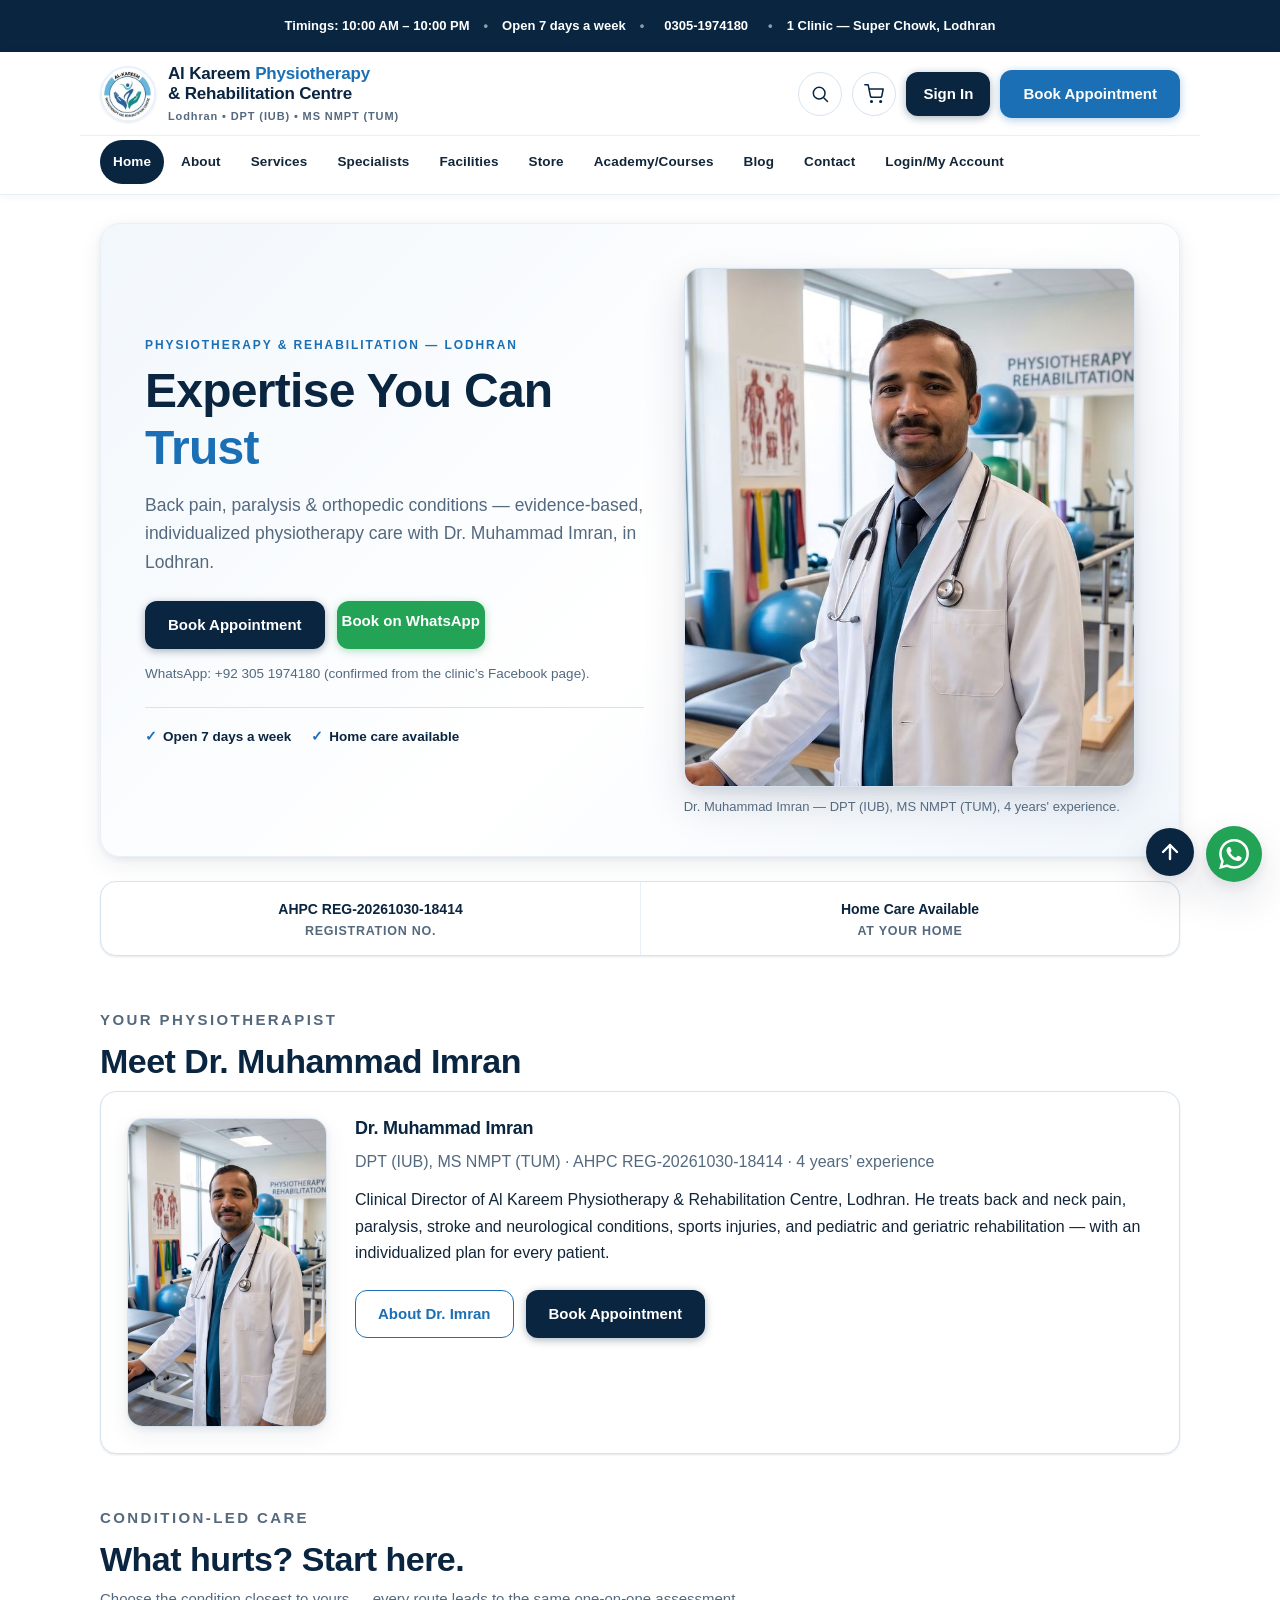
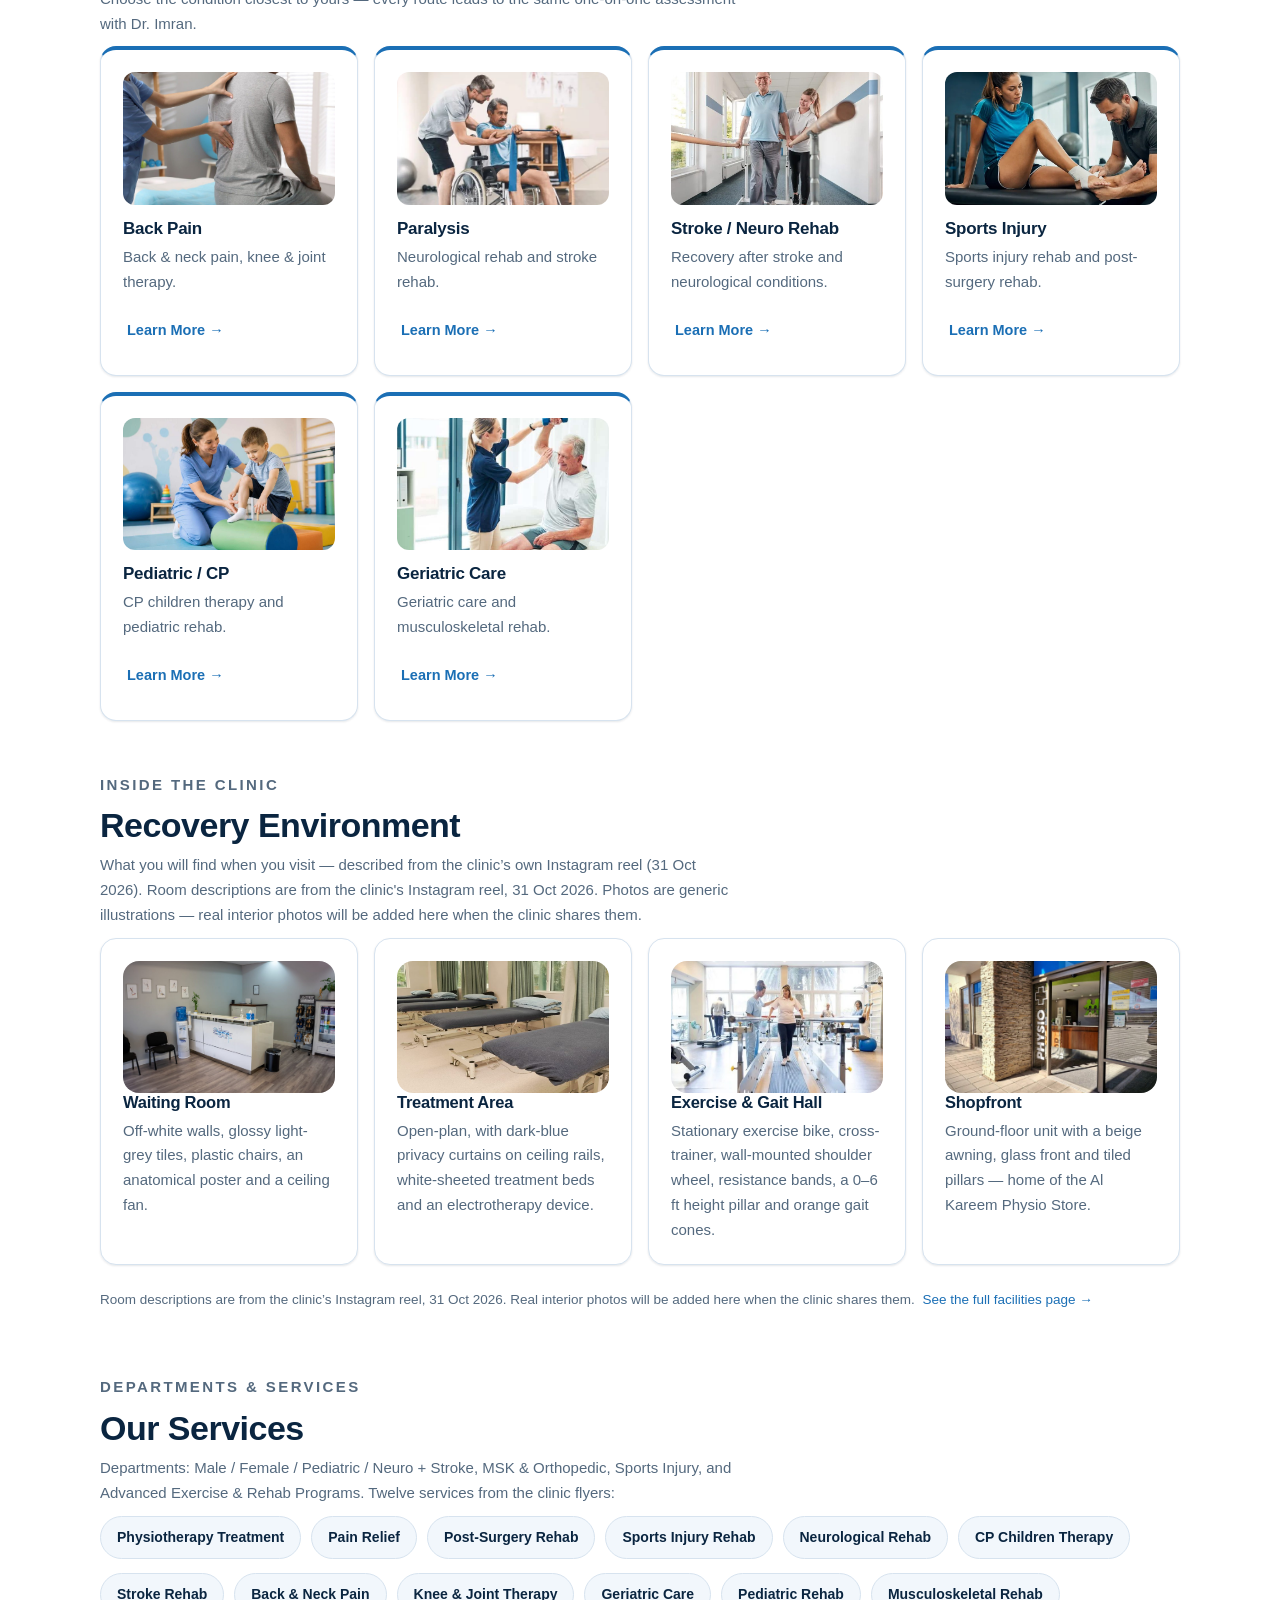
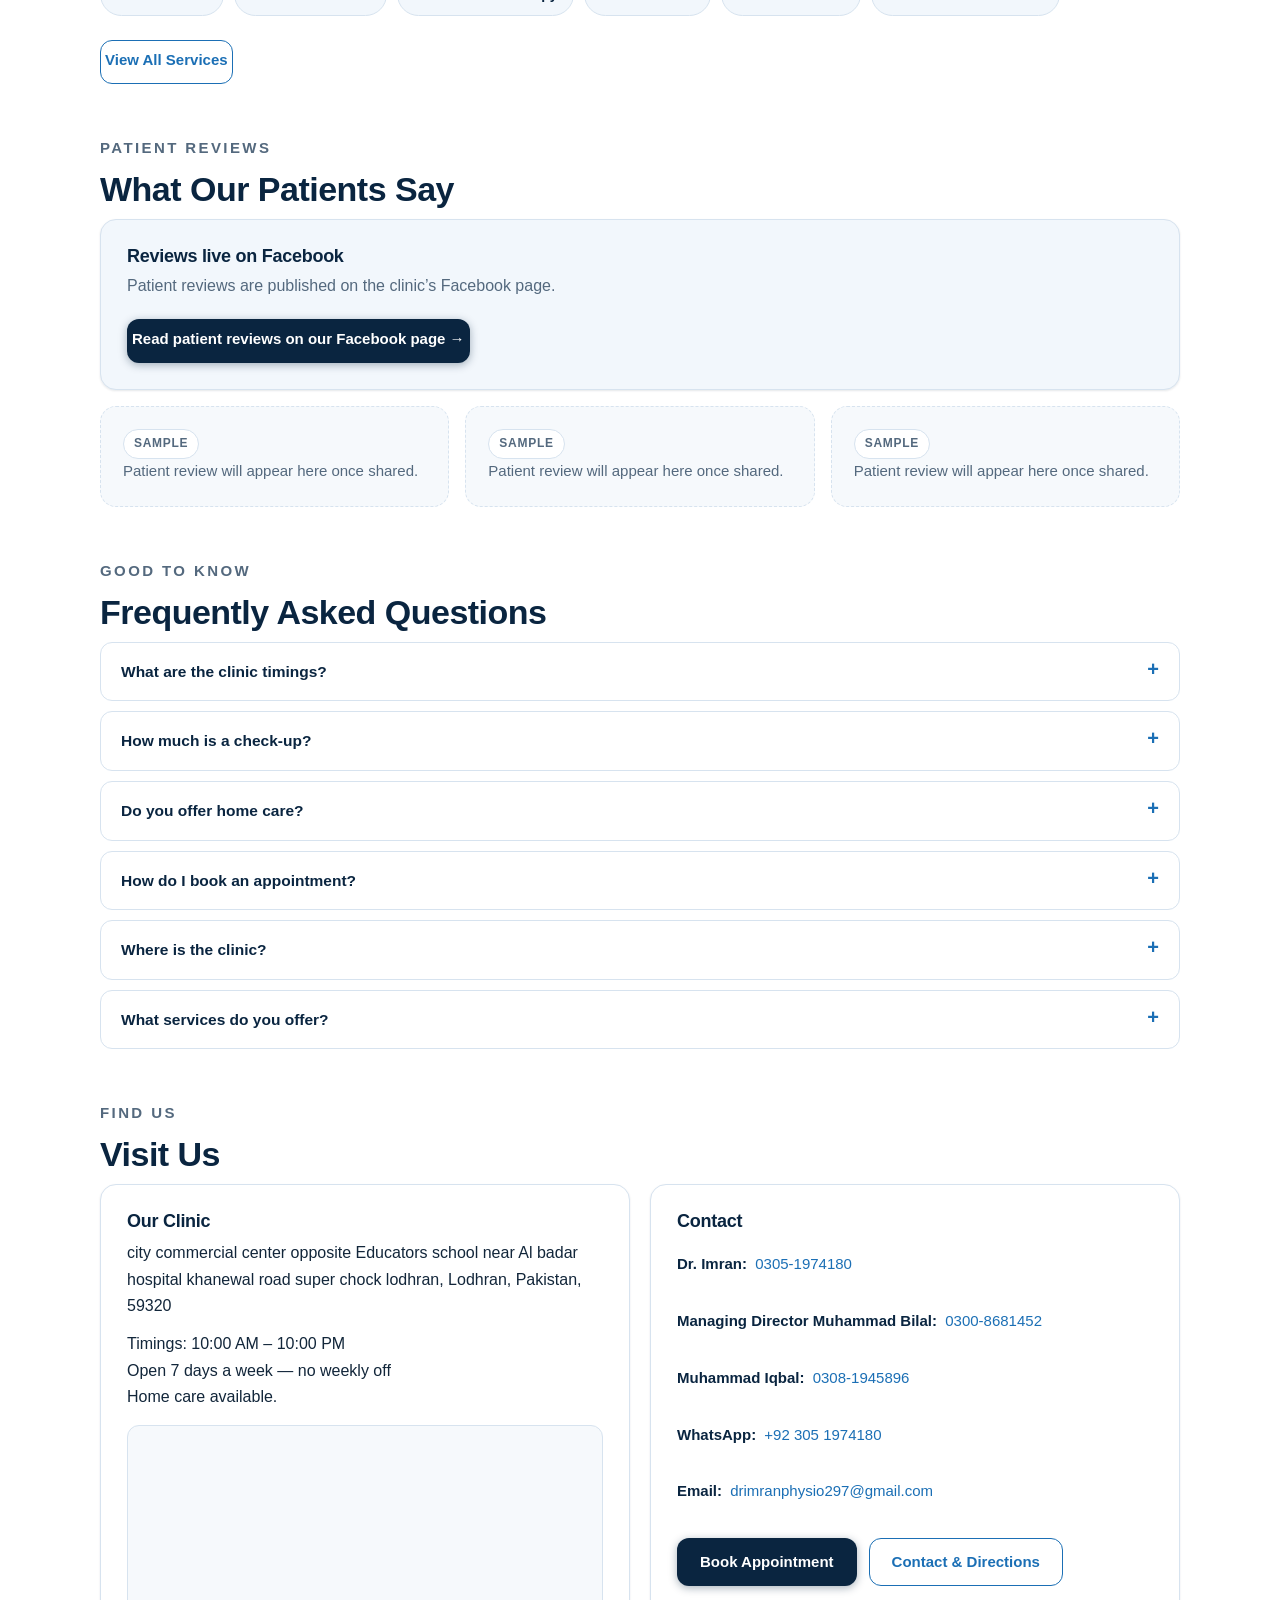
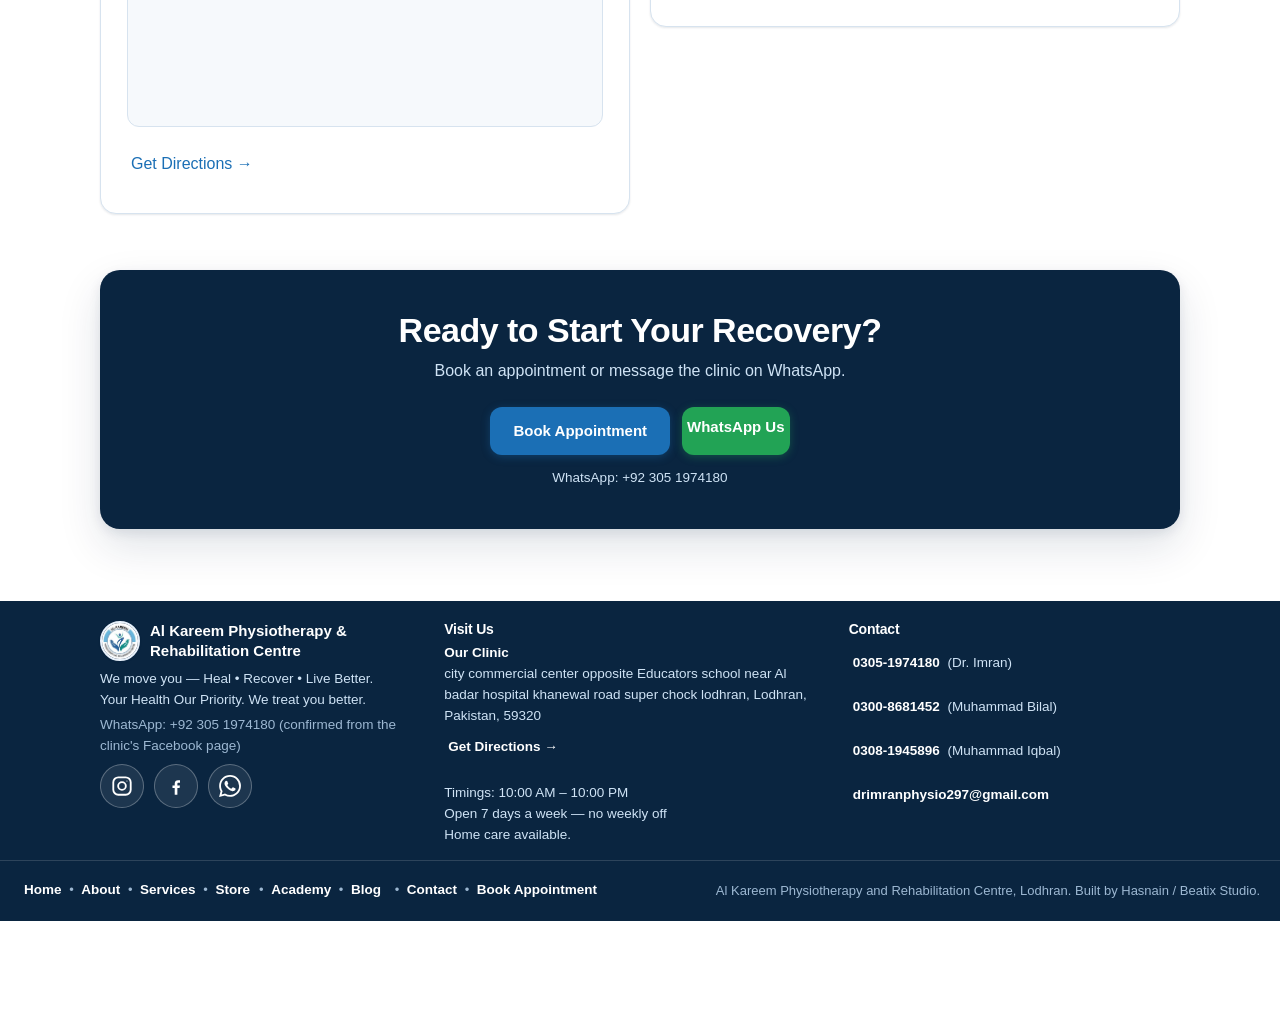
<file: index.html>
<!DOCTYPE html>
<html lang="en">
<head>
<meta charset="UTF-8">
<meta name="viewport" content="width=device-width, initial-scale=1.0">
<title>Home | Al Kareem Physiotherapy &amp; Rehabilitation Centre, Lodhran</title>
<meta name="description" content="Back pain, paralysis & orthopedic conditions — evidence-based, individualized physiotherapy care with Dr. Muhammad Imran, in Lodhran. Open 7 days, 10:00 AM – 10:00 PM.">
<link rel="stylesheet" href="style.css">
<script src="app.js" defer></script>
</head>
<body data-page="home">
<a class="skip-link" href="#main-content">Skip to main content</a>

<div class="topbar" id="top">
  <span>Timings: 10:00 AM – 10:00 PM</span>
  <span class="topbar-dot" aria-hidden="true">&bull;</span>
  <span>Open 7 days a week</span>
  <span class="topbar-dot" aria-hidden="true">&bull;</span>
  <a href="tel:03051974180">0305-1974180</a>
  <span class="topbar-dot" aria-hidden="true">&bull;</span>
  <span>1 Clinic — Super Chowk, Lodhran</span>
</div>

<header class="site">
  <div class="brand-row">
    <a class="brand-link" href="index.html">
      <img class="logo-img" src="logo.jpg" alt="Al Kareem Physiotherapy and Rehabilitation Centre logo" width="56" height="56">
      <span>
        <span class="name">Al Kareem <span>Physiotherapy</span> <br>&amp; Rehabilitation Centre</span>
        <span class="sub">Lodhran &bull; DPT (IUB) &bull; MS NMPT (TUM)</span>
      </span>
    </a>
    <div class="head-actions">
      <button class="icon-btn" id="search-toggle" type="button" aria-label="Search the site" aria-expanded="false">
        <svg viewBox="0 0 24 24" fill="none" stroke="currentColor" stroke-width="1.8" stroke-linecap="round" stroke-linejoin="round" aria-hidden="true"><circle cx="11" cy="11" r="7"/><path d="M21 21l-4.3-4.3"/></svg>
      </button>
      <button class="icon-btn" type="button" data-cart-open aria-label="Open cart">
        <svg viewBox="0 0 24 24" fill="none" stroke="currentColor" stroke-width="1.8" stroke-linecap="round" stroke-linejoin="round" aria-hidden="true"><circle cx="9" cy="21" r="1"/><circle cx="20" cy="21" r="1"/><path d="M1 1h4l2.68 13.39a2 2 0 0 0 2 1.61h9.72a2 2 0 0 0 2-1.61L23 6H6"/></svg>
        <span class="cart-count" hidden>0</span>
      </button>
      <span id="account-area">
        <a class="btn small navy" href="login.html">Sign In</a>
      </span>
      <a class="btn" href="book.html"><span class="book-full">Book Appointment</span><span class="book-short">Book</span></a>
      <button class="icon-btn hamburger-btn" id="hamburger-btn" type="button" aria-label="Open menu" aria-expanded="false">
        <svg viewBox="0 0 24 24" fill="none" stroke="currentColor" stroke-width="2" stroke-linecap="round" aria-hidden="true"><path d="M3 6h18"/><path d="M3 12h18"/><path d="M3 18h18"/></svg>
      </button>
    </div>
  </div>

  <nav class="main-nav" aria-label="Main navigation">
    <a href="index.html" class="active" aria-current="page">Home</a>
    <a href="about.html">About</a>
    <a href="services.html">Services</a>
    <a href="specialists.html">Specialists</a>
    <a href="facilities.html">Facilities</a>
    <a href="store.html">Store</a>
    <a href="academy.html">Academy/Courses</a>
    <a href="blog.html">Blog</a>
    <a href="contact.html">Contact</a>
    <a href="login.html">Login/My Account</a>
  </nav>

  <!-- Header search — expands a full-width row under the header -->
  <div class="search-row" id="global-search-row" hidden>
    <div class="search-row-inner">
      <div class="search-bar">
        <input type="search" id="global-search" placeholder="Search services, products, pages&hellip;" aria-label="Search the site" autocomplete="off">
        <button class="btn outline small" id="search-close" type="button">Close</button>
      </div>
      <div class="search-results" id="global-search-results" aria-live="polite"></div>
    </div>
  </div>
</header>

<!-- Shared overlay (drawer + cart) -->
<div class="overlay" id="overlay" hidden></div>

<!-- Hamburger drawer — slides in from the right -->
<aside class="drawer" id="nav-drawer" aria-label="Menu" hidden>
  <div class="drawer-head">
    <img class="logo-img" src="logo.jpg" alt="Al Kareem Physiotherapy and Rehabilitation Centre logo" width="44" height="44">
    <span class="drawer-title">Al Kareem<br>Physiotherapy</span>
    <button class="icon-btn" id="drawer-close" type="button" aria-label="Close menu">
      <svg viewBox="0 0 24 24" fill="none" stroke="currentColor" stroke-width="2" stroke-linecap="round" aria-hidden="true"><path d="M18 6L6 18"/><path d="M6 6l12 12"/></svg>
    </button>
  </div>
  <nav class="drawer-nav" aria-label="Mobile navigation">
    <a href="index.html" class="active" aria-current="page">Home</a>
    <a href="about.html">About</a>
    <a href="services.html">Services</a>
    <a href="specialists.html">Specialists</a>
    <a href="facilities.html">Facilities</a>
    <a href="store.html">Store</a>
    <a href="academy.html">Academy/Courses</a>
    <a href="blog.html">Blog</a>
    <a href="contact.html">Contact</a>
    <a href="login.html">Login/My Account</a>
  </nav>
  <div class="drawer-account" data-show-when="logged-out">
    <a class="btn navy" href="login.html">Sign In</a>
  </div>
  <div class="drawer-account" data-show-when="logged-in" hidden>
    <p style="font-size:14px;color:var(--navy);font-weight:700;">Signed in as <span data-account-name></span> (<span data-account-role></span> demo)</p>
    <a class="btn navy" href="login.html">My Account</a>
    <p style="margin-top:10px;"><button class="link-btn" type="button" data-demo-logout>Log out</button></p>
  </div>
  <div class="drawer-book">
    <a class="btn" href="book.html">Book Appointment</a>
  </div>
  <div class="drawer-contact">
    <a href="tel:03051974180">0305-1974180</a> &bull; <a href="tel:03008681452">0300-8681452</a><br>
    Timings: 10:00 AM – 10:00 PM<br>
    Open 7 days a week<br>
    1 Clinic — Super Chowk, Lodhran
  </div>
</aside>

<!-- Cart drawer — slides in from the right -->
<aside class="cart-drawer" id="cart-drawer" aria-label="Cart" hidden>
  <div class="cart-drawer-head">
    <h2>Your Cart</h2>
    <button class="icon-btn" id="cart-close" type="button" aria-label="Close cart">
      <svg viewBox="0 0 24 24" fill="none" stroke="currentColor" stroke-width="2" stroke-linecap="round" aria-hidden="true"><path d="M18 6L6 18"/><path d="M6 6l12 12"/></svg>
    </button>
  </div>
  <div class="cart-drawer-body" id="cart-drawer-body">
    <!-- Rendered by app.js: cart lines + order summary (subtotal = Rs 850 × qty). -->
  </div>
  <div class="cart-drawer-foot" id="cart-drawer-foot" hidden>
    <button class="btn" id="place-order-demo" type="button">Place order (Demo)</button>
    <p class="cart-note">Demo — no payment step. Nothing is ordered.</p>
  </div>
</aside>
<!-- ===== HEADER BLOCK — copy ends here ===== -->

<main id="main-content">
  <section class="hero">
    <div class="hero-copy">
      <p class="eyebrow">Physiotherapy &amp; Rehabilitation &mdash; Lodhran</p>
      <h1>Expertise You Can <span class="accent">Trust</span></h1>
      <p class="lead">Back pain, paralysis &amp; orthopedic conditions &mdash; evidence-based, individualized physiotherapy care with Dr. Muhammad Imran, in Lodhran.</p>
      <div class="hero-actions">
        <a class="btn navy" href="book.html">Book Appointment</a>
        <a class="btn wa-btn" href="https://wa.me/923051974180">Book on WhatsApp</a>
      </div>
      <p class="note wa-note">WhatsApp: +92 305 1974180 (confirmed from the clinic&rsquo;s Facebook page).</p>
      <div class="hero-facts">
        <span><span class="dot" aria-hidden="true">&#10003;</span> Open 7 days a week</span>
        <span><span class="dot" aria-hidden="true">&#10003;</span> Home care available</span>
      </div>
    </div>
    <figure class="hero-media">
      <img src="doctor-web.jpg" alt="Dr. Muhammad Imran, physiotherapist at Al Kareem Physiotherapy and Rehabilitation Centre" width="720" height="1118" fetchpriority="high">
      <figcaption>Dr. Muhammad Imran — DPT (IUB), MS NMPT (TUM), 4 years' experience.</figcaption>
    </figure>
  </section>

  <section class="trust" aria-label="Credentials">
    <ul class="trust-strip trust-strip--2">
      <li class="t">AHPC REG-20261030-18414<span class="t-sub">Registration No.</span></li>
      <li class="t">Home Care Available<span class="t-sub">At your home</span></li>
    </ul>
  </section>

  <section class="doctor-strip">
    <div class="section-head">
      <p class="eyebrow">Your physiotherapist</p>
      <h2>Meet Dr. Muhammad Imran</h2>
    </div>
    <div class="panel">
      <div class="specialist-card">
        <img src="doctor-web.jpg" alt="Dr. Muhammad Imran, physiotherapist at Al Kareem Physiotherapy and Rehabilitation Centre" width="720" height="1118">
        <div>
          <h3>Dr. Muhammad Imran</h3>
          <p class="muted">DPT (IUB), MS NMPT (TUM) &middot; AHPC REG-20261030-18414 &middot; 4 years&rsquo; experience</p>
          <p>Clinical Director of Al Kareem Physiotherapy &amp; Rehabilitation Centre, Lodhran. He treats back and neck pain, paralysis, stroke and neurological conditions, sports injuries, and pediatric and geriatric rehabilitation — with an individualized plan for every patient.</p>
          <div class="hero-actions"><a class="btn outline" href="about.html">About Dr. Imran</a> <a class="btn navy" href="book.html">Book Appointment</a></div>
        </div>
      </div>
    </div>
  </section>

  <section class="conditions">
    <div class="section-head">
      <p class="eyebrow">Condition-led care</p>
      <h2>What hurts? Start here.</h2>
      <p class="section-intro">Choose the condition closest to yours — every route leads to the same one-on-one assessment with Dr. Imran.</p>
    </div>
    <div class="cards">
      <article class="card condition-card">
        <img class="card-media" src="images/back-neck.jpg" alt="Photo for illustration — Back Pain" loading="lazy">
        <h3>Back Pain</h3>
        <p>Back &amp; neck pain, knee &amp; joint therapy.</p>
        <a class="link-btn" href="services.html">Learn More &rarr;</a>
      </article>
      <article class="card condition-card">
        <img class="card-media" src="images/cond-paralysis.jpg" alt="Photo for illustration — Paralysis" loading="lazy">
        <h3>Paralysis</h3>
        <p>Neurological rehab and stroke rehab.</p>
        <a class="link-btn" href="services.html">Learn More &rarr;</a>
      </article>
      <article class="card condition-card">
        <img class="card-media" src="images/neuro-rehab.jpg" alt="Photo for illustration — Stroke / Neuro Rehab" loading="lazy">
        <h3>Stroke / Neuro Rehab</h3>
        <p>Recovery after stroke and neurological conditions.</p>
        <a class="link-btn" href="services.html">Learn More &rarr;</a>
      </article>
      <article class="card condition-card">
        <img class="card-media" src="images/sports-injury.jpg" alt="Photo for illustration — Sports Injury" loading="lazy">
        <h3>Sports Injury</h3>
        <p>Sports injury rehab and post-surgery rehab.</p>
        <a class="link-btn" href="services.html">Learn More &rarr;</a>
      </article>
      <article class="card condition-card">
        <img class="card-media" src="images/pediatric.jpg" alt="Photo for illustration — Pediatric / CP" loading="lazy">
        <h3>Pediatric / CP</h3>
        <p>CP children therapy and pediatric rehab.</p>
        <a class="link-btn" href="services.html">Learn More &rarr;</a>
      </article>
      <article class="card condition-card">
        <img class="card-media" src="images/geriatric.jpg" alt="Photo for illustration — Geriatric Care" loading="lazy">
        <h3>Geriatric Care</h3>
        <p>Geriatric care and musculoskeletal rehab.</p>
        <a class="link-btn" href="services.html">Learn More &rarr;</a>
      </article>
    </div>
  </section>

  <section class="recovery">
    <div class="section-head">
      <p class="eyebrow">Inside the clinic</p>
      <h2>Recovery Environment</h2>
      <p class="section-intro">What you will find when you visit — described from the clinic&rsquo;s own Instagram reel (31 Oct 2026). Room descriptions are from the clinic's Instagram reel, 31 Oct 2026. Photos are generic illustrations — real interior photos will be added here when the clinic shares them.</p>
    </div>
    <ul class="recovery-grid">
      <li>
        <img class="room-photo" src="images/room-waiting.jpg" alt="Photo for illustration — Waiting Room" loading="lazy">
        <h3>Waiting Room</h3>
        <p>Off-white walls, glossy light-grey tiles, plastic chairs, an anatomical poster and a ceiling fan.</p>
      </li>
      <li>
        <img class="room-photo" src="images/room-treatment.jpg" alt="Photo for illustration — Treatment Area" loading="lazy">
        <h3>Treatment Area</h3>
        <p>Open-plan, with dark-blue privacy curtains on ceiling rails, white-sheeted treatment beds and an electrotherapy device.</p>
      </li>
      <li>
        <img class="room-photo" src="images/rehab-gym.jpg" alt="Photo for illustration — Exercise &amp; Gait Hall" loading="lazy">
        <h3>Exercise &amp; Gait Hall</h3>
        <p>Stationary exercise bike, cross-trainer, wall-mounted shoulder wheel, resistance bands, a 0&ndash;6 ft height pillar and orange gait cones.</p>
      </li>
      <li>
        <img class="room-photo" src="images/room-shopfront.jpg" alt="Photo for illustration — Shopfront" loading="lazy">
        <h3>Shopfront</h3>
        <p>Ground-floor unit with a beige awning, glass front and tiled pillars — home of the Al Kareem Physio Store.</p>
      </li>
    </ul>
    <p class="recovery-note">Room descriptions are from the clinic&rsquo;s Instagram reel, 31 Oct 2026. Real interior photos will be added here when the clinic shares them. <a href="facilities.html">See the full facilities page &rarr;</a></p>
  </section>

  <section class="services-preview">
    <div class="section-head">
      <p class="eyebrow">Departments &amp; services</p>
      <h2>Our Services</h2>
      <p class="section-intro">Departments: Male / Female / Pediatric / Neuro + Stroke, MSK &amp; Orthopedic, Sports Injury, and Advanced Exercise &amp; Rehab Programs. Twelve services from the clinic flyers:</p>
    </div>
    <ul class="chips">
      <li class="chip">Physiotherapy Treatment</li>
      <li class="chip">Pain Relief</li>
      <li class="chip">Post-Surgery Rehab</li>
      <li class="chip">Sports Injury Rehab</li>
      <li class="chip">Neurological Rehab</li>
      <li class="chip">CP Children Therapy</li>
      <li class="chip">Stroke Rehab</li>
      <li class="chip">Back &amp; Neck Pain</li>
      <li class="chip">Knee &amp; Joint Therapy</li>
      <li class="chip">Geriatric Care</li>
      <li class="chip">Pediatric Rehab</li>
      <li class="chip">Musculoskeletal Rehab</li>
    </ul>
    <p><a class="btn outline" href="services.html">View All Services</a></p>
  </section>

  <section class="testimonials">
    <div class="section-head">
      <p class="eyebrow">Patient reviews</p>
      <h2>What Our Patients Say</h2>
    </div>
    <div class="panel reviews-fallback">
      <h3>Reviews live on Facebook</h3>
      <p>Patient reviews are published on the clinic&rsquo;s Facebook page.</p>
      <p><a class="btn navy" href="https://facebook.com/people/Al-Kareem-Medical-Physio-Store/100086538205155/" target="_blank" rel="noopener">Read patient reviews on our Facebook page &rarr;</a></p>
    </div>
    <div class="reviews-grid">
      <article class="card review-placeholder">
        <p><span class="review-sample-tag">Sample</span></p>
        <p>Patient review will appear here once shared.</p>
      </article>
      <article class="card review-placeholder">
        <p><span class="review-sample-tag">Sample</span></p>
        <p>Patient review will appear here once shared.</p>
      </article>
      <article class="card review-placeholder">
        <p><span class="review-sample-tag">Sample</span></p>
        <p>Patient review will appear here once shared.</p>
      </article>
    </div>
  </section>

  <section class="faq-section">
    <div class="section-head">
      <p class="eyebrow">Good to know</p>
      <h2>Frequently Asked Questions</h2>
    </div>
    <div class="faq-list">
      <details class="faq">
        <summary>What are the clinic timings?</summary>
        <p>The clinic is open 10:00 AM – 10:00 PM, 7 days a week — there is no weekly off.</p>
      </details>
      <details class="faq">
        <summary>How much is a check-up?</summary>
        <p>Check-up fee is Rs. 700 and follow-up fee is Rs. 500, as shown on the fee notice in the clinic&rsquo;s reel.</p>
      </details>
      <details class="faq">
        <summary>Do you offer home care?</summary>
        <p>Yes — home care is available. Call 0305-1974180 or message on WhatsApp to arrange it.</p>
      </details>
      <details class="faq">
        <summary>How do I book an appointment?</summary>
        <p>Call 0305-1974180, message the clinic on WhatsApp (+92 305 1974180), or fill in the booking form on this site. The online form is a preview, so please confirm your slot by call or WhatsApp.</p>
      </details>
      <details class="faq">
        <summary>Where is the clinic?</summary>
        <p>city commercial center opposite Educators school near Al badar hospital khanewal road super chock lodhran, Lodhran, Pakistan, 59320 — at Super Chowk, Lodhran. <a href="https://www.google.com/maps/dir/29.5260109,71.6148191/Al-Kareem+Physiotherapy+and+Rehabilitation,+City+Commercial+Center,+Super+Chowk,+near+Al-Badr+Orthopedic+Hospital,+Lodhr%C4%81n,+59320,+Pakistan/@29.3739324,71.7503853,15952m/data=!3m2!1e3!4b1!4m10!4m9!1m1!4e1!1m5!1m1!1s0x393b9f002cf3f8af:0xa4c2ab6760b48bb6!2m2!1d71.6392052!2d29.519655!3e9?entry=ttu&amp;g_ep=EgoyMDI2MTExOC4xIKXMDSoASAFQAw%3D%3D" target="_blank" rel="noopener">Get Directions &rarr;</a></p>
      </details>
      <details class="faq">
        <summary>What services do you offer?</summary>
        <p>Departments cover Male / Female / Pediatric / Neuro + Stroke, MSK &amp; Orthopedic, Sports Injury, and Advanced Exercise &amp; Rehab Programs — including back and neck pain, paralysis and stroke rehab, post-surgery rehab, and pediatric and geriatric care. <a href="services.html">See all services &rarr;</a></p>
      </details>
    </div>
  </section>

  <section class="branches">
    <div class="section-head">
      <p class="eyebrow">Find us</p>
      <h2>Visit Us</h2>
    </div>
    <div class="split">
      <article class="panel branch-card">
        <h3>Our Clinic</h3>
        <p>city commercial center opposite Educators school near Al badar hospital khanewal road super chock lodhran, Lodhran, Pakistan, 59320</p>
        <p>Timings: 10:00 AM – 10:00 PM<br>Open 7 days a week — no weekly off<br>Home care available.</p>
        <div class="map-frame"><iframe title="Map — Al Kareem Physiotherapy and Rehabilitation Centre, Super Chowk, Lodhran" src="https://maps.google.com/maps?q=29.519655,71.6392052&amp;output=embed" loading="lazy" referrerpolicy="no-referrer-when-downgrade" allowfullscreen></iframe></div>
        <p><a href="https://www.google.com/maps/dir/29.5260109,71.6148191/Al-Kareem+Physiotherapy+and+Rehabilitation,+City+Commercial+Center,+Super+Chowk,+near+Al-Badr+Orthopedic+Hospital,+Lodhr%C4%81n,+59320,+Pakistan/@29.3739324,71.7503853,15952m/data=!3m2!1e3!4b1!4m10!4m9!1m1!4e1!1m5!1m1!1s0x393b9f002cf3f8af:0xa4c2ab6760b48bb6!2m2!1d71.6392052!2d29.519655!3e9?entry=ttu&amp;g_ep=EgoyMDI2MTExOC4xIKXMDSoASAFQAw%3D%3D" target="_blank" rel="noopener">Get Directions &rarr;</a></p>
      </article>
      <article class="panel">
        <h3>Contact</h3>
        <ul class="contact-details">
          <li><strong>Dr. Imran:</strong> <a href="tel:03051974180">0305-1974180</a></li>
          <li><strong>Managing Director Muhammad Bilal:</strong> <a href="tel:03008681452">0300-8681452</a></li>
          <li><strong>Muhammad Iqbal:</strong> <a href="tel:03081945896">0308-1945896</a></li>
          <li><strong>WhatsApp:</strong> <a href="https://wa.me/923051974180">+92 305 1974180</a></li>
          <li><strong>Email:</strong> <a href="mailto:drimranphysio297@gmail.com">drimranphysio297@gmail.com</a></li>
        </ul>
        <div class="hero-actions"><a class="btn navy" href="book.html">Book Appointment</a> <a class="btn outline" href="contact.html">Contact &amp; Directions</a></div>
      </article>
    </div>
  </section>

  <section class="cta-band">
    <h2>Ready to Start Your Recovery?</h2>
    <p>Book an appointment or message the clinic on WhatsApp.</p>
    <div class="cta-actions">
      <a class="btn" href="book.html">Book Appointment</a>
      <a class="btn wa-btn" href="https://wa.me/923051974180">WhatsApp Us</a>
    </div>
    <p class="cta-note">WhatsApp: +92 305 1974180</p>
  </section>
</main>

<a class="wa-float" href="https://wa.me/923051974180" target="_blank" rel="noopener" aria-label="Chat on WhatsApp">
  <svg viewBox="0 0 24 24" fill="currentColor" aria-hidden="true"><path d="M17.472 14.382c-.297-.149-1.758-.867-2.03-.967-.273-.099-.471-.148-.67.15-.197.297-.767.966-.94 1.164-.173.199-.347.223-.644.075-.297-.15-1.255-.463-2.39-1.475-.883-.788-1.48-1.761-1.653-2.059-.173-.297-.018-.458.13-.606.134-.133.298-.347.446-.52.149-.174.198-.298.298-.497.099-.198.05-.371-.025-.52-.075-.149-.669-1.612-.916-2.207-.242-.579-.487-.5-.669-.51-.173-.008-.371-.01-.57-.01-.198 0-.52.074-.792.372-.272.297-1.04 1.016-1.04 2.479 0 1.462 1.065 2.875 1.213 3.074.149.198 2.096 3.2 5.077 4.487.709.306 1.262.489 1.694.625.712.227 1.36.195 1.871.118.571-.085 1.758-.719 2.006-1.413.248-.694.248-1.289.173-1.413-.074-.124-.272-.198-.57-.347m-5.421 7.403h-.004a9.87 9.87 0 0 1-5.031-1.378l-.361-.214-3.741.982.998-3.648-.235-.374a9.86 9.86 0 0 1-1.51-5.26c.001-5.45 4.436-9.884 9.888-9.884 2.64 0 5.122 1.03 6.988 2.898a9.825 9.825 0 0 1 2.893 6.994c-.003 5.45-4.437 9.884-9.885 9.884m8.413-18.297A11.815 11.815 0 0 0 12.05 0C5.495 0 .16 5.335.157 11.892c0 2.096.547 4.142 1.588 5.945L.057 24l6.305-1.654a11.882 11.882 0 0 0 5.683 1.448h.005c6.554 0 11.89-5.335 11.893-11.893a11.821 11.821 0 0 0-3.48-8.413Z"/></svg>
</a>

<div class="sticky-bar">
  <a class="btn" href="book.html">Book Appointment</a>
  <a class="btn outline" href="tel:03051974180">Call Clinic</a>
</div>

<footer>
  <div class="foot-inner">
    <div class="foot-col">
      <div class="foot-brand">
        <img class="logo-img" src="logo.jpg" alt="Al Kareem Physiotherapy and Rehabilitation Centre logo" width="56" height="56">
        <span class="foot-name">Al Kareem Physiotherapy &amp; Rehabilitation Centre</span>
      </div>
      <p class="foot-tag">We move you &mdash; Heal &bull; Recover &bull; Live Better.<br>Your Health Our Priority. We treat you better.</p>
      <p class="foot-note">WhatsApp: +92 305 1974180 (confirmed from the clinic's Facebook page)</p>
      <ul class="social-icons" aria-label="Follow us">
        <li><a class="social-icon" href="https://www.instagram.com/al_kareem.physio_rehab/" target="_blank" rel="noopener" aria-label="Instagram"><svg viewBox="0 0 24 24" fill="none" stroke="currentColor" stroke-width="2" stroke-linecap="round" stroke-linejoin="round" aria-hidden="true"><rect x="2.5" y="2.5" width="19" height="19" rx="5.5"/><circle cx="12" cy="12" r="4.2"/><circle cx="17.4" cy="6.6" r="0.6" fill="currentColor" stroke="none"/></svg></a></li>
        <li><a class="social-icon" href="https://facebook.com/people/Al-Kareem-Medical-Physio-Store/100086538205155/" target="_blank" rel="noopener" aria-label="Facebook"><svg viewBox="0 0 24 24" fill="currentColor" aria-hidden="true"><path d="M13.5 21.5v-7.2h2.42l.36-2.8H13.5V9.7c0-.81.23-1.36 1.38-1.36h1.48V5.83c-.26-.03-1.14-.11-2.16-.11-2.14 0-3.6 1.3-3.6 3.7v2.08H8.18v2.8h2.42v7.2h2.9z"/></svg></a></li>
        <li><a class="social-icon" href="https://wa.me/923051974180" target="_blank" rel="noopener" aria-label="WhatsApp"><svg viewBox="0 0 24 24" fill="currentColor" aria-hidden="true"><path d="M17.472 14.382c-.297-.149-1.758-.867-2.03-.967-.273-.099-.471-.148-.67.15-.197.297-.767.966-.94 1.164-.173.199-.347.223-.644.075-.297-.15-1.255-.463-2.39-1.475-.883-.788-1.48-1.761-1.653-2.059-.173-.297-.018-.458.13-.606.134-.133.298-.347.446-.52.149-.174.198-.298.298-.497.099-.198.05-.371-.025-.52-.075-.149-.669-1.612-.916-2.207-.242-.579-.487-.5-.669-.51-.173-.008-.371-.01-.57-.01-.198 0-.52.074-.792.372-.272.297-1.04 1.016-1.04 2.479 0 1.462 1.065 2.875 1.213 3.074.149.198 2.096 3.2 5.077 4.487.709.306 1.262.489 1.694.625.712.227 1.36.195 1.871.118.571-.085 1.758-.719 2.006-1.413.248-.694.248-1.289.173-1.413-.074-.124-.272-.198-.57-.347m-5.421 7.403h-.004a9.87 9.87 0 01-5.031-1.378l-.361-.214-3.741.982.998-3.648-.235-.374a9.86 9.86 0 01-1.51-5.26c.001-5.45 4.436-9.884 9.888-9.884 2.64 0 5.122 1.03 6.988 2.898a9.825 9.825 0 012.893 6.994c-.003 5.45-4.437 9.884-9.885 9.884m8.413-18.297A11.815 11.815 0 0012.05 0C5.495 0 .16 5.335.157 11.892c0 2.096.547 4.142 1.588 5.945L.057 24l6.305-1.654a11.882 11.882 0 005.683 1.448h.005c6.554 0 11.89-5.335 11.893-11.893a11.821 11.821 0 00-3.48-8.413Z"/></svg></a></li>
      </ul>
    </div>
    <div class="foot-col">
      <h3>Visit Us</h3>
      <p><strong>Our Clinic</strong><br>city commercial center opposite Educators school near Al badar hospital khanewal road super chock lodhran, Lodhran, Pakistan, 59320<br><a href="https://www.google.com/maps/dir/29.5260109,71.6148191/Al-Kareem+Physiotherapy+and+Rehabilitation,+City+Commercial+Center,+Super+Chowk,+near+Al-Badr+Orthopedic+Hospital,+Lodhr%C4%81n,+59320,+Pakistan/@29.3739324,71.7503853,15952m/data=!3m2!1e3!4b1!4m10!4m9!1m1!4e1!1m5!1m1!1s0x393b9f002cf3f8af:0xa4c2ab6760b48bb6!2m2!1d71.6392052!2d29.519655!3e9?entry=ttu&amp;g_ep=EgoyMDI2MTExOC4xIKXMDSoASAFQAw%3D%3D" target="_blank" rel="noopener">Get Directions &rarr;</a></p>
      <p class="foot-hours">Timings: 10:00 AM &ndash; 10:00 PM<br>Open 7 days a week &mdash; no weekly off<br>Home care available.</p>
    </div>
    <div class="foot-col">
      <h3>Contact</h3>
      <p class="foot-phones"><span><a href="tel:03051974180">0305-1974180</a> (Dr. Imran)</span><span><a href="tel:03008681452">0300-8681452</a> (Muhammad Bilal)</span><span><a href="tel:03081945896">0308-1945896</a> (Muhammad Iqbal)</span></p>
      <p class="foot-mail"><a href="mailto:drimranphysio297@gmail.com">drimranphysio297@gmail.com</a></p>
    </div>
  </div>
  <div class="bottom">
    <nav class="foot-nav" aria-label="Footer">
      <a href="index.html">Home</a> &bull; <a href="about.html">About</a> &bull; <a href="services.html">Services</a> &bull; <a href="store.html">Store</a> &bull; <a href="academy.html">Academy</a> &bull; <a href="blog.html">Blog</a> &bull; <a href="contact.html">Contact</a> &bull; <a href="book.html">Book Appointment</a>
    </nav>
    <p class="foot-credit">Al Kareem Physiotherapy and Rehabilitation Centre, Lodhran. Built by Hasnain / Beatix Studio.</p>
  </div>
</footer>


<a class="back-to-top" href="#top" aria-label="Back to top"><svg viewBox="0 0 24 24" fill="none" stroke="currentColor" stroke-width="2.4" stroke-linecap="round" stroke-linejoin="round" aria-hidden="true"><path d="M12 19V5"/><path d="M5 12l7-7 7 7"/></svg></a>
</body>
</html>
</file>
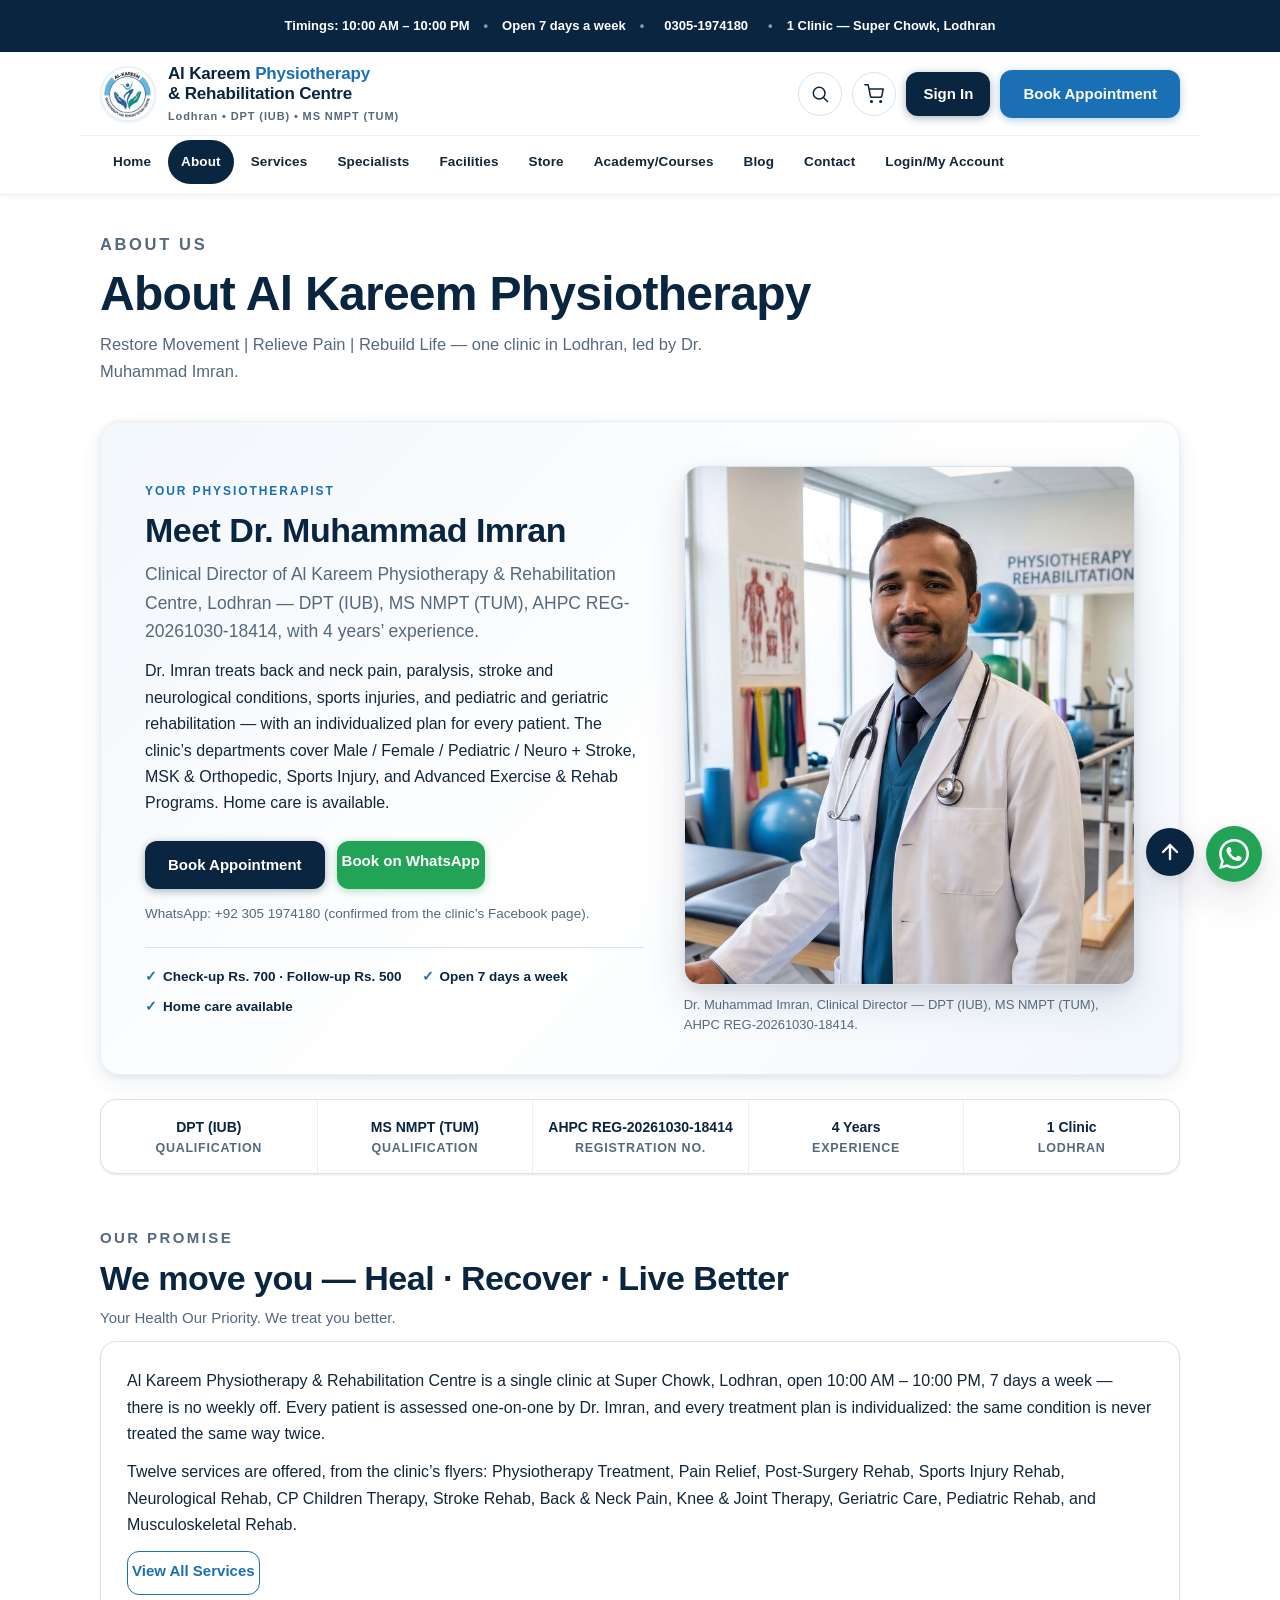
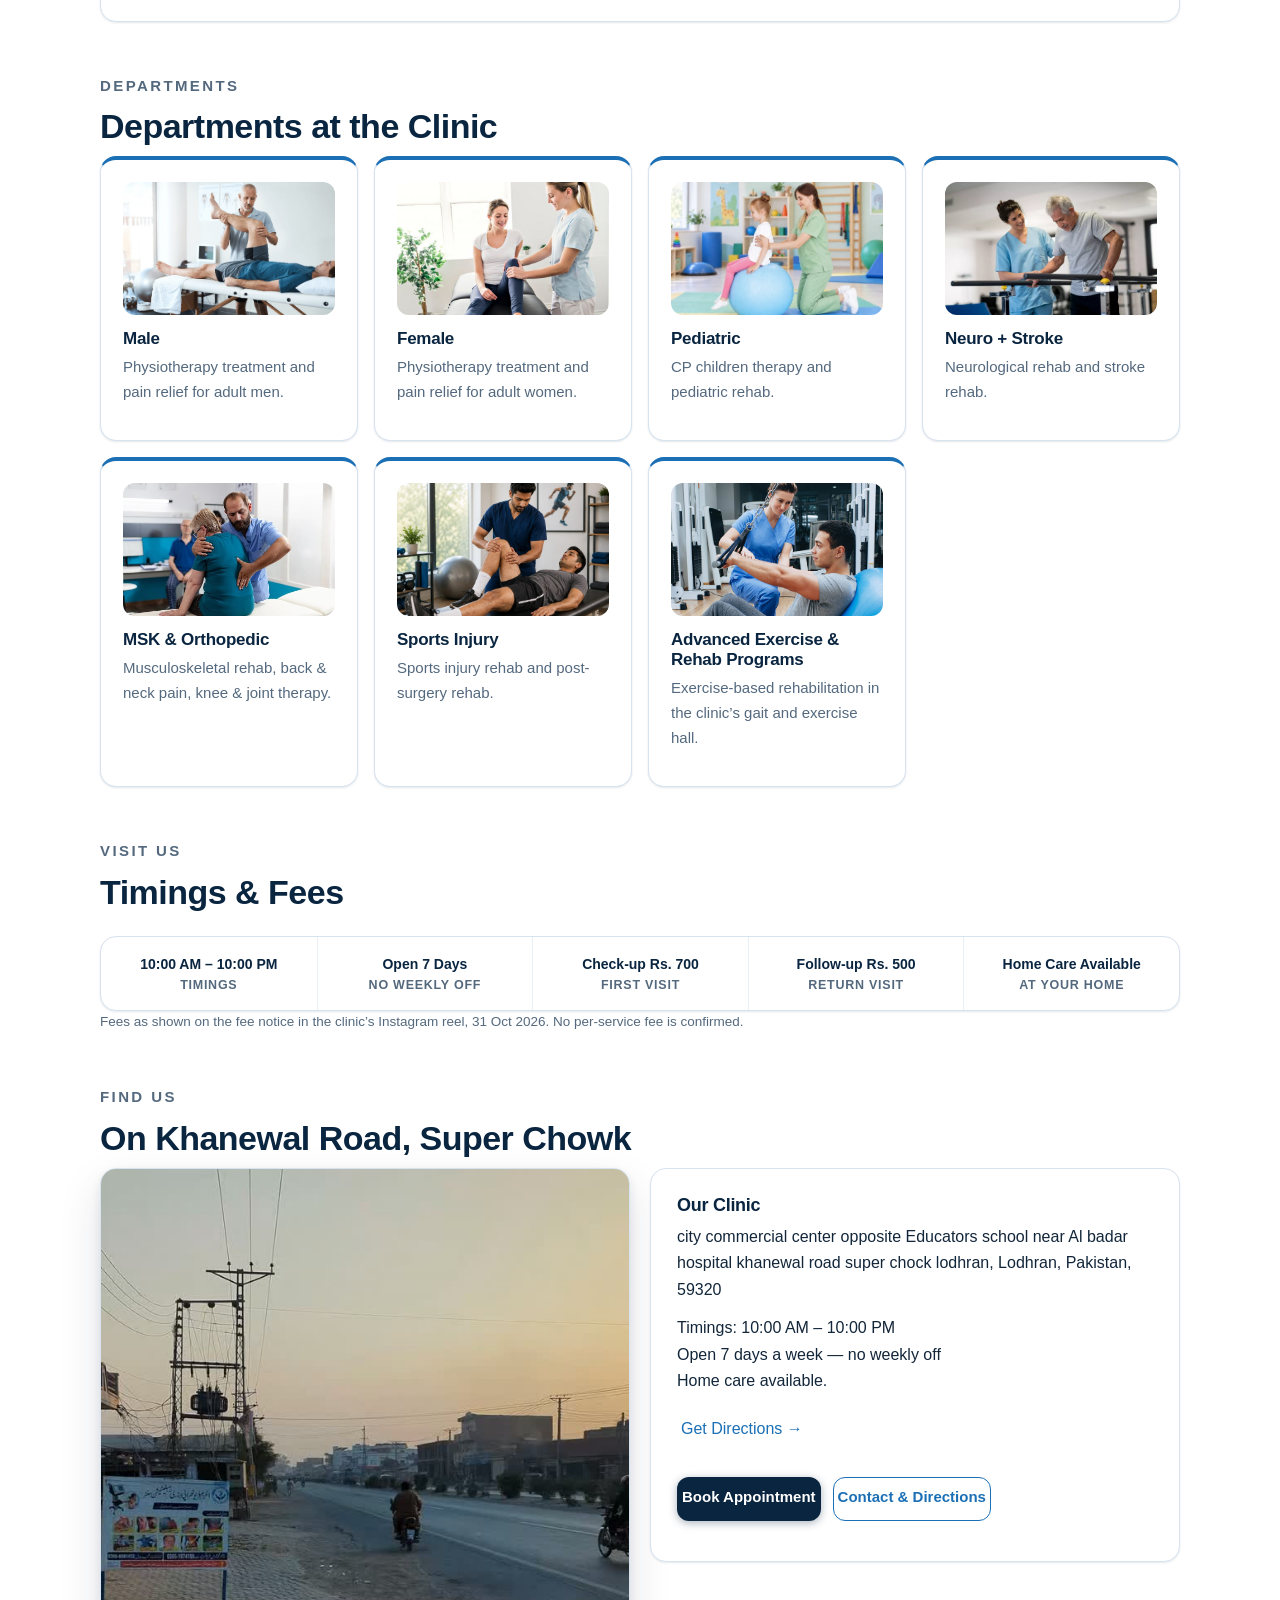
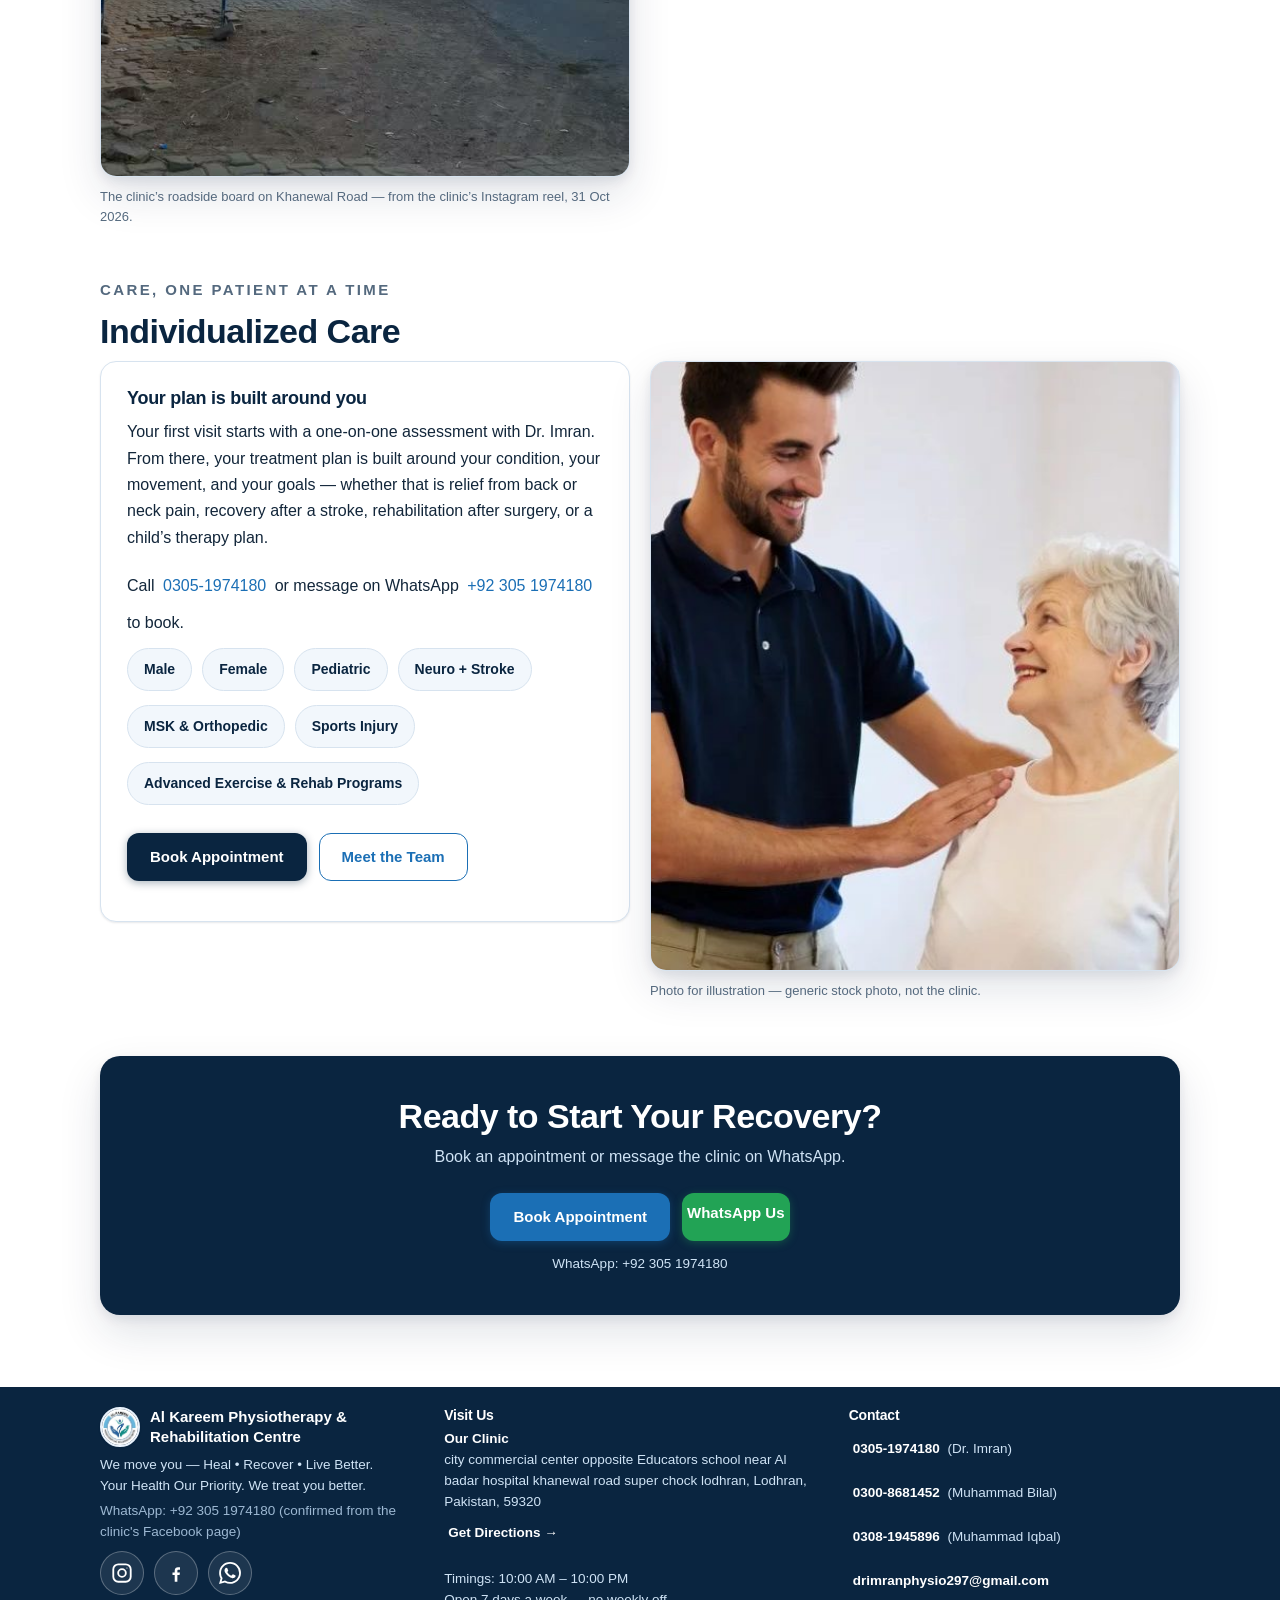
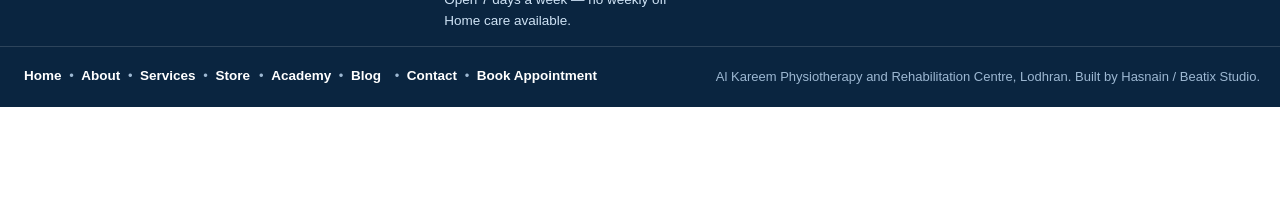
<file: about.html>
<!DOCTYPE html>
<html lang="en">
<head>
<meta charset="UTF-8">
<meta name="viewport" content="width=device-width, initial-scale=1.0">
<title>About | Al Kareem Physiotherapy & Rehabilitation Centre, Lodhran</title>
<meta name="description" content="About Al Kareem Physiotherapy and Rehabilitation Centre, Lodhran — Dr. Muhammad Imran, DPT (IUB), MS NMPT (TUM), AHPC REG-20261030-18414. Open 7 days, 10:00 AM – 10:00 PM.">
<link rel="stylesheet" href="style.css">
<script src="app.js" defer></script>
</head>
<body data-page="about">
<a class="skip-link" href="#main-content">Skip to main content</a>

<div class="topbar" id="top">
  <span>Timings: 10:00 AM – 10:00 PM</span>
  <span class="topbar-dot" aria-hidden="true">&bull;</span>
  <span>Open 7 days a week</span>
  <span class="topbar-dot" aria-hidden="true">&bull;</span>
  <a href="tel:03051974180">0305-1974180</a>
  <span class="topbar-dot" aria-hidden="true">&bull;</span>
  <span>1 Clinic — Super Chowk, Lodhran</span>
</div>

<header class="site">
  <div class="brand-row">
    <a class="brand-link" href="index.html">
      <img class="logo-img" src="logo.jpg" alt="Al Kareem Physiotherapy and Rehabilitation Centre logo" width="56" height="56">
      <span>
        <span class="name">Al Kareem <span>Physiotherapy</span> <br>&amp; Rehabilitation Centre</span>
        <span class="sub">Lodhran &bull; DPT (IUB) &bull; MS NMPT (TUM)</span>
      </span>
    </a>
    <div class="head-actions">
      <button class="icon-btn" id="search-toggle" type="button" aria-label="Search the site" aria-expanded="false">
        <svg viewBox="0 0 24 24" fill="none" stroke="currentColor" stroke-width="1.8" stroke-linecap="round" stroke-linejoin="round" aria-hidden="true"><circle cx="11" cy="11" r="7"/><path d="M21 21l-4.3-4.3"/></svg>
      </button>
      <button class="icon-btn" type="button" data-cart-open aria-label="Open cart">
        <svg viewBox="0 0 24 24" fill="none" stroke="currentColor" stroke-width="1.8" stroke-linecap="round" stroke-linejoin="round" aria-hidden="true"><circle cx="9" cy="21" r="1"/><circle cx="20" cy="21" r="1"/><path d="M1 1h4l2.68 13.39a2 2 0 0 0 2 1.61h9.72a2 2 0 0 0 2-1.61L23 6H6"/></svg>
        <span class="cart-count" hidden>0</span>
      </button>
      <span id="account-area">
        <a class="btn small navy" href="login.html">Sign In</a>
      </span>
      <a class="btn" href="book.html"><span class="book-full">Book Appointment</span><span class="book-short">Book</span></a>
      <button class="icon-btn hamburger-btn" id="hamburger-btn" type="button" aria-label="Open menu" aria-expanded="false">
        <svg viewBox="0 0 24 24" fill="none" stroke="currentColor" stroke-width="2" stroke-linecap="round" aria-hidden="true"><path d="M3 6h18"/><path d="M3 12h18"/><path d="M3 18h18"/></svg>
      </button>
    </div>
  </div>

  <nav class="main-nav" aria-label="Main navigation">
    <a href="index.html">Home</a>
    <a href="about.html" class="active" aria-current="page">About</a>
    <a href="services.html">Services</a>
    <a href="specialists.html">Specialists</a>
    <a href="facilities.html">Facilities</a>
    <a href="store.html">Store</a>
    <a href="academy.html">Academy/Courses</a>
    <a href="blog.html">Blog</a>
    <a href="contact.html">Contact</a>
    <a href="login.html">Login/My Account</a>
  </nav>

  <!-- Header search — expands a full-width row under the header -->
  <div class="search-row" id="global-search-row" hidden>
    <div class="search-row-inner">
      <div class="search-bar">
        <input type="search" id="global-search" placeholder="Search services, products, pages&hellip;" aria-label="Search the site" autocomplete="off">
        <button class="btn outline small" id="search-close" type="button">Close</button>
      </div>
      <div class="search-results" id="global-search-results" aria-live="polite"></div>
    </div>
  </div>
</header>

<!-- Shared overlay (drawer + cart) -->
<div class="overlay" id="overlay" hidden></div>

<!-- Hamburger drawer — slides in from the right -->
<aside class="drawer" id="nav-drawer" aria-label="Menu" hidden>
  <div class="drawer-head">
    <img class="logo-img" src="logo.jpg" alt="Al Kareem Physiotherapy and Rehabilitation Centre logo" width="44" height="44">
    <span class="drawer-title">Al Kareem<br>Physiotherapy</span>
    <button class="icon-btn" id="drawer-close" type="button" aria-label="Close menu">
      <svg viewBox="0 0 24 24" fill="none" stroke="currentColor" stroke-width="2" stroke-linecap="round" aria-hidden="true"><path d="M18 6L6 18"/><path d="M6 6l12 12"/></svg>
    </button>
  </div>
  <nav class="drawer-nav" aria-label="Mobile navigation">
    <a href="index.html">Home</a>
    <a href="about.html" class="active" aria-current="page">About</a>
    <a href="services.html">Services</a>
    <a href="specialists.html">Specialists</a>
    <a href="facilities.html">Facilities</a>
    <a href="store.html">Store</a>
    <a href="academy.html">Academy/Courses</a>
    <a href="blog.html">Blog</a>
    <a href="contact.html">Contact</a>
    <a href="login.html">Login/My Account</a>
  </nav>
  <div class="drawer-account" data-show-when="logged-out">
    <a class="btn navy" href="login.html">Sign In</a>
  </div>
  <div class="drawer-account" data-show-when="logged-in" hidden>
    <p>Signed in as <span data-account-name></span> (<span data-account-role></span> demo)</p>
    <a class="btn navy" href="login.html">My Account</a>
    <p><button class="link-btn" type="button" data-demo-logout>Log out</button></p>
  </div>
  <div class="drawer-book">
    <a class="btn" href="book.html">Book Appointment</a>
  </div>
  <div class="drawer-contact">
    <a href="tel:03051974180">0305-1974180</a> &bull; <a href="tel:03008681452">0300-8681452</a><br>
    Timings: 10:00 AM – 10:00 PM<br>
    Open 7 days a week<br>
    1 Clinic — Super Chowk, Lodhran
  </div>
</aside>

<!-- Cart drawer — slides in from the right -->
<aside class="cart-drawer" id="cart-drawer" aria-label="Cart" hidden>
  <div class="cart-drawer-head">
    <h2>Your Cart</h2>
    <button class="icon-btn" id="cart-close" type="button" aria-label="Close cart">
      <svg viewBox="0 0 24 24" fill="none" stroke="currentColor" stroke-width="2" stroke-linecap="round" aria-hidden="true"><path d="M18 6L6 18"/><path d="M6 6l12 12"/></svg>
    </button>
  </div>
  <div class="cart-drawer-body" id="cart-drawer-body">
    <!-- Rendered by app.js: cart lines + order summary (subtotal = Rs 850 × qty). -->
  </div>
  <div class="cart-drawer-foot" id="cart-drawer-foot" hidden>
    <button class="btn" id="place-order-demo" type="button">Place order (Demo)</button>
    <p class="cart-note">Demo — no payment step. Nothing is ordered.</p>
  </div>
</aside>
<!-- ===== HEADER BLOCK — copy ends here ===== -->
<main id="main-content">

  <section class="page-head">
    <p class="eyebrow">About Us</p>
    <h1>About Al Kareem Physiotherapy</h1>
    <p class="lead">Restore Movement | Relieve Pain | Rebuild Life &mdash; one clinic in Lodhran, led by Dr. Muhammad Imran.</p>
  </section>

  <section class="hero">
    <div class="hero-copy">
      <p class="eyebrow">Your physiotherapist</p>
      <h2>Meet Dr. Muhammad Imran</h2>
      <p class="lead">Clinical Director of Al Kareem Physiotherapy &amp; Rehabilitation Centre, Lodhran &mdash; DPT (IUB), MS NMPT (TUM), AHPC REG-20261030-18414, with 4 years&rsquo; experience.</p>
      <p>Dr. Imran treats back and neck pain, paralysis, stroke and neurological conditions, sports injuries, and pediatric and geriatric rehabilitation &mdash; with an individualized plan for every patient. The clinic&rsquo;s departments cover Male / Female / Pediatric / Neuro + Stroke, MSK &amp; Orthopedic, Sports Injury, and Advanced Exercise &amp; Rehab Programs. Home care is available.</p>
      <div class="hero-actions">
        <a class="btn navy" href="book.html">Book Appointment</a>
        <a class="btn wa-btn" href="https://wa.me/923051974180">Book on WhatsApp</a>
      </div>
      <p class="note wa-note">WhatsApp: +92 305 1974180 (confirmed from the clinic&rsquo;s Facebook page).</p>
      <div class="hero-facts">
        <span><span class="dot" aria-hidden="true">&#10003;</span> Check-up Rs. 700 &middot; Follow-up Rs. 500</span>
        <span><span class="dot" aria-hidden="true">&#10003;</span> Open 7 days a week</span>
        <span><span class="dot" aria-hidden="true">&#10003;</span> Home care available</span>
      </div>
    </div>
    <figure class="hero-media">
      <img src="doctor-web.jpg" alt="Dr. Muhammad Imran, physiotherapist at Al Kareem Physiotherapy and Rehabilitation Centre" width="720" height="1118">
      <figcaption>Dr. Muhammad Imran, Clinical Director &mdash; DPT (IUB), MS NMPT (TUM), AHPC REG-20261030-18414.</figcaption>
    </figure>
  </section>

  <section class="trust" aria-label="Credentials">
    <ul class="trust-strip">
      <li class="t">DPT (IUB)<span class="t-sub">Qualification</span></li>
      <li class="t">MS NMPT (TUM)<span class="t-sub">Qualification</span></li>
      <li class="t">AHPC REG-20261030-18414<span class="t-sub">Registration No.</span></li>
      <li class="t">4 Years<span class="t-sub">Experience</span></li>
      <li class="t">1 Clinic<span class="t-sub">Lodhran</span></li>
    </ul>
  </section>

  <section>
    <div class="section-head">
      <p class="eyebrow">Our promise</p>
      <h2>We move you &mdash; Heal &middot; Recover &middot; Live Better</h2>
      <p class="section-intro">Your Health Our Priority. We treat you better.</p>
    </div>
    <div class="panel">
      <p>Al Kareem Physiotherapy &amp; Rehabilitation Centre is a single clinic at Super Chowk, Lodhran, open 10:00 AM &ndash; 10:00 PM, 7 days a week &mdash; there is no weekly off. Every patient is assessed one-on-one by Dr. Imran, and every treatment plan is individualized: the same condition is never treated the same way twice.</p>
      <p>Twelve services are offered, from the clinic&rsquo;s flyers: Physiotherapy Treatment, Pain Relief, Post-Surgery Rehab, Sports Injury Rehab, Neurological Rehab, CP Children Therapy, Stroke Rehab, Back &amp; Neck Pain, Knee &amp; Joint Therapy, Geriatric Care, Pediatric Rehab, and Musculoskeletal Rehab.</p>
      <p><a class="btn outline" href="services.html">View All Services</a></p>
    </div>
  </section>

  <section>
    <div class="section-head">
      <p class="eyebrow">Departments</p>
      <h2>Departments at the Clinic</h2>
    </div>
    <div class="cards">
      <article class="card condition-card">
        <img class="card-media" src="images/dept-male.jpg" alt="Photo for illustration — Male" loading="lazy">
        <h3>Male</h3>
        <p>Physiotherapy treatment and pain relief for adult men.</p>
      </article>
      <article class="card condition-card">
        <img class="card-media" src="images/dept-female.jpg" alt="Photo for illustration — Female" loading="lazy">
        <h3>Female</h3>
        <p>Physiotherapy treatment and pain relief for adult women.</p>
      </article>
      <article class="card condition-card">
        <img class="card-media" src="images/dept-pediatric.jpg" alt="Photo for illustration — Pediatric" loading="lazy">
        <h3>Pediatric</h3>
        <p>CP children therapy and pediatric rehab.</p>
      </article>
      <article class="card condition-card">
        <img class="card-media" src="images/dept-neuro.jpg" alt="Photo for illustration — Neuro + Stroke" loading="lazy">
        <h3>Neuro + Stroke</h3>
        <p>Neurological rehab and stroke rehab.</p>
      </article>
      <article class="card condition-card">
        <img class="card-media" src="images/dept-msk.jpg" alt="Photo for illustration — MSK & Orthopedic" loading="lazy">
        <h3>MSK &amp; Orthopedic</h3>
        <p>Musculoskeletal rehab, back &amp; neck pain, knee &amp; joint therapy.</p>
      </article>
      <article class="card condition-card">
        <img class="card-media" src="images/dept-sports.jpg" alt="Photo for illustration — Sports Injury" loading="lazy">
        <h3>Sports Injury</h3>
        <p>Sports injury rehab and post-surgery rehab.</p>
      </article>
      <article class="card condition-card">
        <img class="card-media" src="images/dept-exercise.jpg" alt="Photo for illustration — Advanced Exercise & Rehab Programs" loading="lazy">
        <h3>Advanced Exercise &amp; Rehab Programs</h3>
        <p>Exercise-based rehabilitation in the clinic&rsquo;s gait and exercise hall.</p>
      </article>
    </div>
  </section>

  <section>
    <div class="section-head">
      <p class="eyebrow">Visit us</p>
      <h2>Timings &amp; Fees</h2>
    </div>
    <section class="trust" aria-label="Timings and fees">
      <ul class="trust-strip">
        <li class="t">10:00 AM &ndash; 10:00 PM<span class="t-sub">Timings</span></li>
        <li class="t">Open 7 Days<span class="t-sub">No weekly off</span></li>
        <li class="t">Check-up Rs. 700<span class="t-sub">First visit</span></li>
        <li class="t">Follow-up Rs. 500<span class="t-sub">Return visit</span></li>
        <li class="t">Home Care Available<span class="t-sub">At your home</span></li>
      </ul>
    </section>
    <p class="note">Fees as shown on the fee notice in the clinic&rsquo;s Instagram reel, 31 Oct 2026. No per-service fee is confirmed.</p>
  </section>

  <section>
    <div class="section-head">
      <p class="eyebrow">Find us</p>
      <h2>On Khanewal Road, Super Chowk</h2>
    </div>
    <div class="split">
      <figure class="hero-media">
        <img src="clinic-street.jpg" alt="The clinic's roadside signboard on Khanewal Road, Lodhran" width="640" height="1138">
        <figcaption>The clinic&rsquo;s roadside board on Khanewal Road &mdash; from the clinic&rsquo;s Instagram reel, 31 Oct 2026.</figcaption>
      </figure>
      <article class="panel branch-card">
        <h3>Our Clinic</h3>
        <p>city commercial center opposite Educators school near Al badar hospital khanewal road super chock lodhran, Lodhran, Pakistan, 59320</p>
        <p>Timings: 10:00 AM &ndash; 10:00 PM<br>Open 7 days a week &mdash; no weekly off<br>Home care available.</p>
        <p><a href="https://www.google.com/maps/dir/29.5260109,71.6148191/Al-Kareem+Physiotherapy+and+Rehabilitation,+City+Commercial+Center,+Super+Chowk,+near+Al-Badr+Orthopedic+Hospital,+Lodhr%C4%81n,+59320,+Pakistan/@29.3739324,71.7503853,15952m/data=!3m2!1e3!4b1!4m10!4m9!1m1!4e1!1m5!1m1!1s0x393b9f002cf3f8af:0xa4c2ab6760b48bb6!2m2!1d71.6392052!2d29.519655!3e9?entry=ttu&amp;g_ep=EgoyMDI2MTExOC4xIKXMDSoASAFQAw%3D%3D" target="_blank" rel="noopener">Get Directions &rarr;</a></p>
        <div class="hero-actions"><a class="btn navy" href="book.html">Book Appointment</a> <a class="btn outline" href="contact.html">Contact &amp; Directions</a></div>
      </article>
    </div>
  </section>

  <section>
    <div class="section-head">
      <p class="eyebrow">Care, one patient at a time</p>
      <h2>Individualized Care</h2>
    </div>
    <div class="split">
      <article class="panel">
        <h3>Your plan is built around you</h3>
        <p>Your first visit starts with a one-on-one assessment with Dr. Imran. From there, your treatment plan is built around your condition, your movement, and your goals &mdash; whether that is relief from back or neck pain, recovery after a stroke, rehabilitation after surgery, or a child&rsquo;s therapy plan.</p>
        <p>Call <a href="tel:03051974180">0305-1974180</a> or message on WhatsApp <a href="https://wa.me/923051974180">+92 305 1974180</a> to book.</p>
        <ul class="chips">
          <li class="chip">Male</li>
          <li class="chip">Female</li>
          <li class="chip">Pediatric</li>
          <li class="chip">Neuro + Stroke</li>
          <li class="chip">MSK &amp; Orthopedic</li>
          <li class="chip">Sports Injury</li>
          <li class="chip">Advanced Exercise &amp; Rehab Programs</li>
        </ul>
        <div class="hero-actions"><a class="btn navy" href="book.html">Book Appointment</a> <a class="btn outline" href="specialists.html">Meet the Team</a></div>
      </article>
      <figure class="hero-media">
        <img src="images/physio-care.jpg" alt="A physiotherapist in consultation with a patient" width="768" height="768">
        <figcaption>Photo for illustration &mdash; generic stock photo, not the clinic.</figcaption>
      </figure>
    </div>
  </section>

  <section class="cta-band">
    <h2>Ready to Start Your Recovery?</h2>
    <p>Book an appointment or message the clinic on WhatsApp.</p>
    <div class="cta-actions">
      <a class="btn" href="book.html">Book Appointment</a>
      <a class="btn wa-btn" href="https://wa.me/923051974180">WhatsApp Us</a>
    </div>
    <p class="cta-note">WhatsApp: +92 305 1974180</p>
  </section>

</main>

<a class="wa-float" href="https://wa.me/923051974180" target="_blank" rel="noopener" aria-label="Chat on WhatsApp">
  <svg viewBox="0 0 24 24" fill="currentColor" aria-hidden="true"><path d="M17.472 14.382c-.297-.149-1.758-.867-2.03-.967-.273-.099-.471-.148-.67.15-.197.297-.767.966-.94 1.164-.173.199-.347.223-.644.075-.297-.15-1.255-.463-2.39-1.475-.883-.788-1.48-1.761-1.653-2.059-.173-.297-.018-.458.13-.606.134-.133.298-.347.446-.52.149-.174.198-.298.298-.497.099-.198.05-.371-.025-.52-.075-.149-.669-1.612-.916-2.207-.242-.579-.487-.5-.669-.51-.173-.008-.371-.01-.57-.01-.198 0-.52.074-.792.372-.272.297-1.04 1.016-1.04 2.479 0 1.462 1.065 2.875 1.213 3.074.149.198 2.096 3.2 5.077 4.487.709.306 1.262.489 1.694.625.712.227 1.36.195 1.871.118.571-.085 1.758-.719 2.006-1.413.248-.694.248-1.289.173-1.413-.074-.124-.272-.198-.57-.347m-5.421 7.403h-.004a9.87 9.87 0 0 1-5.031-1.378l-.361-.214-3.741.982.998-3.648-.235-.374a9.86 9.86 0 0 1-1.51-5.26c.001-5.45 4.436-9.884 9.888-9.884 2.64 0 5.122 1.03 6.988 2.898a9.825 9.825 0 0 1 2.893 6.994c-.003 5.45-4.437 9.884-9.885 9.884m8.413-18.297A11.815 11.815 0 0 0 12.05 0C5.495 0 .16 5.335.157 11.892c0 2.096.547 4.142 1.588 5.945L.057 24l6.305-1.654a11.882 11.882 0 0 0 5.683 1.448h.005c6.554 0 11.89-5.335 11.893-11.893a11.821 11.821 0 0 0-3.48-8.413Z"/></svg>
</a>

<div class="sticky-bar">
  <a class="btn" href="book.html">Book Appointment</a>
  <a class="btn outline" href="tel:03051974180">Call Clinic</a>
</div>

<footer>
  <div class="foot-inner">
    <div class="foot-col">
      <div class="foot-brand">
        <img class="logo-img" src="logo.jpg" alt="Al Kareem Physiotherapy and Rehabilitation Centre logo" width="56" height="56">
        <span class="foot-name">Al Kareem Physiotherapy &amp; Rehabilitation Centre</span>
      </div>
      <p class="foot-tag">We move you &mdash; Heal &bull; Recover &bull; Live Better.<br>Your Health Our Priority. We treat you better.</p>
      <p class="foot-note">WhatsApp: +92 305 1974180 (confirmed from the clinic's Facebook page)</p>
      <ul class="social-icons" aria-label="Follow us">
        <li><a class="social-icon" href="https://www.instagram.com/al_kareem.physio_rehab/" target="_blank" rel="noopener" aria-label="Instagram"><svg viewBox="0 0 24 24" fill="none" stroke="currentColor" stroke-width="2" stroke-linecap="round" stroke-linejoin="round" aria-hidden="true"><rect x="2.5" y="2.5" width="19" height="19" rx="5.5"/><circle cx="12" cy="12" r="4.2"/><circle cx="17.4" cy="6.6" r="0.6" fill="currentColor" stroke="none"/></svg></a></li>
        <li><a class="social-icon" href="https://facebook.com/people/Al-Kareem-Medical-Physio-Store/100086538205155/" target="_blank" rel="noopener" aria-label="Facebook"><svg viewBox="0 0 24 24" fill="currentColor" aria-hidden="true"><path d="M13.5 21.5v-7.2h2.42l.36-2.8H13.5V9.7c0-.81.23-1.36 1.38-1.36h1.48V5.83c-.26-.03-1.14-.11-2.16-.11-2.14 0-3.6 1.3-3.6 3.7v2.08H8.18v2.8h2.42v7.2h2.9z"/></svg></a></li>
        <li><a class="social-icon" href="https://wa.me/923051974180" target="_blank" rel="noopener" aria-label="WhatsApp"><svg viewBox="0 0 24 24" fill="currentColor" aria-hidden="true"><path d="M17.472 14.382c-.297-.149-1.758-.867-2.03-.967-.273-.099-.471-.148-.67.15-.197.297-.767.966-.94 1.164-.173.199-.347.223-.644.075-.297-.15-1.255-.463-2.39-1.475-.883-.788-1.48-1.761-1.653-2.059-.173-.297-.018-.458.13-.606.134-.133.298-.347.446-.52.149-.174.198-.298.298-.497.099-.198.05-.371-.025-.52-.075-.149-.669-1.612-.916-2.207-.242-.579-.487-.5-.669-.51-.173-.008-.371-.01-.57-.01-.198 0-.52.074-.792.372-.272.297-1.04 1.016-1.04 2.479 0 1.462 1.065 2.875 1.213 3.074.149.198 2.096 3.2 5.077 4.487.709.306 1.262.489 1.694.625.712.227 1.36.195 1.871.118.571-.085 1.758-.719 2.006-1.413.248-.694.248-1.289.173-1.413-.074-.124-.272-.198-.57-.347m-5.421 7.403h-.004a9.87 9.87 0 01-5.031-1.378l-.361-.214-3.741.982.998-3.648-.235-.374a9.86 9.86 0 01-1.51-5.26c.001-5.45 4.436-9.884 9.888-9.884 2.64 0 5.122 1.03 6.988 2.898a9.825 9.825 0 012.893 6.994c-.003 5.45-4.437 9.884-9.885 9.884m8.413-18.297A11.815 11.815 0 0012.05 0C5.495 0 .16 5.335.157 11.892c0 2.096.547 4.142 1.588 5.945L.057 24l6.305-1.654a11.882 11.882 0 005.683 1.448h.005c6.554 0 11.89-5.335 11.893-11.893a11.821 11.821 0 00-3.48-8.413Z"/></svg></a></li>
      </ul>
    </div>
    <div class="foot-col">
      <h3>Visit Us</h3>
      <p><strong>Our Clinic</strong><br>city commercial center opposite Educators school near Al badar hospital khanewal road super chock lodhran, Lodhran, Pakistan, 59320<br><a href="https://www.google.com/maps/dir/29.5260109,71.6148191/Al-Kareem+Physiotherapy+and+Rehabilitation,+City+Commercial+Center,+Super+Chowk,+near+Al-Badr+Orthopedic+Hospital,+Lodhr%C4%81n,+59320,+Pakistan/@29.3739324,71.7503853,15952m/data=!3m2!1e3!4b1!4m10!4m9!1m1!4e1!1m5!1m1!1s0x393b9f002cf3f8af:0xa4c2ab6760b48bb6!2m2!1d71.6392052!2d29.519655!3e9?entry=ttu&amp;g_ep=EgoyMDI2MTExOC4xIKXMDSoASAFQAw%3D%3D" target="_blank" rel="noopener">Get Directions &rarr;</a></p>
      <p class="foot-hours">Timings: 10:00 AM &ndash; 10:00 PM<br>Open 7 days a week &mdash; no weekly off<br>Home care available.</p>
    </div>
    <div class="foot-col">
      <h3>Contact</h3>
      <p class="foot-phones"><span><a href="tel:03051974180">0305-1974180</a> (Dr. Imran)</span><span><a href="tel:03008681452">0300-8681452</a> (Muhammad Bilal)</span><span><a href="tel:03081945896">0308-1945896</a> (Muhammad Iqbal)</span></p>
      <p class="foot-mail"><a href="mailto:drimranphysio297@gmail.com">drimranphysio297@gmail.com</a></p>
    </div>
  </div>
  <div class="bottom">
    <nav class="foot-nav" aria-label="Footer">
      <a href="index.html">Home</a> &bull; <a href="about.html">About</a> &bull; <a href="services.html">Services</a> &bull; <a href="store.html">Store</a> &bull; <a href="academy.html">Academy</a> &bull; <a href="blog.html">Blog</a> &bull; <a href="contact.html">Contact</a> &bull; <a href="book.html">Book Appointment</a>
    </nav>
    <p class="foot-credit">Al Kareem Physiotherapy and Rehabilitation Centre, Lodhran. Built by Hasnain / Beatix Studio.</p>
  </div>
</footer>


<a class="back-to-top" href="#top" aria-label="Back to top"><svg viewBox="0 0 24 24" fill="none" stroke="currentColor" stroke-width="2.4" stroke-linecap="round" stroke-linejoin="round" aria-hidden="true"><path d="M12 19V5"/><path d="M5 12l7-7 7 7"/></svg></a>
</body>
</html>
</file>
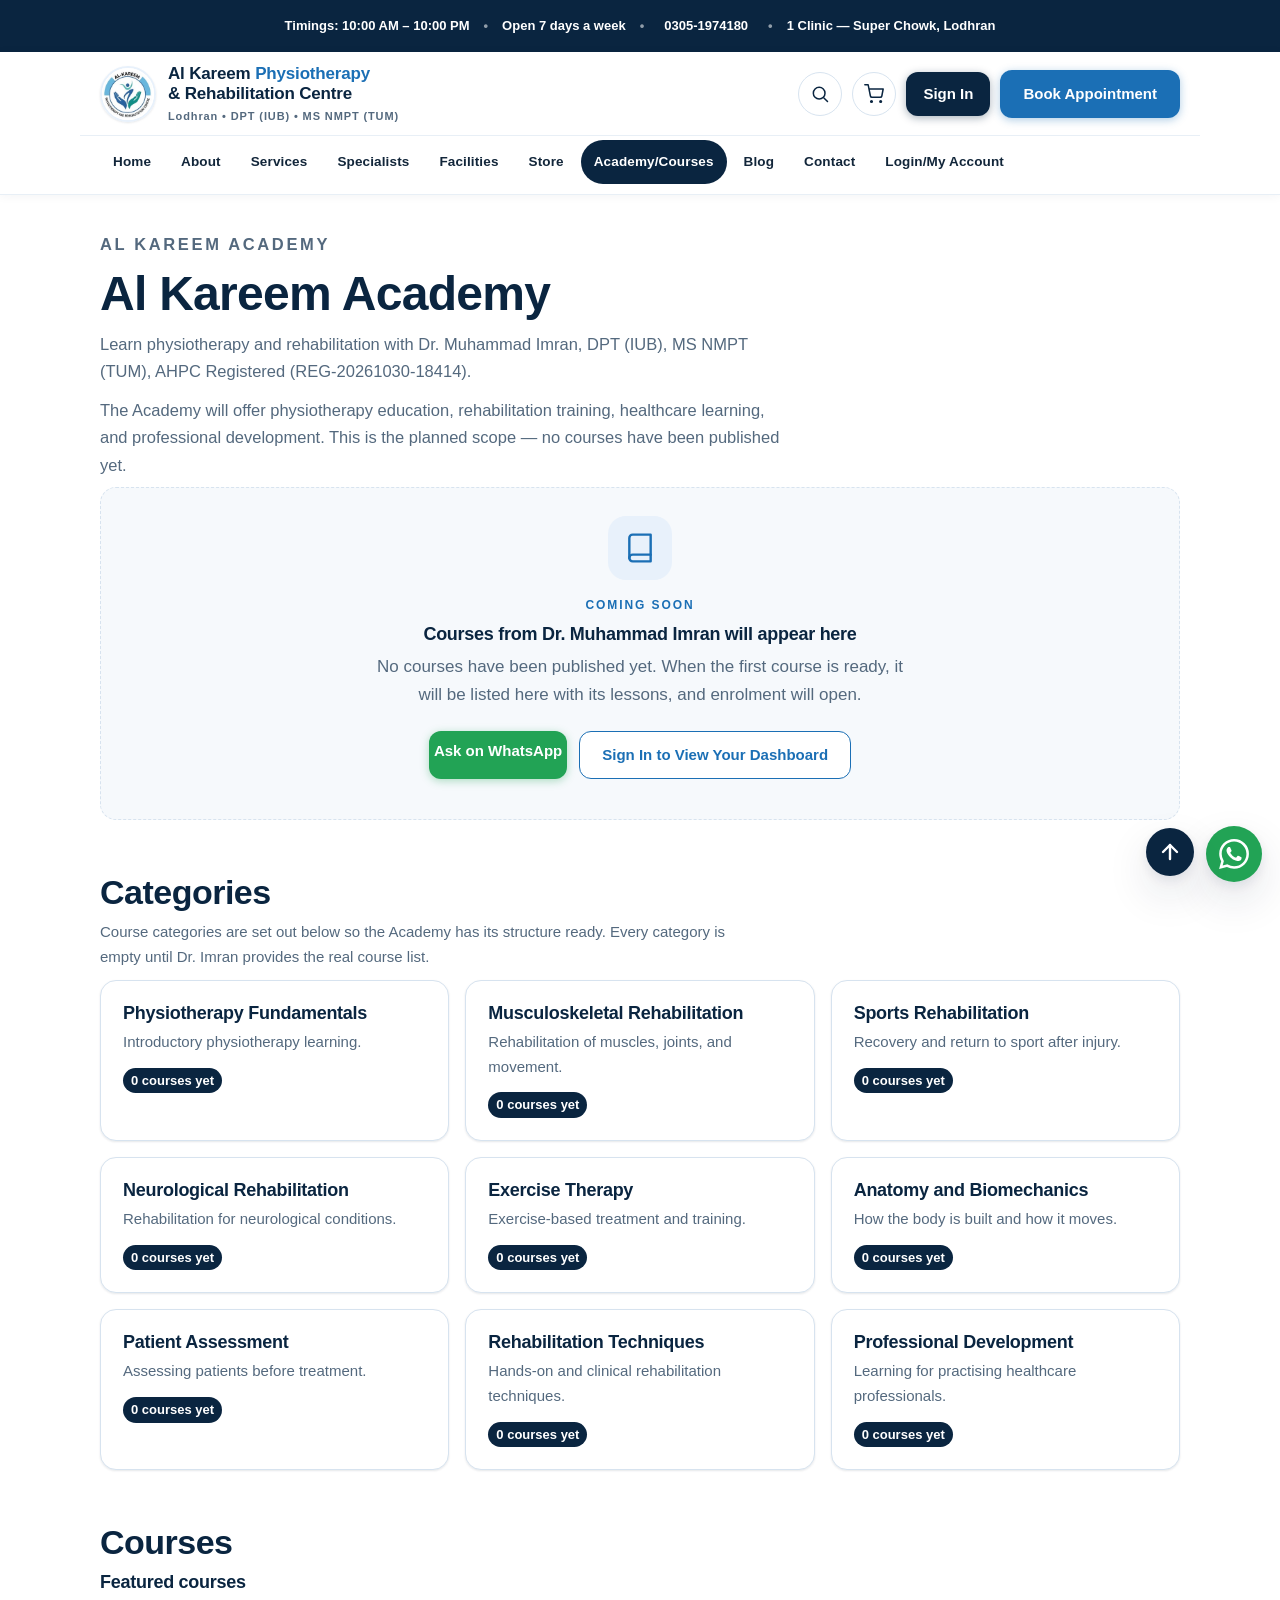
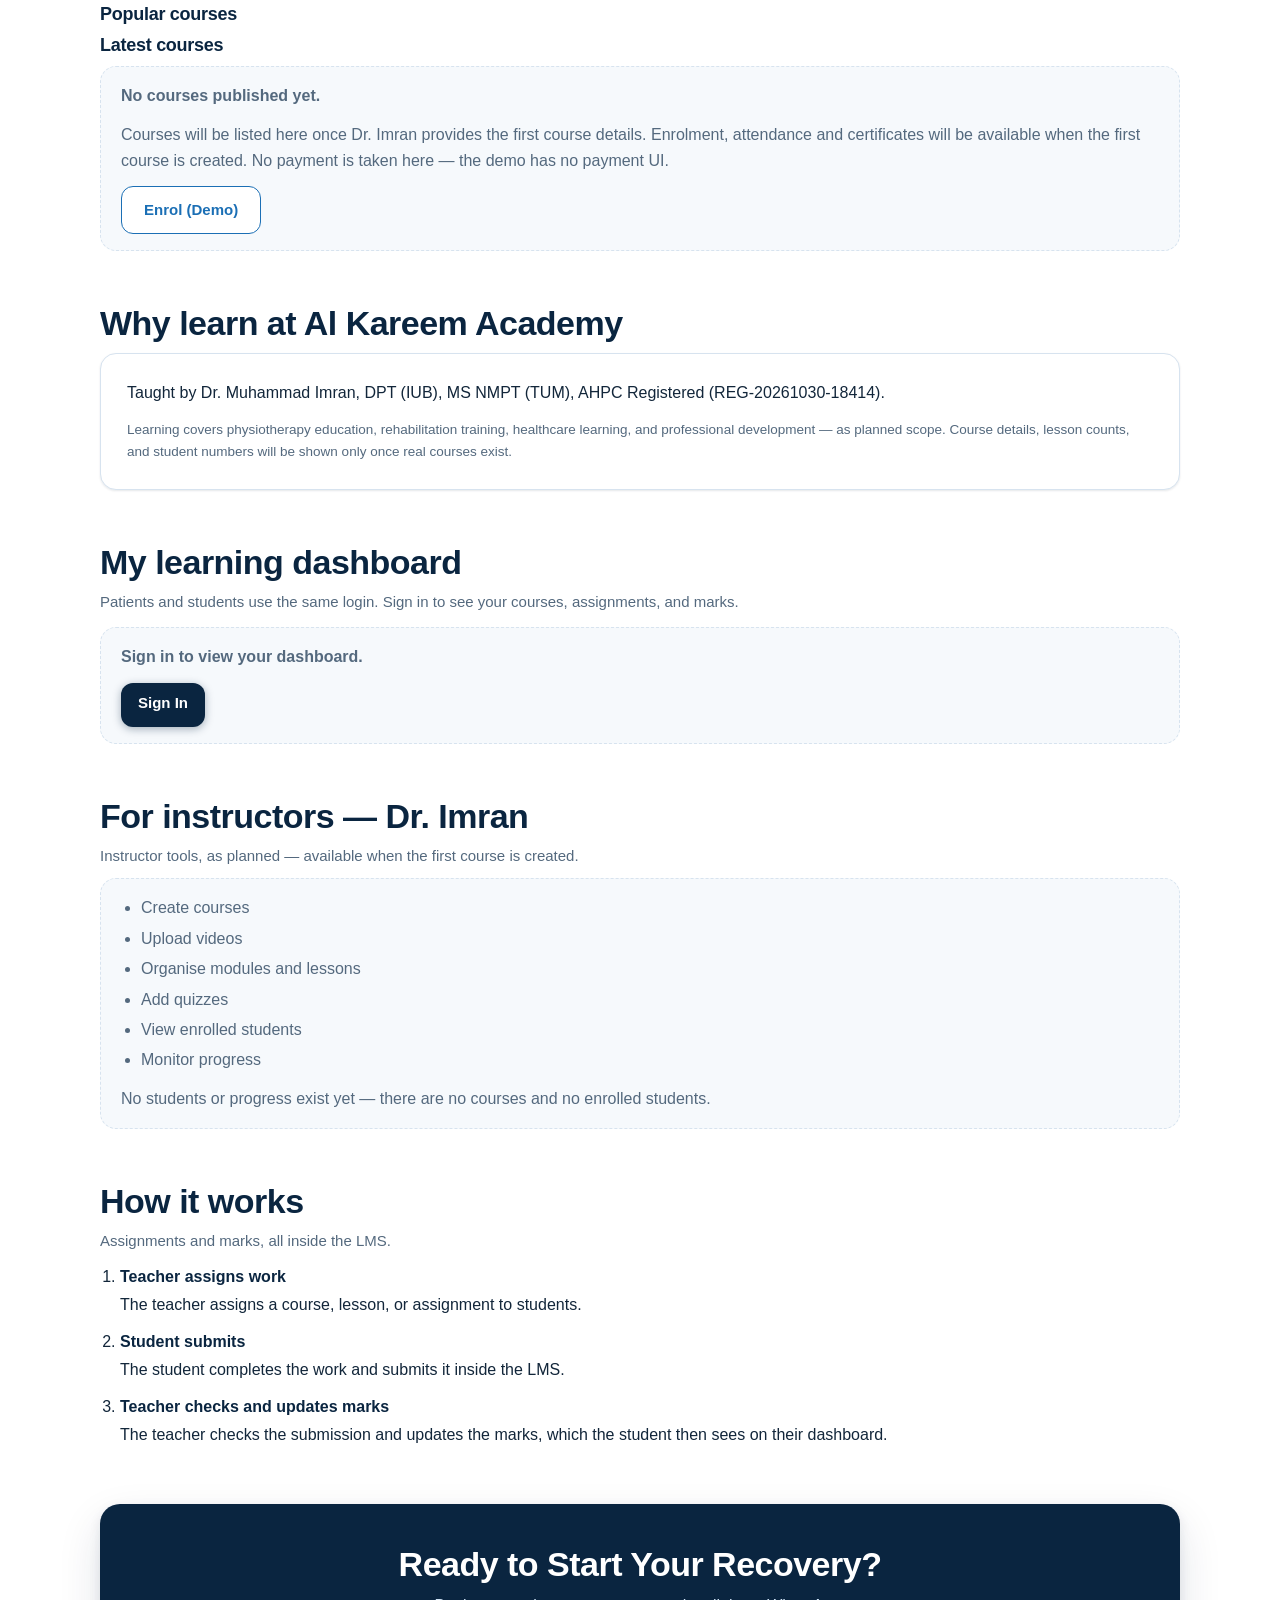
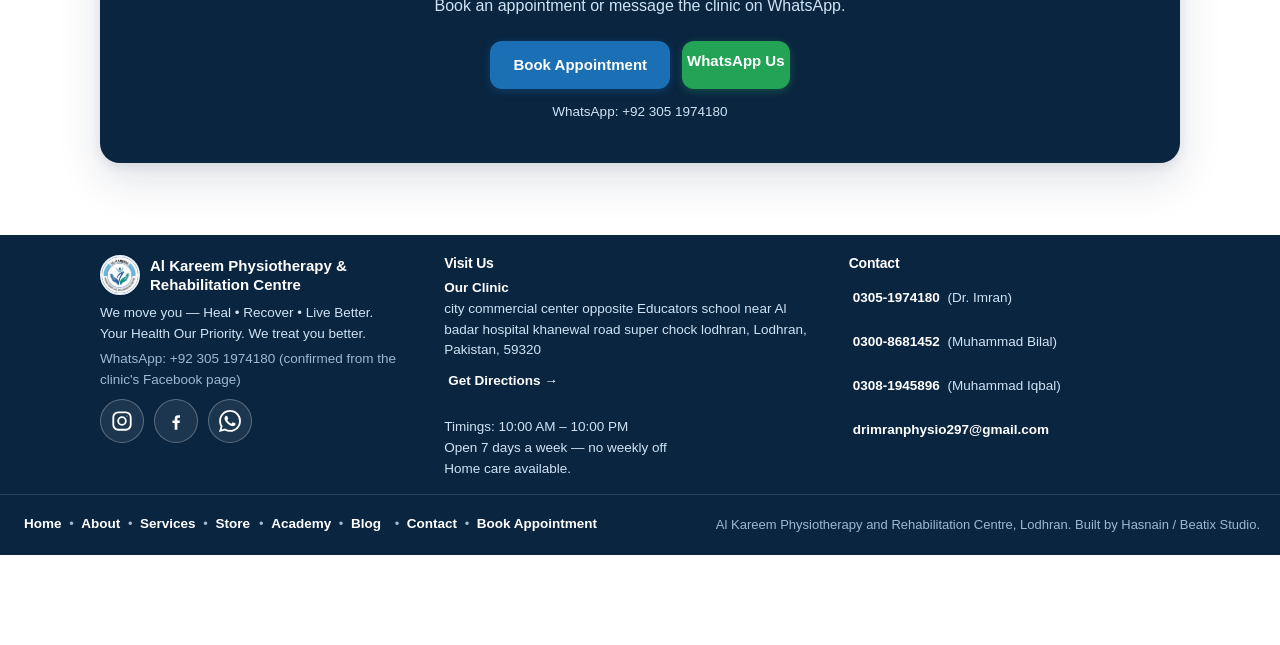
<file: academy.html>
<!DOCTYPE html>
<html lang="en">
<head>
<meta charset="UTF-8">
<meta name="viewport" content="width=device-width, initial-scale=1.0">
<title>Academy / Courses &mdash; Al Kareem Physiotherapy &amp; Rehabilitation Centre, Lodhran</title>
<meta name="description" content="Al Kareem Academy — learn physiotherapy and rehabilitation with Dr. Muhammad Imran. No courses published yet.">
<link rel="stylesheet" href="style.css">
<script src="app.js" defer></script>
</head>
<body data-page="academy">
<a class="skip-link" href="#main-content">Skip to main content</a>

<div class="topbar" id="top">
  <span>Timings: 10:00 AM – 10:00 PM</span>
  <span class="topbar-dot" aria-hidden="true">&bull;</span>
  <span>Open 7 days a week</span>
  <span class="topbar-dot" aria-hidden="true">&bull;</span>
  <a href="tel:03051974180">0305-1974180</a>
  <span class="topbar-dot" aria-hidden="true">&bull;</span>
  <span>1 Clinic — Super Chowk, Lodhran</span>
</div>

<header class="site">
  <div class="brand-row">
    <a class="brand-link" href="index.html">
      <img class="logo-img" src="logo.jpg" alt="Al Kareem Physiotherapy and Rehabilitation Centre logo" width="56" height="56">
      <span>
        <span class="name">Al Kareem <span>Physiotherapy</span> <br>&amp; Rehabilitation Centre</span>
        <span class="sub">Lodhran &bull; DPT (IUB) &bull; MS NMPT (TUM)</span>
      </span>
    </a>
    <div class="head-actions">
      <button class="icon-btn" id="search-toggle" type="button" aria-label="Search the site" aria-expanded="false">
        <svg viewBox="0 0 24 24" fill="none" stroke="currentColor" stroke-width="1.8" stroke-linecap="round" stroke-linejoin="round" aria-hidden="true"><circle cx="11" cy="11" r="7"/><path d="M21 21l-4.3-4.3"/></svg>
      </button>
      <button class="icon-btn" type="button" data-cart-open aria-label="Open cart">
        <svg viewBox="0 0 24 24" fill="none" stroke="currentColor" stroke-width="1.8" stroke-linecap="round" stroke-linejoin="round" aria-hidden="true"><circle cx="9" cy="21" r="1"/><circle cx="20" cy="21" r="1"/><path d="M1 1h4l2.68 13.39a2 2 0 0 0 2 1.61h9.72a2 2 0 0 0 2-1.61L23 6H6"/></svg>
        <span class="cart-count" hidden>0</span>
      </button>
      <span id="account-area">
        <a class="btn small navy" href="login.html">Sign In</a>
      </span>
      <a class="btn" href="book.html"><span class="book-full">Book Appointment</span><span class="book-short">Book</span></a>
      <button class="icon-btn hamburger-btn" id="hamburger-btn" type="button" aria-label="Open menu" aria-expanded="false">
        <svg viewBox="0 0 24 24" fill="none" stroke="currentColor" stroke-width="2" stroke-linecap="round" aria-hidden="true"><path d="M3 6h18"/><path d="M3 12h18"/><path d="M3 18h18"/></svg>
      </button>
    </div>
  </div>

  <nav class="main-nav" aria-label="Main navigation">
    <a href="index.html">Home</a>
    <a href="about.html">About</a>
    <a href="services.html">Services</a>
    <a href="specialists.html">Specialists</a>
    <a href="facilities.html">Facilities</a>
    <a href="store.html">Store</a>
    <a href="academy.html" class="active" aria-current="page">Academy/Courses</a>
    <a href="blog.html">Blog</a>
    <a href="contact.html">Contact</a>
    <a href="login.html">Login/My Account</a>
  </nav>

  <!-- Header search — expands a full-width row under the header -->
  <div class="search-row" id="global-search-row" hidden>
    <div class="search-row-inner">
      <div class="search-bar">
        <input type="search" id="global-search" placeholder="Search services, products, pages&hellip;" aria-label="Search the site" autocomplete="off">
        <button class="btn outline small" id="search-close" type="button">Close</button>
      </div>
      <div class="search-results" id="global-search-results" aria-live="polite"></div>
    </div>
  </div>
</header>

<!-- Shared overlay (drawer + cart) -->
<div class="overlay" id="overlay" hidden></div>

<!-- Hamburger drawer — slides in from the right -->
<aside class="drawer" id="nav-drawer" aria-label="Menu" hidden>
  <div class="drawer-head">
    <img class="logo-img" src="logo.jpg" alt="Al Kareem Physiotherapy and Rehabilitation Centre logo" width="44" height="44">
    <span class="drawer-title">Al Kareem<br>Physiotherapy</span>
    <button class="icon-btn" id="drawer-close" type="button" aria-label="Close menu">
      <svg viewBox="0 0 24 24" fill="none" stroke="currentColor" stroke-width="2" stroke-linecap="round" aria-hidden="true"><path d="M18 6L6 18"/><path d="M6 6l12 12"/></svg>
    </button>
  </div>
  <nav class="drawer-nav" aria-label="Mobile navigation">
    <a href="index.html">Home</a>
    <a href="about.html">About</a>
    <a href="services.html">Services</a>
    <a href="specialists.html">Specialists</a>
    <a href="facilities.html">Facilities</a>
    <a href="store.html">Store</a>
    <a href="academy.html" class="active" aria-current="page">Academy/Courses</a>
    <a href="blog.html">Blog</a>
    <a href="contact.html">Contact</a>
    <a href="login.html">Login/My Account</a>
  </nav>
  <div class="drawer-account" data-show-when="logged-out">
    <a class="btn navy" href="login.html">Sign In</a>
  </div>
  <div class="drawer-account" data-show-when="logged-in" hidden>
    <p style="font-size:14px;color:var(--navy);font-weight:700;">Signed in as <span data-account-name></span> (<span data-account-role></span> demo)</p>
    <a class="btn navy" href="login.html">My Account</a>
    <p style="margin-top:10px;"><button class="link-btn" type="button" data-demo-logout>Log out</button></p>
  </div>
  <div class="drawer-book">
    <a class="btn" href="book.html">Book Appointment</a>
  </div>
  <div class="drawer-contact">
    <a href="tel:03051974180">0305-1974180</a> &bull; <a href="tel:03008681452">0300-8681452</a><br>
    Timings: 10:00 AM – 10:00 PM<br>
    Open 7 days a week<br>
    1 Clinic — Super Chowk, Lodhran
  </div>
</aside>

<!-- Cart drawer — slides in from the right -->
<aside class="cart-drawer" id="cart-drawer" aria-label="Cart" hidden>
  <div class="cart-drawer-head">
    <h2>Your Cart</h2>
    <button class="icon-btn" id="cart-close" type="button" aria-label="Close cart">
      <svg viewBox="0 0 24 24" fill="none" stroke="currentColor" stroke-width="2" stroke-linecap="round" aria-hidden="true"><path d="M18 6L6 18"/><path d="M6 6l12 12"/></svg>
    </button>
  </div>
  <div class="cart-drawer-body" id="cart-drawer-body">
    <!-- Rendered by app.js: cart lines + order summary (subtotal = Rs 850 × qty). -->
  </div>
  <div class="cart-drawer-foot" id="cart-drawer-foot" hidden>
    <button class="btn" id="place-order-demo" type="button">Place order (Demo)</button>
    <p class="cart-note">Demo — no payment step. Nothing is ordered.</p>
  </div>
</aside>
<!-- ===== HEADER BLOCK — copy ends here ===== -->

<main id="main-content">

  <div class="page-head">
    <p class="eyebrow">Al Kareem Academy</p>
    <h1>Al Kareem Academy</h1>
    <p>Learn physiotherapy and rehabilitation with Dr. Muhammad Imran, DPT (IUB), MS NMPT (TUM), AHPC Registered (REG-20261030-18414).</p>
    <p class="academy-intro">The Academy will offer physiotherapy education, rehabilitation training, healthcare learning, and professional development. This is the planned scope &mdash; no courses have been published yet.</p>
  </div>

  <section class="coming-soon" aria-labelledby="coming-soon-title">
    <div class="icon-tile" aria-hidden="true"><svg viewBox="0 0 24 24" fill="none" stroke="currentColor" stroke-width="1.8" stroke-linecap="round" stroke-linejoin="round"><path d="M4 19.5A2.5 2.5 0 0 1 6.5 17H20"/><path d="M6.5 2H20v20H6.5A2.5 2.5 0 0 1 4 19.5v-15A2.5 2.5 0 0 1 6.5 2z"/></svg></div>
    <p class="eyebrow">Coming soon</p>
    <h3 id="coming-soon-title">Courses from Dr. Muhammad Imran will appear here</h3>
    <p class="lead" style="margin:0 auto;">No courses have been published yet. When the first course is ready, it will be listed here with its lessons, and enrolment will open.</p>
    <div class="cta-actions">
      <a class="btn wa-btn" href="https://wa.me/923051974180">Ask on WhatsApp</a>
      <a class="btn outline" href="login.html">Sign In to View Your Dashboard</a>
    </div>
  </section>

  <section aria-labelledby="categories-title">
    <div class="section-head">
      <h2 id="categories-title">Categories</h2>
      <p class="section-intro">Course categories are set out below so the Academy has its structure ready. Every category is empty until Dr. Imran provides the real course list.</p>
    </div>
    <div class="category-grid">
      <article class="card category-card"><h3>Physiotherapy Fundamentals</h3><p>Introductory physiotherapy learning.</p><span class="count">0 courses yet</span></article>
      <article class="card category-card"><h3>Musculoskeletal Rehabilitation</h3><p>Rehabilitation of muscles, joints, and movement.</p><span class="count">0 courses yet</span></article>
      <article class="card category-card"><h3>Sports Rehabilitation</h3><p>Recovery and return to sport after injury.</p><span class="count">0 courses yet</span></article>
      <article class="card category-card"><h3>Neurological Rehabilitation</h3><p>Rehabilitation for neurological conditions.</p><span class="count">0 courses yet</span></article>
      <article class="card category-card"><h3>Exercise Therapy</h3><p>Exercise-based treatment and training.</p><span class="count">0 courses yet</span></article>
      <article class="card category-card"><h3>Anatomy and Biomechanics</h3><p>How the body is built and how it moves.</p><span class="count">0 courses yet</span></article>
      <article class="card category-card"><h3>Patient Assessment</h3><p>Assessing patients before treatment.</p><span class="count">0 courses yet</span></article>
      <article class="card category-card"><h3>Rehabilitation Techniques</h3><p>Hands-on and clinical rehabilitation techniques.</p><span class="count">0 courses yet</span></article>
      <article class="card category-card"><h3>Professional Development</h3><p>Learning for practising healthcare professionals.</p><span class="count">0 courses yet</span></article>
    </div>
  </section>

  <section id="courses" aria-labelledby="courses-title">
    <div class="section-head">
      <h2 id="courses-title">Courses</h2>
    </div>
    <h3>Featured courses</h3>
    <h3>Popular courses</h3>
    <h3>Latest courses</h3>
    <div class="empty-state">
      <p><strong>No courses published yet.</strong></p>
      <p>Courses will be listed here once Dr. Imran provides the first course details. Enrolment, attendance and certificates will be available when the first course is created. No payment is taken here &mdash; the demo has no payment UI.</p>
      <p><button type="button" class="btn outline" data-demo-enrol>Enrol (Demo)</button></p>
    </div>
  </section>

  <section aria-labelledby="benefits-title">
    <div class="section-head">
      <h2 id="benefits-title">Why learn at Al Kareem Academy</h2>
    </div>
    <div class="panel">
      <p>Taught by Dr. Muhammad Imran, DPT (IUB), MS NMPT (TUM), AHPC Registered (REG-20261030-18414).</p>
      <p class="note">Learning covers physiotherapy education, rehabilitation training, healthcare learning, and professional development &mdash; as planned scope. Course details, lesson counts, and student numbers will be shown only once real courses exist.</p>
    </div>
  </section>

  <section aria-labelledby="dashboard-title">
    <div class="section-head">
      <h2 id="dashboard-title">My learning dashboard</h2>
      <p class="section-intro">Patients and students use the same login. Sign in to see your courses, assignments, and marks.</p>
    </div>
    <div class="empty-state demo-signed-out" data-show-when="logged-out">
      <p><strong>Sign in to view your dashboard.</strong></p>
      <p><a class="btn small navy" href="login.html">Sign In</a></p>
    </div>
    <div class="demo-logged-in" data-show-when="logged-in" hidden>
      <div class="dash-grid">
        <article class="card dash-card"><h3>My Courses</h3><p>No courses enrolled yet.</p></article>
        <article class="card dash-card"><h3>Continue Learning</h3><p>Nothing to continue yet &mdash; no courses enrolled.</p></article>
        <article class="card dash-card"><h3>Course Progress</h3><p class="summary-count">0%</p><div class="progress-track" role="progressbar" aria-valuenow="0" aria-valuemin="0" aria-valuemax="100" aria-label="Course progress"><div class="progress-fill"></div></div><p>No courses enrolled yet.</p></article>
        <article class="card dash-card"><h3>Completed Courses</h3><p>No completed courses yet.</p></article>
        <article class="card dash-card"><h3>Certificates</h3><p>No certificates yet.</p></article>
        <article class="card dash-card"><h3>Learning History</h3><p>No learning history yet.</p></article>
        <article class="card dash-card"><h3>Wishlist</h3><p>Your wishlist is empty.</p></article>
        <article class="card dash-card"><h3>Profile Settings</h3><p>Demo only &mdash; profile settings are not live yet.</p></article>
      </div>
      <h3>Assignments</h3>
      <div class="table-wrap"><table>
        <thead><tr><th scope="col">Assignment</th><th scope="col">Due date</th><th scope="col">Status</th><th scope="col">Marks</th></tr></thead>
        <tbody><tr><td colspan="4">No assignments yet.</td></tr></tbody>
      </table></div>
    </div>
  </section>

  <section aria-labelledby="instructor-title">
    <div class="section-head">
      <h2 id="instructor-title">For instructors &mdash; Dr. Imran</h2>
      <p class="section-intro">Instructor tools, as planned &mdash; available when the first course is created.</p>
    </div>
    <div class="empty-state">
      <ul>
        <li>Create courses</li>
        <li>Upload videos</li>
        <li>Organise modules and lessons</li>
        <li>Add quizzes</li>
        <li>View enrolled students</li>
        <li>Monitor progress</li>
      </ul>
      <p>No students or progress exist yet &mdash; there are no courses and no enrolled students.</p>
    </div>
  </section>

  <section aria-labelledby="how-title">
    <div class="section-head">
      <h2 id="how-title">How it works</h2>
      <p class="section-intro">Assignments and marks, all inside the LMS.</p>
    </div>
    <ol class="how-list">
      <li><strong>Teacher assigns work</strong><p>The teacher assigns a course, lesson, or assignment to students.</p></li>
      <li><strong>Student submits</strong><p>The student completes the work and submits it inside the LMS.</p></li>
      <li><strong>Teacher checks and updates marks</strong><p>The teacher checks the submission and updates the marks, which the student then sees on their dashboard.</p></li>
    </ol>
  </section>

  <section class="cta-band">
    <h2>Ready to Start Your Recovery?</h2>
    <p>Book an appointment or message the clinic on WhatsApp.</p>
    <div class="cta-actions">
      <a class="btn" href="book.html">Book Appointment</a>
      <a class="btn wa-btn" href="https://wa.me/923051974180">WhatsApp Us</a>
    </div>
    <p class="cta-note">WhatsApp: +92 305 1974180</p>
  </section>

</main>

<a class="wa-float" href="https://wa.me/923051974180" target="_blank" rel="noopener" aria-label="Chat on WhatsApp">
  <svg viewBox="0 0 24 24" fill="currentColor" aria-hidden="true"><path d="M17.472 14.382c-.297-.149-1.758-.867-2.03-.967-.273-.099-.471-.148-.67.15-.197.297-.767.966-.94 1.164-.173.199-.347.223-.644.075-.297-.15-1.255-.463-2.39-1.475-.883-.788-1.48-1.761-1.653-2.059-.173-.297-.018-.458.13-.606.134-.133.298-.347.446-.52.149-.174.198-.298.298-.497.099-.198.05-.371-.025-.52-.075-.149-.669-1.612-.916-2.207-.242-.579-.487-.5-.669-.51-.173-.008-.371-.01-.57-.01-.198 0-.52.074-.792.372-.272.297-1.04 1.016-1.04 2.479 0 1.462 1.065 2.875 1.213 3.074.149.198 2.096 3.2 5.077 4.487.709.306 1.262.489 1.694.625.712.227 1.36.195 1.871.118.571-.085 1.758-.719 2.006-1.413.248-.694.248-1.289.173-1.413-.074-.124-.272-.198-.57-.347m-5.421 7.403h-.004a9.87 9.87 0 0 1-5.031-1.378l-.361-.214-3.741.982.998-3.648-.235-.374a9.86 9.86 0 0 1-1.51-5.26c.001-5.45 4.436-9.884 9.888-9.884 2.64 0 5.122 1.03 6.988 2.898a9.825 9.825 0 0 1 2.893 6.994c-.003 5.45-4.437 9.884-9.885 9.884m8.413-18.297A11.815 11.815 0 0 0 12.05 0C5.495 0 .16 5.335.157 11.892c0 2.096.547 4.142 1.588 5.945L.057 24l6.305-1.654a11.882 11.882 0 0 0 5.683 1.448h.005c6.554 0 11.89-5.335 11.893-11.893a11.821 11.821 0 0 0-3.48-8.413Z"/></svg>
</a>

<div class="sticky-bar">
  <a class="btn" href="book.html">Book Appointment</a>
  <a class="btn outline" href="tel:03051974180">Call Clinic</a>
</div>

<footer>
  <div class="foot-inner">
    <div class="foot-col">
      <div class="foot-brand">
        <img class="logo-img" src="logo.jpg" alt="Al Kareem Physiotherapy and Rehabilitation Centre logo" width="56" height="56">
        <span class="foot-name">Al Kareem Physiotherapy &amp; Rehabilitation Centre</span>
      </div>
      <p class="foot-tag">We move you &mdash; Heal &bull; Recover &bull; Live Better.<br>Your Health Our Priority. We treat you better.</p>
      <p class="foot-note">WhatsApp: +92 305 1974180 (confirmed from the clinic's Facebook page)</p>
      <ul class="social-icons" aria-label="Follow us">
        <li><a class="social-icon" href="https://www.instagram.com/al_kareem.physio_rehab/" target="_blank" rel="noopener" aria-label="Instagram"><svg viewBox="0 0 24 24" fill="none" stroke="currentColor" stroke-width="2" stroke-linecap="round" stroke-linejoin="round" aria-hidden="true"><rect x="2.5" y="2.5" width="19" height="19" rx="5.5"/><circle cx="12" cy="12" r="4.2"/><circle cx="17.4" cy="6.6" r="0.6" fill="currentColor" stroke="none"/></svg></a></li>
        <li><a class="social-icon" href="https://facebook.com/people/Al-Kareem-Medical-Physio-Store/100086538205155/" target="_blank" rel="noopener" aria-label="Facebook"><svg viewBox="0 0 24 24" fill="currentColor" aria-hidden="true"><path d="M13.5 21.5v-7.2h2.42l.36-2.8H13.5V9.7c0-.81.23-1.36 1.38-1.36h1.48V5.83c-.26-.03-1.14-.11-2.16-.11-2.14 0-3.6 1.3-3.6 3.7v2.08H8.18v2.8h2.42v7.2h2.9z"/></svg></a></li>
        <li><a class="social-icon" href="https://wa.me/923051974180" target="_blank" rel="noopener" aria-label="WhatsApp"><svg viewBox="0 0 24 24" fill="currentColor" aria-hidden="true"><path d="M17.472 14.382c-.297-.149-1.758-.867-2.03-.967-.273-.099-.471-.148-.67.15-.197.297-.767.966-.94 1.164-.173.199-.347.223-.644.075-.297-.15-1.255-.463-2.39-1.475-.883-.788-1.48-1.761-1.653-2.059-.173-.297-.018-.458.13-.606.134-.133.298-.347.446-.52.149-.174.198-.298.298-.497.099-.198.05-.371-.025-.52-.075-.149-.669-1.612-.916-2.207-.242-.579-.487-.5-.669-.51-.173-.008-.371-.01-.57-.01-.198 0-.52.074-.792.372-.272.297-1.04 1.016-1.04 2.479 0 1.462 1.065 2.875 1.213 3.074.149.198 2.096 3.2 5.077 4.487.709.306 1.262.489 1.694.625.712.227 1.36.195 1.871.118.571-.085 1.758-.719 2.006-1.413.248-.694.248-1.289.173-1.413-.074-.124-.272-.198-.57-.347m-5.421 7.403h-.004a9.87 9.87 0 01-5.031-1.378l-.361-.214-3.741.982.998-3.648-.235-.374a9.86 9.86 0 01-1.51-5.26c.001-5.45 4.436-9.884 9.888-9.884 2.64 0 5.122 1.03 6.988 2.898a9.825 9.825 0 012.893 6.994c-.003 5.45-4.437 9.884-9.885 9.884m8.413-18.297A11.815 11.815 0 0012.05 0C5.495 0 .16 5.335.157 11.892c0 2.096.547 4.142 1.588 5.945L.057 24l6.305-1.654a11.882 11.882 0 005.683 1.448h.005c6.554 0 11.89-5.335 11.893-11.893a11.821 11.821 0 00-3.48-8.413Z"/></svg></a></li>
      </ul>
    </div>
    <div class="foot-col">
      <h3>Visit Us</h3>
      <p><strong>Our Clinic</strong><br>city commercial center opposite Educators school near Al badar hospital khanewal road super chock lodhran, Lodhran, Pakistan, 59320<br><a href="https://www.google.com/maps/dir/29.5260109,71.6148191/Al-Kareem+Physiotherapy+and+Rehabilitation,+City+Commercial+Center,+Super+Chowk,+near+Al-Badr+Orthopedic+Hospital,+Lodhr%C4%81n,+59320,+Pakistan/@29.3739324,71.7503853,15952m/data=!3m2!1e3!4b1!4m10!4m9!1m1!4e1!1m5!1m1!1s0x393b9f002cf3f8af:0xa4c2ab6760b48bb6!2m2!1d71.6392052!2d29.519655!3e9?entry=ttu&amp;g_ep=EgoyMDI2MTExOC4xIKXMDSoASAFQAw%3D%3D" target="_blank" rel="noopener">Get Directions &rarr;</a></p>
      <p class="foot-hours">Timings: 10:00 AM &ndash; 10:00 PM<br>Open 7 days a week &mdash; no weekly off<br>Home care available.</p>
    </div>
    <div class="foot-col">
      <h3>Contact</h3>
      <p class="foot-phones"><span><a href="tel:03051974180">0305-1974180</a> (Dr. Imran)</span><span><a href="tel:03008681452">0300-8681452</a> (Muhammad Bilal)</span><span><a href="tel:03081945896">0308-1945896</a> (Muhammad Iqbal)</span></p>
      <p class="foot-mail"><a href="mailto:drimranphysio297@gmail.com">drimranphysio297@gmail.com</a></p>
    </div>
  </div>
  <div class="bottom">
    <nav class="foot-nav" aria-label="Footer">
      <a href="index.html">Home</a> &bull; <a href="about.html">About</a> &bull; <a href="services.html">Services</a> &bull; <a href="store.html">Store</a> &bull; <a href="academy.html">Academy</a> &bull; <a href="blog.html">Blog</a> &bull; <a href="contact.html">Contact</a> &bull; <a href="book.html">Book Appointment</a>
    </nav>
    <p class="foot-credit">Al Kareem Physiotherapy and Rehabilitation Centre, Lodhran. Built by Hasnain / Beatix Studio.</p>
  </div>
</footer>


<a class="back-to-top" href="#top" aria-label="Back to top"><svg viewBox="0 0 24 24" fill="none" stroke="currentColor" stroke-width="2.4" stroke-linecap="round" stroke-linejoin="round" aria-hidden="true"><path d="M12 19V5"/><path d="M5 12l7-7 7 7"/></svg></a>
</body>
</html>
</file>
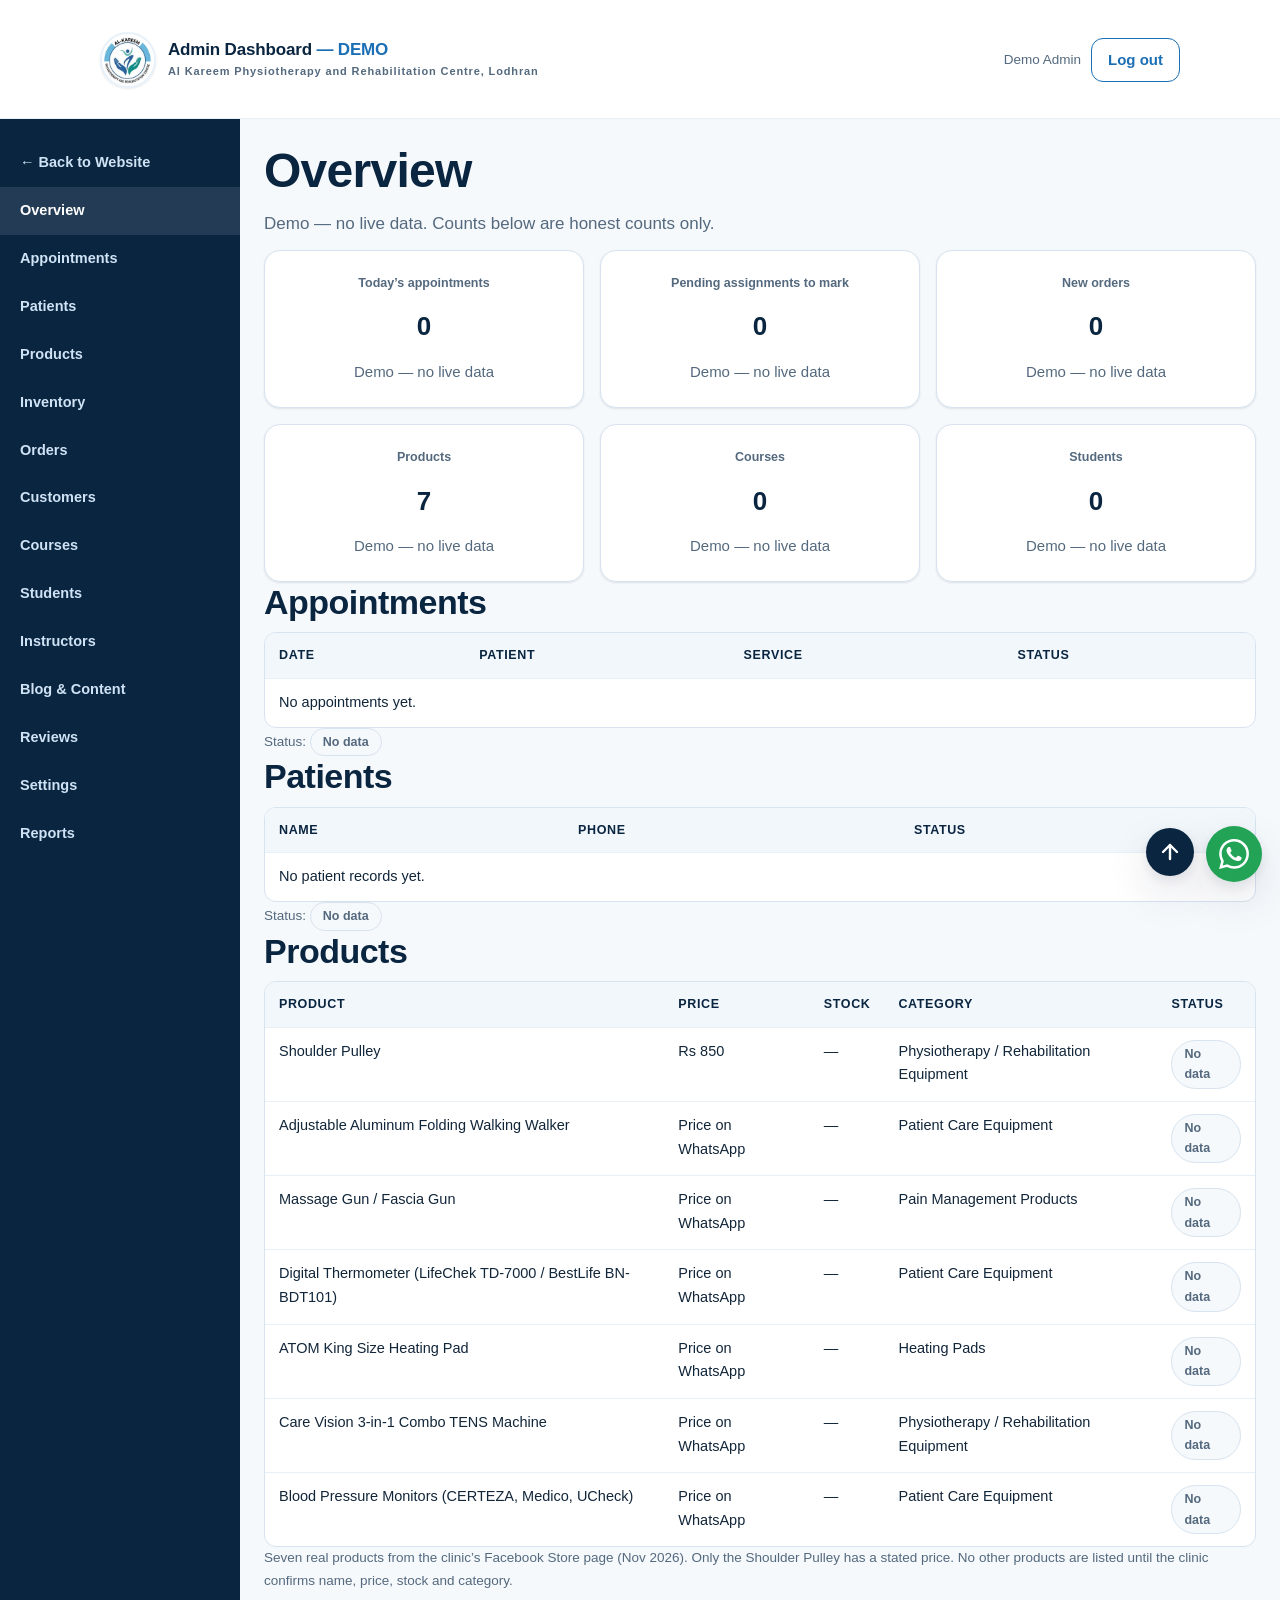
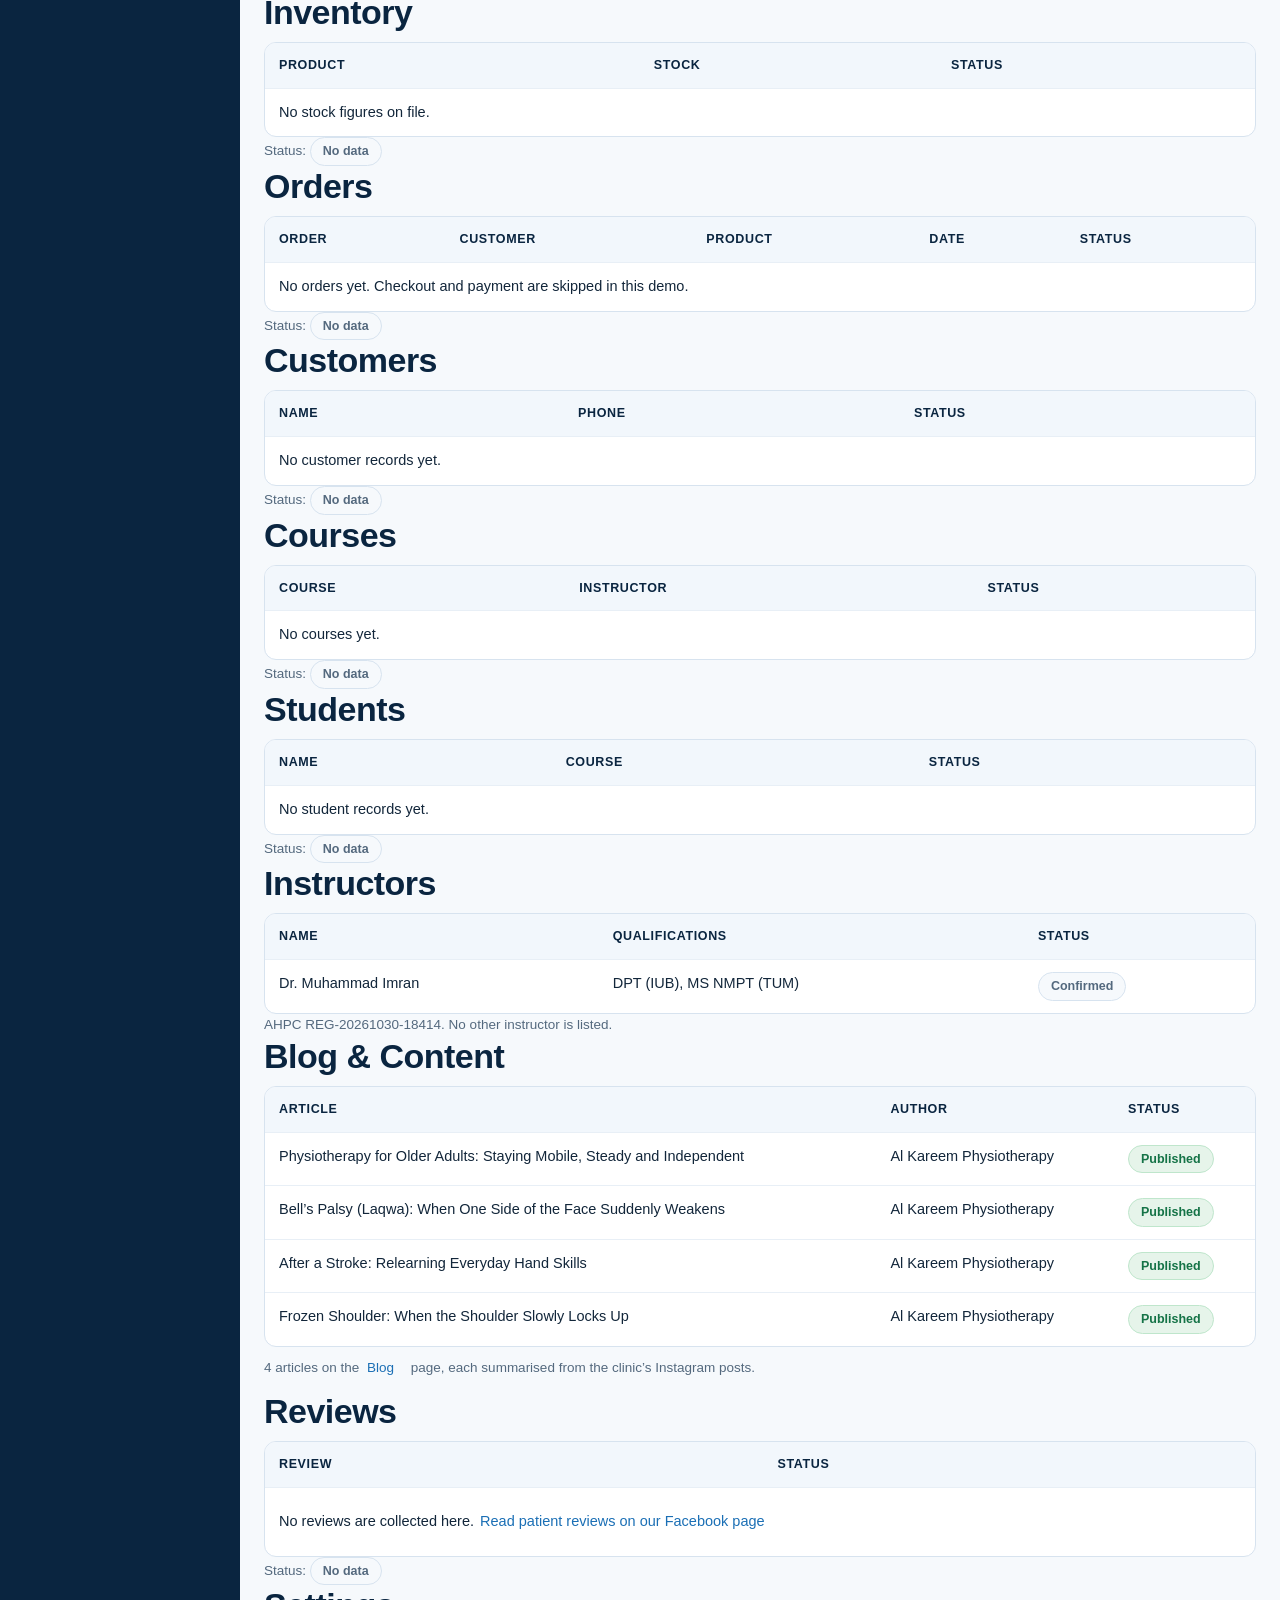
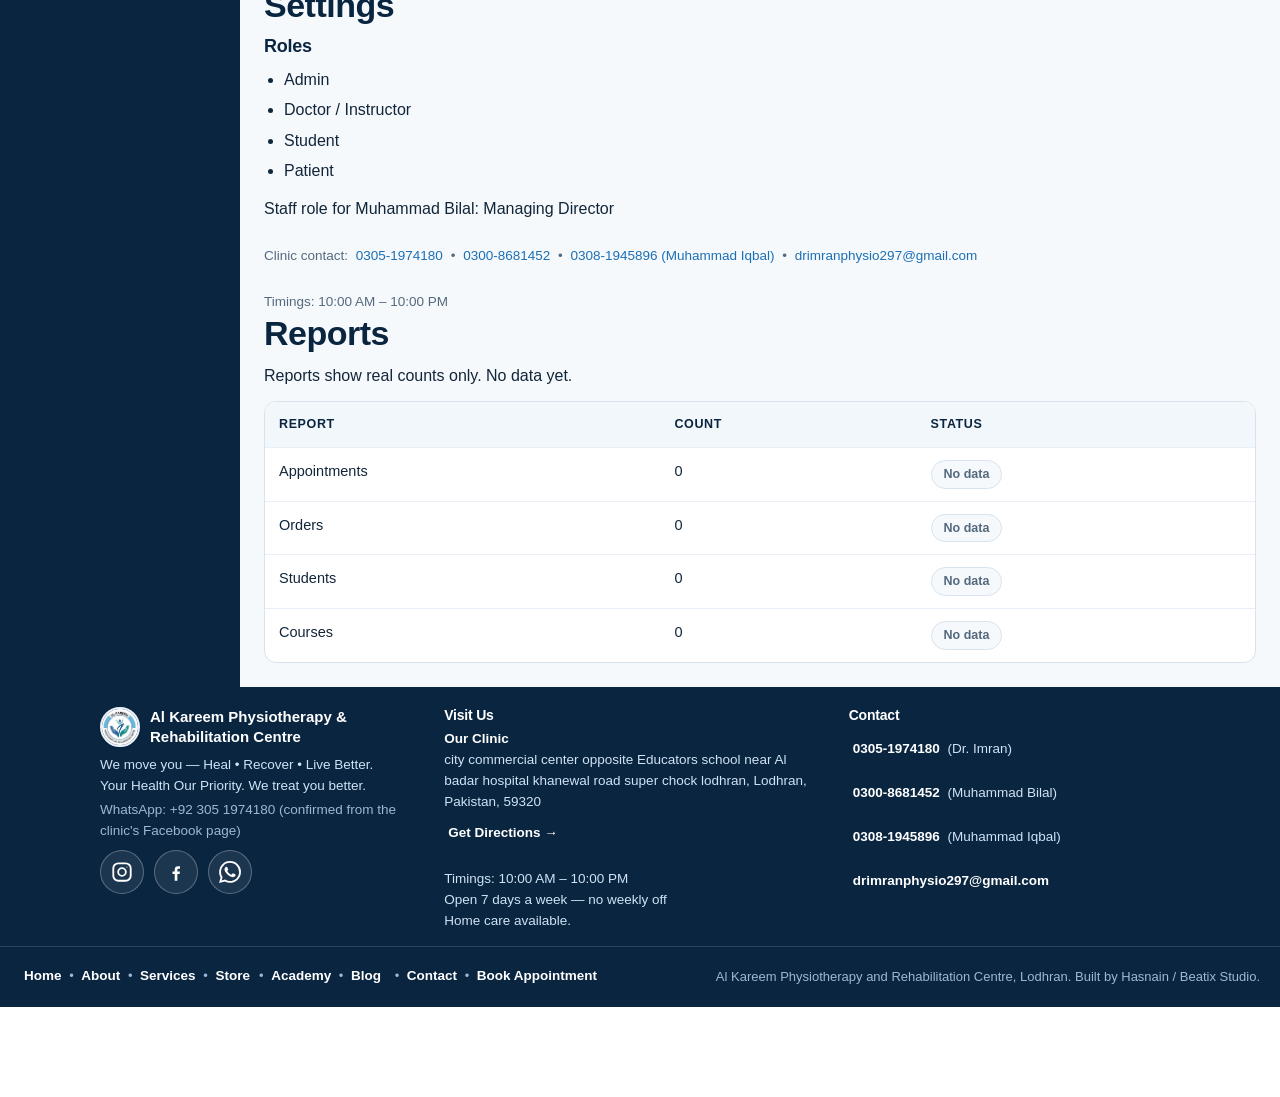
<file: admin.html>
<!DOCTYPE html>
<html lang="en">
<head>
<meta charset="utf-8">
<meta name="viewport" content="width=device-width, initial-scale=1">
<title>Admin Dashboard — DEMO — Al Kareem Physiotherapy and Rehabilitation Centre, Lodhran</title>
<meta name="description" content="Unified admin dashboard demo for Al Kareem Physiotherapy and Rehabilitation Centre. Demo only — no live data.">
<link rel="stylesheet" href="style.css">
<script src="app.js" defer></script>
</head>
<body data-page="admin" class="admin-page">
<a class="skip-link" href="#main">Skip to main content</a>
<header class="admin-header" id="top">
  <div class="brand-row">
    <a class="brand-link" href="admin.html">
      <img class="logo-img" src="logo.jpg" alt="Al Kareem Physiotherapy and Rehabilitation Centre logo" width="56" height="56">
      <span>
        <span class="name">Admin Dashboard <span>&mdash; DEMO</span></span>
        <span class="sub">Al Kareem Physiotherapy and Rehabilitation Centre, Lodhran</span>
      </span>
    </a>
    <div style="margin-left:auto;display:flex;align-items:center;gap:10px;flex:none;">
      <span class="muted small">Demo Admin</span>
      <button type="button" class="btn small outline" data-demo-logout>Log out</button>
    </div>
  </div>
</header>
<div class="admin-layout">
  <nav class="admin-sidebar" aria-label="Admin sections">
    <a href="index.html">&larr; Back to Website</a>
    <a href="#overview" class="active" aria-current="page">Overview</a>
    <a href="#appointments">Appointments</a>
    <a href="#patients">Patients</a>
    <a href="#products">Products</a>
    <a href="#inventory">Inventory</a>
    <a href="#orders">Orders</a>
    <a href="#customers">Customers</a>
    <a href="#courses">Courses</a>
    <a href="#students">Students</a>
    <a href="#instructors">Instructors</a>
    <a href="#blog">Blog &amp; Content</a>
    <a href="#reviews">Reviews</a>
    <a href="#settings">Settings</a>
    <a href="#reports">Reports</a>
  </nav>

  <main id="main" class="admin-main">
    <section id="overview" aria-labelledby="overview-heading">
      <h1 id="overview-heading">Overview</h1>
      <p class="lead">Demo — no live data. Counts below are honest counts only.</p>
      <div class="summary-cards">
        <div class="card summary-card"><p class="summary-label">Today&rsquo;s appointments</p><p class="summary-count">0</p><p class="form-note">Demo — no live data</p></div>
        <div class="card summary-card"><p class="summary-label">Pending assignments to mark</p><p class="summary-count">0</p><p class="form-note">Demo — no live data</p></div>
        <div class="card summary-card"><p class="summary-label">New orders</p><p class="summary-count">0</p><p class="form-note">Demo — no live data</p></div>
        <div class="card summary-card"><p class="summary-label">Products</p><p class="summary-count">7</p><p class="form-note">Demo — no live data</p></div>
        <div class="card summary-card"><p class="summary-label">Courses</p><p class="summary-count">0</p><p class="form-note">Demo — no live data</p></div>
        <div class="card summary-card"><p class="summary-label">Students</p><p class="summary-count">0</p><p class="form-note">Demo — no live data</p></div>
      </div>
    </section>

    <section id="appointments" aria-labelledby="appointments-heading">
      <h2 id="appointments-heading">Appointments</h2>
      <div class="table-wrap"><table>
        <thead><tr><th>Date</th><th>Patient</th><th>Service</th><th>Status</th></tr></thead>
        <tbody><tr><td colspan="4">No appointments yet.</td></tr></tbody>
      </table></div>
      <p class="form-note">Status: <span class="status-pill">No data</span></p>
    </section>

    <section id="patients" aria-labelledby="patients-heading">
      <h2 id="patients-heading">Patients</h2>
      <div class="table-wrap"><table>
        <thead><tr><th>Name</th><th>Phone</th><th>Status</th></tr></thead>
        <tbody><tr><td colspan="3">No patient records yet.</td></tr></tbody>
      </table></div>
      <p class="form-note">Status: <span class="status-pill">No data</span></p>
    </section>

    <section id="products" aria-labelledby="products-heading">
      <h2 id="products-heading">Products</h2>
      <div class="table-wrap"><table>
        <thead><tr><th>Product</th><th>Price</th><th>Stock</th><th>Category</th><th>Status</th></tr></thead>
        <tbody>
          <tr><td>Shoulder Pulley</td><td>Rs 850</td><td>&mdash;</td><td>Physiotherapy / Rehabilitation Equipment</td><td><span class="status-pill">No data</span></td></tr>
          <tr><td>Adjustable Aluminum Folding Walking Walker</td><td>Price on WhatsApp</td><td>&mdash;</td><td>Patient Care Equipment</td><td><span class="status-pill">No data</span></td></tr>
          <tr><td>Massage Gun / Fascia Gun</td><td>Price on WhatsApp</td><td>&mdash;</td><td>Pain Management Products</td><td><span class="status-pill">No data</span></td></tr>
          <tr><td>Digital Thermometer (LifeChek TD-7000 / BestLife BN-BDT101)</td><td>Price on WhatsApp</td><td>&mdash;</td><td>Patient Care Equipment</td><td><span class="status-pill">No data</span></td></tr>
          <tr><td>ATOM King Size Heating Pad</td><td>Price on WhatsApp</td><td>&mdash;</td><td>Heating Pads</td><td><span class="status-pill">No data</span></td></tr>
          <tr><td>Care Vision 3-in-1 Combo TENS Machine</td><td>Price on WhatsApp</td><td>&mdash;</td><td>Physiotherapy / Rehabilitation Equipment</td><td><span class="status-pill">No data</span></td></tr>
          <tr><td>Blood Pressure Monitors (CERTEZA, Medico, UCheck)</td><td>Price on WhatsApp</td><td>&mdash;</td><td>Patient Care Equipment</td><td><span class="status-pill">No data</span></td></tr>
        </tbody>
      </table></div>
      <p class="form-note">Seven real products from the clinic&rsquo;s Facebook Store page (Nov 2026). Only the Shoulder Pulley has a stated price. No other products are listed until the clinic confirms name, price, stock and category.</p>
    </section>

    <section id="inventory" aria-labelledby="inventory-heading">
      <h2 id="inventory-heading">Inventory</h2>
      <div class="table-wrap"><table>
        <thead><tr><th>Product</th><th>Stock</th><th>Status</th></tr></thead>
        <tbody><tr><td colspan="3">No stock figures on file.</td></tr></tbody>
      </table></div>
      <p class="form-note">Status: <span class="status-pill">No data</span></p>
    </section>

    <section id="orders" aria-labelledby="orders-heading">
      <h2 id="orders-heading">Orders</h2>
      <div class="table-wrap"><table>
        <thead><tr><th>Order</th><th>Customer</th><th>Product</th><th>Date</th><th>Status</th></tr></thead>
        <tbody><tr><td colspan="5">No orders yet. Checkout and payment are skipped in this demo.</td></tr></tbody>
      </table></div>
      <p class="form-note">Status: <span class="status-pill">No data</span></p>
    </section>

    <section id="customers" aria-labelledby="customers-heading">
      <h2 id="customers-heading">Customers</h2>
      <div class="table-wrap"><table>
        <thead><tr><th>Name</th><th>Phone</th><th>Status</th></tr></thead>
        <tbody><tr><td colspan="3">No customer records yet.</td></tr></tbody>
      </table></div>
      <p class="form-note">Status: <span class="status-pill">No data</span></p>
    </section>

    <section id="courses" aria-labelledby="courses-heading">
      <h2 id="courses-heading">Courses</h2>
      <div class="table-wrap"><table>
        <thead><tr><th>Course</th><th>Instructor</th><th>Status</th></tr></thead>
        <tbody><tr><td colspan="3">No courses yet.</td></tr></tbody>
      </table></div>
      <p class="form-note">Status: <span class="status-pill">No data</span></p>
    </section>

    <section id="students" aria-labelledby="students-heading">
      <h2 id="students-heading">Students</h2>
      <div class="table-wrap"><table>
        <thead><tr><th>Name</th><th>Course</th><th>Status</th></tr></thead>
        <tbody><tr><td colspan="3">No student records yet.</td></tr></tbody>
      </table></div>
      <p class="form-note">Status: <span class="status-pill">No data</span></p>
    </section>

    <section id="instructors" aria-labelledby="instructors-heading">
      <h2 id="instructors-heading">Instructors</h2>
      <div class="table-wrap"><table>
        <thead><tr><th>Name</th><th>Qualifications</th><th>Status</th></tr></thead>
        <tbody>
          <tr><td>Dr. Muhammad Imran</td><td>DPT (IUB), MS NMPT (TUM)</td><td><span class="status-pill">Confirmed</span></td></tr>
        </tbody>
      </table></div>
      <p class="form-note">AHPC REG-20261030-18414. No other instructor is listed.</p>
    </section>

    <section id="blog" aria-labelledby="blog-heading">
      <h2 id="blog-heading">Blog &amp; Content</h2>
      <div class="table-wrap"><table>
        <thead><tr><th>Article</th><th>Author</th><th>Status</th></tr></thead>
        <tbody>
          <tr><td>Physiotherapy for Older Adults: Staying Mobile, Steady and Independent</td><td>Al Kareem Physiotherapy</td><td><span class="status-pill is-ok">Published</span></td></tr>
          <tr><td>Bell&rsquo;s Palsy (Laqwa): When One Side of the Face Suddenly Weakens</td><td>Al Kareem Physiotherapy</td><td><span class="status-pill is-ok">Published</span></td></tr>
          <tr><td>After a Stroke: Relearning Everyday Hand Skills</td><td>Al Kareem Physiotherapy</td><td><span class="status-pill is-ok">Published</span></td></tr>
          <tr><td>Frozen Shoulder: When the Shoulder Slowly Locks Up</td><td>Al Kareem Physiotherapy</td><td><span class="status-pill is-ok">Published</span></td></tr>
        </tbody>
      </table></div>
      <p class="form-note">4 articles on the <a href="blog.html">Blog</a> page, each summarised from the clinic&rsquo;s Instagram posts.</p>
    </section>

    <section id="reviews" aria-labelledby="reviews-heading">
      <h2 id="reviews-heading">Reviews</h2>
      <div class="table-wrap"><table>
        <thead><tr><th>Review</th><th>Status</th></tr></thead>
        <tbody><tr><td colspan="2">No reviews are collected here. <a href="https://facebook.com/people/Al-Kareem-Medical-Physio-Store/100086538205155/" target="_blank" rel="noopener">Read patient reviews on our Facebook page</a></td></tr></tbody>
      </table></div>
      <p class="form-note">Status: <span class="status-pill">No data</span></p>
    </section>

    <section id="settings" aria-labelledby="settings-heading">
      <h2 id="settings-heading">Settings</h2>
      <h3>Roles</h3>
      <ul>
        <li>Admin</li>
        <li>Doctor / Instructor</li>
        <li>Student</li>
        <li>Patient</li>
      </ul>
      <p>Staff role for Muhammad Bilal: Managing Director</p>
      <p class="form-note">Clinic contact: <a href="tel:03051974180">0305-1974180</a> • <a href="tel:03008681452">0300-8681452</a> • <a href="tel:03081945896">0308-1945896 (Muhammad Iqbal)</a> • <a href="mailto:drimranphysio297@gmail.com">drimranphysio297@gmail.com</a></p>
      <p class="form-note">Timings: 10:00 AM – 10:00 PM</p>
    </section>

    <section id="reports" aria-labelledby="reports-heading">
      <h2 id="reports-heading">Reports</h2>
      <p>Reports show real counts only. No data yet.</p>
      <div class="table-wrap"><table>
        <thead><tr><th>Report</th><th>Count</th><th>Status</th></tr></thead>
        <tbody>
          <tr><td>Appointments</td><td>0</td><td><span class="status-pill">No data</span></td></tr>
          <tr><td>Orders</td><td>0</td><td><span class="status-pill">No data</span></td></tr>
          <tr><td>Students</td><td>0</td><td><span class="status-pill">No data</span></td></tr>
          <tr><td>Courses</td><td>0</td><td><span class="status-pill">No data</span></td></tr>
        </tbody>
      </table></div>
    </section>
  </main>
</div>
<a class="wa-float" href="https://wa.me/923051974180" target="_blank" rel="noopener" aria-label="Chat on WhatsApp">
  <svg viewBox="0 0 24 24" fill="currentColor" aria-hidden="true"><path d="M17.472 14.382c-.297-.149-1.758-.867-2.03-.967-.273-.099-.471-.148-.67.15-.197.297-.767.966-.94 1.164-.173.199-.347.223-.644.075-.297-.15-1.255-.463-2.39-1.475-.883-.788-1.48-1.761-1.653-2.059-.173-.297-.018-.458.13-.606.134-.133.298-.347.446-.52.149-.174.198-.298.298-.497.099-.198.05-.371-.025-.52-.075-.149-.669-1.612-.916-2.207-.242-.579-.487-.5-.669-.51-.173-.008-.371-.01-.57-.01-.198 0-.52.074-.792.372-.272.297-1.04 1.016-1.04 2.479 0 1.462 1.065 2.875 1.213 3.074.149.198 2.096 3.2 5.077 4.487.709.306 1.262.489 1.694.625.712.227 1.36.195 1.871.118.571-.085 1.758-.719 2.006-1.413.248-.694.248-1.289.173-1.413-.074-.124-.272-.198-.57-.347m-5.421 7.403h-.004a9.87 9.87 0 0 1-5.031-1.378l-.361-.214-3.741.982.998-3.648-.235-.374a9.86 9.86 0 0 1-1.51-5.26c.001-5.45 4.436-9.884 9.888-9.884 2.64 0 5.122 1.03 6.988 2.898a9.825 9.825 0 0 1 2.893 6.994c-.003 5.45-4.437 9.884-9.885 9.884m8.413-18.297A11.815 11.815 0 0 0 12.05 0C5.495 0 .16 5.335.157 11.892c0 2.096.547 4.142 1.588 5.945L.057 24l6.305-1.654a11.882 11.882 0 0 0 5.683 1.448h.005c6.554 0 11.89-5.335 11.893-11.893a11.821 11.821 0 0 0-3.48-8.413Z"/></svg>
</a>

<div class="sticky-bar">
  <a class="btn" href="book.html">Book Appointment</a>
  <a class="btn outline" href="tel:03051974180">Call Clinic</a>
</div>

<footer>
  <div class="foot-inner">
    <div class="foot-col">
      <div class="foot-brand">
        <img class="logo-img" src="logo.jpg" alt="Al Kareem Physiotherapy and Rehabilitation Centre logo" width="56" height="56">
        <span class="foot-name">Al Kareem Physiotherapy &amp; Rehabilitation Centre</span>
      </div>
      <p class="foot-tag">We move you &mdash; Heal &bull; Recover &bull; Live Better.<br>Your Health Our Priority. We treat you better.</p>
      <p class="foot-note">WhatsApp: +92 305 1974180 (confirmed from the clinic's Facebook page)</p>
      <ul class="social-icons" aria-label="Follow us">
        <li><a class="social-icon" href="https://www.instagram.com/al_kareem.physio_rehab/" target="_blank" rel="noopener" aria-label="Instagram"><svg viewBox="0 0 24 24" fill="none" stroke="currentColor" stroke-width="2" stroke-linecap="round" stroke-linejoin="round" aria-hidden="true"><rect x="2.5" y="2.5" width="19" height="19" rx="5.5"/><circle cx="12" cy="12" r="4.2"/><circle cx="17.4" cy="6.6" r="0.6" fill="currentColor" stroke="none"/></svg></a></li>
        <li><a class="social-icon" href="https://facebook.com/people/Al-Kareem-Medical-Physio-Store/100086538205155/" target="_blank" rel="noopener" aria-label="Facebook"><svg viewBox="0 0 24 24" fill="currentColor" aria-hidden="true"><path d="M13.5 21.5v-7.2h2.42l.36-2.8H13.5V9.7c0-.81.23-1.36 1.38-1.36h1.48V5.83c-.26-.03-1.14-.11-2.16-.11-2.14 0-3.6 1.3-3.6 3.7v2.08H8.18v2.8h2.42v7.2h2.9z"/></svg></a></li>
        <li><a class="social-icon" href="https://wa.me/923051974180" target="_blank" rel="noopener" aria-label="WhatsApp"><svg viewBox="0 0 24 24" fill="currentColor" aria-hidden="true"><path d="M17.472 14.382c-.297-.149-1.758-.867-2.03-.967-.273-.099-.471-.148-.67.15-.197.297-.767.966-.94 1.164-.173.199-.347.223-.644.075-.297-.15-1.255-.463-2.39-1.475-.883-.788-1.48-1.761-1.653-2.059-.173-.297-.018-.458.13-.606.134-.133.298-.347.446-.52.149-.174.198-.298.298-.497.099-.198.05-.371-.025-.52-.075-.149-.669-1.612-.916-2.207-.242-.579-.487-.5-.669-.51-.173-.008-.371-.01-.57-.01-.198 0-.52.074-.792.372-.272.297-1.04 1.016-1.04 2.479 0 1.462 1.065 2.875 1.213 3.074.149.198 2.096 3.2 5.077 4.487.709.306 1.262.489 1.694.625.712.227 1.36.195 1.871.118.571-.085 1.758-.719 2.006-1.413.248-.694.248-1.289.173-1.413-.074-.124-.272-.198-.57-.347m-5.421 7.403h-.004a9.87 9.87 0 01-5.031-1.378l-.361-.214-3.741.982.998-3.648-.235-.374a9.86 9.86 0 01-1.51-5.26c.001-5.45 4.436-9.884 9.888-9.884 2.64 0 5.122 1.03 6.988 2.898a9.825 9.825 0 012.893 6.994c-.003 5.45-4.437 9.884-9.885 9.884m8.413-18.297A11.815 11.815 0 0012.05 0C5.495 0 .16 5.335.157 11.892c0 2.096.547 4.142 1.588 5.945L.057 24l6.305-1.654a11.882 11.882 0 005.683 1.448h.005c6.554 0 11.89-5.335 11.893-11.893a11.821 11.821 0 00-3.48-8.413Z"/></svg></a></li>
      </ul>
    </div>
    <div class="foot-col">
      <h3>Visit Us</h3>
      <p><strong>Our Clinic</strong><br>city commercial center opposite Educators school near Al badar hospital khanewal road super chock lodhran, Lodhran, Pakistan, 59320<br><a href="https://www.google.com/maps/dir/29.5260109,71.6148191/Al-Kareem+Physiotherapy+and+Rehabilitation,+City+Commercial+Center,+Super+Chowk,+near+Al-Badr+Orthopedic+Hospital,+Lodhr%C4%81n,+59320,+Pakistan/@29.3739324,71.7503853,15952m/data=!3m2!1e3!4b1!4m10!4m9!1m1!4e1!1m5!1m1!1s0x393b9f002cf3f8af:0xa4c2ab6760b48bb6!2m2!1d71.6392052!2d29.519655!3e9?entry=ttu&amp;g_ep=EgoyMDI2MTExOC4xIKXMDSoASAFQAw%3D%3D" target="_blank" rel="noopener">Get Directions &rarr;</a></p>
      <p class="foot-hours">Timings: 10:00 AM &ndash; 10:00 PM<br>Open 7 days a week &mdash; no weekly off<br>Home care available.</p>
    </div>
    <div class="foot-col">
      <h3>Contact</h3>
      <p class="foot-phones"><span><a href="tel:03051974180">0305-1974180</a> (Dr. Imran)</span><span><a href="tel:03008681452">0300-8681452</a> (Muhammad Bilal)</span><span><a href="tel:03081945896">0308-1945896</a> (Muhammad Iqbal)</span></p>
      <p class="foot-mail"><a href="mailto:drimranphysio297@gmail.com">drimranphysio297@gmail.com</a></p>
    </div>
  </div>
  <div class="bottom">
    <nav class="foot-nav" aria-label="Footer">
      <a href="index.html">Home</a> &bull; <a href="about.html">About</a> &bull; <a href="services.html">Services</a> &bull; <a href="store.html">Store</a> &bull; <a href="academy.html">Academy</a> &bull; <a href="blog.html">Blog</a> &bull; <a href="contact.html">Contact</a> &bull; <a href="book.html">Book Appointment</a>
    </nav>
    <p class="foot-credit">Al Kareem Physiotherapy and Rehabilitation Centre, Lodhran. Built by Hasnain / Beatix Studio.</p>
  </div>
</footer>
<a class="back-to-top" href="#top" aria-label="Back to top"><svg viewBox="0 0 24 24" fill="none" stroke="currentColor" stroke-width="2.4" stroke-linecap="round" stroke-linejoin="round" aria-hidden="true"><path d="M12 19V5"/><path d="M5 12l7-7 7 7"/></svg></a>
</body>
</html>
</file>
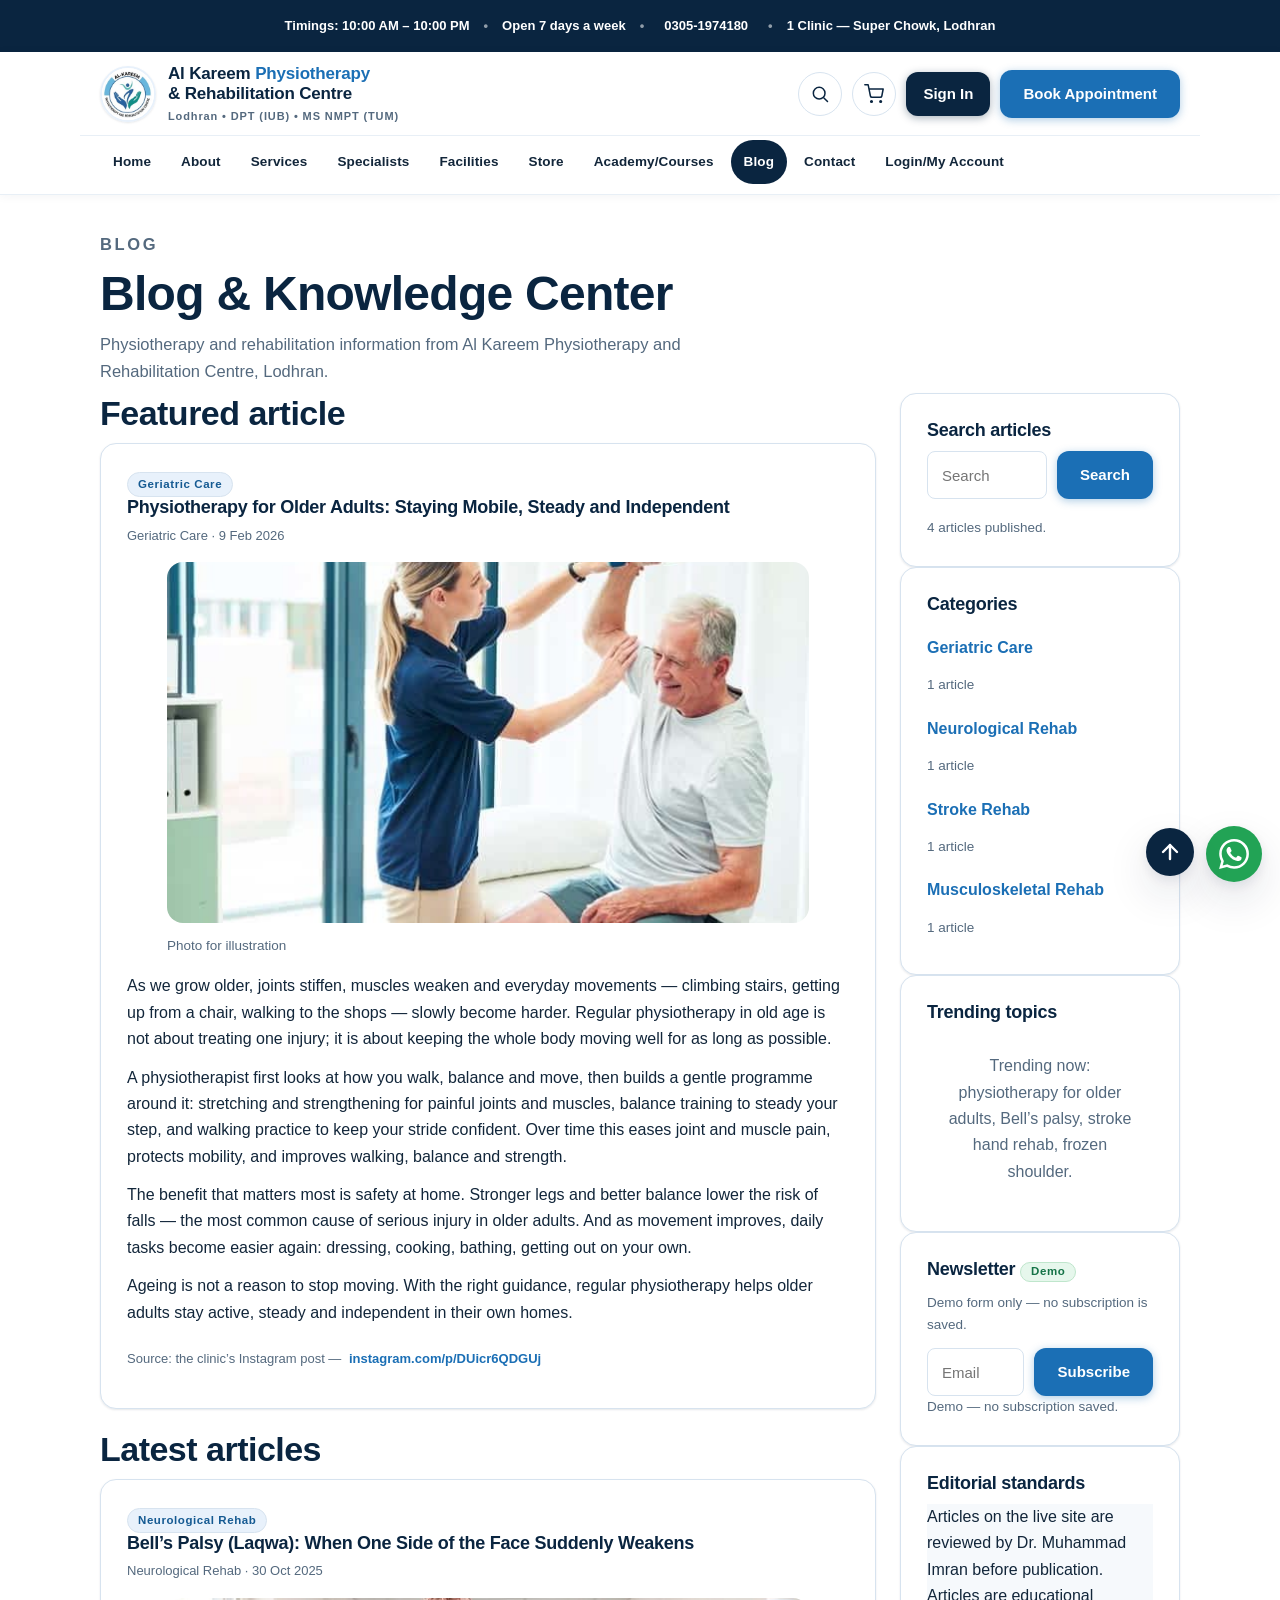
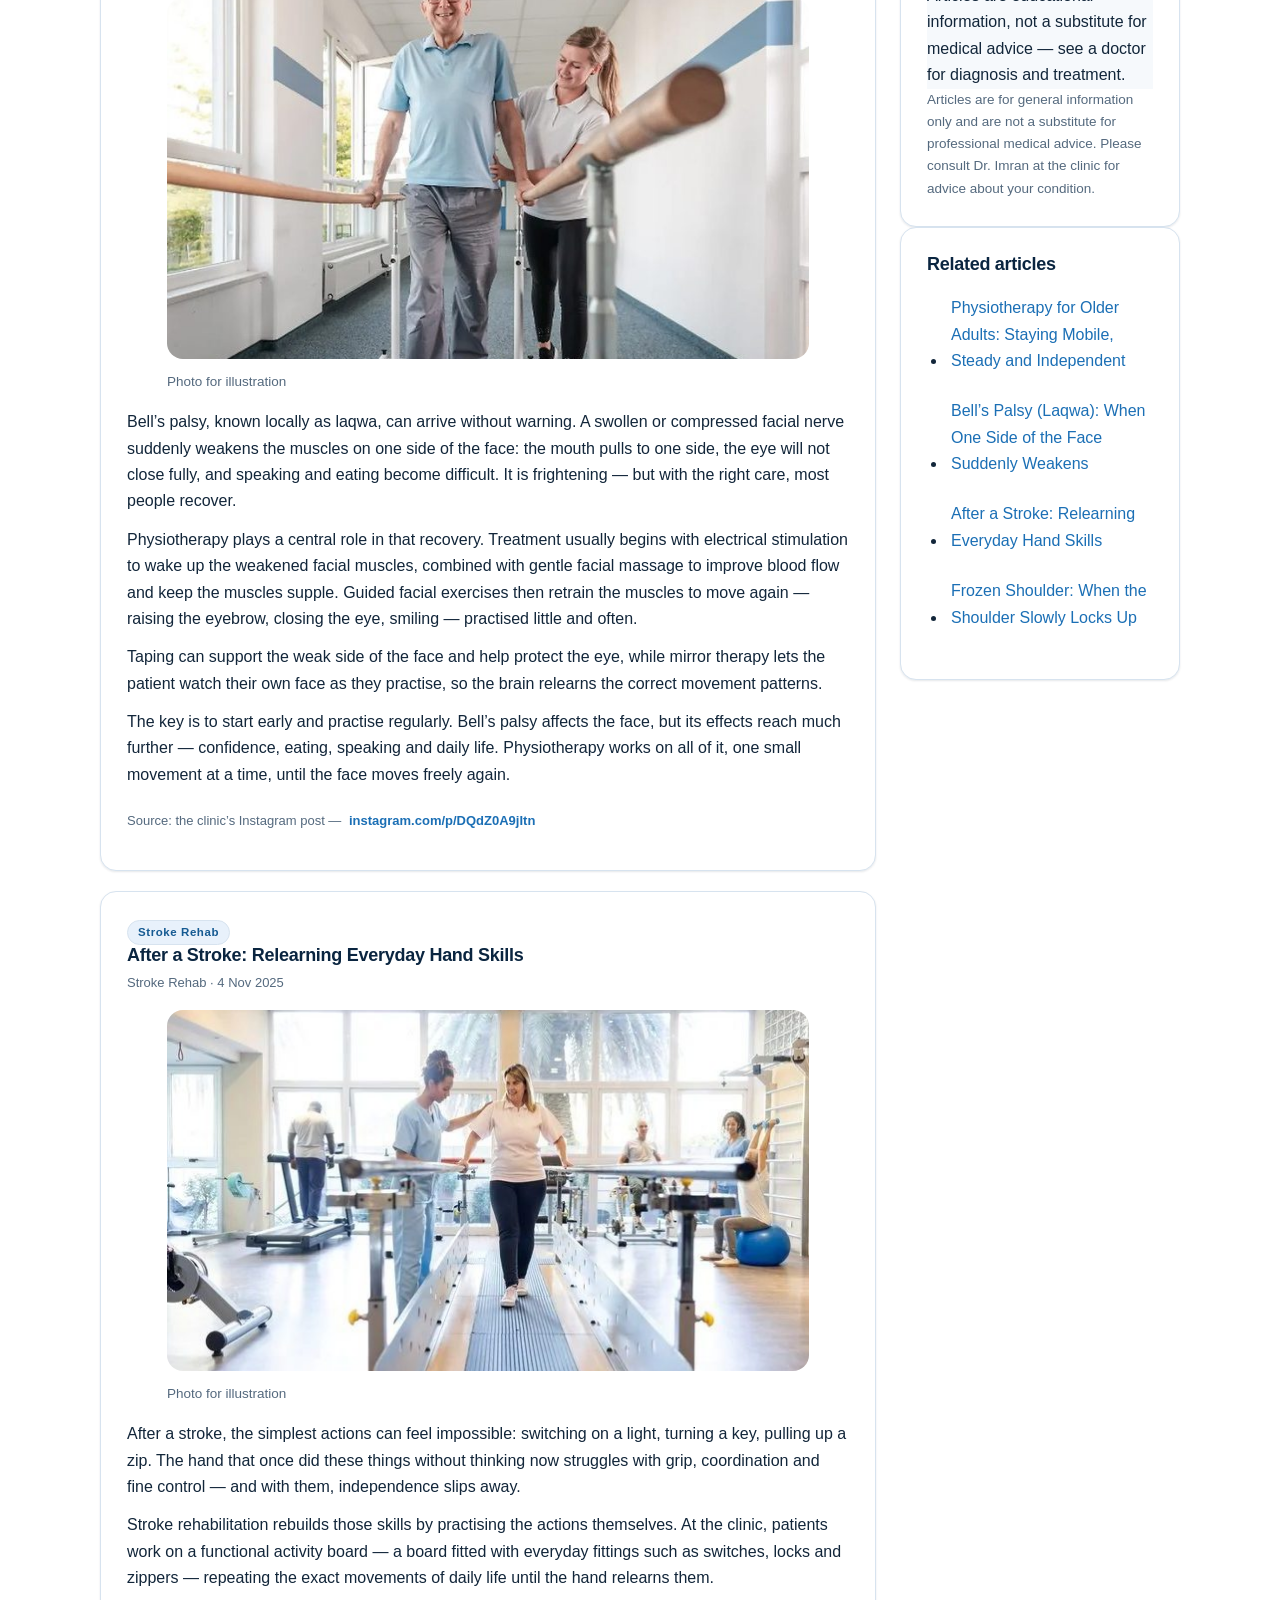
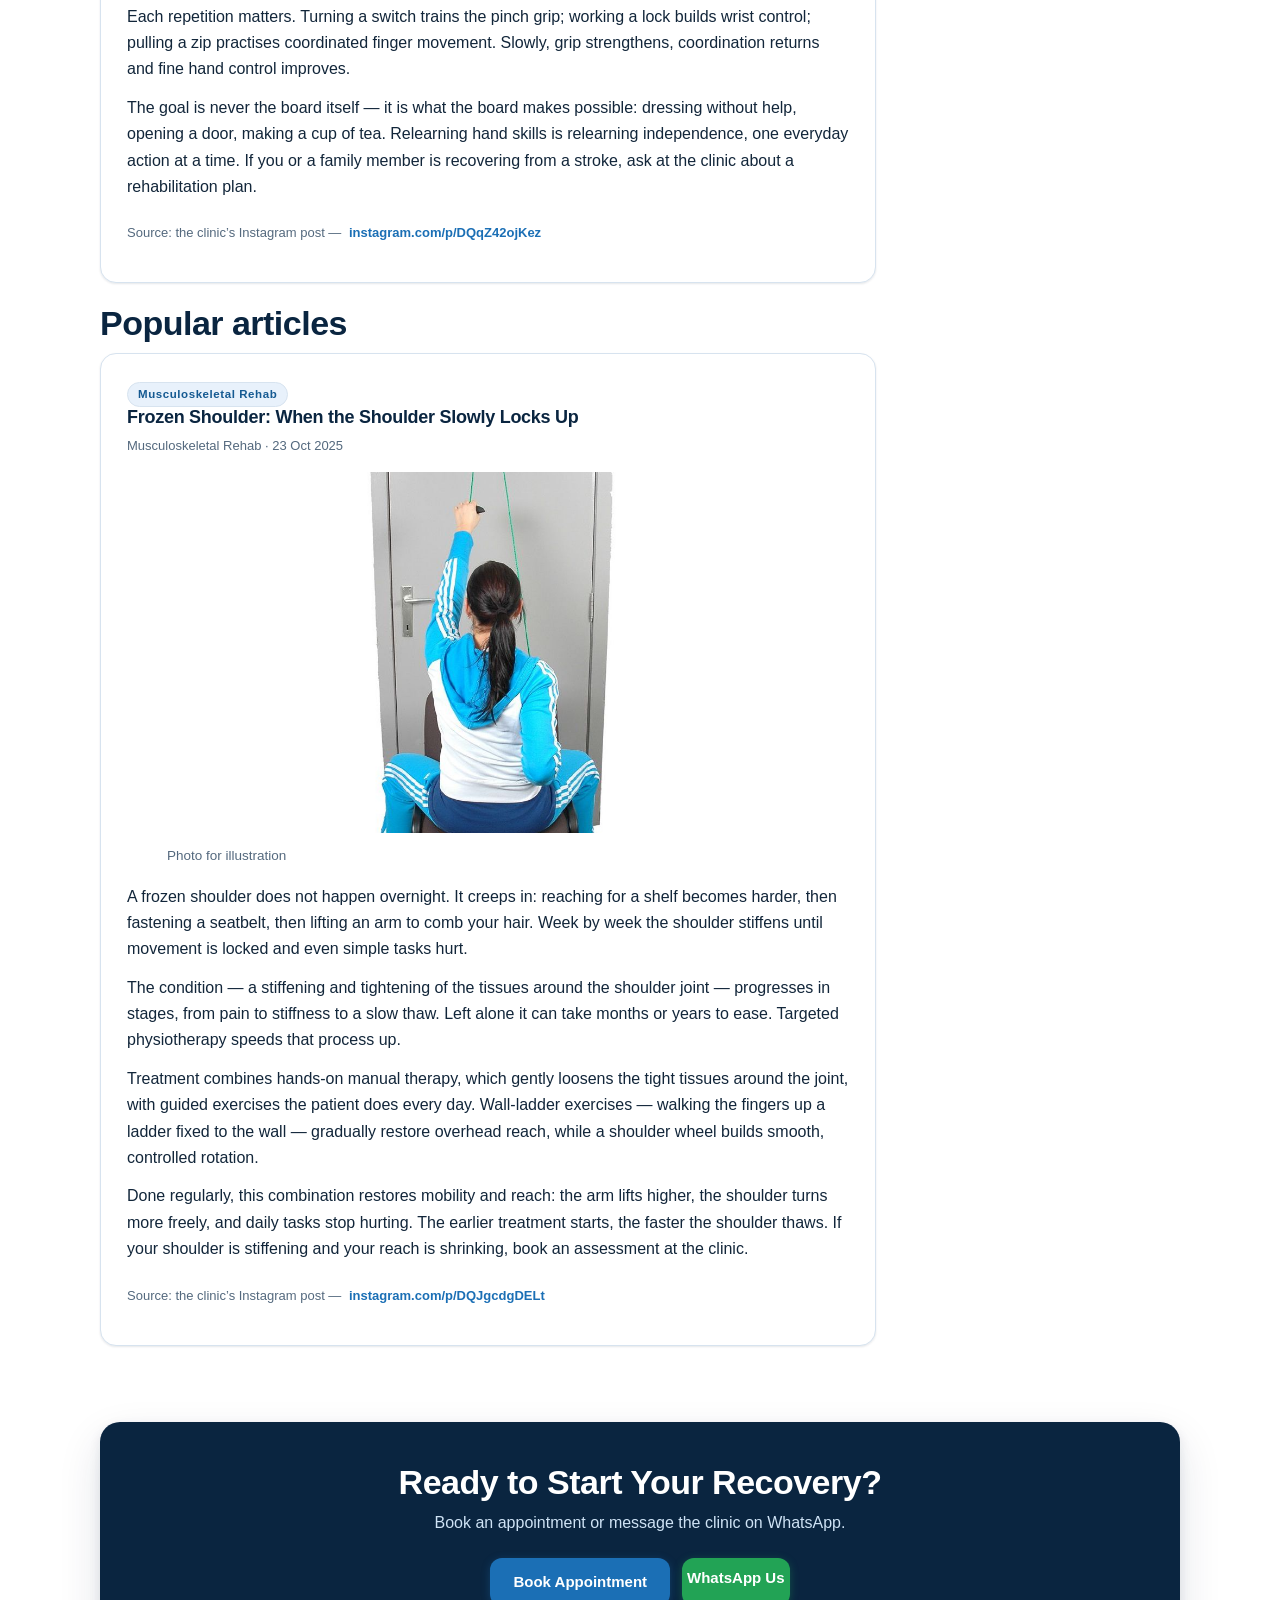
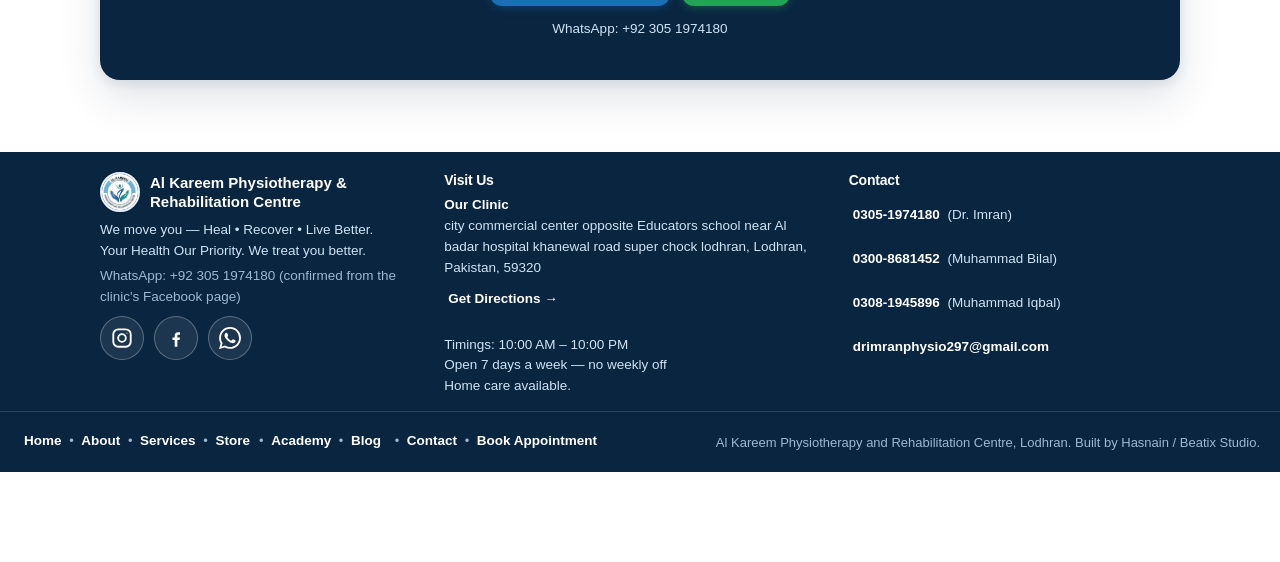
<file: blog.html>
<!DOCTYPE html>
<html lang="en">
<head>
<meta charset="UTF-8">
<meta name="viewport" content="width=device-width, initial-scale=1.0">
<title>Blog &amp; Knowledge Center &mdash; Al Kareem Physiotherapy and Rehabilitation Centre, Lodhran</title>
<meta name="description" content="Physiotherapy and rehabilitation information from Al Kareem Physiotherapy and Rehabilitation Centre, Lodhran — older adults, Bell's palsy, stroke hand rehab and frozen shoulder.">
<link rel="stylesheet" href="style.css">
<script src="app.js" defer></script>
</head>
<body data-page="blog">
<a class="skip-link" href="#main-content">Skip to main content</a>

<div class="topbar" id="top">
  <span>Timings: 10:00 AM – 10:00 PM</span>
  <span class="topbar-dot" aria-hidden="true">&bull;</span>
  <span>Open 7 days a week</span>
  <span class="topbar-dot" aria-hidden="true">&bull;</span>
  <a href="tel:03051974180">0305-1974180</a>
  <span class="topbar-dot" aria-hidden="true">&bull;</span>
  <span>1 Clinic — Super Chowk, Lodhran</span>
</div>

<header class="site">
  <div class="brand-row">
    <a class="brand-link" href="index.html">
      <img class="logo-img" src="logo.jpg" alt="Al Kareem Physiotherapy and Rehabilitation Centre logo" width="56" height="56">
      <span>
        <span class="name">Al Kareem <span>Physiotherapy</span> <br>&amp; Rehabilitation Centre</span>
        <span class="sub">Lodhran &bull; DPT (IUB) &bull; MS NMPT (TUM)</span>
      </span>
    </a>
    <div class="head-actions">
      <button class="icon-btn" id="search-toggle" type="button" aria-label="Search the site" aria-expanded="false">
        <svg viewBox="0 0 24 24" fill="none" stroke="currentColor" stroke-width="1.8" stroke-linecap="round" stroke-linejoin="round" aria-hidden="true"><circle cx="11" cy="11" r="7"/><path d="M21 21l-4.3-4.3"/></svg>
      </button>
      <button class="icon-btn" type="button" data-cart-open aria-label="Open cart">
        <svg viewBox="0 0 24 24" fill="none" stroke="currentColor" stroke-width="1.8" stroke-linecap="round" stroke-linejoin="round" aria-hidden="true"><circle cx="9" cy="21" r="1"/><circle cx="20" cy="21" r="1"/><path d="M1 1h4l2.68 13.39a2 2 0 0 0 2 1.61h9.72a2 2 0 0 0 2-1.61L23 6H6"/></svg>
        <span class="cart-count" hidden>0</span>
      </button>
      <span id="account-area">
        <a class="btn small navy" href="login.html">Sign In</a>
      </span>
      <a class="btn" href="book.html"><span class="book-full">Book Appointment</span><span class="book-short">Book</span></a>
      <button class="icon-btn hamburger-btn" id="hamburger-btn" type="button" aria-label="Open menu" aria-expanded="false">
        <svg viewBox="0 0 24 24" fill="none" stroke="currentColor" stroke-width="2" stroke-linecap="round" aria-hidden="true"><path d="M3 6h18"/><path d="M3 12h18"/><path d="M3 18h18"/></svg>
      </button>
    </div>
  </div>

  <nav class="main-nav" aria-label="Main navigation">
    <a href="index.html">Home</a>
    <a href="about.html">About</a>
    <a href="services.html">Services</a>
    <a href="specialists.html">Specialists</a>
    <a href="facilities.html">Facilities</a>
    <a href="store.html">Store</a>
    <a href="academy.html">Academy/Courses</a>
    <a href="blog.html" class="active" aria-current="page">Blog</a>
    <a href="contact.html">Contact</a>
    <a href="login.html">Login/My Account</a>
  </nav>

  <!-- Header search — expands a full-width row under the header -->
  <div class="search-row" id="global-search-row" hidden>
    <div class="search-row-inner">
      <div class="search-bar">
        <input type="search" id="global-search" placeholder="Search services, products, pages&hellip;" aria-label="Search the site" autocomplete="off">
        <button class="btn outline small" id="search-close" type="button">Close</button>
      </div>
      <div class="search-results" id="global-search-results" aria-live="polite"></div>
    </div>
  </div>
</header>

<!-- Shared overlay (drawer + cart) -->
<div class="overlay" id="overlay" hidden></div>

<!-- Hamburger drawer — slides in from the right -->
<aside class="drawer" id="nav-drawer" aria-label="Menu" hidden>
  <div class="drawer-head">
    <img class="logo-img" src="logo.jpg" alt="Al Kareem Physiotherapy and Rehabilitation Centre logo" width="44" height="44">
    <span class="drawer-title">Al Kareem<br>Physiotherapy</span>
    <button class="icon-btn" id="drawer-close" type="button" aria-label="Close menu">
      <svg viewBox="0 0 24 24" fill="none" stroke="currentColor" stroke-width="2" stroke-linecap="round" aria-hidden="true"><path d="M18 6L6 18"/><path d="M6 6l12 12"/></svg>
    </button>
  </div>
  <nav class="drawer-nav" aria-label="Mobile navigation">
    <a href="index.html">Home</a>
    <a href="about.html">About</a>
    <a href="services.html">Services</a>
    <a href="specialists.html">Specialists</a>
    <a href="facilities.html">Facilities</a>
    <a href="store.html">Store</a>
    <a href="academy.html">Academy/Courses</a>
    <a href="blog.html" class="active" aria-current="page">Blog</a>
    <a href="contact.html">Contact</a>
    <a href="login.html">Login/My Account</a>
  </nav>
  <div class="drawer-account" data-show-when="logged-out">
    <a class="btn navy" href="login.html">Sign In</a>
  </div>
  <div class="drawer-account" data-show-when="logged-in" hidden>
    <p style="font-size:14px;color:var(--navy);font-weight:700;">Signed in as <span data-account-name></span> (<span data-account-role></span> demo)</p>
    <a class="btn navy" href="login.html">My Account</a>
    <p style="margin-top:10px;"><button class="link-btn" type="button" data-demo-logout>Log out</button></p>
  </div>
  <div class="drawer-book">
    <a class="btn" href="book.html">Book Appointment</a>
  </div>
  <div class="drawer-contact">
    <a href="tel:03051974180">0305-1974180</a> &bull; <a href="tel:03008681452">0300-8681452</a><br>
    Timings: 10:00 AM – 10:00 PM<br>
    Open 7 days a week<br>
    1 Clinic — Super Chowk, Lodhran
  </div>
</aside>

<!-- Cart drawer — slides in from the right -->
<aside class="cart-drawer" id="cart-drawer" aria-label="Cart" hidden>
  <div class="cart-drawer-head">
    <h2>Your Cart</h2>
    <button class="icon-btn" id="cart-close" type="button" aria-label="Close cart">
      <svg viewBox="0 0 24 24" fill="none" stroke="currentColor" stroke-width="2" stroke-linecap="round" aria-hidden="true"><path d="M18 6L6 18"/><path d="M6 6l12 12"/></svg>
    </button>
  </div>
  <div class="cart-drawer-body" id="cart-drawer-body">
    <!-- Rendered by app.js: cart lines + order summary (subtotal = Rs 850 × qty). -->
  </div>
  <div class="cart-drawer-foot" id="cart-drawer-foot" hidden>
    <button class="btn" id="place-order-demo" type="button">Place order (Demo)</button>
    <p class="cart-note">Demo — no payment step. Nothing is ordered.</p>
  </div>
</aside>
<!-- ===== HEADER BLOCK — copy ends here ===== -->

<main id="main-content">

  <div class="page-head">
    <p class="eyebrow">Blog</p>
    <h1>Blog &amp; Knowledge Center</h1>
    <p>Physiotherapy and rehabilitation information from Al Kareem Physiotherapy and Rehabilitation Centre, Lodhran.</p>
  </div>
  <div class="blog-main">
    <div class="blog-column">
      <h2>Featured article</h2>

      <article class="panel blog-article" id="physio-older-adults">
        <span class="tag">Geriatric Care</span>
        <h3>Physiotherapy for Older Adults: Staying Mobile, Steady and Independent</h3>
        <p class="meta">Geriatric Care &middot; 9 Feb 2026</p>
        <figure>
          <img src="images/geriatric.jpg" alt="A physiotherapist assisting an older man with a seated dumbbell exercise &mdash; photo for illustration" width="724" height="483" loading="lazy">
          <figcaption class="muted small">Photo for illustration</figcaption>
        </figure>
        <p>As we grow older, joints stiffen, muscles weaken and everyday movements &mdash; climbing stairs, getting up from a chair, walking to the shops &mdash; slowly become harder. Regular physiotherapy in old age is not about treating one injury; it is about keeping the whole body moving well for as long as possible.</p>
        <p>A physiotherapist first looks at how you walk, balance and move, then builds a gentle programme around it: stretching and strengthening for painful joints and muscles, balance training to steady your step, and walking practice to keep your stride confident. Over time this eases joint and muscle pain, protects mobility, and improves walking, balance and strength.</p>
        <p>The benefit that matters most is safety at home. Stronger legs and better balance lower the risk of falls &mdash; the most common cause of serious injury in older adults. And as movement improves, daily tasks become easier again: dressing, cooking, bathing, getting out on your own.</p>
        <p>Ageing is not a reason to stop moving. With the right guidance, regular physiotherapy helps older adults stay active, steady and independent in their own homes.</p>
        <p class="blog-source">Source: the clinic&rsquo;s Instagram post &mdash; <a href="https://www.instagram.com/p/DUicr6QDGUj/" target="_blank" rel="noopener">instagram.com/p/DUicr6QDGUj</a></p>
      </article>
      <h2>Latest articles</h2>

      <article class="panel blog-article" id="bells-palsy">
        <span class="tag">Neurological Rehab</span>
        <h3>Bell&rsquo;s Palsy (Laqwa): When One Side of the Face Suddenly Weakens</h3>
        <p class="meta">Neurological Rehab &middot; 30 Oct 2025</p>
        <figure>
          <img src="images/neuro-rehab.jpg" alt="An older man practising walking between parallel bars with a therapist &mdash; photo for illustration" width="1600" height="555" loading="lazy">
          <figcaption class="muted small">Photo for illustration</figcaption>
        </figure>
        <p>Bell&rsquo;s palsy, known locally as laqwa, can arrive without warning. A swollen or compressed facial nerve suddenly weakens the muscles on one side of the face: the mouth pulls to one side, the eye will not close fully, and speaking and eating become difficult. It is frightening &mdash; but with the right care, most people recover.</p>
        <p>Physiotherapy plays a central role in that recovery. Treatment usually begins with electrical stimulation to wake up the weakened facial muscles, combined with gentle facial massage to improve blood flow and keep the muscles supple. Guided facial exercises then retrain the muscles to move again &mdash; raising the eyebrow, closing the eye, smiling &mdash; practised little and often.</p>
        <p>Taping can support the weak side of the face and help protect the eye, while mirror therapy lets the patient watch their own face as they practise, so the brain relearns the correct movement patterns.</p>
        <p>The key is to start early and practise regularly. Bell&rsquo;s palsy affects the face, but its effects reach much further &mdash; confidence, eating, speaking and daily life. Physiotherapy works on all of it, one small movement at a time, until the face moves freely again.</p>
        <p class="blog-source">Source: the clinic&rsquo;s Instagram post &mdash; <a href="https://www.instagram.com/p/DQdZ0A9jItn/" target="_blank" rel="noopener">instagram.com/p/DQdZ0A9jItn</a></p>
      </article>
      <article class="panel blog-article" id="stroke-hand-skills">
        <span class="tag">Stroke Rehab</span>
        <h3>After a Stroke: Relearning Everyday Hand Skills</h3>
        <p class="meta">Stroke Rehab &middot; 4 Nov 2025</p>
        <figure>
          <img src="images/rehab-gym.jpg" alt="A woman walking between parallel bars with therapist support in a rehab gym &mdash; photo for illustration" width="724" height="483" loading="lazy">
          <figcaption class="muted small">Photo for illustration</figcaption>
        </figure>
        <p>After a stroke, the simplest actions can feel impossible: switching on a light, turning a key, pulling up a zip. The hand that once did these things without thinking now struggles with grip, coordination and fine control &mdash; and with them, independence slips away.</p>
        <p>Stroke rehabilitation rebuilds those skills by practising the actions themselves. At the clinic, patients work on a functional activity board &mdash; a board fitted with everyday fittings such as switches, locks and zippers &mdash; repeating the exact movements of daily life until the hand relearns them.</p>
        <p>Each repetition matters. Turning a switch trains the pinch grip; working a lock builds wrist control; pulling a zip practises coordinated finger movement. Slowly, grip strengthens, coordination returns and fine hand control improves.</p>
        <p>The goal is never the board itself &mdash; it is what the board makes possible: dressing without help, opening a door, making a cup of tea. Relearning hand skills is relearning independence, one everyday action at a time. If you or a family member is recovering from a stroke, ask at the clinic about a rehabilitation plan.</p>
        <p class="blog-source">Source: the clinic&rsquo;s Instagram post &mdash; <a href="https://www.instagram.com/p/DQqZ42ojKez/" target="_blank" rel="noopener">instagram.com/p/DQqZ42ojKez</a></p>
      </article>
      <h2>Popular articles</h2>

      <article class="panel blog-article" id="frozen-shoulder">
        <span class="tag">Musculoskeletal Rehab</span>
        <h3>Frozen Shoulder: When the Shoulder Slowly Locks Up</h3>
        <p class="meta">Musculoskeletal Rehab &middot; 23 Oct 2025</p>
        <figure>
          <img src="images/shoulder-exercise.jpg" alt="A person performing a shoulder pulley exercise &mdash; photo for illustration" width="1182" height="1182" loading="lazy">
          <figcaption class="muted small">Photo for illustration</figcaption>
        </figure>
        <p>A frozen shoulder does not happen overnight. It creeps in: reaching for a shelf becomes harder, then fastening a seatbelt, then lifting an arm to comb your hair. Week by week the shoulder stiffens until movement is locked and even simple tasks hurt.</p>
        <p>The condition &mdash; a stiffening and tightening of the tissues around the shoulder joint &mdash; progresses in stages, from pain to stiffness to a slow thaw. Left alone it can take months or years to ease. Targeted physiotherapy speeds that process up.</p>
        <p>Treatment combines hands-on manual therapy, which gently loosens the tight tissues around the joint, with guided exercises the patient does every day. Wall-ladder exercises &mdash; walking the fingers up a ladder fixed to the wall &mdash; gradually restore overhead reach, while a shoulder wheel builds smooth, controlled rotation.</p>
        <p>Done regularly, this combination restores mobility and reach: the arm lifts higher, the shoulder turns more freely, and daily tasks stop hurting. The earlier treatment starts, the faster the shoulder thaws. If your shoulder is stiffening and your reach is shrinking, book an assessment at the clinic.</p>
        <p class="blog-source">Source: the clinic&rsquo;s Instagram post &mdash; <a href="https://www.instagram.com/p/DQJgcdgDELt/" target="_blank" rel="noopener">instagram.com/p/DQJgcdgDELt</a></p>
      </article>
    </div>
    <aside>
      <section class="panel" aria-labelledby="search-heading">
        <h3 id="search-heading">Search articles</h3>
        <form class="search-bar blog-search" action="blog.html" method="get" role="search">
          <label class="visually-hidden" for="blog-search-input">Search articles</label>
          <input id="blog-search-input" class="search-input" type="search" name="q" placeholder="Search">
          <button class="btn" type="submit">Search</button>
        </form>
        <p class="blog-note">4 articles published.</p>
      </section>
      <section class="panel" aria-labelledby="categories-heading">
        <h3 id="categories-heading">Categories</h3>
        <ul class="blog-categories">
          <li><a href="#physio-older-adults">Geriatric Care</a> <span class="muted small">1 article</span></li>
          <li><a href="#bells-palsy">Neurological Rehab</a> <span class="muted small">1 article</span></li>
          <li><a href="#stroke-hand-skills">Stroke Rehab</a> <span class="muted small">1 article</span></li>
          <li><a href="#frozen-shoulder">Musculoskeletal Rehab</a> <span class="muted small">1 article</span></li>
        </ul>
      </section>
      <section class="panel" aria-labelledby="trending-heading">
        <h3 id="trending-heading">Trending topics</h3>
        <div class="blog-empty">
          <p>Trending now: physiotherapy for older adults, Bell&rsquo;s palsy, stroke hand rehab, frozen shoulder.</p>
        </div>
      </section>
      <section class="panel" aria-labelledby="newsletter-heading">
        <h3 id="newsletter-heading">Newsletter <span class="demo-tag">Demo</span></h3>
        <p class="blog-note">Demo form only &mdash; no subscription is saved.</p>
        <form id="newsletter-form" class="search-bar newsletter-form" action="blog.html" method="get">
          <label class="visually-hidden" for="newsletter-email">Email address</label>
          <input id="newsletter-email" class="search-input" type="email" name="email" placeholder="Email" required>
          <button class="btn" type="submit">Subscribe</button>
        </form>
        <p class="blog-note">Demo &mdash; no subscription saved.</p>
      </section>
      <section class="panel" aria-labelledby="editorial-heading">
        <h3 id="editorial-heading">Editorial standards</h3>
        <div class="blog-editorial">
          <p>Articles on the live site are reviewed by Dr. Muhammad Imran before publication. Articles are educational information, not a substitute for medical advice &mdash; see a doctor for diagnosis and treatment.</p>
        </div>
        <p class="blog-note">Articles are for general information only and are not a substitute for professional medical advice. Please consult Dr. Imran at the clinic for advice about your condition.</p>
      </section>
      <section class="panel" aria-labelledby="related-heading">
        <h3 id="related-heading">Related articles</h3>
        <ul>
          <li><a href="#physio-older-adults">Physiotherapy for Older Adults: Staying Mobile, Steady and Independent</a></li>
          <li><a href="#bells-palsy">Bell&rsquo;s Palsy (Laqwa): When One Side of the Face Suddenly Weakens</a></li>
          <li><a href="#stroke-hand-skills">After a Stroke: Relearning Everyday Hand Skills</a></li>
          <li><a href="#frozen-shoulder">Frozen Shoulder: When the Shoulder Slowly Locks Up</a></li>
        </ul>
      </section>
    </aside>
  </div>

  <section class="cta-band">
    <h2>Ready to Start Your Recovery?</h2>
    <p>Book an appointment or message the clinic on WhatsApp.</p>
    <div class="cta-actions">
      <a class="btn" href="book.html">Book Appointment</a>
      <a class="btn wa-btn" href="https://wa.me/923051974180">WhatsApp Us</a>
    </div>
    <p class="cta-note">WhatsApp: +92 305 1974180</p>
  </section>

</main>

<a class="wa-float" href="https://wa.me/923051974180" target="_blank" rel="noopener" aria-label="Chat on WhatsApp">
  <svg viewBox="0 0 24 24" fill="currentColor" aria-hidden="true"><path d="M17.472 14.382c-.297-.149-1.758-.867-2.03-.967-.273-.099-.471-.148-.67.15-.197.297-.767.966-.94 1.164-.173.199-.347.223-.644.075-.297-.15-1.255-.463-2.39-1.475-.883-.788-1.48-1.761-1.653-2.059-.173-.297-.018-.458.13-.606.134-.133.298-.347.446-.52.149-.174.198-.298.298-.497.099-.198.05-.371-.025-.52-.075-.149-.669-1.612-.916-2.207-.242-.579-.487-.5-.669-.51-.173-.008-.371-.01-.57-.01-.198 0-.52.074-.792.372-.272.297-1.04 1.016-1.04 2.479 0 1.462 1.065 2.875 1.213 3.074.149.198 2.096 3.2 5.077 4.487.709.306 1.262.489 1.694.625.712.227 1.36.195 1.871.118.571-.085 1.758-.719 2.006-1.413.248-.694.248-1.289.173-1.413-.074-.124-.272-.198-.57-.347m-5.421 7.403h-.004a9.87 9.87 0 0 1-5.031-1.378l-.361-.214-3.741.982.998-3.648-.235-.374a9.86 9.86 0 0 1-1.51-5.26c.001-5.45 4.436-9.884 9.888-9.884 2.64 0 5.122 1.03 6.988 2.898a9.825 9.825 0 0 1 2.893 6.994c-.003 5.45-4.437 9.884-9.885 9.884m8.413-18.297A11.815 11.815 0 0 0 12.05 0C5.495 0 .16 5.335.157 11.892c0 2.096.547 4.142 1.588 5.945L.057 24l6.305-1.654a11.882 11.882 0 0 0 5.683 1.448h.005c6.554 0 11.89-5.335 11.893-11.893a11.821 11.821 0 0 0-3.48-8.413Z"/></svg>
</a>

<div class="sticky-bar">
  <a class="btn" href="book.html">Book Appointment</a>
  <a class="btn outline" href="tel:03051974180">Call Clinic</a>
</div>

<footer>
  <div class="foot-inner">
    <div class="foot-col">
      <div class="foot-brand">
        <img class="logo-img" src="logo.jpg" alt="Al Kareem Physiotherapy and Rehabilitation Centre logo" width="56" height="56">
        <span class="foot-name">Al Kareem Physiotherapy &amp; Rehabilitation Centre</span>
      </div>
      <p class="foot-tag">We move you &mdash; Heal &bull; Recover &bull; Live Better.<br>Your Health Our Priority. We treat you better.</p>
      <p class="foot-note">WhatsApp: +92 305 1974180 (confirmed from the clinic's Facebook page)</p>
      <ul class="social-icons" aria-label="Follow us">
        <li><a class="social-icon" href="https://www.instagram.com/al_kareem.physio_rehab/" target="_blank" rel="noopener" aria-label="Instagram"><svg viewBox="0 0 24 24" fill="none" stroke="currentColor" stroke-width="2" stroke-linecap="round" stroke-linejoin="round" aria-hidden="true"><rect x="2.5" y="2.5" width="19" height="19" rx="5.5"/><circle cx="12" cy="12" r="4.2"/><circle cx="17.4" cy="6.6" r="0.6" fill="currentColor" stroke="none"/></svg></a></li>
        <li><a class="social-icon" href="https://facebook.com/people/Al-Kareem-Medical-Physio-Store/100086538205155/" target="_blank" rel="noopener" aria-label="Facebook"><svg viewBox="0 0 24 24" fill="currentColor" aria-hidden="true"><path d="M13.5 21.5v-7.2h2.42l.36-2.8H13.5V9.7c0-.81.23-1.36 1.38-1.36h1.48V5.83c-.26-.03-1.14-.11-2.16-.11-2.14 0-3.6 1.3-3.6 3.7v2.08H8.18v2.8h2.42v7.2h2.9z"/></svg></a></li>
        <li><a class="social-icon" href="https://wa.me/923051974180" target="_blank" rel="noopener" aria-label="WhatsApp"><svg viewBox="0 0 24 24" fill="currentColor" aria-hidden="true"><path d="M17.472 14.382c-.297-.149-1.758-.867-2.03-.967-.273-.099-.471-.148-.67.15-.197.297-.767.966-.94 1.164-.173.199-.347.223-.644.075-.297-.15-1.255-.463-2.39-1.475-.883-.788-1.48-1.761-1.653-2.059-.173-.297-.018-.458.13-.606.134-.133.298-.347.446-.52.149-.174.198-.298.298-.497.099-.198.05-.371-.025-.52-.075-.149-.669-1.612-.916-2.207-.242-.579-.487-.5-.669-.51-.173-.008-.371-.01-.57-.01-.198 0-.52.074-.792.372-.272.297-1.04 1.016-1.04 2.479 0 1.462 1.065 2.875 1.213 3.074.149.198 2.096 3.2 5.077 4.487.709.306 1.262.489 1.694.625.712.227 1.36.195 1.871.118.571-.085 1.758-.719 2.006-1.413.248-.694.248-1.289.173-1.413-.074-.124-.272-.198-.57-.347m-5.421 7.403h-.004a9.87 9.87 0 01-5.031-1.378l-.361-.214-3.741.982.998-3.648-.235-.374a9.86 9.86 0 01-1.51-5.26c.001-5.45 4.436-9.884 9.888-9.884 2.64 0 5.122 1.03 6.988 2.898a9.825 9.825 0 012.893 6.994c-.003 5.45-4.437 9.884-9.885 9.884m8.413-18.297A11.815 11.815 0 0012.05 0C5.495 0 .16 5.335.157 11.892c0 2.096.547 4.142 1.588 5.945L.057 24l6.305-1.654a11.882 11.882 0 005.683 1.448h.005c6.554 0 11.89-5.335 11.893-11.893a11.821 11.821 0 00-3.48-8.413Z"/></svg></a></li>
      </ul>
    </div>
    <div class="foot-col">
      <h3>Visit Us</h3>
      <p><strong>Our Clinic</strong><br>city commercial center opposite Educators school near Al badar hospital khanewal road super chock lodhran, Lodhran, Pakistan, 59320<br><a href="https://www.google.com/maps/dir/29.5260109,71.6148191/Al-Kareem+Physiotherapy+and+Rehabilitation,+City+Commercial+Center,+Super+Chowk,+near+Al-Badr+Orthopedic+Hospital,+Lodhr%C4%81n,+59320,+Pakistan/@29.3739324,71.7503853,15952m/data=!3m2!1e3!4b1!4m10!4m9!1m1!4e1!1m5!1m1!1s0x393b9f002cf3f8af:0xa4c2ab6760b48bb6!2m2!1d71.6392052!2d29.519655!3e9?entry=ttu&amp;g_ep=EgoyMDI2MTExOC4xIKXMDSoASAFQAw%3D%3D" target="_blank" rel="noopener">Get Directions &rarr;</a></p>
      <p class="foot-hours">Timings: 10:00 AM &ndash; 10:00 PM<br>Open 7 days a week &mdash; no weekly off<br>Home care available.</p>
    </div>
    <div class="foot-col">
      <h3>Contact</h3>
      <p class="foot-phones"><span><a href="tel:03051974180">0305-1974180</a> (Dr. Imran)</span><span><a href="tel:03008681452">0300-8681452</a> (Muhammad Bilal)</span><span><a href="tel:03081945896">0308-1945896</a> (Muhammad Iqbal)</span></p>
      <p class="foot-mail"><a href="mailto:drimranphysio297@gmail.com">drimranphysio297@gmail.com</a></p>
    </div>
  </div>
  <div class="bottom">
    <nav class="foot-nav" aria-label="Footer">
      <a href="index.html">Home</a> &bull; <a href="about.html">About</a> &bull; <a href="services.html">Services</a> &bull; <a href="store.html">Store</a> &bull; <a href="academy.html">Academy</a> &bull; <a href="blog.html">Blog</a> &bull; <a href="contact.html">Contact</a> &bull; <a href="book.html">Book Appointment</a>
    </nav>
    <p class="foot-credit">Al Kareem Physiotherapy and Rehabilitation Centre, Lodhran. Built by Hasnain / Beatix Studio.</p>
  </div>
</footer>


<a class="back-to-top" href="#top" aria-label="Back to top"><svg viewBox="0 0 24 24" fill="none" stroke="currentColor" stroke-width="2.4" stroke-linecap="round" stroke-linejoin="round" aria-hidden="true"><path d="M12 19V5"/><path d="M5 12l7-7 7 7"/></svg></a>
</body>
</html>
</file>
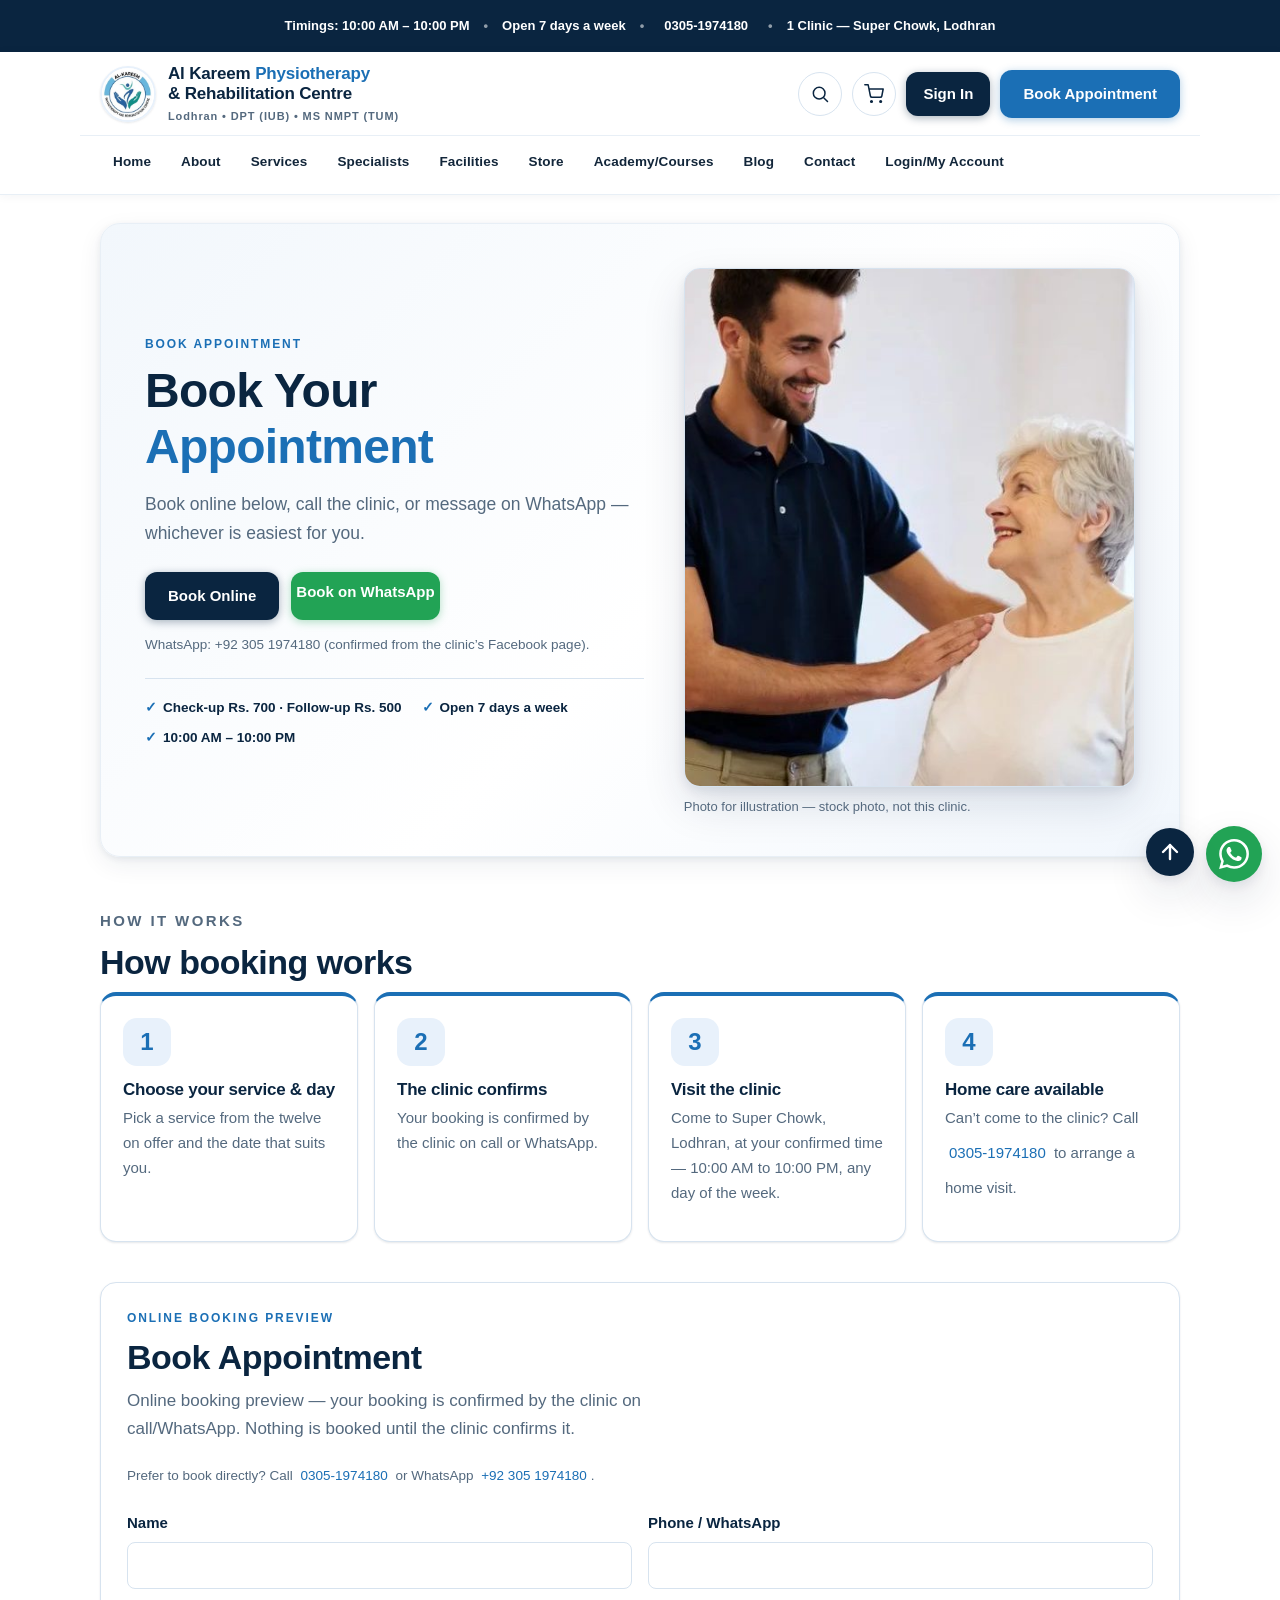
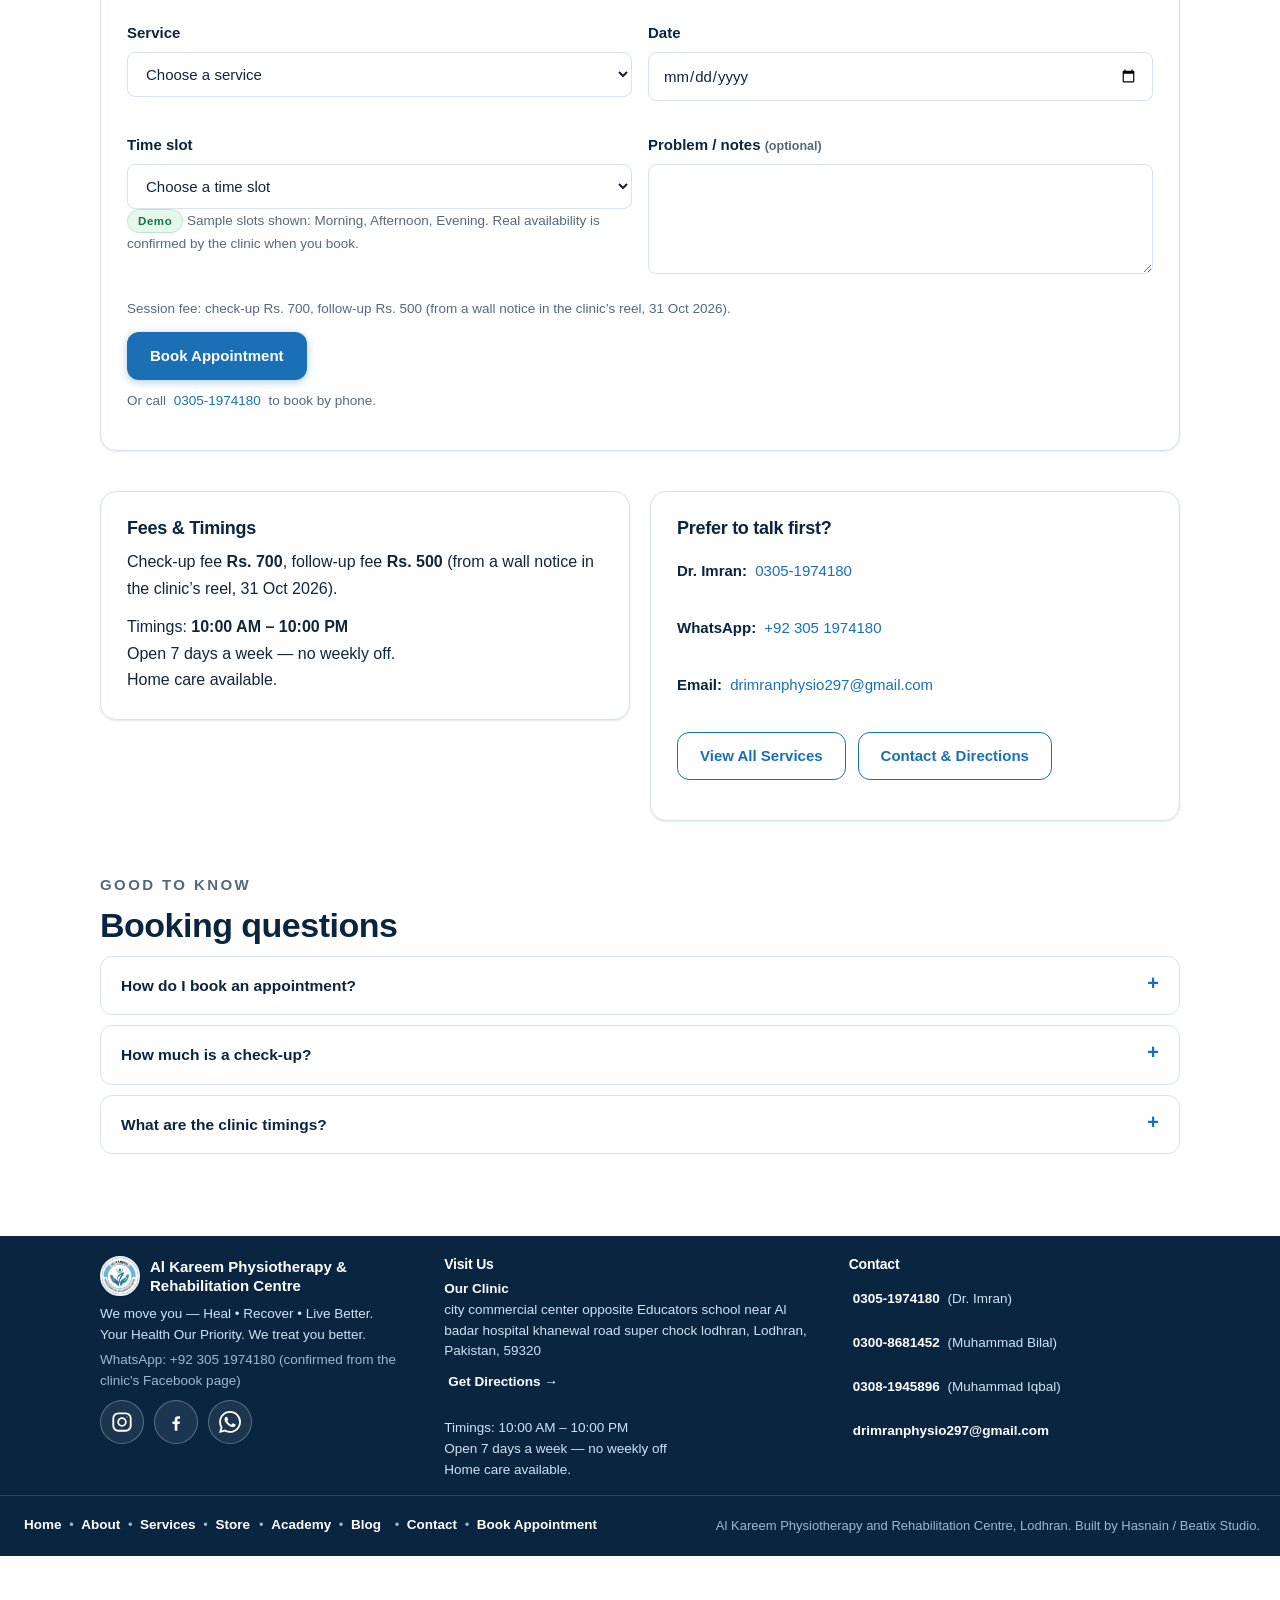
<file: book.html>
<!DOCTYPE html>
<html lang="en">
<head>
<meta charset="UTF-8">
<meta name="viewport" content="width=device-width, initial-scale=1.0">
<title>Book Appointment | Al Kareem Physiotherapy &amp; Rehabilitation Centre, Lodhran</title>
<meta name="description" content="Book an appointment at Al Kareem Physiotherapy and Rehabilitation Centre, Lodhran — online preview, by phone, or on WhatsApp.">
<link rel="stylesheet" href="style.css">
<script src="app.js" defer></script>
</head>
<body data-page="book">
<a class="skip-link" href="#main-content">Skip to main content</a>

<div class="topbar" id="top">
  <span>Timings: 10:00 AM – 10:00 PM</span>
  <span class="topbar-dot" aria-hidden="true">&bull;</span>
  <span>Open 7 days a week</span>
  <span class="topbar-dot" aria-hidden="true">&bull;</span>
  <a href="tel:03051974180">0305-1974180</a>
  <span class="topbar-dot" aria-hidden="true">&bull;</span>
  <span>1 Clinic — Super Chowk, Lodhran</span>
</div>

<header class="site">
  <div class="brand-row">
    <a class="brand-link" href="index.html">
      <img class="logo-img" src="logo.jpg" alt="Al Kareem Physiotherapy and Rehabilitation Centre logo" width="56" height="56">
      <span>
        <span class="name">Al Kareem <span>Physiotherapy</span> <br>&amp; Rehabilitation Centre</span>
        <span class="sub">Lodhran &bull; DPT (IUB) &bull; MS NMPT (TUM)</span>
      </span>
    </a>
    <div class="head-actions">
      <button class="icon-btn" id="search-toggle" type="button" aria-label="Search the site" aria-expanded="false">
        <svg viewBox="0 0 24 24" fill="none" stroke="currentColor" stroke-width="1.8" stroke-linecap="round" stroke-linejoin="round" aria-hidden="true"><circle cx="11" cy="11" r="7"/><path d="M21 21l-4.3-4.3"/></svg>
      </button>
      <button class="icon-btn" type="button" data-cart-open aria-label="Open cart">
        <svg viewBox="0 0 24 24" fill="none" stroke="currentColor" stroke-width="1.8" stroke-linecap="round" stroke-linejoin="round" aria-hidden="true"><circle cx="9" cy="21" r="1"/><circle cx="20" cy="21" r="1"/><path d="M1 1h4l2.68 13.39a2 2 0 0 0 2 1.61h9.72a2 2 0 0 0 2-1.61L23 6H6"/></svg>
        <span class="cart-count" hidden>0</span>
      </button>
      <span id="account-area">
        <a class="btn small navy" href="login.html">Sign In</a>
      </span>
      <a class="btn" href="book.html"><span class="book-full">Book Appointment</span><span class="book-short">Book</span></a>
      <button class="icon-btn hamburger-btn" id="hamburger-btn" type="button" aria-label="Open menu" aria-expanded="false">
        <svg viewBox="0 0 24 24" fill="none" stroke="currentColor" stroke-width="2" stroke-linecap="round" aria-hidden="true"><path d="M3 6h18"/><path d="M3 12h18"/><path d="M3 18h18"/></svg>
      </button>
    </div>
  </div>

  <nav class="main-nav" aria-label="Main navigation">
    <a href="index.html">Home</a>
    <a href="about.html">About</a>
    <a href="services.html">Services</a>
    <a href="specialists.html">Specialists</a>
    <a href="facilities.html">Facilities</a>
    <a href="store.html">Store</a>
    <a href="academy.html">Academy/Courses</a>
    <a href="blog.html">Blog</a>
    <a href="contact.html">Contact</a>
    <a href="login.html">Login/My Account</a>
  </nav>

  <!-- Header search — expands a full-width row under the header -->
  <div class="search-row" id="global-search-row" hidden>
    <div class="search-row-inner">
      <div class="search-bar">
        <input type="search" id="global-search" placeholder="Search services, products, pages&hellip;" aria-label="Search the site" autocomplete="off">
        <button class="btn outline small" id="search-close" type="button">Close</button>
      </div>
      <div class="search-results" id="global-search-results" aria-live="polite"></div>
    </div>
  </div>
</header>

<!-- Shared overlay (drawer + cart) -->
<div class="overlay" id="overlay" hidden></div>

<!-- Hamburger drawer — slides in from the right -->
<aside class="drawer" id="nav-drawer" aria-label="Menu" hidden>
  <div class="drawer-head">
    <img class="logo-img" src="logo.jpg" alt="Al Kareem Physiotherapy and Rehabilitation Centre logo" width="44" height="44">
    <span class="drawer-title">Al Kareem<br>Physiotherapy</span>
    <button class="icon-btn" id="drawer-close" type="button" aria-label="Close menu">
      <svg viewBox="0 0 24 24" fill="none" stroke="currentColor" stroke-width="2" stroke-linecap="round" aria-hidden="true"><path d="M18 6L6 18"/><path d="M6 6l12 12"/></svg>
    </button>
  </div>
  <nav class="drawer-nav" aria-label="Mobile navigation">
    <a href="index.html">Home</a>
    <a href="about.html">About</a>
    <a href="services.html">Services</a>
    <a href="specialists.html">Specialists</a>
    <a href="facilities.html">Facilities</a>
    <a href="store.html">Store</a>
    <a href="academy.html">Academy/Courses</a>
    <a href="blog.html">Blog</a>
    <a href="contact.html">Contact</a>
    <a href="login.html">Login/My Account</a>
  </nav>
  <div class="drawer-account" data-show-when="logged-out">
    <a class="btn navy" href="login.html">Sign In</a>
  </div>
  <div class="drawer-account" data-show-when="logged-in" hidden>
    <p style="font-size:14px;color:var(--navy);font-weight:700;">Signed in as <span data-account-name></span> (<span data-account-role></span> demo)</p>
    <a class="btn navy" href="login.html">My Account</a>
    <p style="margin-top:10px;"><button class="link-btn" type="button" data-demo-logout>Log out</button></p>
  </div>
  <div class="drawer-book">
    <a class="btn" href="book.html">Book Appointment</a>
  </div>
  <div class="drawer-contact">
    <a href="tel:03051974180">0305-1974180</a> &bull; <a href="tel:03008681452">0300-8681452</a><br>
    Timings: 10:00 AM – 10:00 PM<br>
    Open 7 days a week<br>
    1 Clinic — Super Chowk, Lodhran
  </div>
</aside>

<!-- Cart drawer — slides in from the right -->
<aside class="cart-drawer" id="cart-drawer" aria-label="Cart" hidden>
  <div class="cart-drawer-head">
    <h2>Your Cart</h2>
    <button class="icon-btn" id="cart-close" type="button" aria-label="Close cart">
      <svg viewBox="0 0 24 24" fill="none" stroke="currentColor" stroke-width="2" stroke-linecap="round" aria-hidden="true"><path d="M18 6L6 18"/><path d="M6 6l12 12"/></svg>
    </button>
  </div>
  <div class="cart-drawer-body" id="cart-drawer-body">
    <!-- Rendered by app.js: cart lines + order summary (subtotal = Rs 850 × qty). -->
  </div>
  <div class="cart-drawer-foot" id="cart-drawer-foot" hidden>
    <button class="btn" id="place-order-demo" type="button">Place order (Demo)</button>
    <p class="cart-note">Demo — no payment step. Nothing is ordered.</p>
  </div>
</aside>
<!-- ===== HEADER BLOCK — copy ends here ===== -->
<main id="main-content">

  <section class="hero">
    <div class="hero-copy">
      <p class="eyebrow">Book Appointment</p>
      <h1>Book Your <span class="accent">Appointment</span></h1>
      <p class="lead">Book online below, call the clinic, or message on WhatsApp — whichever is easiest for you.</p>
      <div class="hero-actions">
        <a class="btn navy" href="#booking-form">Book Online</a>
        <a class="btn wa-btn" href="https://wa.me/923051974180">Book on WhatsApp</a>
      </div>
      <p class="note wa-note">WhatsApp: +92 305 1974180 (confirmed from the clinic&rsquo;s Facebook page).</p>
      <div class="hero-facts">
        <span><span class="dot" aria-hidden="true">&#10003;</span> Check-up Rs. 700 &middot; Follow-up Rs. 500</span>
        <span><span class="dot" aria-hidden="true">&#10003;</span> Open 7 days a week</span>
        <span><span class="dot" aria-hidden="true">&#10003;</span> 10:00 AM – 10:00 PM</span>
      </div>
    </div>
    <figure class="hero-media">
      <img src="images/physio-care.jpg" alt="Physiotherapist with a patient — photo for illustration" width="768" height="768">
      <figcaption>Photo for illustration — stock photo, not this clinic.</figcaption>
    </figure>
  </section>

  <section>
    <div class="section-head">
      <p class="eyebrow">How it works</p>
      <h2>How booking works</h2>
    </div>
    <div class="cards">
      <article class="card condition-card"><div class="card-icon" aria-hidden="true">1</div><h3>Choose your service &amp; day</h3><p>Pick a service from the twelve on offer and the date that suits you.</p></article>
      <article class="card condition-card"><div class="card-icon" aria-hidden="true">2</div><h3>The clinic confirms</h3><p>Your booking is confirmed by the clinic on call or WhatsApp.</p></article>
      <article class="card condition-card"><div class="card-icon" aria-hidden="true">3</div><h3>Visit the clinic</h3><p>Come to Super Chowk, Lodhran, at your confirmed time — 10:00 AM to 10:00 PM, any day of the week.</p></article>
      <article class="card condition-card"><div class="card-icon" aria-hidden="true">4</div><h3>Home care available</h3><p>Can&rsquo;t come to the clinic? Call <a href="tel:03051974180">0305-1974180</a> to arrange a home visit.</p></article>
    </div>
  </section>

  <section aria-labelledby="booking-heading" style="margin-top:40px;">
    <div class="panel">
      <p class="eyebrow">Online booking preview</p>
      <h2 id="booking-heading">Book Appointment</h2>
      <p class="lead">Online booking preview &mdash; your booking is confirmed by the clinic on call/WhatsApp. Nothing is booked until the clinic confirms it.</p>
      <p class="note">Prefer to book directly? Call <a href="tel:03051974180">0305-1974180</a> or WhatsApp <a href="https://wa.me/923051974180">+92 305 1974180</a>.</p>

      <form id="booking-form" class="form" novalidate>
        <div class="form-grid">
          <div class="field">
            <label for="booking-name">Name</label>
            <input type="text" id="booking-name" name="name" autocomplete="name" required aria-describedby="booking-name-error">
            <span class="field-error" id="booking-name-error" hidden>Enter your name.</span>
          </div>
          <div class="field">
            <label for="booking-phone">Phone / WhatsApp</label>
            <input type="tel" id="booking-phone" name="phone" autocomplete="tel" required aria-describedby="booking-phone-error">
            <span class="field-error" id="booking-phone-error" hidden>Enter your phone / WhatsApp number.</span>
          </div>
          <div class="field">
            <label for="booking-service">Service</label>
            <select id="booking-service" name="service" required aria-describedby="booking-service-error">
              <option value="">Choose a service</option>
              <option>Physiotherapy Treatment</option>
              <option>Pain Relief</option>
              <option>Post-Surgery Rehab</option>
              <option>Sports Injury Rehab</option>
              <option>Neurological Rehab</option>
              <option>CP Children Therapy</option>
              <option>Stroke Rehab</option>
              <option>Back &amp; Neck Pain</option>
              <option>Knee &amp; Joint Therapy</option>
              <option>Geriatric Care</option>
              <option>Pediatric Rehab</option>
              <option>Musculoskeletal Rehab</option>
            </select>
            <span class="field-error" id="booking-service-error" hidden>Choose a service.</span>
          </div>
          <div class="field">
            <label for="booking-date">Date</label>
            <input type="date" id="booking-date" name="date" required aria-describedby="booking-date-error">
            <span class="field-error" id="booking-date-error" hidden>Choose a date.</span>
          </div>
          <div class="field">
            <label for="booking-time">Time slot</label>
            <select id="booking-time" name="time" required aria-describedby="booking-time-error">
              <option value="">Choose a time slot</option>
              <option>Morning</option>
              <option>Afternoon</option>
              <option>Evening</option>
            </select>
            <span class="field-error" id="booking-time-error" hidden>Choose a time slot.</span>
            <p class="form-note"><span class="demo-tag">Demo</span> Sample slots shown: Morning, Afternoon, Evening. Real availability is confirmed by the clinic when you book.</p>
          </div>
          <div class="field">
            <label for="booking-notes">Problem / notes <span class="optional">(optional)</span></label>
            <textarea id="booking-notes" name="notes" rows="4"></textarea>
          </div>
        </div>
        <p class="form-note">Session fee: check-up Rs. 700, follow-up Rs. 500 (from a wall notice in the clinic&rsquo;s reel, 31 Oct 2026).</p>
        <button type="submit" class="btn">Book Appointment</button>
        <p class="form-note">Or call <a href="tel:03051974180">0305-1974180</a> to book by phone.</p>
      </form>

      <div id="booking-confirm" class="panel booking-confirmation" hidden tabindex="-1" role="status">
        <p class="demo-tag">DEMO</p>
        <h3>Demo — no booking sent.</h3>
        <p>In the live platform your booking will go to the clinic.</p>
        <p>Demo reference: <span id="booking-ref">DEMO-0001</span></p>
        <p>Summary: <span id="booking-summary"></span></p>
        <button type="button" class="btn outline" id="booking-again">Book another appointment</button>
        <p>Books nothing real. To book for real, call <a href="tel:03051974180">0305-1974180</a>.</p>
      </div>
    </div>
  </section>

  <section>
    <div class="split" style="margin-top:40px;">
      <article class="panel">
        <h3>Fees &amp; Timings</h3>
        <p>Check-up fee <strong>Rs. 700</strong>, follow-up fee <strong>Rs. 500</strong> (from a wall notice in the clinic&rsquo;s reel, 31 Oct 2026).</p>
        <p>Timings: <strong>10:00 AM – 10:00 PM</strong><br>Open 7 days a week — no weekly off.<br>Home care available.</p>
      </article>
      <article class="panel">
        <h3>Prefer to talk first?</h3>
        <ul class="contact-details">
          <li><strong>Dr. Imran:</strong> <a href="tel:03051974180">0305-1974180</a></li>
          <li><strong>WhatsApp:</strong> <a href="https://wa.me/923051974180">+92 305 1974180</a></li>
          <li><strong>Email:</strong> <a href="mailto:drimranphysio297@gmail.com">drimranphysio297@gmail.com</a></li>
        </ul>
        <div class="hero-actions"><a class="btn outline" href="services.html">View All Services</a> <a class="btn outline" href="contact.html">Contact &amp; Directions</a></div>
      </article>
    </div>
  </section>

  <section>
    <div class="section-head">
      <p class="eyebrow">Good to know</p>
      <h2>Booking questions</h2>
    </div>
    <div class="faq-list">
      <details class="faq">
        <summary>How do I book an appointment?</summary>
        <p>Call 0305-1974180, message the clinic on WhatsApp (+92 305 1974180), or fill in the booking form on this page. The online form is a preview, so please confirm your slot by call or WhatsApp.</p>
      </details>
      <details class="faq">
        <summary>How much is a check-up?</summary>
        <p>Check-up fee is Rs. 700 and follow-up fee is Rs. 500, as shown on the fee notice in the clinic&rsquo;s reel.</p>
      </details>
      <details class="faq">
        <summary>What are the clinic timings?</summary>
        <p>The clinic is open 10:00 AM – 10:00 PM, 7 days a week — there is no weekly off.</p>
      </details>
    </div>
  </section>

</main>

<a class="wa-float" href="https://wa.me/923051974180" target="_blank" rel="noopener" aria-label="Chat on WhatsApp">
  <svg viewBox="0 0 24 24" fill="currentColor" aria-hidden="true"><path d="M17.472 14.382c-.297-.149-1.758-.867-2.03-.967-.273-.099-.471-.148-.67.15-.197.297-.767.966-.94 1.164-.173.199-.347.223-.644.075-.297-.15-1.255-.463-2.39-1.475-.883-.788-1.48-1.761-1.653-2.059-.173-.297-.018-.458.13-.606.134-.133.298-.347.446-.52.149-.174.198-.298.298-.497.099-.198.05-.371-.025-.52-.075-.149-.669-1.612-.916-2.207-.242-.579-.487-.5-.669-.51-.173-.008-.371-.01-.57-.01-.198 0-.52.074-.792.372-.272.297-1.04 1.016-1.04 2.479 0 1.462 1.065 2.875 1.213 3.074.149.198 2.096 3.2 5.077 4.487.709.306 1.262.489 1.694.625.712.227 1.36.195 1.871.118.571-.085 1.758-.719 2.006-1.413.248-.694.248-1.289.173-1.413-.074-.124-.272-.198-.57-.347m-5.421 7.403h-.004a9.87 9.87 0 0 1-5.031-1.378l-.361-.214-3.741.982.998-3.648-.235-.374a9.86 9.86 0 0 1-1.51-5.26c.001-5.45 4.436-9.884 9.888-9.884 2.64 0 5.122 1.03 6.988 2.898a9.825 9.825 0 0 1 2.893 6.994c-.003 5.45-4.437 9.884-9.885 9.884m8.413-18.297A11.815 11.815 0 0 0 12.05 0C5.495 0 .16 5.335.157 11.892c0 2.096.547 4.142 1.588 5.945L.057 24l6.305-1.654a11.882 11.882 0 0 0 5.683 1.448h.005c6.554 0 11.89-5.335 11.893-11.893a11.821 11.821 0 0 0-3.48-8.413Z"/></svg>
</a>

<div class="sticky-bar">
  <a class="btn" href="book.html">Book Appointment</a>
  <a class="btn outline" href="tel:03051974180">Call Clinic</a>
</div>

<footer>
  <div class="foot-inner">
    <div class="foot-col">
      <div class="foot-brand">
        <img class="logo-img" src="logo.jpg" alt="Al Kareem Physiotherapy and Rehabilitation Centre logo" width="56" height="56">
        <span class="foot-name">Al Kareem Physiotherapy &amp; Rehabilitation Centre</span>
      </div>
      <p class="foot-tag">We move you &mdash; Heal &bull; Recover &bull; Live Better.<br>Your Health Our Priority. We treat you better.</p>
      <p class="foot-note">WhatsApp: +92 305 1974180 (confirmed from the clinic's Facebook page)</p>
      <ul class="social-icons" aria-label="Follow us">
        <li><a class="social-icon" href="https://www.instagram.com/al_kareem.physio_rehab/" target="_blank" rel="noopener" aria-label="Instagram"><svg viewBox="0 0 24 24" fill="none" stroke="currentColor" stroke-width="2" stroke-linecap="round" stroke-linejoin="round" aria-hidden="true"><rect x="2.5" y="2.5" width="19" height="19" rx="5.5"/><circle cx="12" cy="12" r="4.2"/><circle cx="17.4" cy="6.6" r="0.6" fill="currentColor" stroke="none"/></svg></a></li>
        <li><a class="social-icon" href="https://facebook.com/people/Al-Kareem-Medical-Physio-Store/100086538205155/" target="_blank" rel="noopener" aria-label="Facebook"><svg viewBox="0 0 24 24" fill="currentColor" aria-hidden="true"><path d="M13.5 21.5v-7.2h2.42l.36-2.8H13.5V9.7c0-.81.23-1.36 1.38-1.36h1.48V5.83c-.26-.03-1.14-.11-2.16-.11-2.14 0-3.6 1.3-3.6 3.7v2.08H8.18v2.8h2.42v7.2h2.9z"/></svg></a></li>
        <li><a class="social-icon" href="https://wa.me/923051974180" target="_blank" rel="noopener" aria-label="WhatsApp"><svg viewBox="0 0 24 24" fill="currentColor" aria-hidden="true"><path d="M17.472 14.382c-.297-.149-1.758-.867-2.03-.967-.273-.099-.471-.148-.67.15-.197.297-.767.966-.94 1.164-.173.199-.347.223-.644.075-.297-.15-1.255-.463-2.39-1.475-.883-.788-1.48-1.761-1.653-2.059-.173-.297-.018-.458.13-.606.134-.133.298-.347.446-.52.149-.174.198-.298.298-.497.099-.198.05-.371-.025-.52-.075-.149-.669-1.612-.916-2.207-.242-.579-.487-.5-.669-.51-.173-.008-.371-.01-.57-.01-.198 0-.52.074-.792.372-.272.297-1.04 1.016-1.04 2.479 0 1.462 1.065 2.875 1.213 3.074.149.198 2.096 3.2 5.077 4.487.709.306 1.262.489 1.694.625.712.227 1.36.195 1.871.118.571-.085 1.758-.719 2.006-1.413.248-.694.248-1.289.173-1.413-.074-.124-.272-.198-.57-.347m-5.421 7.403h-.004a9.87 9.87 0 01-5.031-1.378l-.361-.214-3.741.982.998-3.648-.235-.374a9.86 9.86 0 01-1.51-5.26c.001-5.45 4.436-9.884 9.888-9.884 2.64 0 5.122 1.03 6.988 2.898a9.825 9.825 0 012.893 6.994c-.003 5.45-4.437 9.884-9.885 9.884m8.413-18.297A11.815 11.815 0 0012.05 0C5.495 0 .16 5.335.157 11.892c0 2.096.547 4.142 1.588 5.945L.057 24l6.305-1.654a11.882 11.882 0 005.683 1.448h.005c6.554 0 11.89-5.335 11.893-11.893a11.821 11.821 0 00-3.48-8.413Z"/></svg></a></li>
      </ul>
    </div>
    <div class="foot-col">
      <h3>Visit Us</h3>
      <p><strong>Our Clinic</strong><br>city commercial center opposite Educators school near Al badar hospital khanewal road super chock lodhran, Lodhran, Pakistan, 59320<br><a href="https://www.google.com/maps/dir/29.5260109,71.6148191/Al-Kareem+Physiotherapy+and+Rehabilitation,+City+Commercial+Center,+Super+Chowk,+near+Al-Badr+Orthopedic+Hospital,+Lodhr%C4%81n,+59320,+Pakistan/@29.3739324,71.7503853,15952m/data=!3m2!1e3!4b1!4m10!4m9!1m1!4e1!1m5!1m1!1s0x393b9f002cf3f8af:0xa4c2ab6760b48bb6!2m2!1d71.6392052!2d29.519655!3e9?entry=ttu&amp;g_ep=EgoyMDI2MTExOC4xIKXMDSoASAFQAw%3D%3D" target="_blank" rel="noopener">Get Directions &rarr;</a></p>
      <p class="foot-hours">Timings: 10:00 AM &ndash; 10:00 PM<br>Open 7 days a week &mdash; no weekly off<br>Home care available.</p>
    </div>
    <div class="foot-col">
      <h3>Contact</h3>
      <p class="foot-phones"><span><a href="tel:03051974180">0305-1974180</a> (Dr. Imran)</span><span><a href="tel:03008681452">0300-8681452</a> (Muhammad Bilal)</span><span><a href="tel:03081945896">0308-1945896</a> (Muhammad Iqbal)</span></p>
      <p class="foot-mail"><a href="mailto:drimranphysio297@gmail.com">drimranphysio297@gmail.com</a></p>
    </div>
  </div>
  <div class="bottom">
    <nav class="foot-nav" aria-label="Footer">
      <a href="index.html">Home</a> &bull; <a href="about.html">About</a> &bull; <a href="services.html">Services</a> &bull; <a href="store.html">Store</a> &bull; <a href="academy.html">Academy</a> &bull; <a href="blog.html">Blog</a> &bull; <a href="contact.html">Contact</a> &bull; <a href="book.html">Book Appointment</a>
    </nav>
    <p class="foot-credit">Al Kareem Physiotherapy and Rehabilitation Centre, Lodhran. Built by Hasnain / Beatix Studio.</p>
  </div>
</footer>


<a class="back-to-top" href="#top" aria-label="Back to top"><svg viewBox="0 0 24 24" fill="none" stroke="currentColor" stroke-width="2.4" stroke-linecap="round" stroke-linejoin="round" aria-hidden="true"><path d="M12 19V5"/><path d="M5 12l7-7 7 7"/></svg></a>
</body>
</html>
</file>
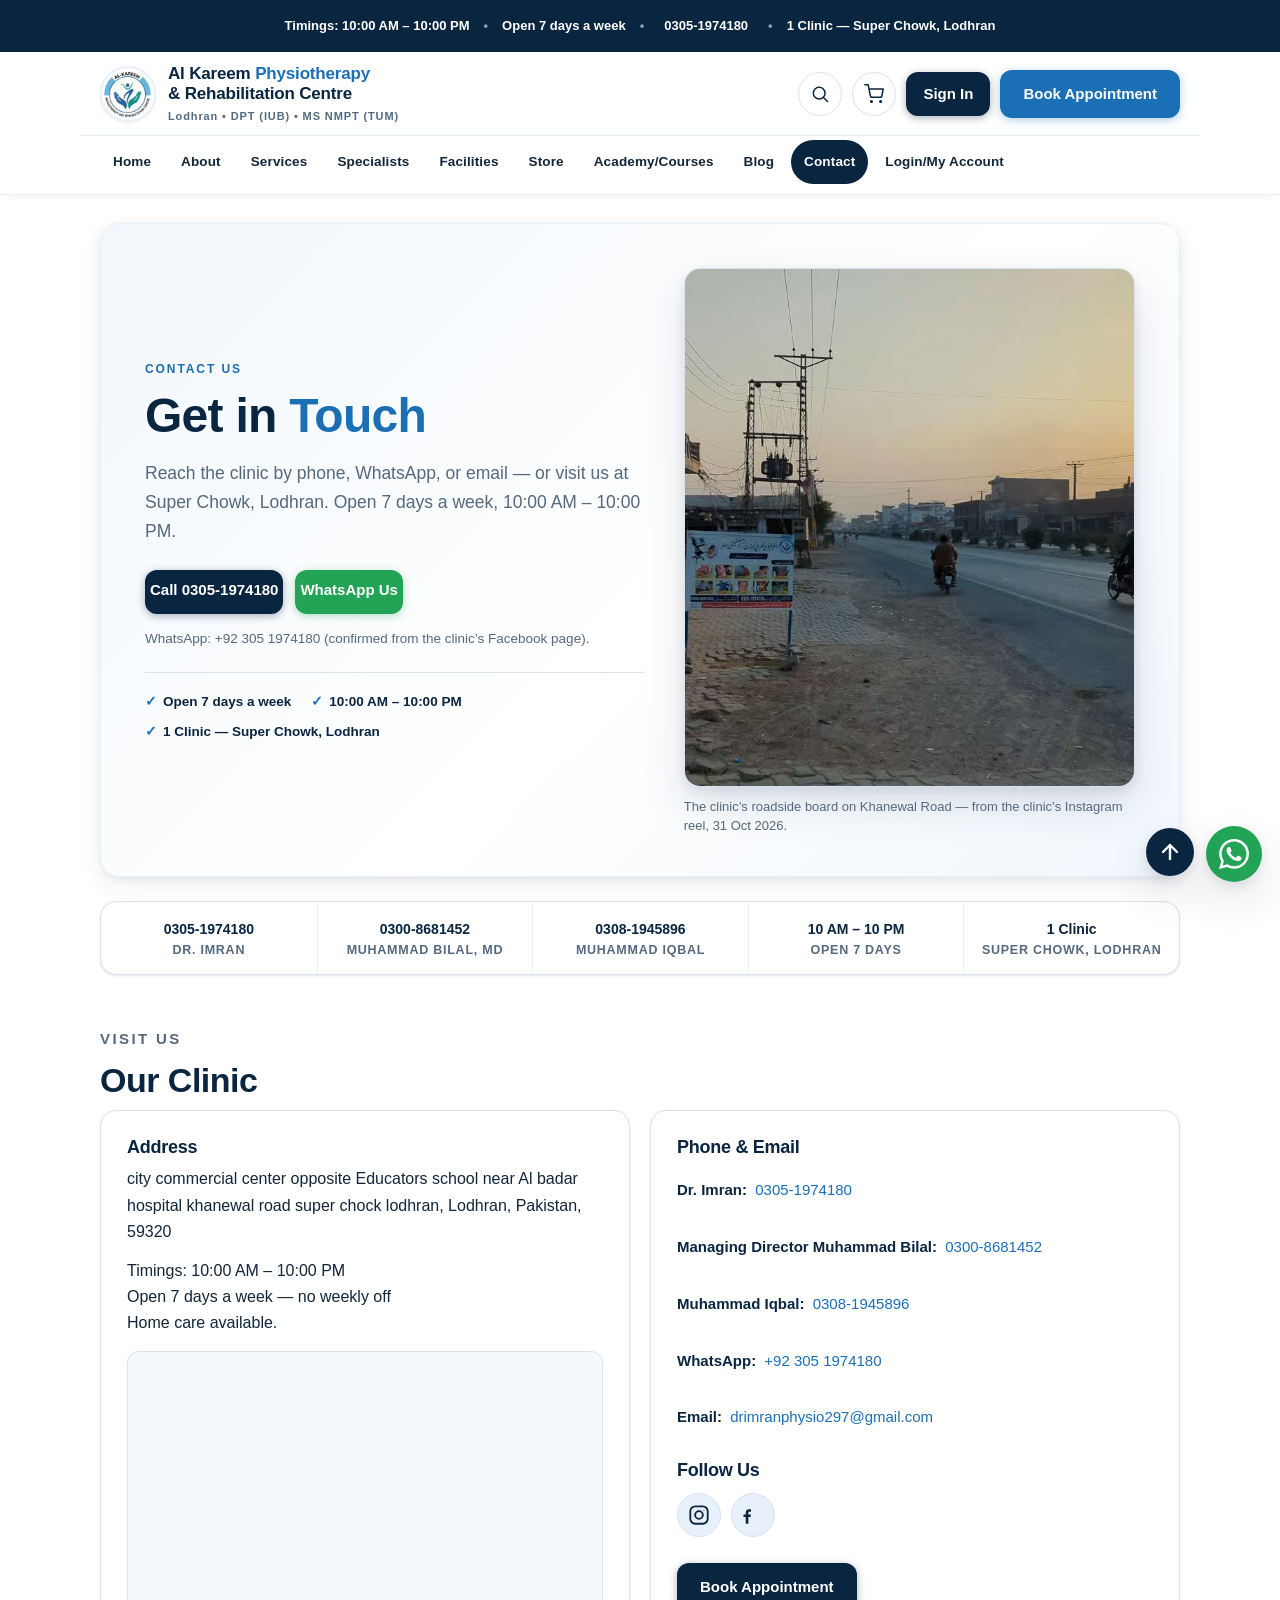
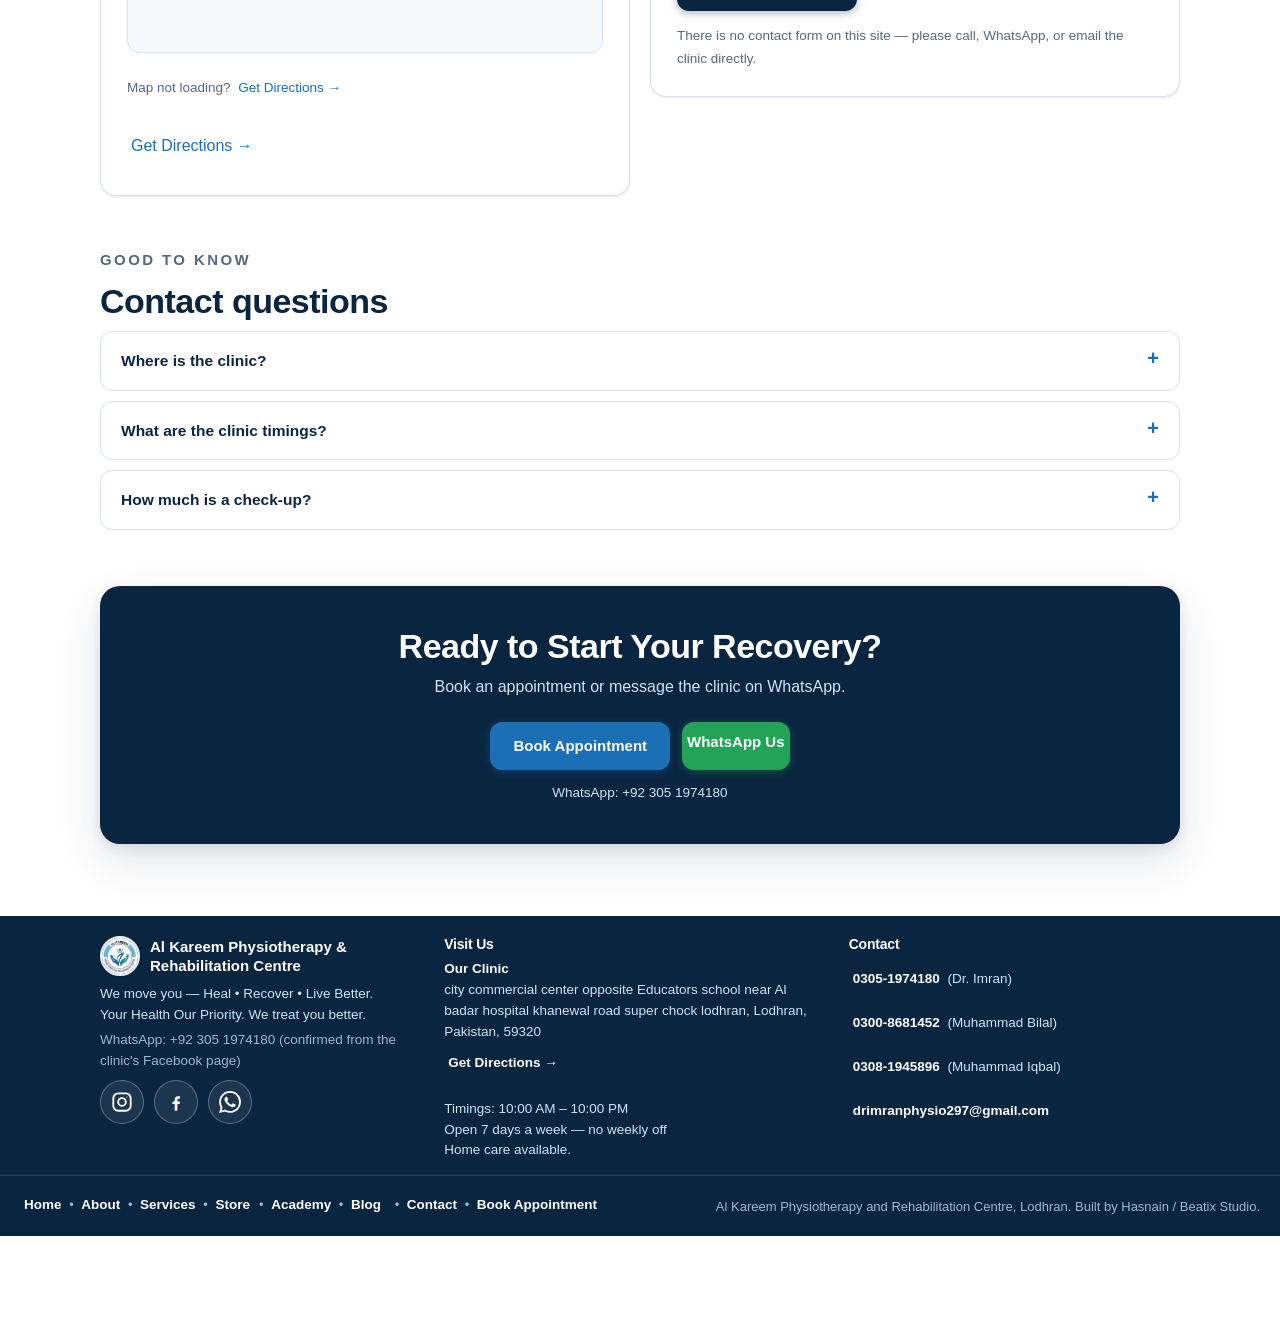
<file: contact.html>
<!DOCTYPE html>
<html lang="en">
<head>
<meta charset="UTF-8">
<meta name="viewport" content="width=device-width, initial-scale=1.0">
<title>Contact | Al Kareem Physiotherapy &amp; Rehabilitation Centre, Lodhran</title>
<meta name="description" content="Clinic address, phones, email, maps, and social links for Al Kareem Physiotherapy and Rehabilitation Centre, Lodhran.">
<link rel="stylesheet" href="style.css">
<script src="app.js" defer></script>
</head>
<body data-page="contact">
<a class="skip-link" href="#main-content">Skip to main content</a>

<div class="topbar" id="top">
  <span>Timings: 10:00 AM – 10:00 PM</span>
  <span class="topbar-dot" aria-hidden="true">&bull;</span>
  <span>Open 7 days a week</span>
  <span class="topbar-dot" aria-hidden="true">&bull;</span>
  <a href="tel:03051974180">0305-1974180</a>
  <span class="topbar-dot" aria-hidden="true">&bull;</span>
  <span>1 Clinic — Super Chowk, Lodhran</span>
</div>

<header class="site">
  <div class="brand-row">
    <a class="brand-link" href="index.html">
      <img class="logo-img" src="logo.jpg" alt="Al Kareem Physiotherapy and Rehabilitation Centre logo" width="56" height="56">
      <span>
        <span class="name">Al Kareem <span>Physiotherapy</span> <br>&amp; Rehabilitation Centre</span>
        <span class="sub">Lodhran &bull; DPT (IUB) &bull; MS NMPT (TUM)</span>
      </span>
    </a>
    <div class="head-actions">
      <button class="icon-btn" id="search-toggle" type="button" aria-label="Search the site" aria-expanded="false">
        <svg viewBox="0 0 24 24" fill="none" stroke="currentColor" stroke-width="1.8" stroke-linecap="round" stroke-linejoin="round" aria-hidden="true"><circle cx="11" cy="11" r="7"/><path d="M21 21l-4.3-4.3"/></svg>
      </button>
      <button class="icon-btn" type="button" data-cart-open aria-label="Open cart">
        <svg viewBox="0 0 24 24" fill="none" stroke="currentColor" stroke-width="1.8" stroke-linecap="round" stroke-linejoin="round" aria-hidden="true"><circle cx="9" cy="21" r="1"/><circle cx="20" cy="21" r="1"/><path d="M1 1h4l2.68 13.39a2 2 0 0 0 2 1.61h9.72a2 2 0 0 0 2-1.61L23 6H6"/></svg>
        <span class="cart-count" hidden>0</span>
      </button>
      <span id="account-area">
        <a class="btn small navy" href="login.html">Sign In</a>
      </span>
      <a class="btn" href="book.html"><span class="book-full">Book Appointment</span><span class="book-short">Book</span></a>
      <button class="icon-btn hamburger-btn" id="hamburger-btn" type="button" aria-label="Open menu" aria-expanded="false">
        <svg viewBox="0 0 24 24" fill="none" stroke="currentColor" stroke-width="2" stroke-linecap="round" aria-hidden="true"><path d="M3 6h18"/><path d="M3 12h18"/><path d="M3 18h18"/></svg>
      </button>
    </div>
  </div>

  <nav class="main-nav" aria-label="Main navigation">
    <a href="index.html">Home</a>
    <a href="about.html">About</a>
    <a href="services.html">Services</a>
    <a href="specialists.html">Specialists</a>
    <a href="facilities.html">Facilities</a>
    <a href="store.html">Store</a>
    <a href="academy.html">Academy/Courses</a>
    <a href="blog.html">Blog</a>
    <a href="contact.html" class="active" aria-current="page">Contact</a>
    <a href="login.html">Login/My Account</a>
  </nav>

  <!-- Header search — expands a full-width row under the header -->
  <div class="search-row" id="global-search-row" hidden>
    <div class="search-row-inner">
      <div class="search-bar">
        <input type="search" id="global-search" placeholder="Search services, products, pages&hellip;" aria-label="Search the site" autocomplete="off">
        <button class="btn outline small" id="search-close" type="button">Close</button>
      </div>
      <div class="search-results" id="global-search-results" aria-live="polite"></div>
    </div>
  </div>
</header>

<!-- Shared overlay (drawer + cart) -->
<div class="overlay" id="overlay" hidden></div>

<!-- Hamburger drawer — slides in from the right -->
<aside class="drawer" id="nav-drawer" aria-label="Menu" hidden>
  <div class="drawer-head">
    <img class="logo-img" src="logo.jpg" alt="Al Kareem Physiotherapy and Rehabilitation Centre logo" width="44" height="44">
    <span class="drawer-title">Al Kareem<br>Physiotherapy</span>
    <button class="icon-btn" id="drawer-close" type="button" aria-label="Close menu">
      <svg viewBox="0 0 24 24" fill="none" stroke="currentColor" stroke-width="2" stroke-linecap="round" aria-hidden="true"><path d="M18 6L6 18"/><path d="M6 6l12 12"/></svg>
    </button>
  </div>
  <nav class="drawer-nav" aria-label="Mobile navigation">
    <a href="index.html">Home</a>
    <a href="about.html">About</a>
    <a href="services.html">Services</a>
    <a href="specialists.html">Specialists</a>
    <a href="facilities.html">Facilities</a>
    <a href="store.html">Store</a>
    <a href="academy.html">Academy/Courses</a>
    <a href="blog.html">Blog</a>
    <a href="contact.html" class="active" aria-current="page">Contact</a>
    <a href="login.html">Login/My Account</a>
  </nav>
  <div class="drawer-account" data-show-when="logged-out">
    <a class="btn navy" href="login.html">Sign In</a>
  </div>
  <div class="drawer-account" data-show-when="logged-in" hidden>
    <p style="font-size:14px;color:var(--navy);font-weight:700;">Signed in as <span data-account-name></span> (<span data-account-role></span> demo)</p>
    <a class="btn navy" href="login.html">My Account</a>
    <p style="margin-top:10px;"><button class="link-btn" type="button" data-demo-logout>Log out</button></p>
  </div>
  <div class="drawer-book">
    <a class="btn" href="book.html">Book Appointment</a>
  </div>
  <div class="drawer-contact">
    <a href="tel:03051974180">0305-1974180</a> &bull; <a href="tel:03008681452">0300-8681452</a><br>
    Timings: 10:00 AM – 10:00 PM<br>
    Open 7 days a week<br>
    1 Clinic — Super Chowk, Lodhran
  </div>
</aside>

<!-- Cart drawer — slides in from the right -->
<aside class="cart-drawer" id="cart-drawer" aria-label="Cart" hidden>
  <div class="cart-drawer-head">
    <h2>Your Cart</h2>
    <button class="icon-btn" id="cart-close" type="button" aria-label="Close cart">
      <svg viewBox="0 0 24 24" fill="none" stroke="currentColor" stroke-width="2" stroke-linecap="round" aria-hidden="true"><path d="M18 6L6 18"/><path d="M6 6l12 12"/></svg>
    </button>
  </div>
  <div class="cart-drawer-body" id="cart-drawer-body">
    <!-- Rendered by app.js: cart lines + order summary (subtotal = Rs 850 × qty). -->
  </div>
  <div class="cart-drawer-foot" id="cart-drawer-foot" hidden>
    <button class="btn" id="place-order-demo" type="button">Place order (Demo)</button>
    <p class="cart-note">Demo — no payment step. Nothing is ordered.</p>
  </div>
</aside>
<!-- ===== HEADER BLOCK — copy ends here ===== -->
<main id="main-content">

  <section class="hero">
    <div class="hero-copy">
      <p class="eyebrow">Contact Us</p>
      <h1>Get in <span class="accent">Touch</span></h1>
      <p class="lead">Reach the clinic by phone, WhatsApp, or email — or visit us at Super Chowk, Lodhran. Open 7 days a week, 10:00 AM – 10:00 PM.</p>
      <div class="hero-actions">
        <a class="btn navy" href="tel:03051974180">Call 0305-1974180</a>
        <a class="btn wa-btn" href="https://wa.me/923051974180">WhatsApp Us</a>
      </div>
      <p class="note wa-note">WhatsApp: +92 305 1974180 (confirmed from the clinic&rsquo;s Facebook page).</p>
      <div class="hero-facts">
        <span><span class="dot" aria-hidden="true">&#10003;</span> Open 7 days a week</span>
        <span><span class="dot" aria-hidden="true">&#10003;</span> 10:00 AM – 10:00 PM</span>
        <span><span class="dot" aria-hidden="true">&#10003;</span> 1 Clinic — Super Chowk, Lodhran</span>
      </div>
    </div>
    <figure class="hero-media">
      <img src="clinic-street.jpg" alt="The clinic's roadside signboard on Khanewal Road, Lodhran" width="640" height="1138">
      <figcaption>The clinic&rsquo;s roadside board on Khanewal Road &mdash; from the clinic&rsquo;s Instagram reel, 31 Oct 2026.</figcaption>
    </figure>
  </section>

  <section class="trust" aria-label="At a glance">
    <ul class="trust-strip">
      <li class="t">0305-1974180<span class="t-sub">Dr. Imran</span></li>
      <li class="t">0300-8681452<span class="t-sub">Muhammad Bilal, MD</span></li>
      <li class="t">0308-1945896<span class="t-sub">Muhammad Iqbal</span></li>
      <li class="t">10 AM – 10 PM<span class="t-sub">Open 7 days</span></li>
      <li class="t">1 Clinic<span class="t-sub">Super Chowk, Lodhran</span></li>
    </ul>
  </section>

  <section>
    <div class="section-head">
      <p class="eyebrow">Visit us</p>
      <h2>Our Clinic</h2>
    </div>
    <div class="split">
      <article class="panel branch-card">
        <h3>Address</h3>
        <p>city commercial center opposite Educators school near Al badar hospital khanewal road super chock lodhran, Lodhran, Pakistan, 59320</p>
        <p>Timings: 10:00 AM – 10:00 PM<br>Open 7 days a week — no weekly off<br>Home care available.</p>
        <div class="map-frame"><iframe title="Map — Al Kareem Physiotherapy and Rehabilitation Centre, Super Chowk, Lodhran" src="https://maps.google.com/maps?q=29.519655,71.6392052&amp;output=embed" loading="lazy" referrerpolicy="no-referrer-when-downgrade" allowfullscreen></iframe></div>
        <p class="map-fallback">Map not loading? <a href="https://www.google.com/maps/dir/29.5260109,71.6148191/Al-Kareem+Physiotherapy+and+Rehabilitation,+City+Commercial+Center,+Super+Chowk,+near+Al-Badr+Orthopedic+Hospital,+Lodhr%C4%81n,+59320,+Pakistan/@29.3739324,71.7503853,15952m/data=!3m2!1e3!4b1!4m10!4m9!1m1!4e1!1m5!1m1!1s0x393b9f002cf3f8af:0xa4c2ab6760b48bb6!2m2!1d71.6392052!2d29.519655!3e9?entry=ttu" target="_blank" rel="noopener">Get Directions &rarr;</a></p>
        <p><a href="https://www.google.com/maps/dir/29.5260109,71.6148191/Al-Kareem+Physiotherapy+and+Rehabilitation,+City+Commercial+Center,+Super+Chowk,+near+Al-Badr+Orthopedic+Hospital,+Lodhr%C4%81n,+59320,+Pakistan/@29.3739324,71.7503853,15952m/data=!3m2!1e3!4b1!4m10!4m9!1m1!4e1!1m5!1m1!1s0x393b9f002cf3f8af:0xa4c2ab6760b48bb6!2m2!1d71.6392052!2d29.519655!3e9?entry=ttu&amp;g_ep=EgoyMDI2MTExOC4xIKXMDSoASAFQAw%3D%3D" target="_blank" rel="noopener">Get Directions &rarr;</a></p>
      </article>
      <article class="panel">
        <h3>Phone &amp; Email</h3>
        <ul class="contact-details">
          <li><strong>Dr. Imran:</strong> <a href="tel:03051974180">0305-1974180</a></li>
          <li><strong>Managing Director Muhammad Bilal:</strong> <a href="tel:03008681452">0300-8681452</a></li>
          <li><strong>Muhammad Iqbal:</strong> <a href="tel:03081945896">0308-1945896</a></li>
          <li><strong>WhatsApp:</strong> <a href="https://wa.me/923051974180">+92 305 1974180</a></li>
          <li><strong>Email:</strong> <a href="mailto:drimranphysio297@gmail.com">drimranphysio297@gmail.com</a></li>
        </ul>
        <h3 style="margin-top:20px;">Follow Us</h3>
        <ul class="contact-details">
          <li class="social-icons">
            <a class="social-icon" href="https://www.instagram.com/al_kareem.physio_rehab/" target="_blank" rel="noopener" aria-label="Instagram"><svg viewBox="0 0 24 24" fill="none" stroke="currentColor" stroke-width="2" stroke-linecap="round" stroke-linejoin="round" aria-hidden="true"><rect x="2.5" y="2.5" width="19" height="19" rx="5.5"/><circle cx="12" cy="12" r="4.2"/><circle cx="17.4" cy="6.6" r="0.6" fill="currentColor" stroke="none"/></svg></a>
            <a class="social-icon" href="https://facebook.com/people/Al-Kareem-Medical-Physio-Store/100086538205155/" target="_blank" rel="noopener" aria-label="Facebook"><svg viewBox="0 0 24 24" fill="currentColor" aria-hidden="true"><path d="M13.5 21.5v-7.2h2.42l.36-2.8H13.5V9.7c0-.81.23-1.36 1.38-1.36h1.48V5.83c-.26-.03-1.14-.11-2.16-.11-2.14 0-3.6 1.3-3.6 3.7v2.08H8.18v2.8h2.42v7.2h2.9z"/></svg></a>
          </li>
        </ul>
        <div class="hero-actions"><a class="btn navy" href="book.html">Book Appointment</a></div>
        <p class="note">There is no contact form on this site — please call, WhatsApp, or email the clinic directly.</p>
      </article>
    </div>
  </section>

  <section>
    <div class="section-head">
      <p class="eyebrow">Good to know</p>
      <h2>Contact questions</h2>
    </div>
    <div class="faq-list">
      <details class="faq">
        <summary>Where is the clinic?</summary>
        <p>city commercial center opposite Educators school near Al badar hospital khanewal road super chock lodhran, Lodhran, Pakistan, 59320 — at Super Chowk, Lodhran.</p>
      </details>
      <details class="faq">
        <summary>What are the clinic timings?</summary>
        <p>The clinic is open 10:00 AM – 10:00 PM, 7 days a week — there is no weekly off.</p>
      </details>
      <details class="faq">
        <summary>How much is a check-up?</summary>
        <p>Check-up fee is Rs. 700 and follow-up fee is Rs. 500, as shown on the fee notice in the clinic&rsquo;s reel.</p>
      </details>
    </div>
  </section>

  <section class="cta-band">
    <h2>Ready to Start Your Recovery?</h2>
    <p>Book an appointment or message the clinic on WhatsApp.</p>
    <div class="cta-actions">
      <a class="btn" href="book.html">Book Appointment</a>
      <a class="btn wa-btn" href="https://wa.me/923051974180">WhatsApp Us</a>
    </div>
    <p class="cta-note">WhatsApp: +92 305 1974180</p>
  </section>

</main>

<a class="wa-float" href="https://wa.me/923051974180" target="_blank" rel="noopener" aria-label="Chat on WhatsApp">
  <svg viewBox="0 0 24 24" fill="currentColor" aria-hidden="true"><path d="M17.472 14.382c-.297-.149-1.758-.867-2.03-.967-.273-.099-.471-.148-.67.15-.197.297-.767.966-.94 1.164-.173.199-.347.223-.644.075-.297-.15-1.255-.463-2.39-1.475-.883-.788-1.48-1.761-1.653-2.059-.173-.297-.018-.458.13-.606.134-.133.298-.347.446-.52.149-.174.198-.298.298-.497.099-.198.05-.371-.025-.52-.075-.149-.669-1.612-.916-2.207-.242-.579-.487-.5-.669-.51-.173-.008-.371-.01-.57-.01-.198 0-.52.074-.792.372-.272.297-1.04 1.016-1.04 2.479 0 1.462 1.065 2.875 1.213 3.074.149.198 2.096 3.2 5.077 4.487.709.306 1.262.489 1.694.625.712.227 1.36.195 1.871.118.571-.085 1.758-.719 2.006-1.413.248-.694.248-1.289.173-1.413-.074-.124-.272-.198-.57-.347m-5.421 7.403h-.004a9.87 9.87 0 0 1-5.031-1.378l-.361-.214-3.741.982.998-3.648-.235-.374a9.86 9.86 0 0 1-1.51-5.26c.001-5.45 4.436-9.884 9.888-9.884 2.64 0 5.122 1.03 6.988 2.898a9.825 9.825 0 0 1 2.893 6.994c-.003 5.45-4.437 9.884-9.885 9.884m8.413-18.297A11.815 11.815 0 0 0 12.05 0C5.495 0 .16 5.335.157 11.892c0 2.096.547 4.142 1.588 5.945L.057 24l6.305-1.654a11.882 11.882 0 0 0 5.683 1.448h.005c6.554 0 11.89-5.335 11.893-11.893a11.821 11.821 0 0 0-3.48-8.413Z"/></svg>
</a>

<div class="sticky-bar">
  <a class="btn" href="book.html">Book Appointment</a>
  <a class="btn outline" href="tel:03051974180">Call Clinic</a>
</div>

<footer>
  <div class="foot-inner">
    <div class="foot-col">
      <div class="foot-brand">
        <img class="logo-img" src="logo.jpg" alt="Al Kareem Physiotherapy and Rehabilitation Centre logo" width="56" height="56">
        <span class="foot-name">Al Kareem Physiotherapy &amp; Rehabilitation Centre</span>
      </div>
      <p class="foot-tag">We move you &mdash; Heal &bull; Recover &bull; Live Better.<br>Your Health Our Priority. We treat you better.</p>
      <p class="foot-note">WhatsApp: +92 305 1974180 (confirmed from the clinic's Facebook page)</p>
      <ul class="social-icons" aria-label="Follow us">
        <li><a class="social-icon" href="https://www.instagram.com/al_kareem.physio_rehab/" target="_blank" rel="noopener" aria-label="Instagram"><svg viewBox="0 0 24 24" fill="none" stroke="currentColor" stroke-width="2" stroke-linecap="round" stroke-linejoin="round" aria-hidden="true"><rect x="2.5" y="2.5" width="19" height="19" rx="5.5"/><circle cx="12" cy="12" r="4.2"/><circle cx="17.4" cy="6.6" r="0.6" fill="currentColor" stroke="none"/></svg></a></li>
        <li><a class="social-icon" href="https://facebook.com/people/Al-Kareem-Medical-Physio-Store/100086538205155/" target="_blank" rel="noopener" aria-label="Facebook"><svg viewBox="0 0 24 24" fill="currentColor" aria-hidden="true"><path d="M13.5 21.5v-7.2h2.42l.36-2.8H13.5V9.7c0-.81.23-1.36 1.38-1.36h1.48V5.83c-.26-.03-1.14-.11-2.16-.11-2.14 0-3.6 1.3-3.6 3.7v2.08H8.18v2.8h2.42v7.2h2.9z"/></svg></a></li>
        <li><a class="social-icon" href="https://wa.me/923051974180" target="_blank" rel="noopener" aria-label="WhatsApp"><svg viewBox="0 0 24 24" fill="currentColor" aria-hidden="true"><path d="M17.472 14.382c-.297-.149-1.758-.867-2.03-.967-.273-.099-.471-.148-.67.15-.197.297-.767.966-.94 1.164-.173.199-.347.223-.644.075-.297-.15-1.255-.463-2.39-1.475-.883-.788-1.48-1.761-1.653-2.059-.173-.297-.018-.458.13-.606.134-.133.298-.347.446-.52.149-.174.198-.298.298-.497.099-.198.05-.371-.025-.52-.075-.149-.669-1.612-.916-2.207-.242-.579-.487-.5-.669-.51-.173-.008-.371-.01-.57-.01-.198 0-.52.074-.792.372-.272.297-1.04 1.016-1.04 2.479 0 1.462 1.065 2.875 1.213 3.074.149.198 2.096 3.2 5.077 4.487.709.306 1.262.489 1.694.625.712.227 1.36.195 1.871.118.571-.085 1.758-.719 2.006-1.413.248-.694.248-1.289.173-1.413-.074-.124-.272-.198-.57-.347m-5.421 7.403h-.004a9.87 9.87 0 01-5.031-1.378l-.361-.214-3.741.982.998-3.648-.235-.374a9.86 9.86 0 01-1.51-5.26c.001-5.45 4.436-9.884 9.888-9.884 2.64 0 5.122 1.03 6.988 2.898a9.825 9.825 0 012.893 6.994c-.003 5.45-4.437 9.884-9.885 9.884m8.413-18.297A11.815 11.815 0 0012.05 0C5.495 0 .16 5.335.157 11.892c0 2.096.547 4.142 1.588 5.945L.057 24l6.305-1.654a11.882 11.882 0 005.683 1.448h.005c6.554 0 11.89-5.335 11.893-11.893a11.821 11.821 0 00-3.48-8.413Z"/></svg></a></li>
      </ul>
    </div>
    <div class="foot-col">
      <h3>Visit Us</h3>
      <p><strong>Our Clinic</strong><br>city commercial center opposite Educators school near Al badar hospital khanewal road super chock lodhran, Lodhran, Pakistan, 59320<br><a href="https://www.google.com/maps/dir/29.5260109,71.6148191/Al-Kareem+Physiotherapy+and+Rehabilitation,+City+Commercial+Center,+Super+Chowk,+near+Al-Badr+Orthopedic+Hospital,+Lodhr%C4%81n,+59320,+Pakistan/@29.3739324,71.7503853,15952m/data=!3m2!1e3!4b1!4m10!4m9!1m1!4e1!1m5!1m1!1s0x393b9f002cf3f8af:0xa4c2ab6760b48bb6!2m2!1d71.6392052!2d29.519655!3e9?entry=ttu&amp;g_ep=EgoyMDI2MTExOC4xIKXMDSoASAFQAw%3D%3D" target="_blank" rel="noopener">Get Directions &rarr;</a></p>
      <p class="foot-hours">Timings: 10:00 AM &ndash; 10:00 PM<br>Open 7 days a week &mdash; no weekly off<br>Home care available.</p>
    </div>
    <div class="foot-col">
      <h3>Contact</h3>
      <p class="foot-phones"><span><a href="tel:03051974180">0305-1974180</a> (Dr. Imran)</span><span><a href="tel:03008681452">0300-8681452</a> (Muhammad Bilal)</span><span><a href="tel:03081945896">0308-1945896</a> (Muhammad Iqbal)</span></p>
      <p class="foot-mail"><a href="mailto:drimranphysio297@gmail.com">drimranphysio297@gmail.com</a></p>
    </div>
  </div>
  <div class="bottom">
    <nav class="foot-nav" aria-label="Footer">
      <a href="index.html">Home</a> &bull; <a href="about.html">About</a> &bull; <a href="services.html">Services</a> &bull; <a href="store.html">Store</a> &bull; <a href="academy.html">Academy</a> &bull; <a href="blog.html">Blog</a> &bull; <a href="contact.html">Contact</a> &bull; <a href="book.html">Book Appointment</a>
    </nav>
    <p class="foot-credit">Al Kareem Physiotherapy and Rehabilitation Centre, Lodhran. Built by Hasnain / Beatix Studio.</p>
  </div>
</footer>


<a class="back-to-top" href="#top" aria-label="Back to top"><svg viewBox="0 0 24 24" fill="none" stroke="currentColor" stroke-width="2.4" stroke-linecap="round" stroke-linejoin="round" aria-hidden="true"><path d="M12 19V5"/><path d="M5 12l7-7 7 7"/></svg></a>
</body>
</html>
</file>
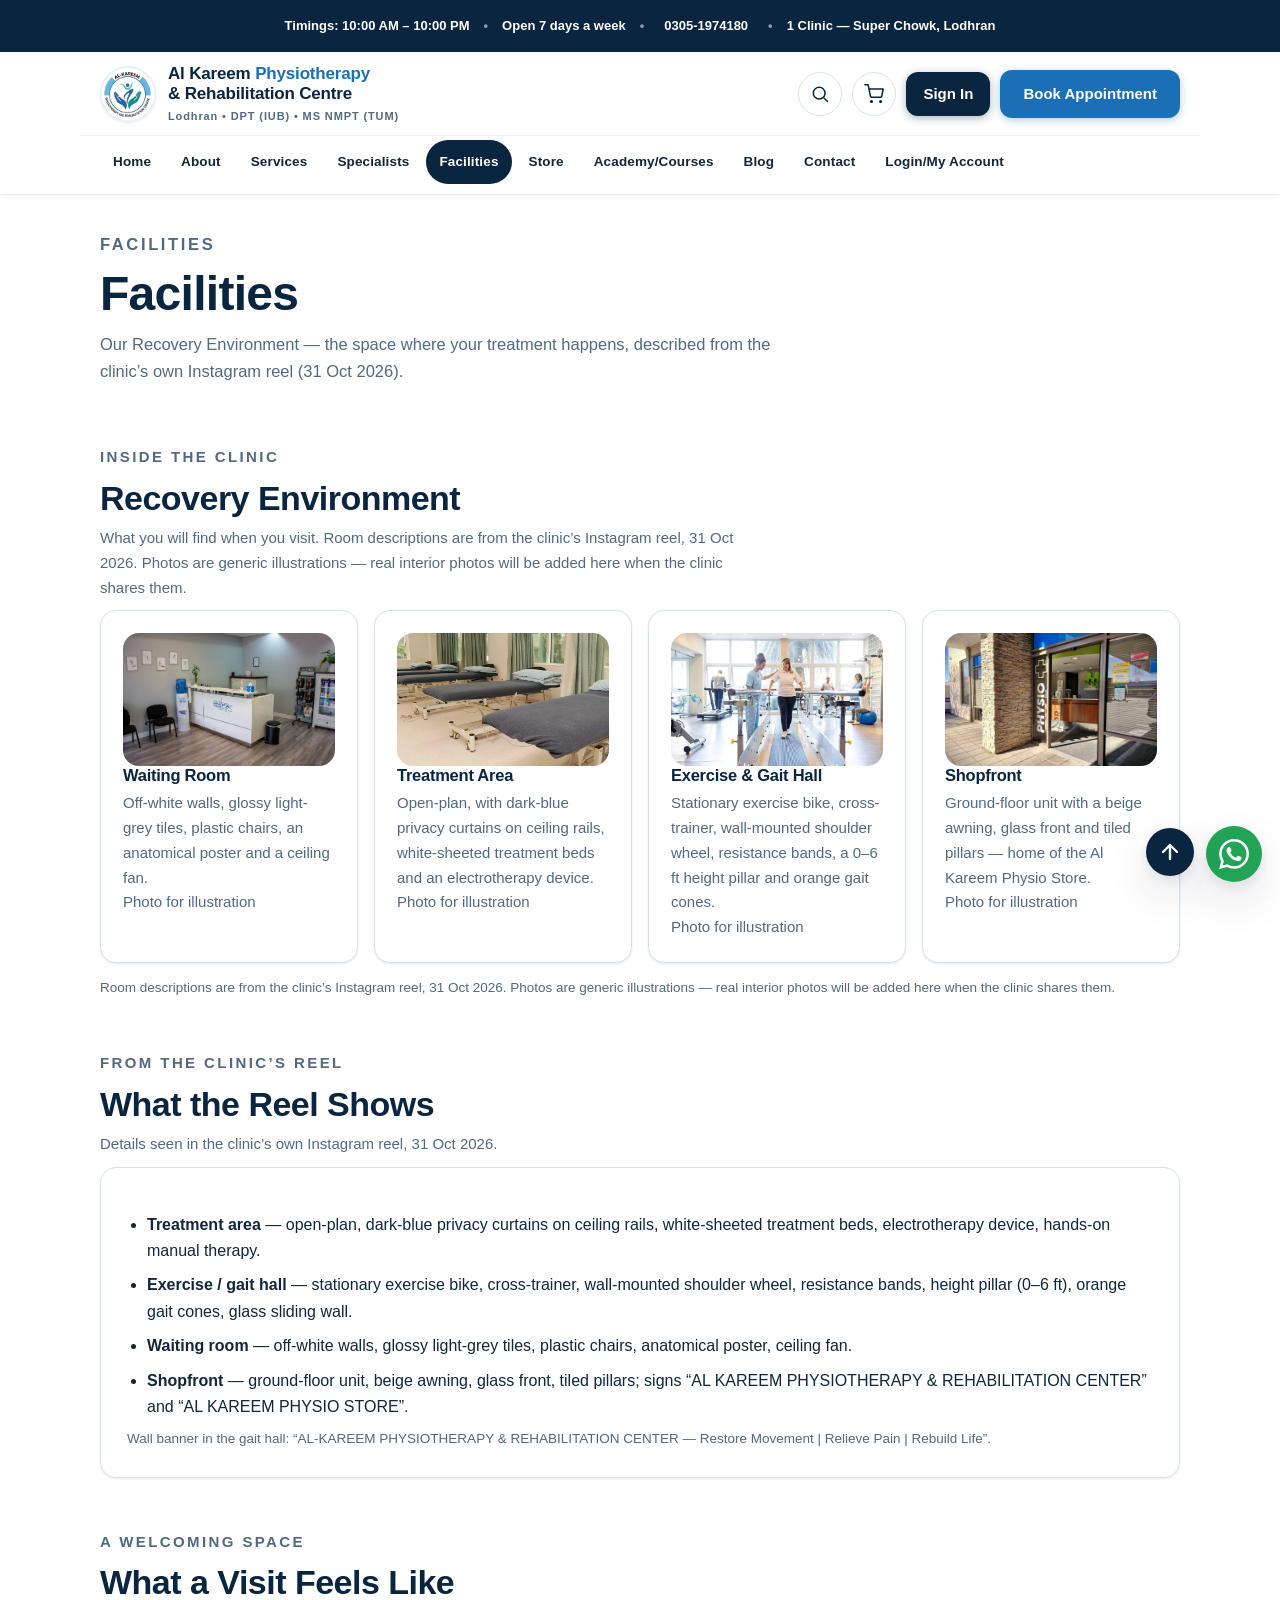
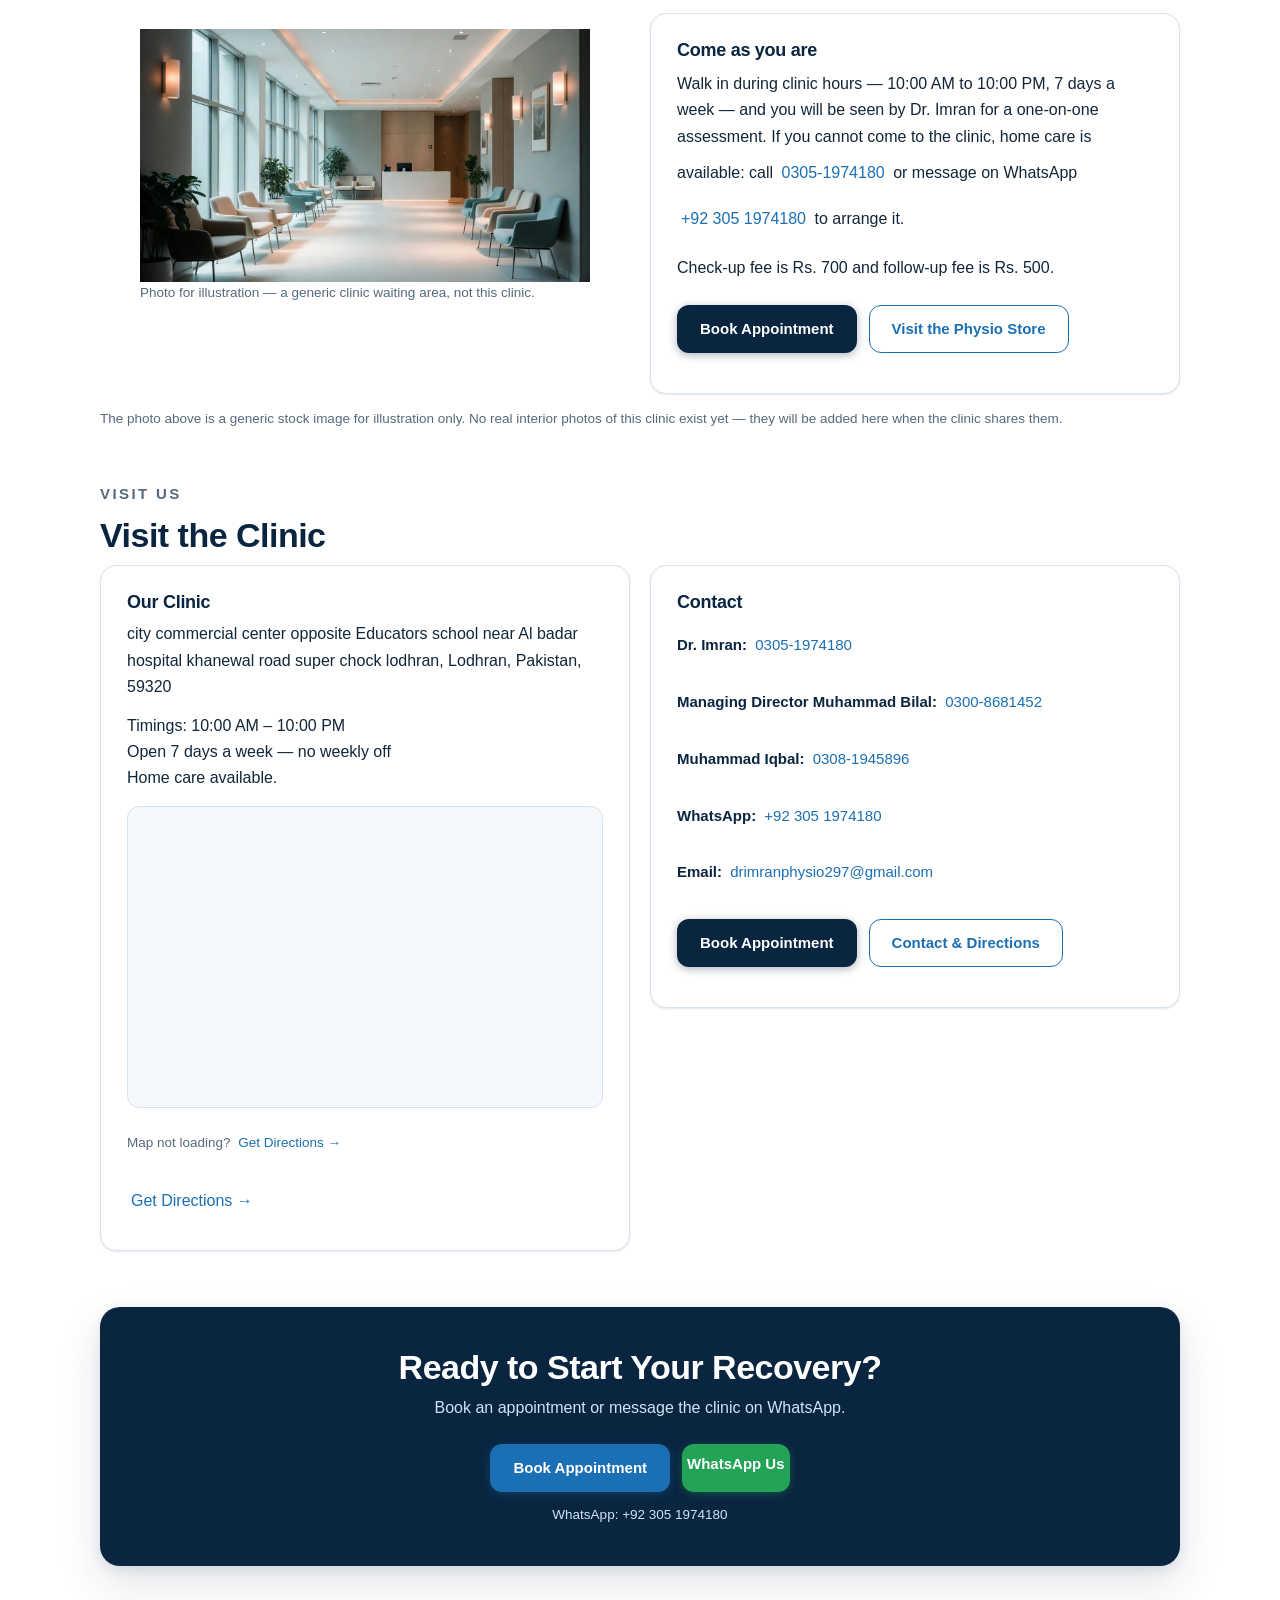
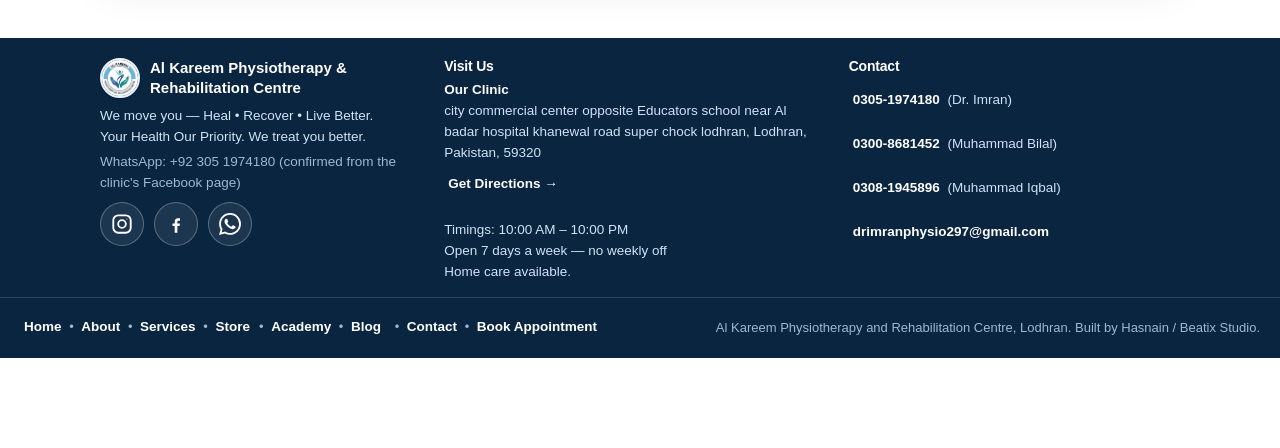
<file: facilities.html>
<!DOCTYPE html>
<html lang="en">
<head>
<meta charset="UTF-8">
<meta name="viewport" content="width=device-width, initial-scale=1.0">
<title>Facilities | Al Kareem Physiotherapy & Rehabilitation Centre, Lodhran</title>
<meta name="description" content="Recovery Environment at Al Kareem Physiotherapy and Rehabilitation Centre, Lodhran — details from the clinic's Instagram reel (31 Oct 2026).">
<link rel="stylesheet" href="style.css">
<script src="app.js" defer></script>
</head>
<body data-page="facilities">
<a class="skip-link" href="#main-content">Skip to main content</a>

<div class="topbar" id="top">
  <span>Timings: 10:00 AM – 10:00 PM</span>
  <span class="topbar-dot" aria-hidden="true">&bull;</span>
  <span>Open 7 days a week</span>
  <span class="topbar-dot" aria-hidden="true">&bull;</span>
  <a href="tel:03051974180">0305-1974180</a>
  <span class="topbar-dot" aria-hidden="true">&bull;</span>
  <span>1 Clinic — Super Chowk, Lodhran</span>
</div>

<header class="site">
  <div class="brand-row">
    <a class="brand-link" href="index.html">
      <img class="logo-img" src="logo.jpg" alt="Al Kareem Physiotherapy and Rehabilitation Centre logo" width="56" height="56">
      <span>
        <span class="name">Al Kareem <span>Physiotherapy</span> <br>&amp; Rehabilitation Centre</span>
        <span class="sub">Lodhran &bull; DPT (IUB) &bull; MS NMPT (TUM)</span>
      </span>
    </a>
    <div class="head-actions">
      <button class="icon-btn" id="search-toggle" type="button" aria-label="Search the site" aria-expanded="false">
        <svg viewBox="0 0 24 24" fill="none" stroke="currentColor" stroke-width="1.8" stroke-linecap="round" stroke-linejoin="round" aria-hidden="true"><circle cx="11" cy="11" r="7"/><path d="M21 21l-4.3-4.3"/></svg>
      </button>
      <button class="icon-btn" type="button" data-cart-open aria-label="Open cart">
        <svg viewBox="0 0 24 24" fill="none" stroke="currentColor" stroke-width="1.8" stroke-linecap="round" stroke-linejoin="round" aria-hidden="true"><circle cx="9" cy="21" r="1"/><circle cx="20" cy="21" r="1"/><path d="M1 1h4l2.68 13.39a2 2 0 0 0 2 1.61h9.72a2 2 0 0 0 2-1.61L23 6H6"/></svg>
        <span class="cart-count" hidden>0</span>
      </button>
      <span id="account-area">
        <a class="btn small navy" href="login.html">Sign In</a>
      </span>
      <a class="btn" href="book.html"><span class="book-full">Book Appointment</span><span class="book-short">Book</span></a>
      <button class="icon-btn hamburger-btn" id="hamburger-btn" type="button" aria-label="Open menu" aria-expanded="false">
        <svg viewBox="0 0 24 24" fill="none" stroke="currentColor" stroke-width="2" stroke-linecap="round" aria-hidden="true"><path d="M3 6h18"/><path d="M3 12h18"/><path d="M3 18h18"/></svg>
      </button>
    </div>
  </div>

  <nav class="main-nav" aria-label="Main navigation">
    <a href="index.html">Home</a>
    <a href="about.html">About</a>
    <a href="services.html">Services</a>
    <a href="specialists.html">Specialists</a>
    <a href="facilities.html" class="active" aria-current="page">Facilities</a>
    <a href="store.html">Store</a>
    <a href="academy.html">Academy/Courses</a>
    <a href="blog.html">Blog</a>
    <a href="contact.html">Contact</a>
    <a href="login.html">Login/My Account</a>
  </nav>

  <!-- Header search — expands a full-width row under the header -->
  <div class="search-row" id="global-search-row" hidden>
    <div class="search-row-inner">
      <div class="search-bar">
        <input type="search" id="global-search" placeholder="Search services, products, pages&hellip;" aria-label="Search the site" autocomplete="off">
        <button class="btn outline small" id="search-close" type="button">Close</button>
      </div>
      <div class="search-results" id="global-search-results" aria-live="polite"></div>
    </div>
  </div>
</header>

<!-- Shared overlay (drawer + cart) -->
<div class="overlay" id="overlay" hidden></div>

<!-- Hamburger drawer — slides in from the right -->
<aside class="drawer" id="nav-drawer" aria-label="Menu" hidden>
  <div class="drawer-head">
    <img class="logo-img" src="logo.jpg" alt="Al Kareem Physiotherapy and Rehabilitation Centre logo" width="44" height="44">
    <span class="drawer-title">Al Kareem<br>Physiotherapy</span>
    <button class="icon-btn" id="drawer-close" type="button" aria-label="Close menu">
      <svg viewBox="0 0 24 24" fill="none" stroke="currentColor" stroke-width="2" stroke-linecap="round" aria-hidden="true"><path d="M18 6L6 18"/><path d="M6 6l12 12"/></svg>
    </button>
  </div>
  <nav class="drawer-nav" aria-label="Mobile navigation">
    <a href="index.html">Home</a>
    <a href="about.html">About</a>
    <a href="services.html">Services</a>
    <a href="specialists.html">Specialists</a>
    <a href="facilities.html" class="active" aria-current="page">Facilities</a>
    <a href="store.html">Store</a>
    <a href="academy.html">Academy/Courses</a>
    <a href="blog.html">Blog</a>
    <a href="contact.html">Contact</a>
    <a href="login.html">Login/My Account</a>
  </nav>
  <div class="drawer-account" data-show-when="logged-out">
    <a class="btn navy" href="login.html">Sign In</a>
  </div>
  <div class="drawer-account" data-show-when="logged-in" hidden>
    <p>Signed in as <span data-account-name></span> (<span data-account-role></span> demo)</p>
    <a class="btn navy" href="login.html">My Account</a>
    <p><button class="link-btn" type="button" data-demo-logout>Log out</button></p>
  </div>
  <div class="drawer-book">
    <a class="btn" href="book.html">Book Appointment</a>
  </div>
  <div class="drawer-contact">
    <a href="tel:03051974180">0305-1974180</a> &bull; <a href="tel:03008681452">0300-8681452</a><br>
    Timings: 10:00 AM – 10:00 PM<br>
    Open 7 days a week<br>
    1 Clinic — Super Chowk, Lodhran
  </div>
</aside>

<!-- Cart drawer — slides in from the right -->
<aside class="cart-drawer" id="cart-drawer" aria-label="Cart" hidden>
  <div class="cart-drawer-head">
    <h2>Your Cart</h2>
    <button class="icon-btn" id="cart-close" type="button" aria-label="Close cart">
      <svg viewBox="0 0 24 24" fill="none" stroke="currentColor" stroke-width="2" stroke-linecap="round" aria-hidden="true"><path d="M18 6L6 18"/><path d="M6 6l12 12"/></svg>
    </button>
  </div>
  <div class="cart-drawer-body" id="cart-drawer-body">
    <!-- Rendered by app.js: cart lines + order summary (subtotal = Rs 850 × qty). -->
  </div>
  <div class="cart-drawer-foot" id="cart-drawer-foot" hidden>
    <button class="btn" id="place-order-demo" type="button">Place order (Demo)</button>
    <p class="cart-note">Demo — no payment step. Nothing is ordered.</p>
  </div>
</aside>
<!-- ===== HEADER BLOCK — copy ends here ===== -->
<main id="main-content">

  <section class="page-head">
    <p class="eyebrow">Facilities</p>
    <h1>Facilities</h1>
    <p class="lead">Our Recovery Environment &mdash; the space where your treatment happens, described from the clinic&rsquo;s own Instagram reel (31 Oct 2026).</p>
  </section>

  <section class="recovery">
    <div class="section-head">
      <p class="eyebrow">Inside the clinic</p>
      <h2>Recovery Environment</h2>
      <p class="section-intro">What you will find when you visit. Room descriptions are from the clinic&rsquo;s Instagram reel, 31 Oct 2026. Photos are generic illustrations &mdash; real interior photos will be added here when the clinic shares them.</p>
    </div>
    <ul class="recovery-grid">
      <li>
        <img class="room-photo" src="images/room-waiting.jpg" alt="Photo for illustration &mdash; a bright clinic waiting area with a reception desk" width="1200" height="675" loading="lazy">
        <h3>Waiting Room</h3>
        <p>Off-white walls, glossy light-grey tiles, plastic chairs, an anatomical poster and a ceiling fan.</p>
        <p class="muted small">Photo for illustration</p>
      </li>
      <li>
        <img class="room-photo" src="images/room-treatment.jpg" alt="Photo for illustration &mdash; an open-plan treatment room with therapy beds and privacy curtains" width="1200" height="468" loading="lazy">
        <h3>Treatment Area</h3>
        <p>Open-plan, with dark-blue privacy curtains on ceiling rails, white-sheeted treatment beds and an electrotherapy device.</p>
        <p class="muted small">Photo for illustration</p>
      </li>
      <li>
        <img class="room-photo" src="images/rehab-gym.jpg" alt="Photo for illustration &mdash; a patient walking between parallel bars with therapist support in a rehab gym" width="724" height="483" loading="lazy">
        <h3>Exercise &amp; Gait Hall</h3>
        <p>Stationary exercise bike, cross-trainer, wall-mounted shoulder wheel, resistance bands, a 0&ndash;6 ft height pillar and orange gait cones.</p>
        <p class="muted small">Photo for illustration</p>
      </li>
      <li>
        <img class="room-photo" src="images/room-shopfront.jpg" alt="Photo for illustration &mdash; the glass front of a ground-floor physiotherapy clinic" width="1000" height="750" loading="lazy">
        <h3>Shopfront</h3>
        <p>Ground-floor unit with a beige awning, glass front and tiled pillars &mdash; home of the Al Kareem Physio Store.</p>
        <p class="muted small">Photo for illustration</p>
      </li>
    </ul>
    <p class="recovery-note">Room descriptions are from the clinic&rsquo;s Instagram reel, 31 Oct 2026. Photos are generic illustrations &mdash; real interior photos will be added here when the clinic shares them.</p>
  </section>

  <section>
    <div class="section-head">
      <p class="eyebrow">From the clinic&rsquo;s reel</p>
      <h2>What the Reel Shows</h2>
      <p class="section-intro">Details seen in the clinic&rsquo;s own Instagram reel, 31 Oct 2026.</p>
    </div>
    <div class="panel">
      <ul class="reel-list">
        <li><strong>Treatment area</strong> &mdash; open-plan, dark-blue privacy curtains on ceiling rails, white-sheeted treatment beds, electrotherapy device, hands-on manual therapy.</li>
        <li><strong>Exercise / gait hall</strong> &mdash; stationary exercise bike, cross-trainer, wall-mounted shoulder wheel, resistance bands, height pillar (0&ndash;6 ft), orange gait cones, glass sliding wall.</li>
        <li><strong>Waiting room</strong> &mdash; off-white walls, glossy light-grey tiles, plastic chairs, anatomical poster, ceiling fan.</li>
        <li><strong>Shopfront</strong> &mdash; ground-floor unit, beige awning, glass front, tiled pillars; signs &ldquo;AL KAREEM PHYSIOTHERAPY &amp; REHABILITATION CENTER&rdquo; and &ldquo;AL KAREEM PHYSIO STORE&rdquo;.</li>
      </ul>
      <p class="note">Wall banner in the gait hall: &ldquo;AL-KAREEM PHYSIOTHERAPY &amp; REHABILITATION CENTER &mdash; Restore Movement | Relieve Pain | Rebuild Life&rdquo;.</p>
    </div>
  </section>

  <section>
    <div class="section-head">
      <p class="eyebrow">A welcoming space</p>
      <h2>What a Visit Feels Like</h2>
    </div>
    <div class="split">
      <figure>
        <img src="images/reception-generic.jpg" alt="A bright modern clinic waiting area with armchairs and a reception desk" width="1280" height="720">
        <figcaption class="muted small">Photo for illustration &mdash; a generic clinic waiting area, not this clinic.</figcaption>
      </figure>
      <article class="panel">
        <h3>Come as you are</h3>
        <p>Walk in during clinic hours &mdash; 10:00 AM to 10:00 PM, 7 days a week &mdash; and you will be seen by Dr. Imran for a one-on-one assessment. If you cannot come to the clinic, home care is available: call <a href="tel:03051974180">0305-1974180</a> or message on WhatsApp <a href="https://wa.me/923051974180">+92 305 1974180</a> to arrange it.</p>
        <p>Check-up fee is Rs. 700 and follow-up fee is Rs. 500.</p>
        <div class="hero-actions"><a class="btn navy" href="book.html">Book Appointment</a> <a class="btn outline" href="store.html">Visit the Physio Store</a></div>
      </article>
    </div>
    <p class="recovery-note">The photo above is a generic stock image for illustration only. No real interior photos of this clinic exist yet &mdash; they will be added here when the clinic shares them.</p>
  </section>

  <section>
    <div class="section-head">
      <p class="eyebrow">Visit us</p>
      <h2>Visit the Clinic</h2>
    </div>
    <div class="split">
      <article class="panel branch-card">
        <h3>Our Clinic</h3>
        <p>city commercial center opposite Educators school near Al badar hospital khanewal road super chock lodhran, Lodhran, Pakistan, 59320</p>
        <p>Timings: 10:00 AM &ndash; 10:00 PM<br>Open 7 days a week &mdash; no weekly off<br>Home care available.</p>
        <div class="map-frame"><iframe title="Map — Al Kareem Physiotherapy and Rehabilitation Centre, Super Chowk, Lodhran" src="https://maps.google.com/maps?q=29.519655,71.6392052&amp;output=embed" loading="lazy" referrerpolicy="no-referrer-when-downgrade" allowfullscreen></iframe></div>
        <p class="map-fallback">Map not loading? <a href="https://www.google.com/maps/dir/29.5260109,71.6148191/Al-Kareem+Physiotherapy+and+Rehabilitation,+City+Commercial+Center,+Super+Chowk,+near+Al-Badr+Orthopedic+Hospital,+Lodhr%C4%81n,+59320,+Pakistan/@29.3739324,71.7503853,15952m/data=!3m2!1e3!4b1!4m10!4m9!1m1!4e1!1m5!1m1!1s0x393b9f002cf3f8af:0xa4c2ab6760b48bb6!2m2!1d71.6392052!2d29.519655!3e9?entry=ttu" target="_blank" rel="noopener">Get Directions &rarr;</a></p>
        <p><a href="https://www.google.com/maps/dir/29.5260109,71.6148191/Al-Kareem+Physiotherapy+and+Rehabilitation,+City+Commercial+Center,+Super+Chowk,+near+Al-Badr+Orthopedic+Hospital,+Lodhr%C4%81n,+59320,+Pakistan/@29.3739324,71.7503853,15952m/data=!3m2!1e3!4b1!4m10!4m9!1m1!4e1!1m5!1m1!1s0x393b9f002cf3f8af:0xa4c2ab6760b48bb6!2m2!1d71.6392052!2d29.519655!3e9?entry=ttu&amp;g_ep=EgoyMDI2MTExOC4xIKXMDSoASAFQAw%3D%3D" target="_blank" rel="noopener">Get Directions &rarr;</a></p>
      </article>
      <article class="panel">
        <h3>Contact</h3>
        <ul class="contact-details">
          <li><strong>Dr. Imran:</strong> <a href="tel:03051974180">0305-1974180</a></li>
          <li><strong>Managing Director Muhammad Bilal:</strong> <a href="tel:03008681452">0300-8681452</a></li>
          <li><strong>Muhammad Iqbal:</strong> <a href="tel:03081945896">0308-1945896</a></li>
          <li><strong>WhatsApp:</strong> <a href="https://wa.me/923051974180">+92 305 1974180</a></li>
          <li><strong>Email:</strong> <a href="mailto:drimranphysio297@gmail.com">drimranphysio297@gmail.com</a></li>
        </ul>
        <div class="hero-actions"><a class="btn navy" href="book.html">Book Appointment</a> <a class="btn outline" href="contact.html">Contact &amp; Directions</a></div>
      </article>
    </div>
  </section>

  <section class="cta-band">
    <h2>Ready to Start Your Recovery?</h2>
    <p>Book an appointment or message the clinic on WhatsApp.</p>
    <div class="cta-actions">
      <a class="btn" href="book.html">Book Appointment</a>
      <a class="btn wa-btn" href="https://wa.me/923051974180">WhatsApp Us</a>
    </div>
    <p class="cta-note">WhatsApp: +92 305 1974180</p>
  </section>

</main>

<a class="wa-float" href="https://wa.me/923051974180" target="_blank" rel="noopener" aria-label="Chat on WhatsApp">
  <svg viewBox="0 0 24 24" fill="currentColor" aria-hidden="true"><path d="M17.472 14.382c-.297-.149-1.758-.867-2.03-.967-.273-.099-.471-.148-.67.15-.197.297-.767.966-.94 1.164-.173.199-.347.223-.644.075-.297-.15-1.255-.463-2.39-1.475-.883-.788-1.48-1.761-1.653-2.059-.173-.297-.018-.458.13-.606.134-.133.298-.347.446-.52.149-.174.198-.298.298-.497.099-.198.05-.371-.025-.52-.075-.149-.669-1.612-.916-2.207-.242-.579-.487-.5-.669-.51-.173-.008-.371-.01-.57-.01-.198 0-.52.074-.792.372-.272.297-1.04 1.016-1.04 2.479 0 1.462 1.065 2.875 1.213 3.074.149.198 2.096 3.2 5.077 4.487.709.306 1.262.489 1.694.625.712.227 1.36.195 1.871.118.571-.085 1.758-.719 2.006-1.413.248-.694.248-1.289.173-1.413-.074-.124-.272-.198-.57-.347m-5.421 7.403h-.004a9.87 9.87 0 0 1-5.031-1.378l-.361-.214-3.741.982.998-3.648-.235-.374a9.86 9.86 0 0 1-1.51-5.26c.001-5.45 4.436-9.884 9.888-9.884 2.64 0 5.122 1.03 6.988 2.898a9.825 9.825 0 0 1 2.893 6.994c-.003 5.45-4.437 9.884-9.885 9.884m8.413-18.297A11.815 11.815 0 0 0 12.05 0C5.495 0 .16 5.335.157 11.892c0 2.096.547 4.142 1.588 5.945L.057 24l6.305-1.654a11.882 11.882 0 0 0 5.683 1.448h.005c6.554 0 11.89-5.335 11.893-11.893a11.821 11.821 0 0 0-3.48-8.413Z"/></svg>
</a>

<div class="sticky-bar">
  <a class="btn" href="book.html">Book Appointment</a>
  <a class="btn outline" href="tel:03051974180">Call Clinic</a>
</div>

<footer>
  <div class="foot-inner">
    <div class="foot-col">
      <div class="foot-brand">
        <img class="logo-img" src="logo.jpg" alt="Al Kareem Physiotherapy and Rehabilitation Centre logo" width="56" height="56">
        <span class="foot-name">Al Kareem Physiotherapy &amp; Rehabilitation Centre</span>
      </div>
      <p class="foot-tag">We move you &mdash; Heal &bull; Recover &bull; Live Better.<br>Your Health Our Priority. We treat you better.</p>
      <p class="foot-note">WhatsApp: +92 305 1974180 (confirmed from the clinic's Facebook page)</p>
      <ul class="social-icons" aria-label="Follow us">
        <li><a class="social-icon" href="https://www.instagram.com/al_kareem.physio_rehab/" target="_blank" rel="noopener" aria-label="Instagram"><svg viewBox="0 0 24 24" fill="none" stroke="currentColor" stroke-width="2" stroke-linecap="round" stroke-linejoin="round" aria-hidden="true"><rect x="2.5" y="2.5" width="19" height="19" rx="5.5"/><circle cx="12" cy="12" r="4.2"/><circle cx="17.4" cy="6.6" r="0.6" fill="currentColor" stroke="none"/></svg></a></li>
        <li><a class="social-icon" href="https://facebook.com/people/Al-Kareem-Medical-Physio-Store/100086538205155/" target="_blank" rel="noopener" aria-label="Facebook"><svg viewBox="0 0 24 24" fill="currentColor" aria-hidden="true"><path d="M13.5 21.5v-7.2h2.42l.36-2.8H13.5V9.7c0-.81.23-1.36 1.38-1.36h1.48V5.83c-.26-.03-1.14-.11-2.16-.11-2.14 0-3.6 1.3-3.6 3.7v2.08H8.18v2.8h2.42v7.2h2.9z"/></svg></a></li>
        <li><a class="social-icon" href="https://wa.me/923051974180" target="_blank" rel="noopener" aria-label="WhatsApp"><svg viewBox="0 0 24 24" fill="currentColor" aria-hidden="true"><path d="M17.472 14.382c-.297-.149-1.758-.867-2.03-.967-.273-.099-.471-.148-.67.15-.197.297-.767.966-.94 1.164-.173.199-.347.223-.644.075-.297-.15-1.255-.463-2.39-1.475-.883-.788-1.48-1.761-1.653-2.059-.173-.297-.018-.458.13-.606.134-.133.298-.347.446-.52.149-.174.198-.298.298-.497.099-.198.05-.371-.025-.52-.075-.149-.669-1.612-.916-2.207-.242-.579-.487-.5-.669-.51-.173-.008-.371-.01-.57-.01-.198 0-.52.074-.792.372-.272.297-1.04 1.016-1.04 2.479 0 1.462 1.065 2.875 1.213 3.074.149.198 2.096 3.2 5.077 4.487.709.306 1.262.489 1.694.625.712.227 1.36.195 1.871.118.571-.085 1.758-.719 2.006-1.413.248-.694.248-1.289.173-1.413-.074-.124-.272-.198-.57-.347m-5.421 7.403h-.004a9.87 9.87 0 01-5.031-1.378l-.361-.214-3.741.982.998-3.648-.235-.374a9.86 9.86 0 01-1.51-5.26c.001-5.45 4.436-9.884 9.888-9.884 2.64 0 5.122 1.03 6.988 2.898a9.825 9.825 0 012.893 6.994c-.003 5.45-4.437 9.884-9.885 9.884m8.413-18.297A11.815 11.815 0 0012.05 0C5.495 0 .16 5.335.157 11.892c0 2.096.547 4.142 1.588 5.945L.057 24l6.305-1.654a11.882 11.882 0 005.683 1.448h.005c6.554 0 11.89-5.335 11.893-11.893a11.821 11.821 0 00-3.48-8.413Z"/></svg></a></li>
      </ul>
    </div>
    <div class="foot-col">
      <h3>Visit Us</h3>
      <p><strong>Our Clinic</strong><br>city commercial center opposite Educators school near Al badar hospital khanewal road super chock lodhran, Lodhran, Pakistan, 59320<br><a href="https://www.google.com/maps/dir/29.5260109,71.6148191/Al-Kareem+Physiotherapy+and+Rehabilitation,+City+Commercial+Center,+Super+Chowk,+near+Al-Badr+Orthopedic+Hospital,+Lodhr%C4%81n,+59320,+Pakistan/@29.3739324,71.7503853,15952m/data=!3m2!1e3!4b1!4m10!4m9!1m1!4e1!1m5!1m1!1s0x393b9f002cf3f8af:0xa4c2ab6760b48bb6!2m2!1d71.6392052!2d29.519655!3e9?entry=ttu&amp;g_ep=EgoyMDI2MTExOC4xIKXMDSoASAFQAw%3D%3D" target="_blank" rel="noopener">Get Directions &rarr;</a></p>
      <p class="foot-hours">Timings: 10:00 AM &ndash; 10:00 PM<br>Open 7 days a week &mdash; no weekly off<br>Home care available.</p>
    </div>
    <div class="foot-col">
      <h3>Contact</h3>
      <p class="foot-phones"><span><a href="tel:03051974180">0305-1974180</a> (Dr. Imran)</span><span><a href="tel:03008681452">0300-8681452</a> (Muhammad Bilal)</span><span><a href="tel:03081945896">0308-1945896</a> (Muhammad Iqbal)</span></p>
      <p class="foot-mail"><a href="mailto:drimranphysio297@gmail.com">drimranphysio297@gmail.com</a></p>
    </div>
  </div>
  <div class="bottom">
    <nav class="foot-nav" aria-label="Footer">
      <a href="index.html">Home</a> &bull; <a href="about.html">About</a> &bull; <a href="services.html">Services</a> &bull; <a href="store.html">Store</a> &bull; <a href="academy.html">Academy</a> &bull; <a href="blog.html">Blog</a> &bull; <a href="contact.html">Contact</a> &bull; <a href="book.html">Book Appointment</a>
    </nav>
    <p class="foot-credit">Al Kareem Physiotherapy and Rehabilitation Centre, Lodhran. Built by Hasnain / Beatix Studio.</p>
  </div>
</footer>


<a class="back-to-top" href="#top" aria-label="Back to top"><svg viewBox="0 0 24 24" fill="none" stroke="currentColor" stroke-width="2.4" stroke-linecap="round" stroke-linejoin="round" aria-hidden="true"><path d="M12 19V5"/><path d="M5 12l7-7 7 7"/></svg></a>
</body>
</html>
</file>
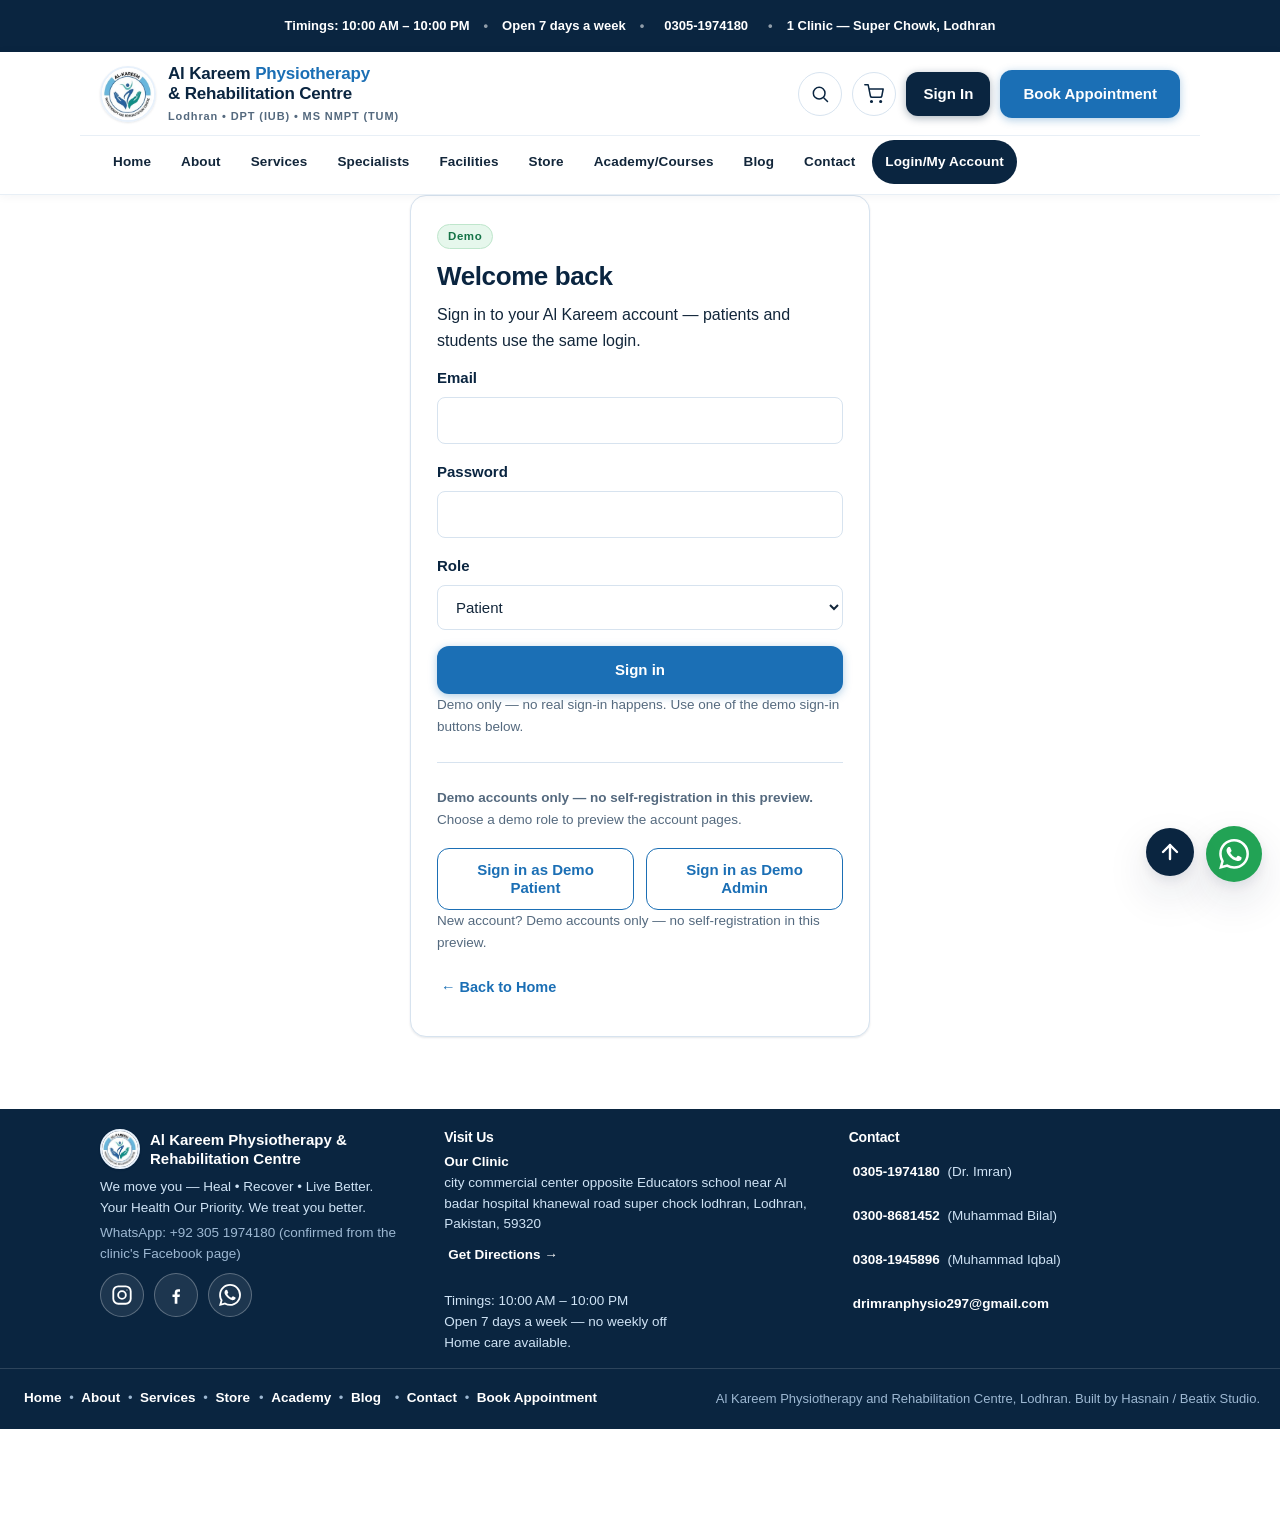
<file: login.html>
<!DOCTYPE html>
<html lang="en">
<head>
<meta charset="UTF-8">
<meta name="viewport" content="width=device-width, initial-scale=1.0">
<title>Login / My Account &mdash; Al Kareem Physiotherapy and Rehabilitation Centre, Lodhran</title>
<meta name="description" content="Sign in to your Al Kareem account — patients and students use the same login. Demo accounts only.">
<link rel="stylesheet" href="style.css">
<script src="app.js" defer></script>
</head>
<body data-page="login">
<a class="skip-link" href="#main-content">Skip to main content</a>

<div class="topbar" id="top">
  <span>Timings: 10:00 AM – 10:00 PM</span>
  <span class="topbar-dot" aria-hidden="true">&bull;</span>
  <span>Open 7 days a week</span>
  <span class="topbar-dot" aria-hidden="true">&bull;</span>
  <a href="tel:03051974180">0305-1974180</a>
  <span class="topbar-dot" aria-hidden="true">&bull;</span>
  <span>1 Clinic — Super Chowk, Lodhran</span>
</div>

<header class="site">
  <div class="brand-row">
    <a class="brand-link" href="index.html">
      <img class="logo-img" src="logo.jpg" alt="Al Kareem Physiotherapy and Rehabilitation Centre logo" width="56" height="56">
      <span>
        <span class="name">Al Kareem <span>Physiotherapy</span> <br>&amp; Rehabilitation Centre</span>
        <span class="sub">Lodhran &bull; DPT (IUB) &bull; MS NMPT (TUM)</span>
      </span>
    </a>
    <div class="head-actions">
      <button class="icon-btn" id="search-toggle" type="button" aria-label="Search the site" aria-expanded="false">
        <svg viewBox="0 0 24 24" fill="none" stroke="currentColor" stroke-width="1.8" stroke-linecap="round" stroke-linejoin="round" aria-hidden="true"><circle cx="11" cy="11" r="7"/><path d="M21 21l-4.3-4.3"/></svg>
      </button>
      <button class="icon-btn" type="button" data-cart-open aria-label="Open cart">
        <svg viewBox="0 0 24 24" fill="none" stroke="currentColor" stroke-width="1.8" stroke-linecap="round" stroke-linejoin="round" aria-hidden="true"><circle cx="9" cy="21" r="1"/><circle cx="20" cy="21" r="1"/><path d="M1 1h4l2.68 13.39a2 2 0 0 0 2 1.61h9.72a2 2 0 0 0 2-1.61L23 6H6"/></svg>
        <span class="cart-count" hidden>0</span>
      </button>
      <span id="account-area">
        <a class="btn small navy" href="login.html">Sign In</a>
      </span>
      <a class="btn" href="book.html"><span class="book-full">Book Appointment</span><span class="book-short">Book</span></a>
      <button class="icon-btn hamburger-btn" id="hamburger-btn" type="button" aria-label="Open menu" aria-expanded="false">
        <svg viewBox="0 0 24 24" fill="none" stroke="currentColor" stroke-width="2" stroke-linecap="round" aria-hidden="true"><path d="M3 6h18"/><path d="M3 12h18"/><path d="M3 18h18"/></svg>
      </button>
    </div>
  </div>

  <nav class="main-nav" aria-label="Main navigation">
    <a href="index.html">Home</a>
    <a href="about.html">About</a>
    <a href="services.html">Services</a>
    <a href="specialists.html">Specialists</a>
    <a href="facilities.html">Facilities</a>
    <a href="store.html">Store</a>
    <a href="academy.html">Academy/Courses</a>
    <a href="blog.html">Blog</a>
    <a href="contact.html">Contact</a>
    <a href="login.html" class="active" aria-current="page">Login/My Account</a>
  </nav>

  <!-- Header search — expands a full-width row under the header -->
  <div class="search-row" id="global-search-row" hidden>
    <div class="search-row-inner">
      <div class="search-bar">
        <input type="search" id="global-search" placeholder="Search services, products, pages&hellip;" aria-label="Search the site" autocomplete="off">
        <button class="btn outline small" id="search-close" type="button">Close</button>
      </div>
      <div class="search-results" id="global-search-results" aria-live="polite"></div>
    </div>
  </div>
</header>

<!-- Shared overlay (drawer + cart) -->
<div class="overlay" id="overlay" hidden></div>

<!-- Hamburger drawer — slides in from the right -->
<aside class="drawer" id="nav-drawer" aria-label="Menu" hidden>
  <div class="drawer-head">
    <img class="logo-img" src="logo.jpg" alt="Al Kareem Physiotherapy and Rehabilitation Centre logo" width="44" height="44">
    <span class="drawer-title">Al Kareem<br>Physiotherapy</span>
    <button class="icon-btn" id="drawer-close" type="button" aria-label="Close menu">
      <svg viewBox="0 0 24 24" fill="none" stroke="currentColor" stroke-width="2" stroke-linecap="round" aria-hidden="true"><path d="M18 6L6 18"/><path d="M6 6l12 12"/></svg>
    </button>
  </div>
  <nav class="drawer-nav" aria-label="Mobile navigation">
    <a href="index.html">Home</a>
    <a href="about.html">About</a>
    <a href="services.html">Services</a>
    <a href="specialists.html">Specialists</a>
    <a href="facilities.html">Facilities</a>
    <a href="store.html">Store</a>
    <a href="academy.html">Academy/Courses</a>
    <a href="blog.html">Blog</a>
    <a href="contact.html">Contact</a>
    <a href="login.html" class="active" aria-current="page">Login/My Account</a>
  </nav>
  <div class="drawer-account" data-show-when="logged-out">
    <a class="btn navy" href="login.html">Sign In</a>
  </div>
  <div class="drawer-account" data-show-when="logged-in" hidden>
    <p style="font-size:14px;color:var(--navy);font-weight:700;">Signed in as <span data-account-name></span> (<span data-account-role></span> demo)</p>
    <a class="btn navy" href="login.html">My Account</a>
    <p style="margin-top:10px;"><button class="link-btn" type="button" data-demo-logout>Log out</button></p>
  </div>
  <div class="drawer-book">
    <a class="btn" href="book.html">Book Appointment</a>
  </div>
  <div class="drawer-contact">
    <a href="tel:03051974180">0305-1974180</a> &bull; <a href="tel:03008681452">0300-8681452</a><br>
    Timings: 10:00 AM – 10:00 PM<br>
    Open 7 days a week<br>
    1 Clinic — Super Chowk, Lodhran
  </div>
</aside>

<!-- Cart drawer — slides in from the right -->
<aside class="cart-drawer" id="cart-drawer" aria-label="Cart" hidden>
  <div class="cart-drawer-head">
    <h2>Your Cart</h2>
    <button class="icon-btn" id="cart-close" type="button" aria-label="Close cart">
      <svg viewBox="0 0 24 24" fill="none" stroke="currentColor" stroke-width="2" stroke-linecap="round" aria-hidden="true"><path d="M18 6L6 18"/><path d="M6 6l12 12"/></svg>
    </button>
  </div>
  <div class="cart-drawer-body" id="cart-drawer-body">
    <!-- Rendered by app.js: cart lines + order summary (subtotal = Rs 850 × qty). -->
  </div>
  <div class="cart-drawer-foot" id="cart-drawer-foot" hidden>
    <button class="btn" id="place-order-demo" type="button">Place order (Demo)</button>
    <p class="cart-note">Demo — no payment step. Nothing is ordered.</p>
  </div>
</aside>
<!-- ===== HEADER BLOCK — copy ends here ===== -->

<main id="main-content">

  <section id="signin-view" data-show-when="logged-out" aria-labelledby="signin-heading">
    <div class="signin-card panel">
      <p><span class="demo-tag">Demo</span></p>
      <h1 id="signin-heading">Welcome back</h1>
      <p>Sign in to your Al Kareem account &mdash; patients and students use the same login.</p>
      <form id="login-form" class="form" novalidate>
        <div class="field">
          <label for="login-email">Email</label>
          <input type="email" id="login-email" name="email" autocomplete="email" required>
          <span class="field-error" id="login-email-error" hidden>Enter a valid email address.</span>
        </div>
        <div class="field">
          <label for="login-password">Password</label>
          <input type="password" id="login-password" name="password" autocomplete="current-password" required>
          <span class="field-error" id="login-password-error" hidden>Enter your password.</span>
        </div>
        <div class="field">
          <label for="login-role">Role</label>
          <select id="login-role" name="role">
            <option value="demo-patient">Patient</option>
            <option value="demo-admin">Admin</option>
          </select>
        </div>
        <button type="submit" class="btn block">Sign in</button>
        <p class="form-note">Demo only &mdash; no real sign-in happens. Use one of the demo sign-in buttons below.</p>
      </form>
      <hr class="divider">
      <p class="form-note"><strong>Demo accounts only &mdash; no self-registration in this preview.</strong> Choose a demo role to preview the account pages.</p>
      <div class="demo-signin">
        <button type="button" class="btn outline" data-demo-login="demo-patient" data-demo-name="Demo Patient">Sign in as Demo Patient</button>
        <button type="button" class="btn outline" data-demo-login="demo-admin" data-demo-name="Demo Admin">Sign in as Demo Admin</button>
      </div>
      <p class="form-note">New account? Demo accounts only &mdash; no self-registration in this preview.</p>
      <p><a class="link-btn" href="index.html">&larr; Back to Home</a></p>
    </div>
  </section>

  <section id="account-view" aria-labelledby="account-heading" data-show-when="logged-in" hidden>
    <div class="signin-card account-card panel">
      <p><span class="demo-tag">Demo &mdash; My Account</span></p>
      <h1 id="account-heading">My Account</h1>
      <div class="demo-user-card">
        <h3><span data-account-name>Demo user</span></h3>
        <p>Role: <span data-demo-role-label>Demo Patient</span></p>
        <p class="form-note">Demo &mdash; no real account. This is a preview of the account pages only.</p>
      </div>
      <nav aria-label="My account links">
        <div data-role-group="patient">
          <h3>Patient</h3>
          <ul>
            <li><a href="book.html">My Appointments</a></li>
            <li><a href="login.html">My Sessions / History</a></li>
            <li><a href="login.html">My Account</a></li>
          </ul>
          <p class="form-note">Demo &mdash; no appointments or session history yet.</p>
        </div>
        <div data-role-group="admin" hidden>
          <h3>Admin</h3>
          <ul>
            <li><a href="admin.html">Dashboard</a></li>
            <li><a href="admin.html#appointments">Appointments</a></li>
            <li><a href="admin.html#patients">Patients</a></li>
            <li><a href="admin.html#students">Students</a></li>
            <li><a href="admin.html#courses">Courses</a></li>
            <li><a href="admin.html#products">Products</a></li>
            <li><a href="admin.html#orders">Orders</a></li>
            <li><a href="admin.html#settings">Settings</a></li>
          </ul>
          <p class="form-note">Demo &mdash; no live data.</p>
        </div>
      </nav>
      <p><button type="button" class="btn outline" data-demo-logout>Log out</button></p>
      <p class="form-note">Log out clears the demo session.</p>
    </div>
  </section>

</main>

<a class="wa-float" href="https://wa.me/923051974180" target="_blank" rel="noopener" aria-label="Chat on WhatsApp">
  <svg viewBox="0 0 24 24" fill="currentColor" aria-hidden="true"><path d="M17.472 14.382c-.297-.149-1.758-.867-2.03-.967-.273-.099-.471-.148-.67.15-.197.297-.767.966-.94 1.164-.173.199-.347.223-.644.075-.297-.15-1.255-.463-2.39-1.475-.883-.788-1.48-1.761-1.653-2.059-.173-.297-.018-.458.13-.606.134-.133.298-.347.446-.52.149-.174.198-.298.298-.497.099-.198.05-.371-.025-.52-.075-.149-.669-1.612-.916-2.207-.242-.579-.487-.5-.669-.51-.173-.008-.371-.01-.57-.01-.198 0-.52.074-.792.372-.272.297-1.04 1.016-1.04 2.479 0 1.462 1.065 2.875 1.213 3.074.149.198 2.096 3.2 5.077 4.487.709.306 1.262.489 1.694.625.712.227 1.36.195 1.871.118.571-.085 1.758-.719 2.006-1.413.248-.694.248-1.289.173-1.413-.074-.124-.272-.198-.57-.347m-5.421 7.403h-.004a9.87 9.87 0 0 1-5.031-1.378l-.361-.214-3.741.982.998-3.648-.235-.374a9.86 9.86 0 0 1-1.51-5.26c.001-5.45 4.436-9.884 9.888-9.884 2.64 0 5.122 1.03 6.988 2.898a9.825 9.825 0 0 1 2.893 6.994c-.003 5.45-4.437 9.884-9.885 9.884m8.413-18.297A11.815 11.815 0 0 0 12.05 0C5.495 0 .16 5.335.157 11.892c0 2.096.547 4.142 1.588 5.945L.057 24l6.305-1.654a11.882 11.882 0 0 0 5.683 1.448h.005c6.554 0 11.89-5.335 11.893-11.893a11.821 11.821 0 0 0-3.48-8.413Z"/></svg>
</a>

<div class="sticky-bar">
  <a class="btn" href="book.html">Book Appointment</a>
  <a class="btn outline" href="tel:03051974180">Call Clinic</a>
</div>

<footer>
  <div class="foot-inner">
    <div class="foot-col">
      <div class="foot-brand">
        <img class="logo-img" src="logo.jpg" alt="Al Kareem Physiotherapy and Rehabilitation Centre logo" width="56" height="56">
        <span class="foot-name">Al Kareem Physiotherapy &amp; Rehabilitation Centre</span>
      </div>
      <p class="foot-tag">We move you &mdash; Heal &bull; Recover &bull; Live Better.<br>Your Health Our Priority. We treat you better.</p>
      <p class="foot-note">WhatsApp: +92 305 1974180 (confirmed from the clinic's Facebook page)</p>
      <ul class="social-icons" aria-label="Follow us">
        <li><a class="social-icon" href="https://www.instagram.com/al_kareem.physio_rehab/" target="_blank" rel="noopener" aria-label="Instagram"><svg viewBox="0 0 24 24" fill="none" stroke="currentColor" stroke-width="2" stroke-linecap="round" stroke-linejoin="round" aria-hidden="true"><rect x="2.5" y="2.5" width="19" height="19" rx="5.5"/><circle cx="12" cy="12" r="4.2"/><circle cx="17.4" cy="6.6" r="0.6" fill="currentColor" stroke="none"/></svg></a></li>
        <li><a class="social-icon" href="https://facebook.com/people/Al-Kareem-Medical-Physio-Store/100086538205155/" target="_blank" rel="noopener" aria-label="Facebook"><svg viewBox="0 0 24 24" fill="currentColor" aria-hidden="true"><path d="M13.5 21.5v-7.2h2.42l.36-2.8H13.5V9.7c0-.81.23-1.36 1.38-1.36h1.48V5.83c-.26-.03-1.14-.11-2.16-.11-2.14 0-3.6 1.3-3.6 3.7v2.08H8.18v2.8h2.42v7.2h2.9z"/></svg></a></li>
        <li><a class="social-icon" href="https://wa.me/923051974180" target="_blank" rel="noopener" aria-label="WhatsApp"><svg viewBox="0 0 24 24" fill="currentColor" aria-hidden="true"><path d="M17.472 14.382c-.297-.149-1.758-.867-2.03-.967-.273-.099-.471-.148-.67.15-.197.297-.767.966-.94 1.164-.173.199-.347.223-.644.075-.297-.15-1.255-.463-2.39-1.475-.883-.788-1.48-1.761-1.653-2.059-.173-.297-.018-.458.13-.606.134-.133.298-.347.446-.52.149-.174.198-.298.298-.497.099-.198.05-.371-.025-.52-.075-.149-.669-1.612-.916-2.207-.242-.579-.487-.5-.669-.51-.173-.008-.371-.01-.57-.01-.198 0-.52.074-.792.372-.272.297-1.04 1.016-1.04 2.479 0 1.462 1.065 2.875 1.213 3.074.149.198 2.096 3.2 5.077 4.487.709.306 1.262.489 1.694.625.712.227 1.36.195 1.871.118.571-.085 1.758-.719 2.006-1.413.248-.694.248-1.289.173-1.413-.074-.124-.272-.198-.57-.347m-5.421 7.403h-.004a9.87 9.87 0 01-5.031-1.378l-.361-.214-3.741.982.998-3.648-.235-.374a9.86 9.86 0 01-1.51-5.26c.001-5.45 4.436-9.884 9.888-9.884 2.64 0 5.122 1.03 6.988 2.898a9.825 9.825 0 012.893 6.994c-.003 5.45-4.437 9.884-9.885 9.884m8.413-18.297A11.815 11.815 0 0012.05 0C5.495 0 .16 5.335.157 11.892c0 2.096.547 4.142 1.588 5.945L.057 24l6.305-1.654a11.882 11.882 0 005.683 1.448h.005c6.554 0 11.89-5.335 11.893-11.893a11.821 11.821 0 00-3.48-8.413Z"/></svg></a></li>
      </ul>
    </div>
    <div class="foot-col">
      <h3>Visit Us</h3>
      <p><strong>Our Clinic</strong><br>city commercial center opposite Educators school near Al badar hospital khanewal road super chock lodhran, Lodhran, Pakistan, 59320<br><a href="https://www.google.com/maps/dir/29.5260109,71.6148191/Al-Kareem+Physiotherapy+and+Rehabilitation,+City+Commercial+Center,+Super+Chowk,+near+Al-Badr+Orthopedic+Hospital,+Lodhr%C4%81n,+59320,+Pakistan/@29.3739324,71.7503853,15952m/data=!3m2!1e3!4b1!4m10!4m9!1m1!4e1!1m5!1m1!1s0x393b9f002cf3f8af:0xa4c2ab6760b48bb6!2m2!1d71.6392052!2d29.519655!3e9?entry=ttu&amp;g_ep=EgoyMDI2MTExOC4xIKXMDSoASAFQAw%3D%3D" target="_blank" rel="noopener">Get Directions &rarr;</a></p>
      <p class="foot-hours">Timings: 10:00 AM &ndash; 10:00 PM<br>Open 7 days a week &mdash; no weekly off<br>Home care available.</p>
    </div>
    <div class="foot-col">
      <h3>Contact</h3>
      <p class="foot-phones"><span><a href="tel:03051974180">0305-1974180</a> (Dr. Imran)</span><span><a href="tel:03008681452">0300-8681452</a> (Muhammad Bilal)</span><span><a href="tel:03081945896">0308-1945896</a> (Muhammad Iqbal)</span></p>
      <p class="foot-mail"><a href="mailto:drimranphysio297@gmail.com">drimranphysio297@gmail.com</a></p>
    </div>
  </div>
  <div class="bottom">
    <nav class="foot-nav" aria-label="Footer">
      <a href="index.html">Home</a> &bull; <a href="about.html">About</a> &bull; <a href="services.html">Services</a> &bull; <a href="store.html">Store</a> &bull; <a href="academy.html">Academy</a> &bull; <a href="blog.html">Blog</a> &bull; <a href="contact.html">Contact</a> &bull; <a href="book.html">Book Appointment</a>
    </nav>
    <p class="foot-credit">Al Kareem Physiotherapy and Rehabilitation Centre, Lodhran. Built by Hasnain / Beatix Studio.</p>
  </div>
</footer>


<a class="back-to-top" href="#top" aria-label="Back to top"><svg viewBox="0 0 24 24" fill="none" stroke="currentColor" stroke-width="2.4" stroke-linecap="round" stroke-linejoin="round" aria-hidden="true"><path d="M12 19V5"/><path d="M5 12l7-7 7 7"/></svg></a>
</body>
</html>
</file>
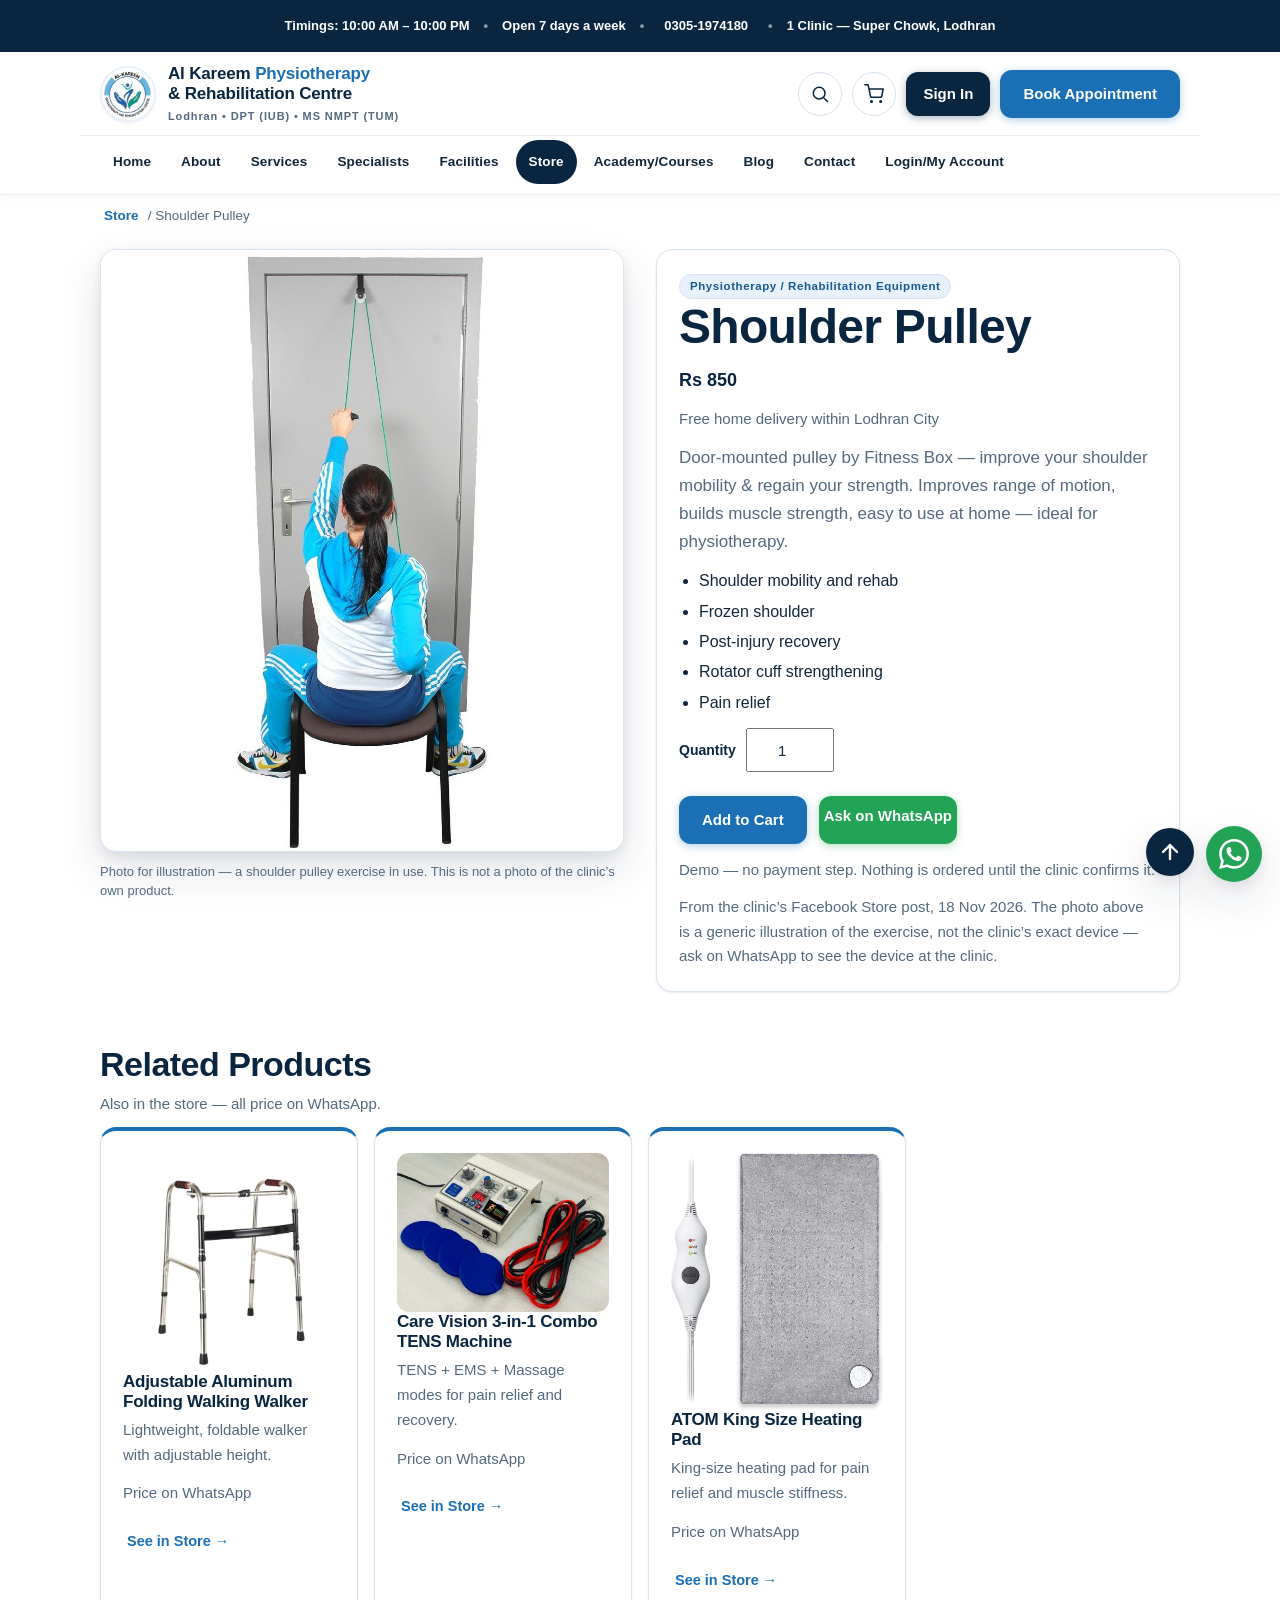
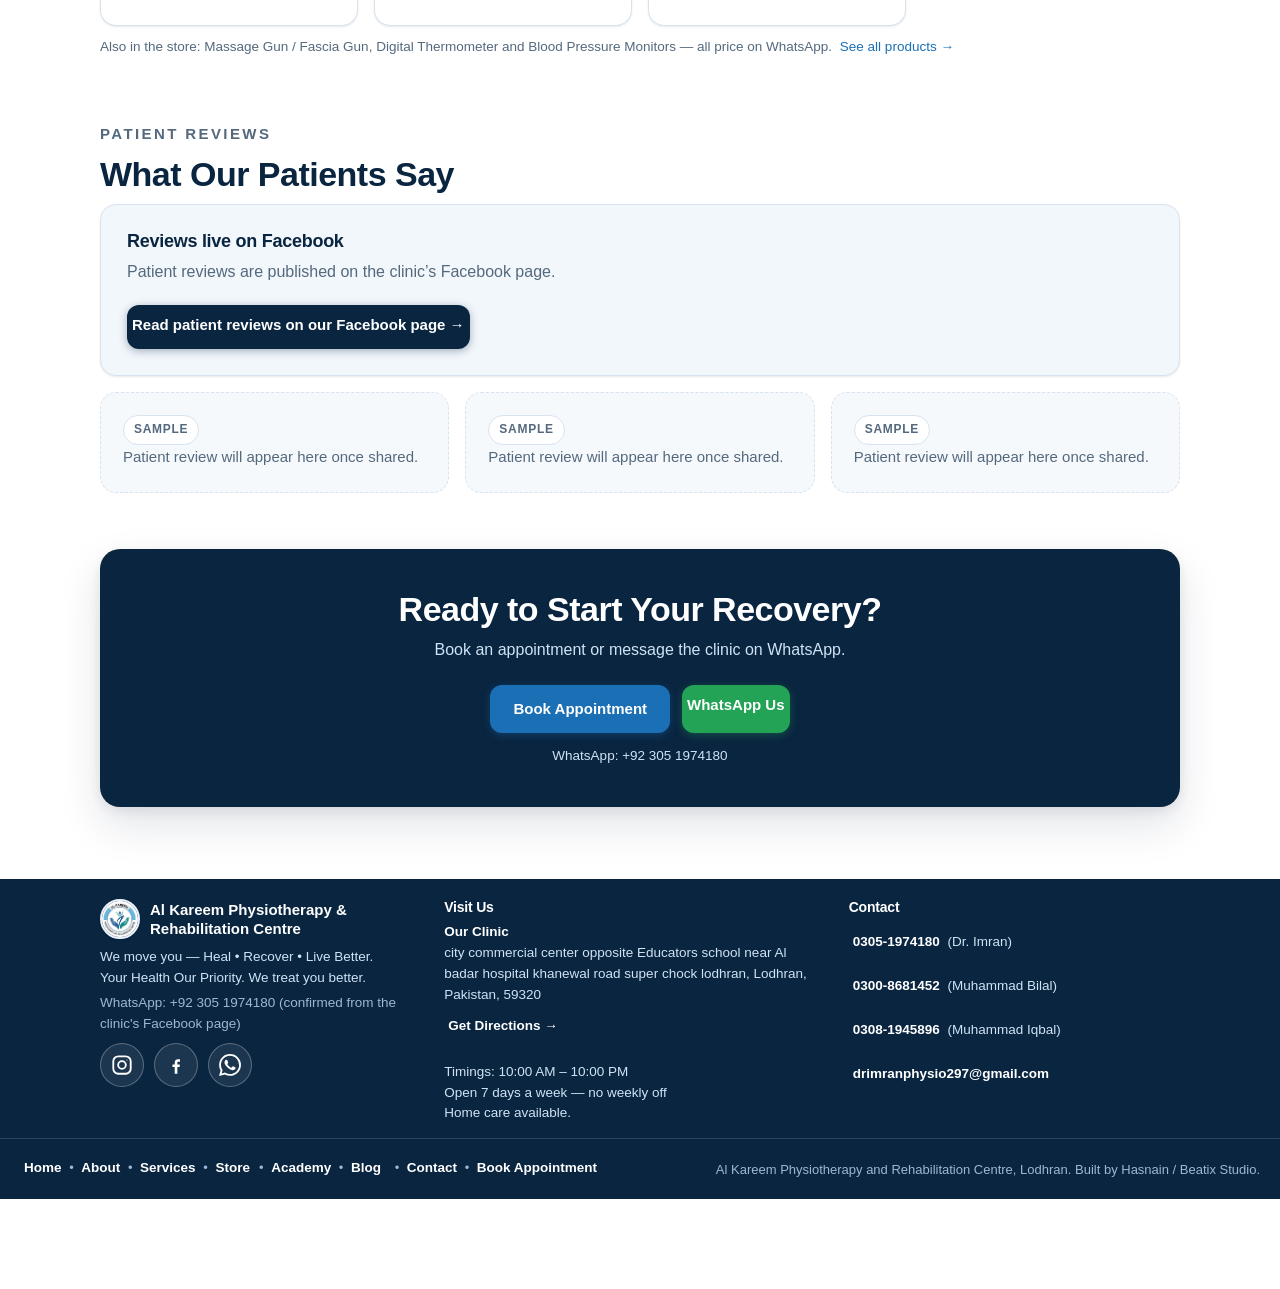
<file: product-shoulder-pulley.html>
<!DOCTYPE html>
<html lang="en">
<head>
<meta charset="UTF-8">
<meta name="viewport" content="width=device-width, initial-scale=1.0">
<title>Shoulder Pulley &mdash; Rs 850 &mdash; Al Kareem Physiotherapy &amp; Rehabilitation Centre, Lodhran</title>
<meta name="description" content="Shoulder Pulley, Rs 850, from the Al Kareem Physio Store, Lodhran. Free home delivery within Lodhran City.">
<link rel="stylesheet" href="style.css">
<script src="app.js" defer></script>
</head>
<body data-page="store">
<a class="skip-link" href="#main-content">Skip to main content</a>

<div class="topbar" id="top">
  <span>Timings: 10:00 AM – 10:00 PM</span>
  <span class="topbar-dot" aria-hidden="true">&bull;</span>
  <span>Open 7 days a week</span>
  <span class="topbar-dot" aria-hidden="true">&bull;</span>
  <a href="tel:03051974180">0305-1974180</a>
  <span class="topbar-dot" aria-hidden="true">&bull;</span>
  <span>1 Clinic — Super Chowk, Lodhran</span>
</div>

<header class="site">
  <div class="brand-row">
    <a class="brand-link" href="index.html">
      <img class="logo-img" src="logo.jpg" alt="Al Kareem Physiotherapy and Rehabilitation Centre logo" width="56" height="56">
      <span>
        <span class="name">Al Kareem <span>Physiotherapy</span> <br>&amp; Rehabilitation Centre</span>
        <span class="sub">Lodhran &bull; DPT (IUB) &bull; MS NMPT (TUM)</span>
      </span>
    </a>
    <div class="head-actions">
      <button class="icon-btn" id="search-toggle" type="button" aria-label="Search the site" aria-expanded="false">
        <svg viewBox="0 0 24 24" fill="none" stroke="currentColor" stroke-width="1.8" stroke-linecap="round" stroke-linejoin="round" aria-hidden="true"><circle cx="11" cy="11" r="7"/><path d="M21 21l-4.3-4.3"/></svg>
      </button>
      <button class="icon-btn" type="button" data-cart-open aria-label="Open cart">
        <svg viewBox="0 0 24 24" fill="none" stroke="currentColor" stroke-width="1.8" stroke-linecap="round" stroke-linejoin="round" aria-hidden="true"><circle cx="9" cy="21" r="1"/><circle cx="20" cy="21" r="1"/><path d="M1 1h4l2.68 13.39a2 2 0 0 0 2 1.61h9.72a2 2 0 0 0 2-1.61L23 6H6"/></svg>
        <span class="cart-count" hidden>0</span>
      </button>
      <span id="account-area">
        <a class="btn small navy" href="login.html">Sign In</a>
      </span>
      <a class="btn" href="book.html"><span class="book-full">Book Appointment</span><span class="book-short">Book</span></a>
      <button class="icon-btn hamburger-btn" id="hamburger-btn" type="button" aria-label="Open menu" aria-expanded="false">
        <svg viewBox="0 0 24 24" fill="none" stroke="currentColor" stroke-width="2" stroke-linecap="round" aria-hidden="true"><path d="M3 6h18"/><path d="M3 12h18"/><path d="M3 18h18"/></svg>
      </button>
    </div>
  </div>

  <nav class="main-nav" aria-label="Main navigation">
    <a href="index.html">Home</a>
    <a href="about.html">About</a>
    <a href="services.html">Services</a>
    <a href="specialists.html">Specialists</a>
    <a href="facilities.html">Facilities</a>
    <a href="store.html" class="active" aria-current="page">Store</a>
    <a href="academy.html">Academy/Courses</a>
    <a href="blog.html">Blog</a>
    <a href="contact.html">Contact</a>
    <a href="login.html">Login/My Account</a>
  </nav>

  <!-- Header search — expands a full-width row under the header -->
  <div class="search-row" id="global-search-row" hidden>
    <div class="search-row-inner">
      <div class="search-bar">
        <input type="search" id="global-search" placeholder="Search services, products, pages&hellip;" aria-label="Search the site" autocomplete="off">
        <button class="btn outline small" id="search-close" type="button">Close</button>
      </div>
      <div class="search-results" id="global-search-results" aria-live="polite"></div>
    </div>
  </div>
</header>

<!-- Shared overlay (drawer + cart) -->
<div class="overlay" id="overlay" hidden></div>

<!-- Hamburger drawer — slides in from the right -->
<aside class="drawer" id="nav-drawer" aria-label="Menu" hidden>
  <div class="drawer-head">
    <img class="logo-img" src="logo.jpg" alt="Al Kareem Physiotherapy and Rehabilitation Centre logo" width="44" height="44">
    <span class="drawer-title">Al Kareem<br>Physiotherapy</span>
    <button class="icon-btn" id="drawer-close" type="button" aria-label="Close menu">
      <svg viewBox="0 0 24 24" fill="none" stroke="currentColor" stroke-width="2" stroke-linecap="round" aria-hidden="true"><path d="M18 6L6 18"/><path d="M6 6l12 12"/></svg>
    </button>
  </div>
  <nav class="drawer-nav" aria-label="Mobile navigation">
    <a href="index.html">Home</a>
    <a href="about.html">About</a>
    <a href="services.html">Services</a>
    <a href="specialists.html">Specialists</a>
    <a href="facilities.html">Facilities</a>
    <a href="store.html" class="active" aria-current="page">Store</a>
    <a href="academy.html">Academy/Courses</a>
    <a href="blog.html">Blog</a>
    <a href="contact.html">Contact</a>
    <a href="login.html">Login/My Account</a>
  </nav>
  <div class="drawer-account" data-show-when="logged-out">
    <a class="btn navy" href="login.html">Sign In</a>
  </div>
  <div class="drawer-account" data-show-when="logged-in" hidden>
    <p style="font-size:14px;color:var(--navy);font-weight:700;">Signed in as <span data-account-name></span> (<span data-account-role></span> demo)</p>
    <a class="btn navy" href="login.html">My Account</a>
    <p style="margin-top:10px;"><button class="link-btn" type="button" data-demo-logout>Log out</button></p>
  </div>
  <div class="drawer-book">
    <a class="btn" href="book.html">Book Appointment</a>
  </div>
  <div class="drawer-contact">
    <a href="tel:03051974180">0305-1974180</a> &bull; <a href="tel:03008681452">0300-8681452</a><br>
    Timings: 10:00 AM – 10:00 PM<br>
    Open 7 days a week<br>
    1 Clinic — Super Chowk, Lodhran
  </div>
</aside>

<!-- Cart drawer — slides in from the right -->
<aside class="cart-drawer" id="cart-drawer" aria-label="Cart" hidden>
  <div class="cart-drawer-head">
    <h2>Your Cart</h2>
    <button class="icon-btn" id="cart-close" type="button" aria-label="Close cart">
      <svg viewBox="0 0 24 24" fill="none" stroke="currentColor" stroke-width="2" stroke-linecap="round" aria-hidden="true"><path d="M18 6L6 18"/><path d="M6 6l12 12"/></svg>
    </button>
  </div>
  <div class="cart-drawer-body" id="cart-drawer-body">
    <!-- Rendered by app.js: cart lines + order summary (subtotal = Rs 850 × qty). -->
  </div>
  <div class="cart-drawer-foot" id="cart-drawer-foot" hidden>
    <button class="btn" id="place-order-demo" type="button">Place order (Demo)</button>
    <p class="cart-note">Demo — no payment step. Nothing is ordered.</p>
  </div>
</aside>
<!-- ===== HEADER BLOCK — copy ends here ===== -->

<main id="main-content">

  <nav class="breadcrumb" aria-label="Breadcrumb">
    <a href="store.html">Store</a> / Shoulder Pulley
  </nav>

  <div class="product-detail">
    <figure class="hero-media">
      <img src="images/shoulder-exercise.jpg" alt="A person using a shoulder pulley exercise, shown for illustration" width="1182" height="1182">
      <figcaption>Photo for illustration &mdash; a shoulder pulley exercise in use. This is not a photo of the clinic&rsquo;s own product.</figcaption>
    </figure>
    <div class="card">
      <span class="tag">Physiotherapy / Rehabilitation Equipment</span>
      <h1>Shoulder Pulley</h1>
      <p class="price">Rs 850</p>
      <p class="price-note">Free home delivery within Lodhran City</p>
      <p class="lead">Door-mounted pulley by Fitness Box &mdash; improve your shoulder mobility &amp; regain your strength. Improves range of motion, builds muscle strength, easy to use at home &mdash; ideal for physiotherapy.</p>
      <ul>
        <li>Shoulder mobility and rehab</li>
        <li>Frozen shoulder</li>
        <li>Post-injury recovery</li>
        <li>Rotator cuff strengthening</li>
        <li>Pain relief</li>
      </ul>
      <div class="qty-row">
        <label for="qty">Quantity</label>
        <input type="number" id="qty" name="quantity" class="qty-input" value="1" min="1" max="99" step="1">
      </div>
      <div class="hero-actions">
        <button class="btn add-to-cart" type="button" data-add-to-cart="shoulder-pulley">Add to Cart</button>
        <a class="btn wa-btn" href="https://wa.me/923051974180">Ask on WhatsApp</a>
      </div>
      <p class="note">Demo &mdash; no payment step. Nothing is ordered until the clinic confirms it.</p>
      <p class="note">From the clinic&rsquo;s Facebook Store post, 18 Nov 2026. The photo above is a generic illustration of the exercise, not the clinic&rsquo;s exact device &mdash; ask on WhatsApp to see the device at the clinic.</p>
    </div>
  </div>

  <section aria-labelledby="related-heading">
    <div class="section-head">
      <h2 id="related-heading">Related Products</h2>
      <p>Also in the store &mdash; all price on WhatsApp.</p>
    </div>
    <div class="cards">
      <article class="card condition-card">
        <div class="product-media"><img src="images/product-walker.jpg" alt="Photo for illustration &mdash; Adjustable Aluminum Folding Walking Walker" width="1200" height="1238" loading="lazy"></div>
        <h3>Adjustable Aluminum Folding Walking Walker</h3>
        <p>Lightweight, foldable walker with adjustable height.</p>
        <p class="price-note">Price on WhatsApp</p>
        <a class="link-btn" href="store.html">See in Store &rarr;</a>
      </article>
      <article class="card condition-card">
        <div class="product-media"><img src="images/product-tens.jpg" alt="Photo for illustration &mdash; Care Vision 3-in-1 Combo TENS Machine" width="640" height="481" loading="lazy"></div>
        <h3>Care Vision 3-in-1 Combo TENS Machine</h3>
        <p>TENS + EMS + Massage modes for pain relief and recovery.</p>
        <p class="price-note">Price on WhatsApp</p>
        <a class="link-btn" href="store.html">See in Store &rarr;</a>
      </article>
      <article class="card condition-card">
        <div class="product-media"><img src="images/product-heating-pad.jpg" alt="Photo for illustration &mdash; ATOM King Size Heating Pad" width="800" height="971" loading="lazy"></div>
        <h3>ATOM King Size Heating Pad</h3>
        <p>King-size heating pad for pain relief and muscle stiffness.</p>
        <p class="price-note">Price on WhatsApp</p>
        <a class="link-btn" href="store.html">See in Store &rarr;</a>
      </article>
    </div>
    <p class="note">Also in the store: Massage Gun / Fascia Gun, Digital Thermometer and Blood Pressure Monitors &mdash; all price on WhatsApp. <a href="store.html">See all products &rarr;</a></p>
  </section>

  <section class="testimonials" aria-labelledby="reviews-heading">
    <div class="section-head">
      <p class="eyebrow">Patient reviews</p>
      <h2 id="reviews-heading">What Our Patients Say</h2>
    </div>
    <div class="panel reviews-fallback">
      <h3>Reviews live on Facebook</h3>
      <p>Patient reviews are published on the clinic&rsquo;s Facebook page.</p>
      <p><a class="btn navy" href="https://facebook.com/people/Al-Kareem-Medical-Physio-Store/100086538205155/" target="_blank" rel="noopener">Read patient reviews on our Facebook page &rarr;</a></p>
    </div>
    <div class="reviews-grid">
      <article class="card review-placeholder">
        <p><span class="review-sample-tag">Sample</span></p>
        <p>Patient review will appear here once shared.</p>
      </article>
      <article class="card review-placeholder">
        <p><span class="review-sample-tag">Sample</span></p>
        <p>Patient review will appear here once shared.</p>
      </article>
      <article class="card review-placeholder">
        <p><span class="review-sample-tag">Sample</span></p>
        <p>Patient review will appear here once shared.</p>
      </article>
    </div>
  </section>

  <section class="cta-band">
    <h2>Ready to Start Your Recovery?</h2>
    <p>Book an appointment or message the clinic on WhatsApp.</p>
    <div class="cta-actions">
      <a class="btn" href="book.html">Book Appointment</a>
      <a class="btn wa-btn" href="https://wa.me/923051974180">WhatsApp Us</a>
    </div>
    <p class="cta-note">WhatsApp: +92 305 1974180</p>
  </section>

</main>

<a class="wa-float" href="https://wa.me/923051974180" target="_blank" rel="noopener" aria-label="Chat on WhatsApp">
  <svg viewBox="0 0 24 24" fill="currentColor" aria-hidden="true"><path d="M17.472 14.382c-.297-.149-1.758-.867-2.03-.967-.273-.099-.471-.148-.67.15-.197.297-.767.966-.94 1.164-.173.199-.347.223-.644.075-.297-.15-1.255-.463-2.39-1.475-.883-.788-1.48-1.761-1.653-2.059-.173-.297-.018-.458.13-.606.134-.133.298-.347.446-.52.149-.174.198-.298.298-.497.099-.198.05-.371-.025-.52-.075-.149-.669-1.612-.916-2.207-.242-.579-.487-.5-.669-.51-.173-.008-.371-.01-.57-.01-.198 0-.52.074-.792.372-.272.297-1.04 1.016-1.04 2.479 0 1.462 1.065 2.875 1.213 3.074.149.198 2.096 3.2 5.077 4.487.709.306 1.262.489 1.694.625.712.227 1.36.195 1.871.118.571-.085 1.758-.719 2.006-1.413.248-.694.248-1.289.173-1.413-.074-.124-.272-.198-.57-.347m-5.421 7.403h-.004a9.87 9.87 0 0 1-5.031-1.378l-.361-.214-3.741.982.998-3.648-.235-.374a9.86 9.86 0 0 1-1.51-5.26c.001-5.45 4.436-9.884 9.888-9.884 2.64 0 5.122 1.03 6.988 2.898a9.825 9.825 0 0 1 2.893 6.994c-.003 5.45-4.437 9.884-9.885 9.884m8.413-18.297A11.815 11.815 0 0 0 12.05 0C5.495 0 .16 5.335.157 11.892c0 2.096.547 4.142 1.588 5.945L.057 24l6.305-1.654a11.882 11.882 0 0 0 5.683 1.448h.005c6.554 0 11.89-5.335 11.893-11.893a11.821 11.821 0 0 0-3.48-8.413Z"/></svg>
</a>

<div class="sticky-bar">
  <a class="btn" href="book.html">Book Appointment</a>
  <a class="btn outline" href="tel:03051974180">Call Clinic</a>
</div>

<footer>
  <div class="foot-inner">
    <div class="foot-col">
      <div class="foot-brand">
        <img class="logo-img" src="logo.jpg" alt="Al Kareem Physiotherapy and Rehabilitation Centre logo" width="56" height="56">
        <span class="foot-name">Al Kareem Physiotherapy &amp; Rehabilitation Centre</span>
      </div>
      <p class="foot-tag">We move you &mdash; Heal &bull; Recover &bull; Live Better.<br>Your Health Our Priority. We treat you better.</p>
      <p class="foot-note">WhatsApp: +92 305 1974180 (confirmed from the clinic's Facebook page)</p>
      <ul class="social-icons" aria-label="Follow us">
        <li><a class="social-icon" href="https://www.instagram.com/al_kareem.physio_rehab/" target="_blank" rel="noopener" aria-label="Instagram"><svg viewBox="0 0 24 24" fill="none" stroke="currentColor" stroke-width="2" stroke-linecap="round" stroke-linejoin="round" aria-hidden="true"><rect x="2.5" y="2.5" width="19" height="19" rx="5.5"/><circle cx="12" cy="12" r="4.2"/><circle cx="17.4" cy="6.6" r="0.6" fill="currentColor" stroke="none"/></svg></a></li>
        <li><a class="social-icon" href="https://facebook.com/people/Al-Kareem-Medical-Physio-Store/100086538205155/" target="_blank" rel="noopener" aria-label="Facebook"><svg viewBox="0 0 24 24" fill="currentColor" aria-hidden="true"><path d="M13.5 21.5v-7.2h2.42l.36-2.8H13.5V9.7c0-.81.23-1.36 1.38-1.36h1.48V5.83c-.26-.03-1.14-.11-2.16-.11-2.14 0-3.6 1.3-3.6 3.7v2.08H8.18v2.8h2.42v7.2h2.9z"/></svg></a></li>
        <li><a class="social-icon" href="https://wa.me/923051974180" target="_blank" rel="noopener" aria-label="WhatsApp"><svg viewBox="0 0 24 24" fill="currentColor" aria-hidden="true"><path d="M17.472 14.382c-.297-.149-1.758-.867-2.03-.967-.273-.099-.471-.148-.67.15-.197.297-.767.966-.94 1.164-.173.199-.347.223-.644.075-.297-.15-1.255-.463-2.39-1.475-.883-.788-1.48-1.761-1.653-2.059-.173-.297-.018-.458.13-.606.134-.133.298-.347.446-.52.149-.174.198-.298.298-.497.099-.198.05-.371-.025-.52-.075-.149-.669-1.612-.916-2.207-.242-.579-.487-.5-.669-.51-.173-.008-.371-.01-.57-.01-.198 0-.52.074-.792.372-.272.297-1.04 1.016-1.04 2.479 0 1.462 1.065 2.875 1.213 3.074.149.198 2.096 3.2 5.077 4.487.709.306 1.262.489 1.694.625.712.227 1.36.195 1.871.118.571-.085 1.758-.719 2.006-1.413.248-.694.248-1.289.173-1.413-.074-.124-.272-.198-.57-.347m-5.421 7.403h-.004a9.87 9.87 0 01-5.031-1.378l-.361-.214-3.741.982.998-3.648-.235-.374a9.86 9.86 0 01-1.51-5.26c.001-5.45 4.436-9.884 9.888-9.884 2.64 0 5.122 1.03 6.988 2.898a9.825 9.825 0 012.893 6.994c-.003 5.45-4.437 9.884-9.885 9.884m8.413-18.297A11.815 11.815 0 0012.05 0C5.495 0 .16 5.335.157 11.892c0 2.096.547 4.142 1.588 5.945L.057 24l6.305-1.654a11.882 11.882 0 005.683 1.448h.005c6.554 0 11.89-5.335 11.893-11.893a11.821 11.821 0 00-3.48-8.413Z"/></svg></a></li>
      </ul>
    </div>
    <div class="foot-col">
      <h3>Visit Us</h3>
      <p><strong>Our Clinic</strong><br>city commercial center opposite Educators school near Al badar hospital khanewal road super chock lodhran, Lodhran, Pakistan, 59320<br><a href="https://www.google.com/maps/dir/29.5260109,71.6148191/Al-Kareem+Physiotherapy+and+Rehabilitation,+City+Commercial+Center,+Super+Chowk,+near+Al-Badr+Orthopedic+Hospital,+Lodhr%C4%81n,+59320,+Pakistan/@29.3739324,71.7503853,15952m/data=!3m2!1e3!4b1!4m10!4m9!1m1!4e1!1m5!1m1!1s0x393b9f002cf3f8af:0xa4c2ab6760b48bb6!2m2!1d71.6392052!2d29.519655!3e9?entry=ttu&amp;g_ep=EgoyMDI2MTExOC4xIKXMDSoASAFQAw%3D%3D" target="_blank" rel="noopener">Get Directions &rarr;</a></p>
      <p class="foot-hours">Timings: 10:00 AM &ndash; 10:00 PM<br>Open 7 days a week &mdash; no weekly off<br>Home care available.</p>
    </div>
    <div class="foot-col">
      <h3>Contact</h3>
      <p class="foot-phones"><span><a href="tel:03051974180">0305-1974180</a> (Dr. Imran)</span><span><a href="tel:03008681452">0300-8681452</a> (Muhammad Bilal)</span><span><a href="tel:03081945896">0308-1945896</a> (Muhammad Iqbal)</span></p>
      <p class="foot-mail"><a href="mailto:drimranphysio297@gmail.com">drimranphysio297@gmail.com</a></p>
    </div>
  </div>
  <div class="bottom">
    <nav class="foot-nav" aria-label="Footer">
      <a href="index.html">Home</a> &bull; <a href="about.html">About</a> &bull; <a href="services.html">Services</a> &bull; <a href="store.html">Store</a> &bull; <a href="academy.html">Academy</a> &bull; <a href="blog.html">Blog</a> &bull; <a href="contact.html">Contact</a> &bull; <a href="book.html">Book Appointment</a>
    </nav>
    <p class="foot-credit">Al Kareem Physiotherapy and Rehabilitation Centre, Lodhran. Built by Hasnain / Beatix Studio.</p>
  </div>
</footer>


<a class="back-to-top" href="#top" aria-label="Back to top"><svg viewBox="0 0 24 24" fill="none" stroke="currentColor" stroke-width="2.4" stroke-linecap="round" stroke-linejoin="round" aria-hidden="true"><path d="M12 19V5"/><path d="M5 12l7-7 7 7"/></svg></a>
</body>
</html>
</file>
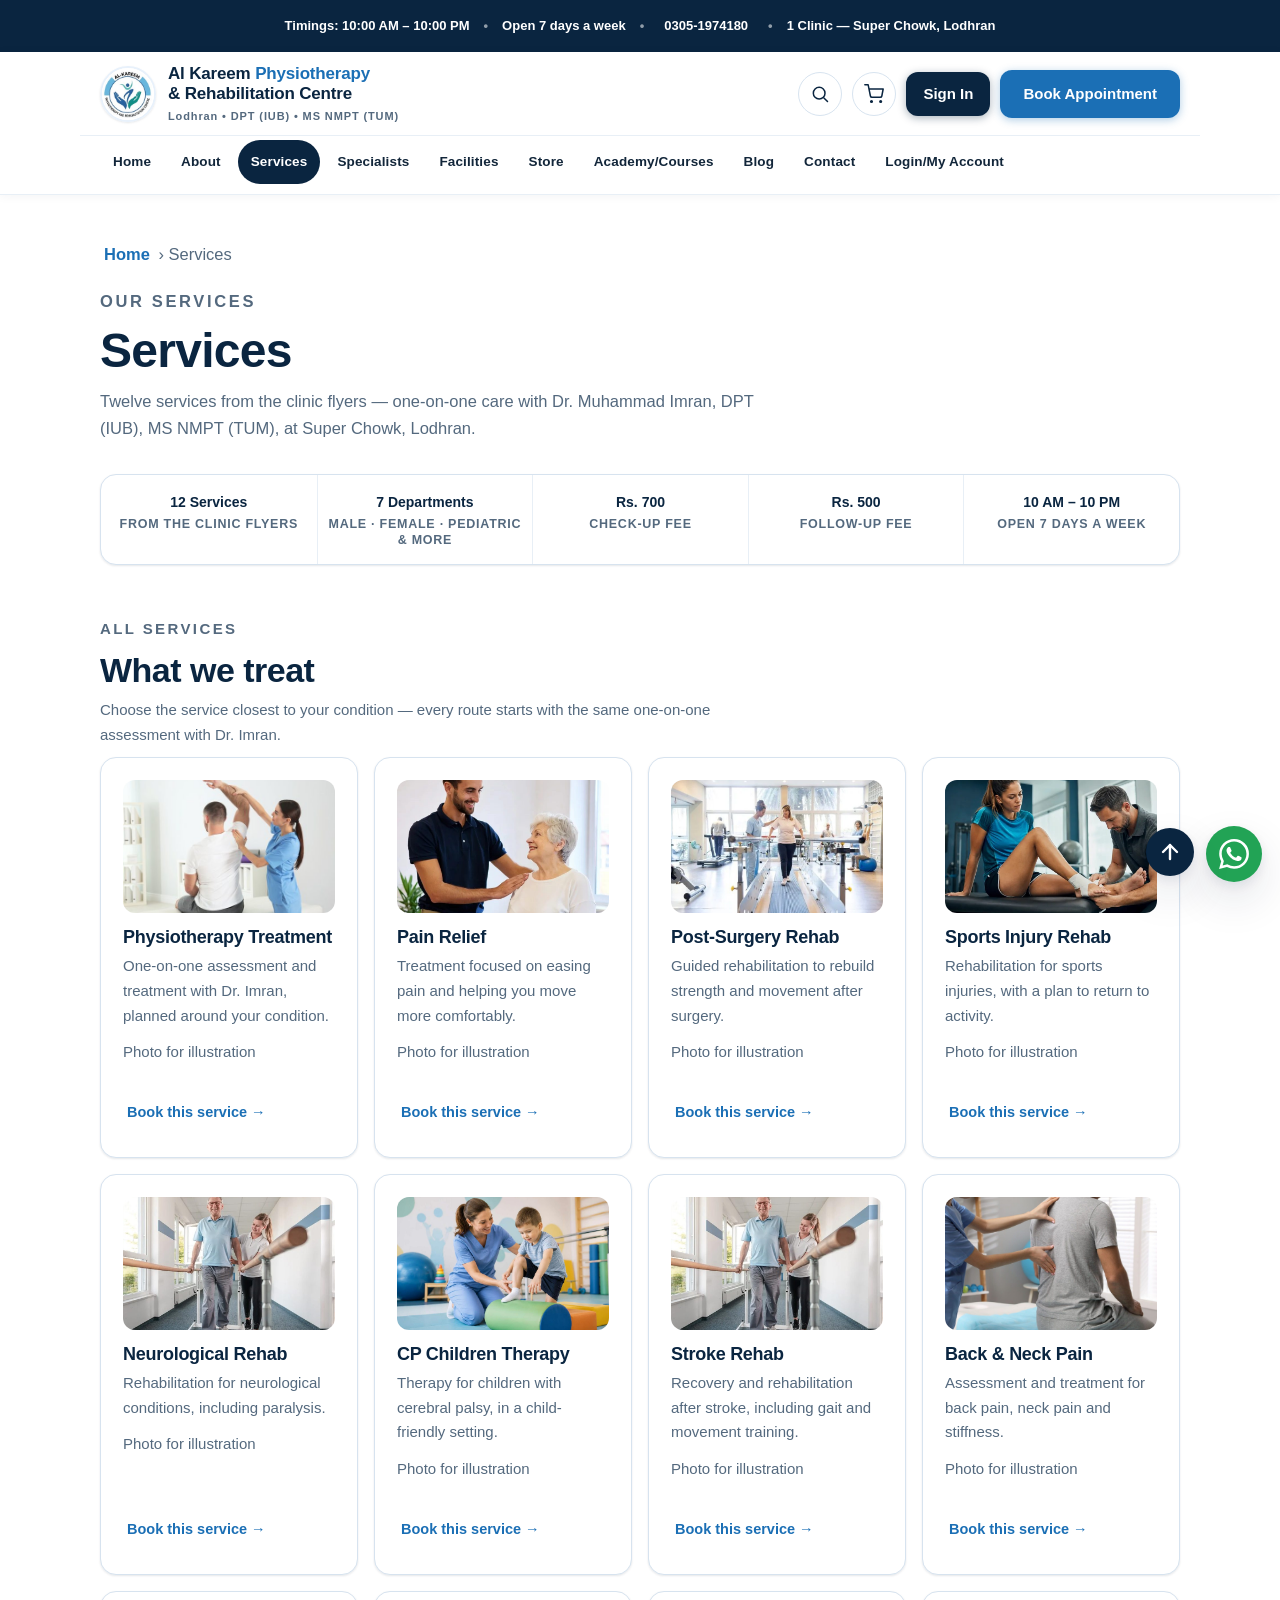
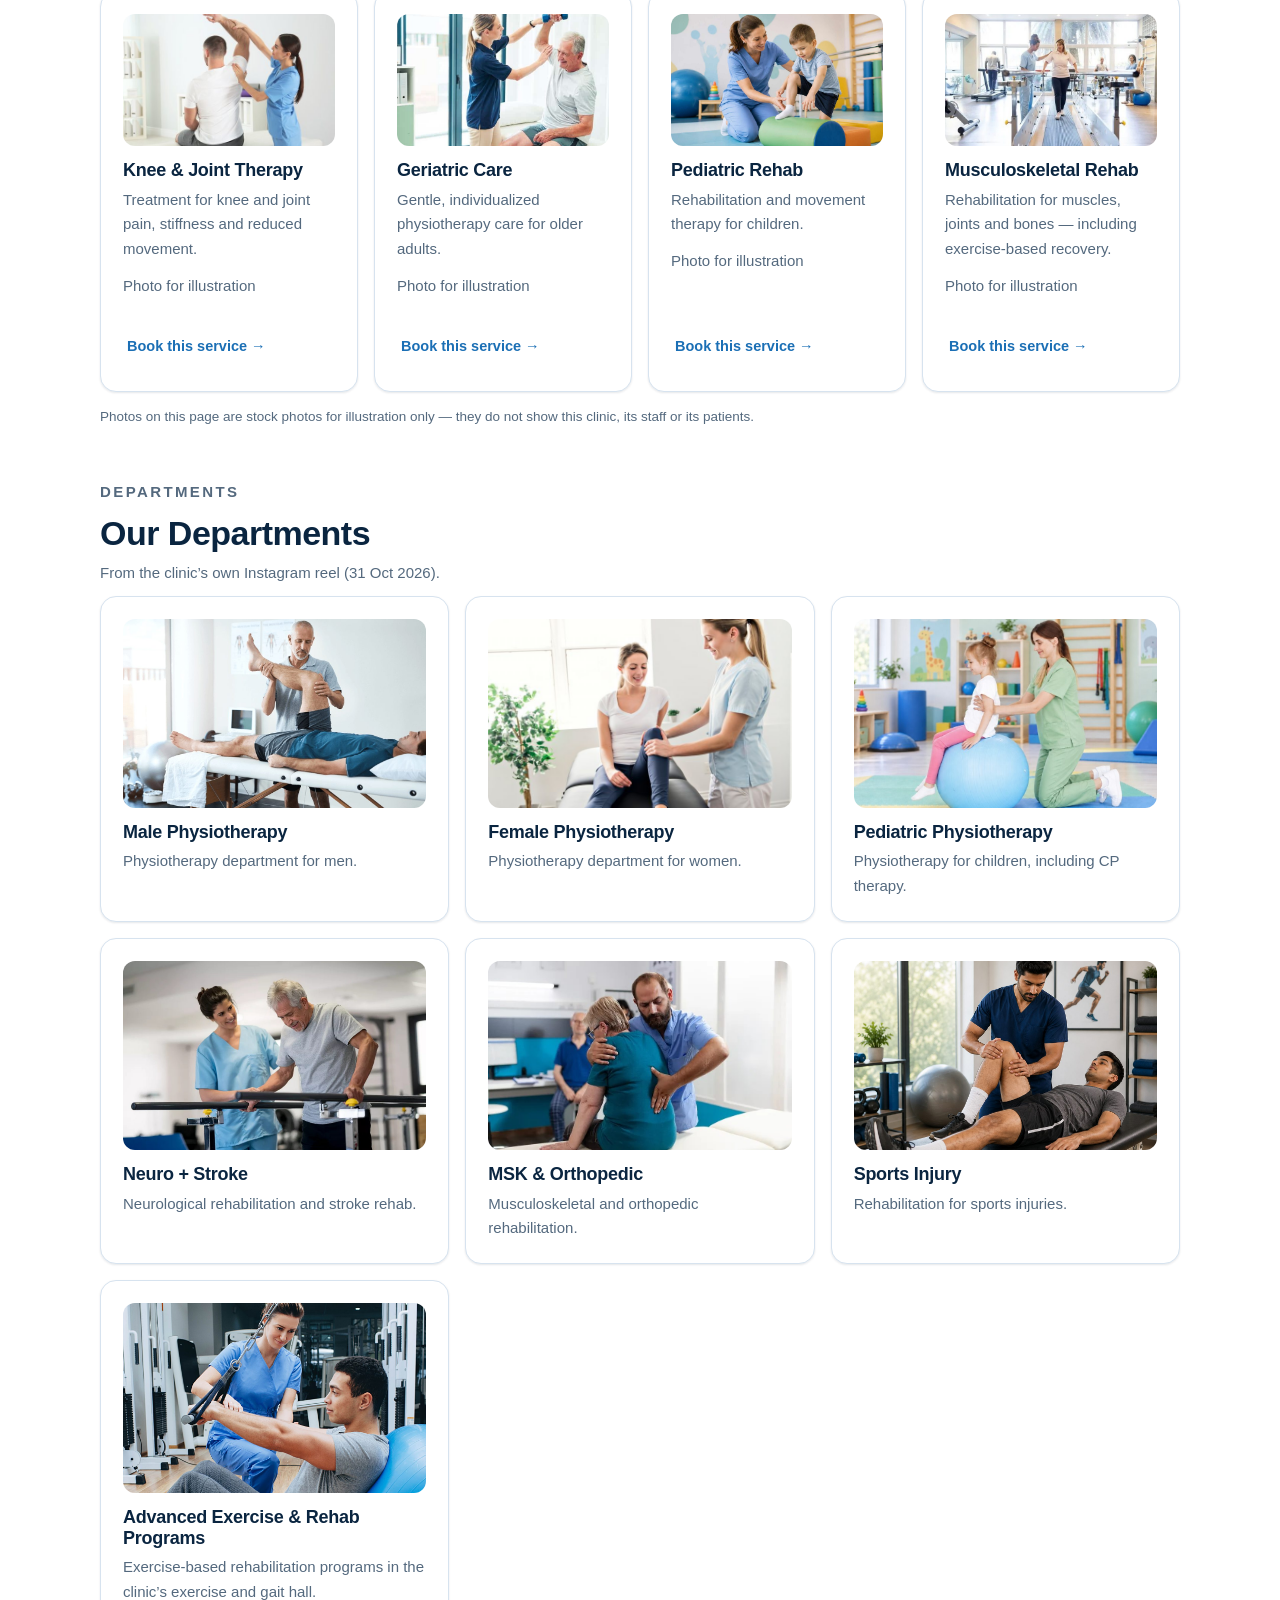
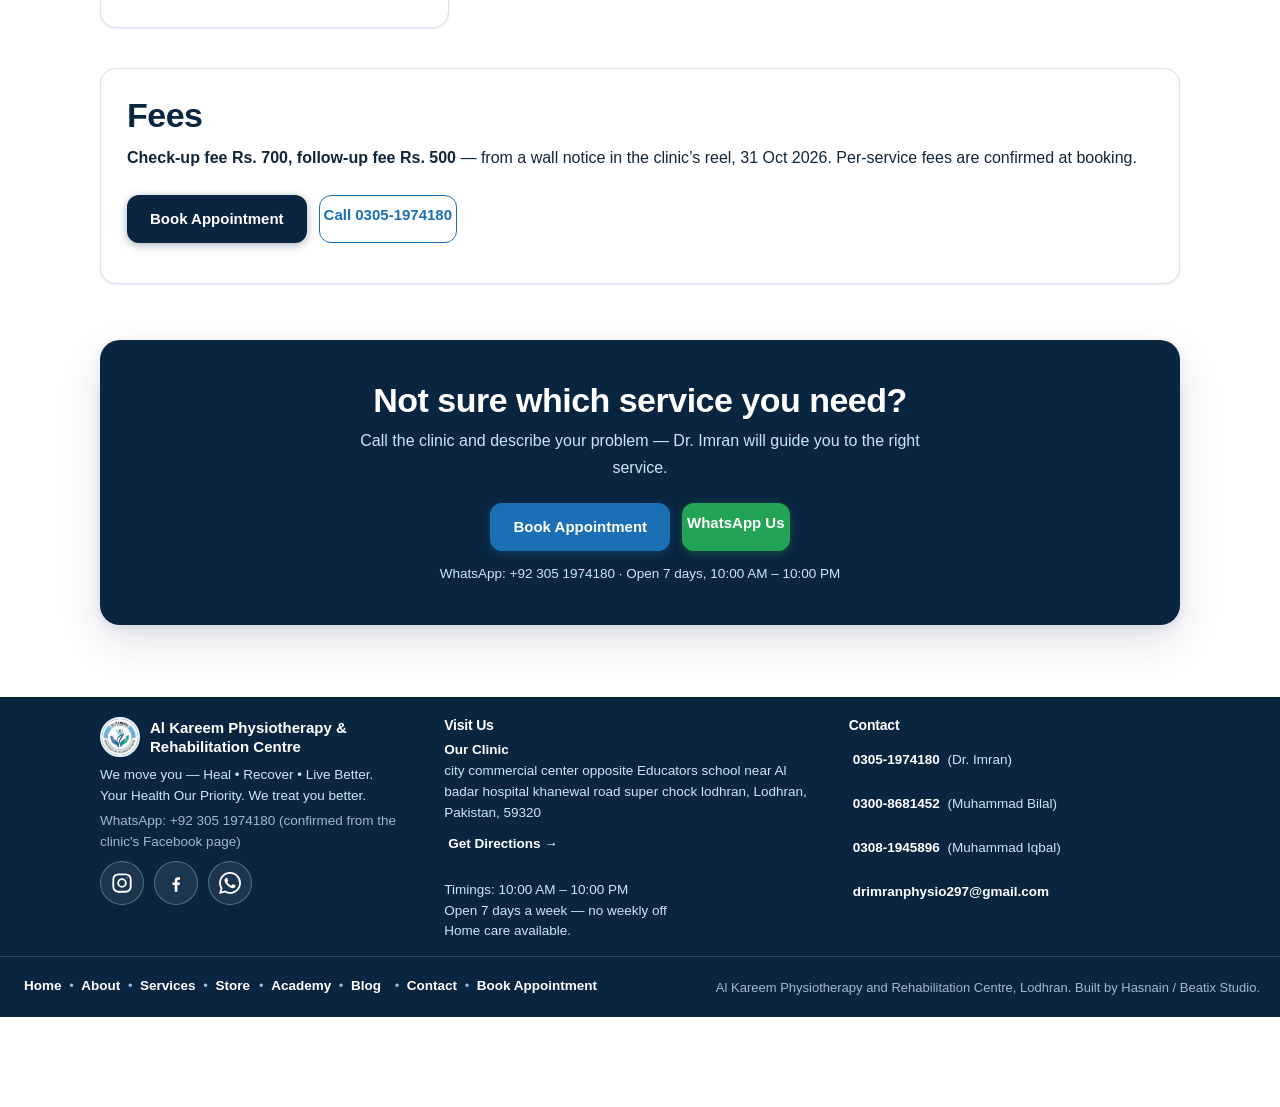
<file: services.html>
<!DOCTYPE html>
<html lang="en">
<head>
<meta charset="UTF-8">
<meta name="viewport" content="width=device-width, initial-scale=1.0">
<title>Services | Al Kareem Physiotherapy &amp; Rehabilitation Centre, Lodhran</title>
<meta name="description" content="Twelve physiotherapy services from the clinic flyers, plus departments and fees — Al Kareem Physiotherapy, Lodhran.">
<link rel="stylesheet" href="style.css">
<script src="app.js" defer></script>
</head>
<body data-page="services">
<a class="skip-link" href="#main-content">Skip to main content</a>

<div class="topbar" id="top">
  <span>Timings: 10:00 AM – 10:00 PM</span>
  <span class="topbar-dot" aria-hidden="true">&bull;</span>
  <span>Open 7 days a week</span>
  <span class="topbar-dot" aria-hidden="true">&bull;</span>
  <a href="tel:03051974180">0305-1974180</a>
  <span class="topbar-dot" aria-hidden="true">&bull;</span>
  <span>1 Clinic — Super Chowk, Lodhran</span>
</div>

<header class="site">
  <div class="brand-row">
    <a class="brand-link" href="index.html">
      <img class="logo-img" src="logo.jpg" alt="Al Kareem Physiotherapy and Rehabilitation Centre logo" width="56" height="56">
      <span>
        <span class="name">Al Kareem <span>Physiotherapy</span> <br>&amp; Rehabilitation Centre</span>
        <span class="sub">Lodhran &bull; DPT (IUB) &bull; MS NMPT (TUM)</span>
      </span>
    </a>
    <div class="head-actions">
      <button class="icon-btn" id="search-toggle" type="button" aria-label="Search the site" aria-expanded="false">
        <svg viewBox="0 0 24 24" fill="none" stroke="currentColor" stroke-width="1.8" stroke-linecap="round" stroke-linejoin="round" aria-hidden="true"><circle cx="11" cy="11" r="7"/><path d="M21 21l-4.3-4.3"/></svg>
      </button>
      <button class="icon-btn" type="button" data-cart-open aria-label="Open cart">
        <svg viewBox="0 0 24 24" fill="none" stroke="currentColor" stroke-width="1.8" stroke-linecap="round" stroke-linejoin="round" aria-hidden="true"><circle cx="9" cy="21" r="1"/><circle cx="20" cy="21" r="1"/><path d="M1 1h4l2.68 13.39a2 2 0 0 0 2 1.61h9.72a2 2 0 0 0 2-1.61L23 6H6"/></svg>
        <span class="cart-count" hidden>0</span>
      </button>
      <span id="account-area">
        <a class="btn small navy" href="login.html">Sign In</a>
      </span>
      <a class="btn" href="book.html"><span class="book-full">Book Appointment</span><span class="book-short">Book</span></a>
      <button class="icon-btn hamburger-btn" id="hamburger-btn" type="button" aria-label="Open menu" aria-expanded="false">
        <svg viewBox="0 0 24 24" fill="none" stroke="currentColor" stroke-width="2" stroke-linecap="round" aria-hidden="true"><path d="M3 6h18"/><path d="M3 12h18"/><path d="M3 18h18"/></svg>
      </button>
    </div>
  </div>

  <nav class="main-nav" aria-label="Main navigation">
    <a href="index.html">Home</a>
    <a href="about.html">About</a>
    <a href="services.html" class="active" aria-current="page">Services</a>
    <a href="specialists.html">Specialists</a>
    <a href="facilities.html">Facilities</a>
    <a href="store.html">Store</a>
    <a href="academy.html">Academy/Courses</a>
    <a href="blog.html">Blog</a>
    <a href="contact.html">Contact</a>
    <a href="login.html">Login/My Account</a>
  </nav>

  <!-- Header search — expands a full-width row under the header -->
  <div class="search-row" id="global-search-row" hidden>
    <div class="search-row-inner">
      <div class="search-bar">
        <input type="search" id="global-search" placeholder="Search services, products, pages&hellip;" aria-label="Search the site" autocomplete="off">
        <button class="btn outline small" id="search-close" type="button">Close</button>
      </div>
      <div class="search-results" id="global-search-results" aria-live="polite"></div>
    </div>
  </div>
</header>

<!-- Shared overlay (drawer + cart) -->
<div class="overlay" id="overlay" hidden></div>

<!-- Hamburger drawer — slides in from the right -->
<aside class="drawer" id="nav-drawer" aria-label="Menu" hidden>
  <div class="drawer-head">
    <img class="logo-img" src="logo.jpg" alt="Al Kareem Physiotherapy and Rehabilitation Centre logo" width="44" height="44">
    <span class="drawer-title">Al Kareem<br>Physiotherapy</span>
    <button class="icon-btn" id="drawer-close" type="button" aria-label="Close menu">
      <svg viewBox="0 0 24 24" fill="none" stroke="currentColor" stroke-width="2" stroke-linecap="round" aria-hidden="true"><path d="M18 6L6 18"/><path d="M6 6l12 12"/></svg>
    </button>
  </div>
  <nav class="drawer-nav" aria-label="Mobile navigation">
    <a href="index.html">Home</a>
    <a href="about.html">About</a>
    <a href="services.html" class="active" aria-current="page">Services</a>
    <a href="specialists.html">Specialists</a>
    <a href="facilities.html">Facilities</a>
    <a href="store.html">Store</a>
    <a href="academy.html">Academy/Courses</a>
    <a href="blog.html">Blog</a>
    <a href="contact.html">Contact</a>
    <a href="login.html">Login/My Account</a>
  </nav>
  <div class="drawer-account" data-show-when="logged-out">
    <a class="btn navy" href="login.html">Sign In</a>
  </div>
  <div class="drawer-account" data-show-when="logged-in" hidden>
    <p style="font-size:14px;color:var(--navy);font-weight:700;">Signed in as <span data-account-name></span> (<span data-account-role></span> demo)</p>
    <a class="btn navy" href="login.html">My Account</a>
    <p style="margin-top:10px;"><button class="link-btn" type="button" data-demo-logout>Log out</button></p>
  </div>
  <div class="drawer-book">
    <a class="btn" href="book.html">Book Appointment</a>
  </div>
  <div class="drawer-contact">
    <a href="tel:03051974180">0305-1974180</a> &bull; <a href="tel:03008681452">0300-8681452</a><br>
    Timings: 10:00 AM – 10:00 PM<br>
    Open 7 days a week<br>
    1 Clinic — Super Chowk, Lodhran
  </div>
</aside>

<!-- Cart drawer — slides in from the right -->
<aside class="cart-drawer" id="cart-drawer" aria-label="Cart" hidden>
  <div class="cart-drawer-head">
    <h2>Your Cart</h2>
    <button class="icon-btn" id="cart-close" type="button" aria-label="Close cart">
      <svg viewBox="0 0 24 24" fill="none" stroke="currentColor" stroke-width="2" stroke-linecap="round" aria-hidden="true"><path d="M18 6L6 18"/><path d="M6 6l12 12"/></svg>
    </button>
  </div>
  <div class="cart-drawer-body" id="cart-drawer-body">
    <!-- Rendered by app.js: cart lines + order summary (subtotal = Rs 850 × qty). -->
  </div>
  <div class="cart-drawer-foot" id="cart-drawer-foot" hidden>
    <button class="btn" id="place-order-demo" type="button">Place order (Demo)</button>
    <p class="cart-note">Demo — no payment step. Nothing is ordered.</p>
  </div>
</aside>
<!-- ===== HEADER BLOCK — copy ends here ===== -->
<main id="main-content">

  <section class="page-head">
    <p class="breadcrumb"><a href="index.html">Home</a> &rsaquo; Services</p>
    <p class="eyebrow">Our Services</p>
    <h1>Services</h1>
    <p class="lead">Twelve services from the clinic flyers — one-on-one care with Dr. Muhammad Imran, DPT (IUB), MS NMPT (TUM), at Super Chowk, Lodhran.</p>
  </section>

  <section class="trust" aria-label="At a glance">
    <ul class="trust-strip">
      <li class="t">12 Services<span class="t-sub">From the clinic flyers</span></li>
      <li class="t">7 Departments<span class="t-sub">Male &middot; Female &middot; Pediatric &amp; more</span></li>
      <li class="t">Rs. 700<span class="t-sub">Check-up fee</span></li>
      <li class="t">Rs. 500<span class="t-sub">Follow-up fee</span></li>
      <li class="t">10 AM &ndash; 10 PM<span class="t-sub">Open 7 days a week</span></li>
    </ul>
  </section>

  <section>
    <div class="section-head">
      <p class="eyebrow">All services</p>
      <h2>What we treat</h2>
      <p class="section-intro">Choose the service closest to your condition — every route starts with the same one-on-one assessment with Dr. Imran.</p>
    </div>
    <div class="cards">
      <article class="card service-card">
        <img class="card-media" src="images/manual-therapy.jpg" alt="Photo for illustration — Physiotherapy Treatment" loading="lazy">
        <h3>Physiotherapy Treatment</h3>
        <p>One-on-one assessment and treatment with Dr. Imran, planned around your condition.</p>
        <p class="small muted">Photo for illustration</p>
        <div class="card-actions"><a class="link-btn" href="book.html">Book this service &rarr;</a></div>
      </article>
      <article class="card service-card">
        <img class="card-media" src="images/physio-care.jpg" alt="Photo for illustration — Pain Relief" loading="lazy">
        <h3>Pain Relief</h3>
        <p>Treatment focused on easing pain and helping you move more comfortably.</p>
        <p class="small muted">Photo for illustration</p>
        <div class="card-actions"><a class="link-btn" href="book.html">Book this service &rarr;</a></div>
      </article>
      <article class="card service-card">
        <img class="card-media" src="images/rehab-gym.jpg" alt="Photo for illustration — Post-Surgery Rehab" loading="lazy">
        <h3>Post-Surgery Rehab</h3>
        <p>Guided rehabilitation to rebuild strength and movement after surgery.</p>
        <p class="small muted">Photo for illustration</p>
        <div class="card-actions"><a class="link-btn" href="book.html">Book this service &rarr;</a></div>
      </article>
      <article class="card service-card">
        <img class="card-media" src="images/sports-injury.jpg" alt="Photo for illustration — Sports Injury Rehab" loading="lazy">
        <h3>Sports Injury Rehab</h3>
        <p>Rehabilitation for sports injuries, with a plan to return to activity.</p>
        <p class="small muted">Photo for illustration</p>
        <div class="card-actions"><a class="link-btn" href="book.html">Book this service &rarr;</a></div>
      </article>
      <article class="card service-card">
        <img class="card-media" src="images/neuro-rehab.jpg" alt="Photo for illustration — Neurological Rehab" loading="lazy">
        <h3>Neurological Rehab</h3>
        <p>Rehabilitation for neurological conditions, including paralysis.</p>
        <p class="small muted">Photo for illustration</p>
        <div class="card-actions"><a class="link-btn" href="book.html">Book this service &rarr;</a></div>
      </article>
      <article class="card service-card">
        <img class="card-media" src="images/pediatric.jpg" alt="Photo for illustration — CP Children Therapy" loading="lazy">
        <h3>CP Children Therapy</h3>
        <p>Therapy for children with cerebral palsy, in a child-friendly setting.</p>
        <p class="small muted">Photo for illustration</p>
        <div class="card-actions"><a class="link-btn" href="book.html">Book this service &rarr;</a></div>
      </article>
      <article class="card service-card">
        <img class="card-media" src="images/neuro-rehab.jpg" alt="Photo for illustration — Stroke Rehab" loading="lazy">
        <h3>Stroke Rehab</h3>
        <p>Recovery and rehabilitation after stroke, including gait and movement training.</p>
        <p class="small muted">Photo for illustration</p>
        <div class="card-actions"><a class="link-btn" href="book.html">Book this service &rarr;</a></div>
      </article>
      <article class="card service-card">
        <img class="card-media" src="images/back-neck.jpg" alt="Photo for illustration — Back &amp; Neck Pain" loading="lazy">
        <h3>Back &amp; Neck Pain</h3>
        <p>Assessment and treatment for back pain, neck pain and stiffness.</p>
        <p class="small muted">Photo for illustration</p>
        <div class="card-actions"><a class="link-btn" href="book.html">Book this service &rarr;</a></div>
      </article>
      <article class="card service-card">
        <img class="card-media" src="images/manual-therapy.jpg" alt="Photo for illustration — Knee &amp; Joint Therapy" loading="lazy">
        <h3>Knee &amp; Joint Therapy</h3>
        <p>Treatment for knee and joint pain, stiffness and reduced movement.</p>
        <p class="small muted">Photo for illustration</p>
        <div class="card-actions"><a class="link-btn" href="book.html">Book this service &rarr;</a></div>
      </article>
      <article class="card service-card">
        <img class="card-media" src="images/geriatric.jpg" alt="Photo for illustration — Geriatric Care" loading="lazy">
        <h3>Geriatric Care</h3>
        <p>Gentle, individualized physiotherapy care for older adults.</p>
        <p class="small muted">Photo for illustration</p>
        <div class="card-actions"><a class="link-btn" href="book.html">Book this service &rarr;</a></div>
      </article>
      <article class="card service-card">
        <img class="card-media" src="images/pediatric.jpg" alt="Photo for illustration — Pediatric Rehab" loading="lazy">
        <h3>Pediatric Rehab</h3>
        <p>Rehabilitation and movement therapy for children.</p>
        <p class="small muted">Photo for illustration</p>
        <div class="card-actions"><a class="link-btn" href="book.html">Book this service &rarr;</a></div>
      </article>
      <article class="card service-card">
        <img class="card-media" src="images/rehab-gym.jpg" alt="Photo for illustration — Musculoskeletal Rehab" loading="lazy">
        <h3>Musculoskeletal Rehab</h3>
        <p>Rehabilitation for muscles, joints and bones — including exercise-based recovery.</p>
        <p class="small muted">Photo for illustration</p>
        <div class="card-actions"><a class="link-btn" href="book.html">Book this service &rarr;</a></div>
      </article>
    </div>
    <p class="note" style="margin-top:14px;">Photos on this page are stock photos for illustration only — they do not show this clinic, its staff or its patients.</p>
  </section>

  <section>
    <div class="section-head">
      <p class="eyebrow">Departments</p>
      <h2>Our Departments</h2>
      <p class="section-intro">From the clinic&rsquo;s own Instagram reel (31 Oct 2026).</p>
    </div>
    <div class="category-grid">
      <article class="card category-card"><img class="card-media" src="images/dept-male.jpg" alt="Photo for illustration — Male Physiotherapy" loading="lazy"><h3>Male Physiotherapy</h3><p>Physiotherapy department for men.</p></article>
      <article class="card category-card"><img class="card-media" src="images/dept-female.jpg" alt="Photo for illustration — Female Physiotherapy" loading="lazy"><h3>Female Physiotherapy</h3><p>Physiotherapy department for women.</p></article>
      <article class="card category-card"><img class="card-media" src="images/dept-pediatric.jpg" alt="Photo for illustration — Pediatric Physiotherapy" loading="lazy"><h3>Pediatric Physiotherapy</h3><p>Physiotherapy for children, including CP therapy.</p></article>
      <article class="card category-card"><img class="card-media" src="images/dept-neuro.jpg" alt="Photo for illustration — Neuro + Stroke" loading="lazy"><h3>Neuro + Stroke</h3><p>Neurological rehabilitation and stroke rehab.</p></article>
      <article class="card category-card"><img class="card-media" src="images/dept-msk.jpg" alt="Photo for illustration — MSK & Orthopedic" loading="lazy"><h3>MSK &amp; Orthopedic</h3><p>Musculoskeletal and orthopedic rehabilitation.</p></article>
      <article class="card category-card"><img class="card-media" src="images/dept-sports.jpg" alt="Photo for illustration — Sports Injury" loading="lazy"><h3>Sports Injury</h3><p>Rehabilitation for sports injuries.</p></article>
      <article class="card category-card"><img class="card-media" src="images/dept-exercise.jpg" alt="Photo for illustration — Advanced Exercise & Rehab Programs" loading="lazy"><h3>Advanced Exercise &amp; Rehab Programs</h3><p>Exercise-based rehabilitation programs in the clinic&rsquo;s exercise and gait hall.</p></article>
    </div>
  </section>

  <section class="panel" style="margin-top:40px;">
    <h2>Fees</h2>
    <p><strong>Check-up fee Rs. 700, follow-up fee Rs. 500</strong> &mdash; from a wall notice in the clinic&rsquo;s reel, 31 Oct 2026. Per-service fees are confirmed at booking.</p>
    <div class="hero-actions"><a class="btn navy" href="book.html">Book Appointment</a> <a class="btn outline" href="tel:03051974180">Call 0305-1974180</a></div>
  </section>

  <section class="cta-band">
    <h2>Not sure which service you need?</h2>
    <p>Call the clinic and describe your problem — Dr. Imran will guide you to the right service.</p>
    <div class="cta-actions">
      <a class="btn" href="book.html">Book Appointment</a>
      <a class="btn wa-btn" href="https://wa.me/923051974180">WhatsApp Us</a>
    </div>
    <p class="cta-note">WhatsApp: +92 305 1974180 &middot; Open 7 days, 10:00 AM – 10:00 PM</p>
  </section>

</main>

<a class="wa-float" href="https://wa.me/923051974180" target="_blank" rel="noopener" aria-label="Chat on WhatsApp">
  <svg viewBox="0 0 24 24" fill="currentColor" aria-hidden="true"><path d="M17.472 14.382c-.297-.149-1.758-.867-2.03-.967-.273-.099-.471-.148-.67.15-.197.297-.767.966-.94 1.164-.173.199-.347.223-.644.075-.297-.15-1.255-.463-2.39-1.475-.883-.788-1.48-1.761-1.653-2.059-.173-.297-.018-.458.13-.606.134-.133.298-.347.446-.52.149-.174.198-.298.298-.497.099-.198.05-.371-.025-.52-.075-.149-.669-1.612-.916-2.207-.242-.579-.487-.5-.669-.51-.173-.008-.371-.01-.57-.01-.198 0-.52.074-.792.372-.272.297-1.04 1.016-1.04 2.479 0 1.462 1.065 2.875 1.213 3.074.149.198 2.096 3.2 5.077 4.487.709.306 1.262.489 1.694.625.712.227 1.36.195 1.871.118.571-.085 1.758-.719 2.006-1.413.248-.694.248-1.289.173-1.413-.074-.124-.272-.198-.57-.347m-5.421 7.403h-.004a9.87 9.87 0 0 1-5.031-1.378l-.361-.214-3.741.982.998-3.648-.235-.374a9.86 9.86 0 0 1-1.51-5.26c.001-5.45 4.436-9.884 9.888-9.884 2.64 0 5.122 1.03 6.988 2.898a9.825 9.825 0 0 1 2.893 6.994c-.003 5.45-4.437 9.884-9.885 9.884m8.413-18.297A11.815 11.815 0 0 0 12.05 0C5.495 0 .16 5.335.157 11.892c0 2.096.547 4.142 1.588 5.945L.057 24l6.305-1.654a11.882 11.882 0 0 0 5.683 1.448h.005c6.554 0 11.89-5.335 11.893-11.893a11.821 11.821 0 0 0-3.48-8.413Z"/></svg>
</a>

<div class="sticky-bar">
  <a class="btn" href="book.html">Book Appointment</a>
  <a class="btn outline" href="tel:03051974180">Call Clinic</a>
</div>

<footer>
  <div class="foot-inner">
    <div class="foot-col">
      <div class="foot-brand">
        <img class="logo-img" src="logo.jpg" alt="Al Kareem Physiotherapy and Rehabilitation Centre logo" width="56" height="56">
        <span class="foot-name">Al Kareem Physiotherapy &amp; Rehabilitation Centre</span>
      </div>
      <p class="foot-tag">We move you &mdash; Heal &bull; Recover &bull; Live Better.<br>Your Health Our Priority. We treat you better.</p>
      <p class="foot-note">WhatsApp: +92 305 1974180 (confirmed from the clinic's Facebook page)</p>
      <ul class="social-icons" aria-label="Follow us">
        <li><a class="social-icon" href="https://www.instagram.com/al_kareem.physio_rehab/" target="_blank" rel="noopener" aria-label="Instagram"><svg viewBox="0 0 24 24" fill="none" stroke="currentColor" stroke-width="2" stroke-linecap="round" stroke-linejoin="round" aria-hidden="true"><rect x="2.5" y="2.5" width="19" height="19" rx="5.5"/><circle cx="12" cy="12" r="4.2"/><circle cx="17.4" cy="6.6" r="0.6" fill="currentColor" stroke="none"/></svg></a></li>
        <li><a class="social-icon" href="https://facebook.com/people/Al-Kareem-Medical-Physio-Store/100086538205155/" target="_blank" rel="noopener" aria-label="Facebook"><svg viewBox="0 0 24 24" fill="currentColor" aria-hidden="true"><path d="M13.5 21.5v-7.2h2.42l.36-2.8H13.5V9.7c0-.81.23-1.36 1.38-1.36h1.48V5.83c-.26-.03-1.14-.11-2.16-.11-2.14 0-3.6 1.3-3.6 3.7v2.08H8.18v2.8h2.42v7.2h2.9z"/></svg></a></li>
        <li><a class="social-icon" href="https://wa.me/923051974180" target="_blank" rel="noopener" aria-label="WhatsApp"><svg viewBox="0 0 24 24" fill="currentColor" aria-hidden="true"><path d="M17.472 14.382c-.297-.149-1.758-.867-2.03-.967-.273-.099-.471-.148-.67.15-.197.297-.767.966-.94 1.164-.173.199-.347.223-.644.075-.297-.15-1.255-.463-2.39-1.475-.883-.788-1.48-1.761-1.653-2.059-.173-.297-.018-.458.13-.606.134-.133.298-.347.446-.52.149-.174.198-.298.298-.497.099-.198.05-.371-.025-.52-.075-.149-.669-1.612-.916-2.207-.242-.579-.487-.5-.669-.51-.173-.008-.371-.01-.57-.01-.198 0-.52.074-.792.372-.272.297-1.04 1.016-1.04 2.479 0 1.462 1.065 2.875 1.213 3.074.149.198 2.096 3.2 5.077 4.487.709.306 1.262.489 1.694.625.712.227 1.36.195 1.871.118.571-.085 1.758-.719 2.006-1.413.248-.694.248-1.289.173-1.413-.074-.124-.272-.198-.57-.347m-5.421 7.403h-.004a9.87 9.87 0 01-5.031-1.378l-.361-.214-3.741.982.998-3.648-.235-.374a9.86 9.86 0 01-1.51-5.26c.001-5.45 4.436-9.884 9.888-9.884 2.64 0 5.122 1.03 6.988 2.898a9.825 9.825 0 012.893 6.994c-.003 5.45-4.437 9.884-9.885 9.884m8.413-18.297A11.815 11.815 0 0012.05 0C5.495 0 .16 5.335.157 11.892c0 2.096.547 4.142 1.588 5.945L.057 24l6.305-1.654a11.882 11.882 0 005.683 1.448h.005c6.554 0 11.89-5.335 11.893-11.893a11.821 11.821 0 00-3.48-8.413Z"/></svg></a></li>
      </ul>
    </div>
    <div class="foot-col">
      <h3>Visit Us</h3>
      <p><strong>Our Clinic</strong><br>city commercial center opposite Educators school near Al badar hospital khanewal road super chock lodhran, Lodhran, Pakistan, 59320<br><a href="https://www.google.com/maps/dir/29.5260109,71.6148191/Al-Kareem+Physiotherapy+and+Rehabilitation,+City+Commercial+Center,+Super+Chowk,+near+Al-Badr+Orthopedic+Hospital,+Lodhr%C4%81n,+59320,+Pakistan/@29.3739324,71.7503853,15952m/data=!3m2!1e3!4b1!4m10!4m9!1m1!4e1!1m5!1m1!1s0x393b9f002cf3f8af:0xa4c2ab6760b48bb6!2m2!1d71.6392052!2d29.519655!3e9?entry=ttu&amp;g_ep=EgoyMDI2MTExOC4xIKXMDSoASAFQAw%3D%3D" target="_blank" rel="noopener">Get Directions &rarr;</a></p>
      <p class="foot-hours">Timings: 10:00 AM &ndash; 10:00 PM<br>Open 7 days a week &mdash; no weekly off<br>Home care available.</p>
    </div>
    <div class="foot-col">
      <h3>Contact</h3>
      <p class="foot-phones"><span><a href="tel:03051974180">0305-1974180</a> (Dr. Imran)</span><span><a href="tel:03008681452">0300-8681452</a> (Muhammad Bilal)</span><span><a href="tel:03081945896">0308-1945896</a> (Muhammad Iqbal)</span></p>
      <p class="foot-mail"><a href="mailto:drimranphysio297@gmail.com">drimranphysio297@gmail.com</a></p>
    </div>
  </div>
  <div class="bottom">
    <nav class="foot-nav" aria-label="Footer">
      <a href="index.html">Home</a> &bull; <a href="about.html">About</a> &bull; <a href="services.html">Services</a> &bull; <a href="store.html">Store</a> &bull; <a href="academy.html">Academy</a> &bull; <a href="blog.html">Blog</a> &bull; <a href="contact.html">Contact</a> &bull; <a href="book.html">Book Appointment</a>
    </nav>
    <p class="foot-credit">Al Kareem Physiotherapy and Rehabilitation Centre, Lodhran. Built by Hasnain / Beatix Studio.</p>
  </div>
</footer>


<a class="back-to-top" href="#top" aria-label="Back to top"><svg viewBox="0 0 24 24" fill="none" stroke="currentColor" stroke-width="2.4" stroke-linecap="round" stroke-linejoin="round" aria-hidden="true"><path d="M12 19V5"/><path d="M5 12l7-7 7 7"/></svg></a>
</body>
</html>
</file>
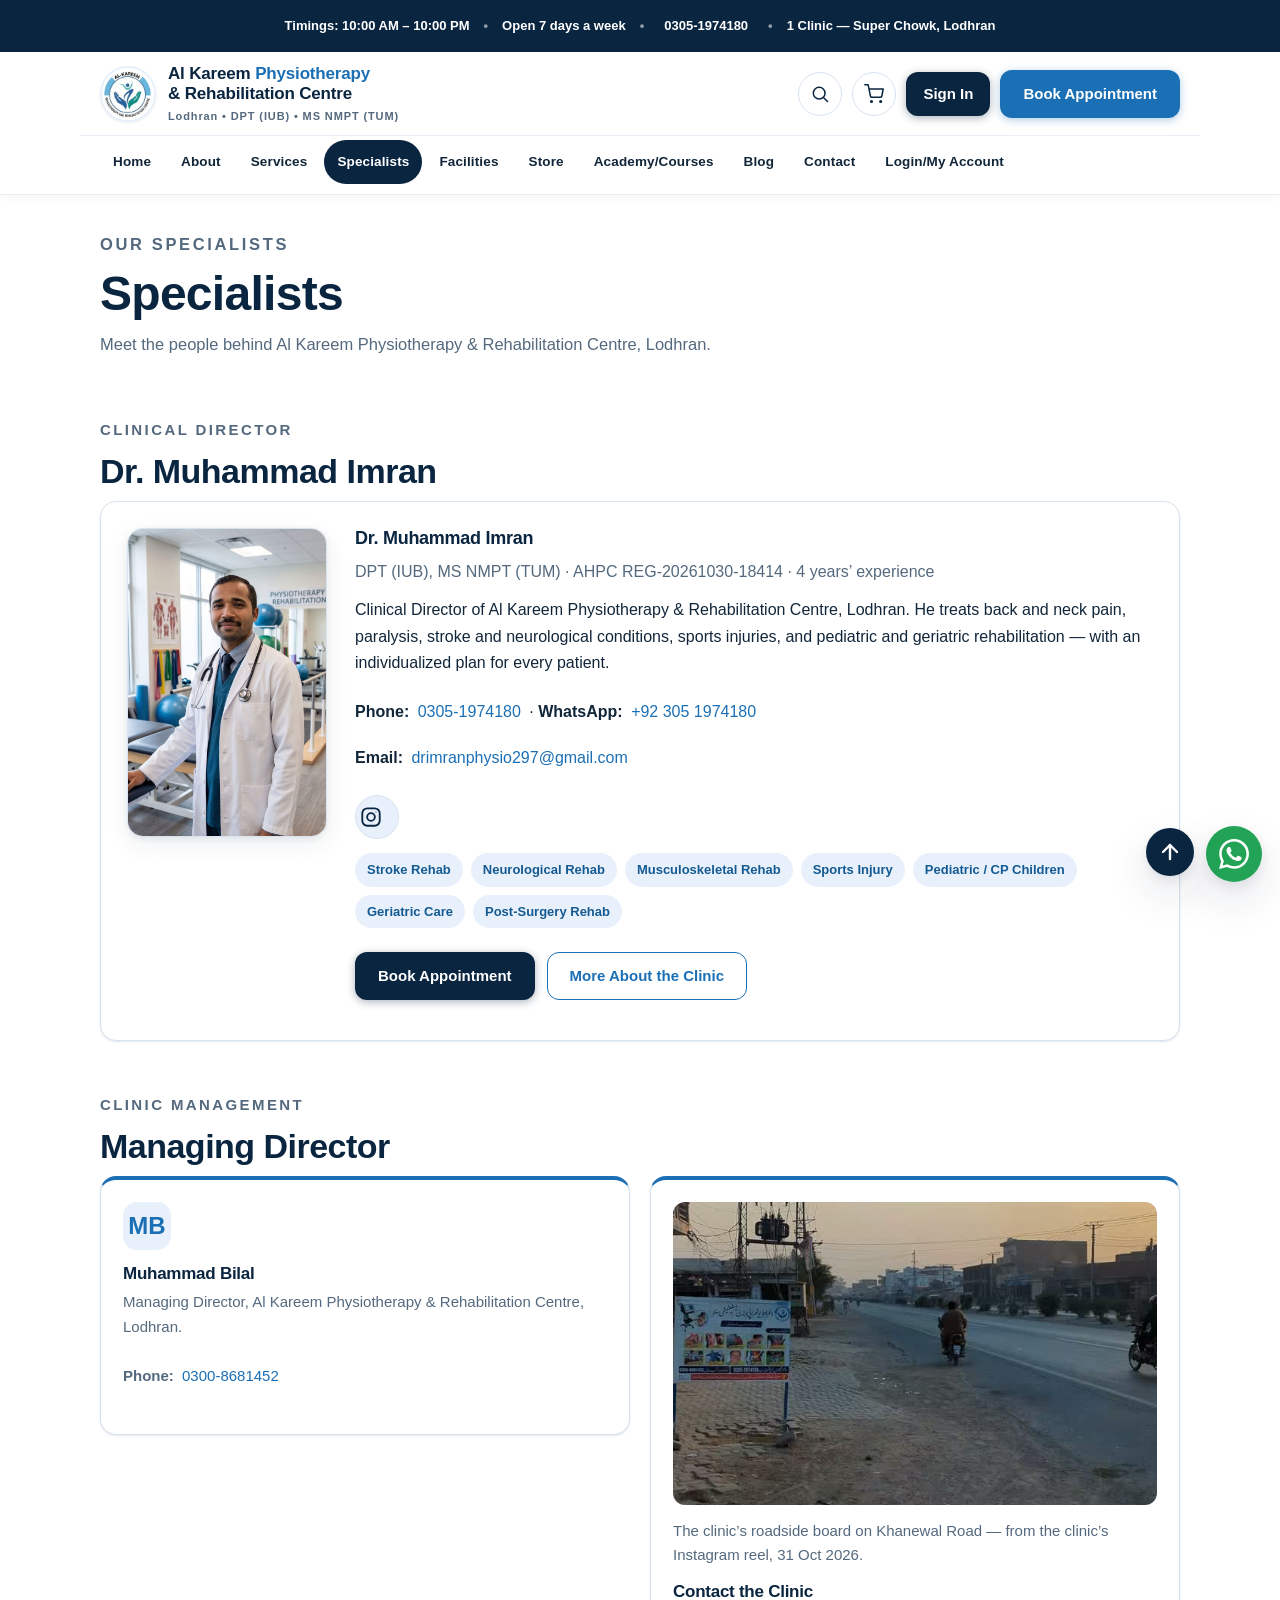
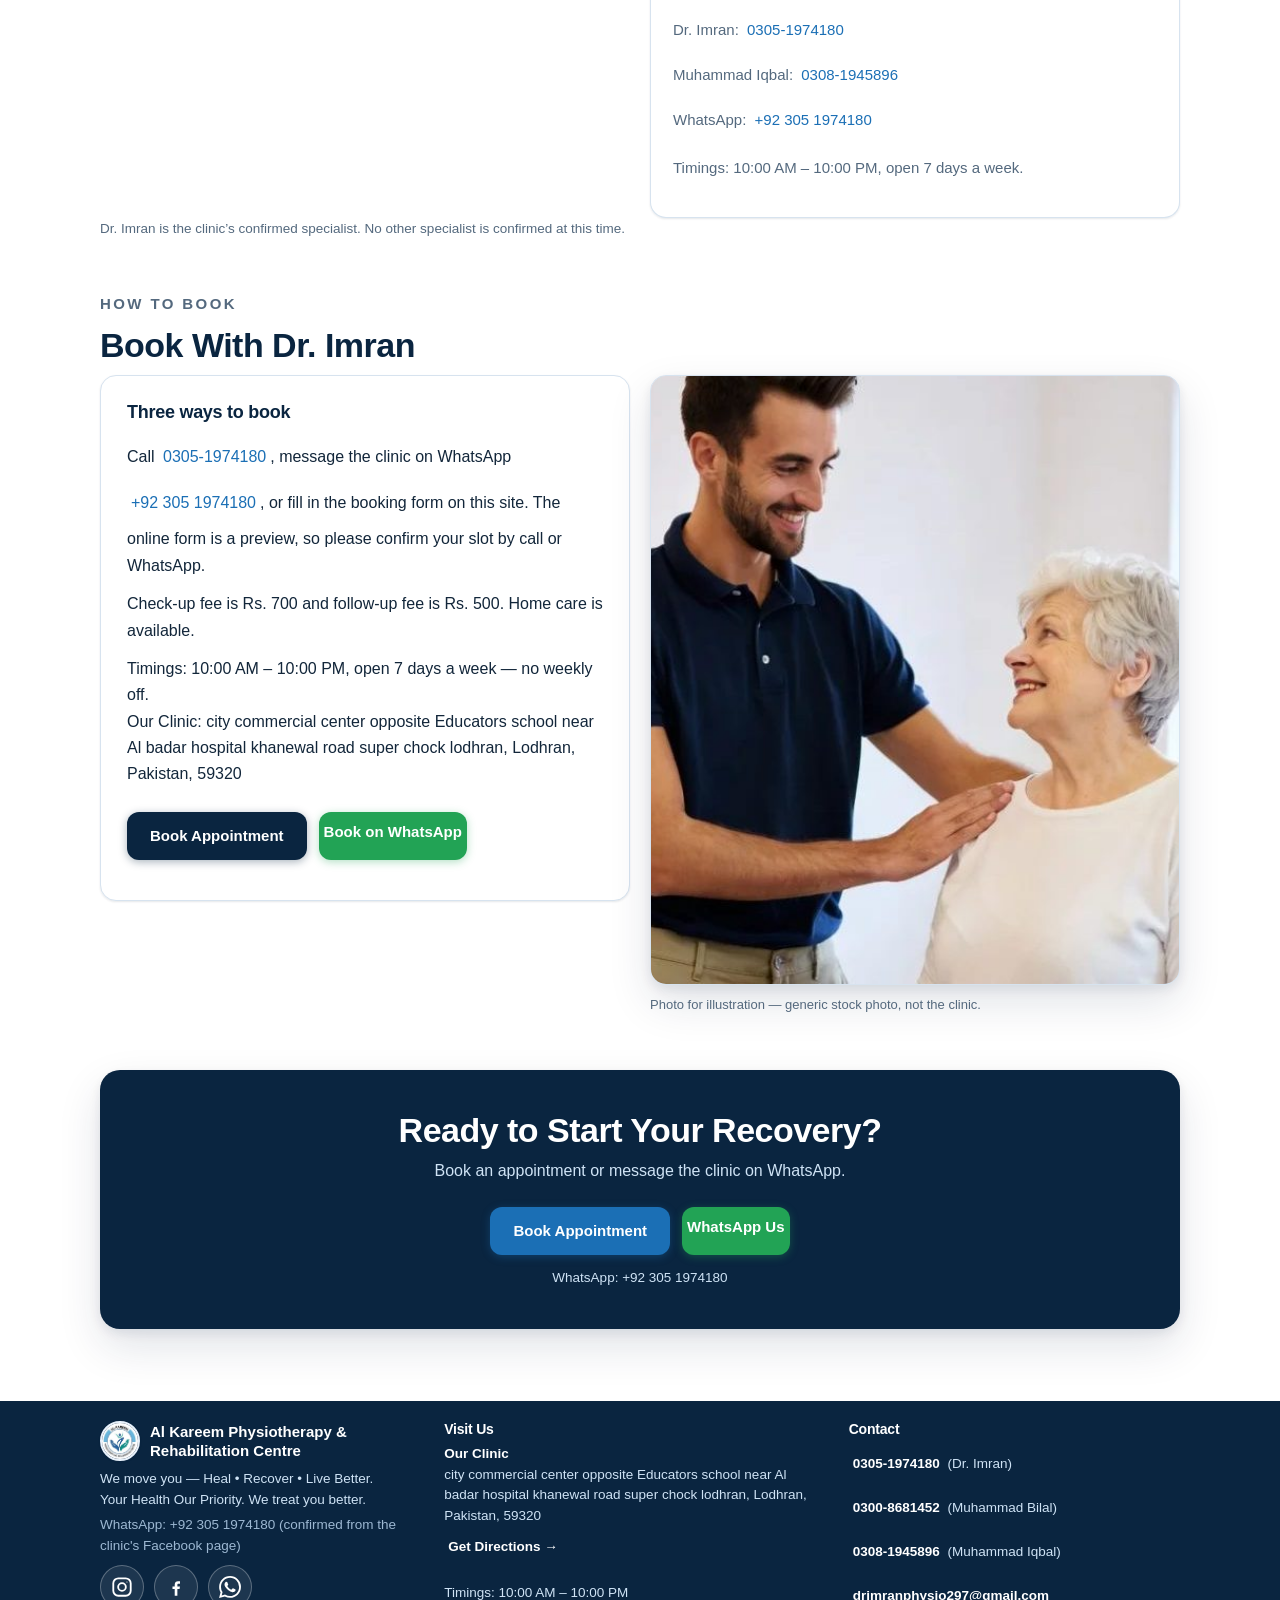
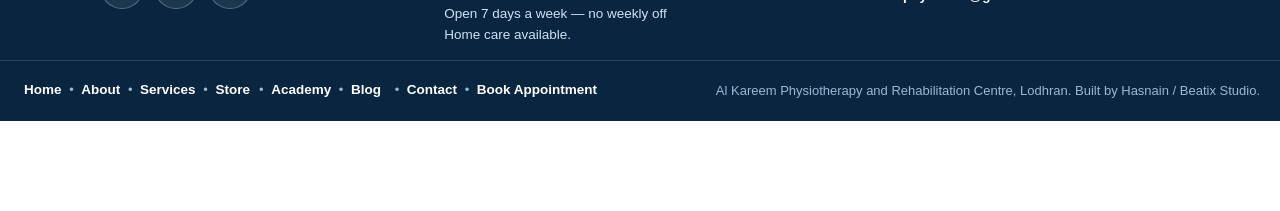
<file: specialists.html>
<!DOCTYPE html>
<html lang="en">
<head>
<meta charset="UTF-8">
<meta name="viewport" content="width=device-width, initial-scale=1.0">
<title>Specialists | Al Kareem Physiotherapy & Rehabilitation Centre, Lodhran</title>
<meta name="description" content="Dr. Muhammad Imran is the clinic's confirmed specialist — DPT (IUB), MS NMPT (TUM), AHPC REG-20261030-18414. Managing Director Muhammad Bilal.">
<link rel="stylesheet" href="style.css">
<script src="app.js" defer></script>
</head>
<body data-page="specialists">
<a class="skip-link" href="#main-content">Skip to main content</a>

<div class="topbar" id="top">
  <span>Timings: 10:00 AM – 10:00 PM</span>
  <span class="topbar-dot" aria-hidden="true">&bull;</span>
  <span>Open 7 days a week</span>
  <span class="topbar-dot" aria-hidden="true">&bull;</span>
  <a href="tel:03051974180">0305-1974180</a>
  <span class="topbar-dot" aria-hidden="true">&bull;</span>
  <span>1 Clinic — Super Chowk, Lodhran</span>
</div>

<header class="site">
  <div class="brand-row">
    <a class="brand-link" href="index.html">
      <img class="logo-img" src="logo.jpg" alt="Al Kareem Physiotherapy and Rehabilitation Centre logo" width="56" height="56">
      <span>
        <span class="name">Al Kareem <span>Physiotherapy</span> <br>&amp; Rehabilitation Centre</span>
        <span class="sub">Lodhran &bull; DPT (IUB) &bull; MS NMPT (TUM)</span>
      </span>
    </a>
    <div class="head-actions">
      <button class="icon-btn" id="search-toggle" type="button" aria-label="Search the site" aria-expanded="false">
        <svg viewBox="0 0 24 24" fill="none" stroke="currentColor" stroke-width="1.8" stroke-linecap="round" stroke-linejoin="round" aria-hidden="true"><circle cx="11" cy="11" r="7"/><path d="M21 21l-4.3-4.3"/></svg>
      </button>
      <button class="icon-btn" type="button" data-cart-open aria-label="Open cart">
        <svg viewBox="0 0 24 24" fill="none" stroke="currentColor" stroke-width="1.8" stroke-linecap="round" stroke-linejoin="round" aria-hidden="true"><circle cx="9" cy="21" r="1"/><circle cx="20" cy="21" r="1"/><path d="M1 1h4l2.68 13.39a2 2 0 0 0 2 1.61h9.72a2 2 0 0 0 2-1.61L23 6H6"/></svg>
        <span class="cart-count" hidden>0</span>
      </button>
      <span id="account-area">
        <a class="btn small navy" href="login.html">Sign In</a>
      </span>
      <a class="btn" href="book.html"><span class="book-full">Book Appointment</span><span class="book-short">Book</span></a>
      <button class="icon-btn hamburger-btn" id="hamburger-btn" type="button" aria-label="Open menu" aria-expanded="false">
        <svg viewBox="0 0 24 24" fill="none" stroke="currentColor" stroke-width="2" stroke-linecap="round" aria-hidden="true"><path d="M3 6h18"/><path d="M3 12h18"/><path d="M3 18h18"/></svg>
      </button>
    </div>
  </div>

  <nav class="main-nav" aria-label="Main navigation">
    <a href="index.html">Home</a>
    <a href="about.html">About</a>
    <a href="services.html">Services</a>
    <a href="specialists.html" class="active" aria-current="page">Specialists</a>
    <a href="facilities.html">Facilities</a>
    <a href="store.html">Store</a>
    <a href="academy.html">Academy/Courses</a>
    <a href="blog.html">Blog</a>
    <a href="contact.html">Contact</a>
    <a href="login.html">Login/My Account</a>
  </nav>

  <!-- Header search — expands a full-width row under the header -->
  <div class="search-row" id="global-search-row" hidden>
    <div class="search-row-inner">
      <div class="search-bar">
        <input type="search" id="global-search" placeholder="Search services, products, pages&hellip;" aria-label="Search the site" autocomplete="off">
        <button class="btn outline small" id="search-close" type="button">Close</button>
      </div>
      <div class="search-results" id="global-search-results" aria-live="polite"></div>
    </div>
  </div>
</header>

<!-- Shared overlay (drawer + cart) -->
<div class="overlay" id="overlay" hidden></div>

<!-- Hamburger drawer — slides in from the right -->
<aside class="drawer" id="nav-drawer" aria-label="Menu" hidden>
  <div class="drawer-head">
    <img class="logo-img" src="logo.jpg" alt="Al Kareem Physiotherapy and Rehabilitation Centre logo" width="44" height="44">
    <span class="drawer-title">Al Kareem<br>Physiotherapy</span>
    <button class="icon-btn" id="drawer-close" type="button" aria-label="Close menu">
      <svg viewBox="0 0 24 24" fill="none" stroke="currentColor" stroke-width="2" stroke-linecap="round" aria-hidden="true"><path d="M18 6L6 18"/><path d="M6 6l12 12"/></svg>
    </button>
  </div>
  <nav class="drawer-nav" aria-label="Mobile navigation">
    <a href="index.html">Home</a>
    <a href="about.html">About</a>
    <a href="services.html">Services</a>
    <a href="specialists.html" class="active" aria-current="page">Specialists</a>
    <a href="facilities.html">Facilities</a>
    <a href="store.html">Store</a>
    <a href="academy.html">Academy/Courses</a>
    <a href="blog.html">Blog</a>
    <a href="contact.html">Contact</a>
    <a href="login.html">Login/My Account</a>
  </nav>
  <div class="drawer-account" data-show-when="logged-out">
    <a class="btn navy" href="login.html">Sign In</a>
  </div>
  <div class="drawer-account" data-show-when="logged-in" hidden>
    <p>Signed in as <span data-account-name></span> (<span data-account-role></span> demo)</p>
    <a class="btn navy" href="login.html">My Account</a>
    <p><button class="link-btn" type="button" data-demo-logout>Log out</button></p>
  </div>
  <div class="drawer-book">
    <a class="btn" href="book.html">Book Appointment</a>
  </div>
  <div class="drawer-contact">
    <a href="tel:03051974180">0305-1974180</a> &bull; <a href="tel:03008681452">0300-8681452</a><br>
    Timings: 10:00 AM – 10:00 PM<br>
    Open 7 days a week<br>
    1 Clinic — Super Chowk, Lodhran
  </div>
</aside>

<!-- Cart drawer — slides in from the right -->
<aside class="cart-drawer" id="cart-drawer" aria-label="Cart" hidden>
  <div class="cart-drawer-head">
    <h2>Your Cart</h2>
    <button class="icon-btn" id="cart-close" type="button" aria-label="Close cart">
      <svg viewBox="0 0 24 24" fill="none" stroke="currentColor" stroke-width="2" stroke-linecap="round" aria-hidden="true"><path d="M18 6L6 18"/><path d="M6 6l12 12"/></svg>
    </button>
  </div>
  <div class="cart-drawer-body" id="cart-drawer-body">
    <!-- Rendered by app.js: cart lines + order summary (subtotal = Rs 850 × qty). -->
  </div>
  <div class="cart-drawer-foot" id="cart-drawer-foot" hidden>
    <button class="btn" id="place-order-demo" type="button">Place order (Demo)</button>
    <p class="cart-note">Demo — no payment step. Nothing is ordered.</p>
  </div>
</aside>
<!-- ===== HEADER BLOCK — copy ends here ===== -->
<main id="main-content">

  <section class="page-head">
    <p class="eyebrow">Our Specialists</p>
    <h1>Specialists</h1>
    <p class="lead">Meet the people behind Al Kareem Physiotherapy &amp; Rehabilitation Centre, Lodhran.</p>
  </section>

  <section>
    <div class="section-head">
      <p class="eyebrow">Clinical Director</p>
      <h2>Dr. Muhammad Imran</h2>
    </div>
    <div class="panel">
      <div class="specialist-card">
        <img src="doctor-web.jpg" alt="Dr. Muhammad Imran, physiotherapist at Al Kareem Physiotherapy and Rehabilitation Centre" width="720" height="1118">
        <div>
          <h3>Dr. Muhammad Imran</h3>
          <p class="muted">DPT (IUB), MS NMPT (TUM) &middot; AHPC REG-20261030-18414 &middot; 4 years&rsquo; experience</p>
          <p>Clinical Director of Al Kareem Physiotherapy &amp; Rehabilitation Centre, Lodhran. He treats back and neck pain, paralysis, stroke and neurological conditions, sports injuries, and pediatric and geriatric rehabilitation &mdash; with an individualized plan for every patient.</p>
          <p><strong>Phone:</strong> <a href="tel:03051974180">0305-1974180</a> &middot; <strong>WhatsApp:</strong> <a href="https://wa.me/923051974180">+92 305 1974180</a><br>
          <strong>Email:</strong> <a href="mailto:drimranphysio297@gmail.com">drimranphysio297@gmail.com</a></p>
          <p class="social-icons"><a class="social-icon" href="https://www.instagram.com/dr_imran_physio/" target="_blank" rel="noopener" aria-label="Instagram — Dr. Imran (@dr_imran_physio)"><svg viewBox="0 0 24 24" fill="none" stroke="currentColor" stroke-width="2" stroke-linecap="round" stroke-linejoin="round" aria-hidden="true"><rect x="2.5" y="2.5" width="19" height="19" rx="5.5"/><circle cx="12" cy="12" r="4.2"/><circle cx="17.4" cy="6.6" r="0.6" fill="currentColor" stroke="none"/></svg></a></p>
          <ul class="specialisations">
            <li>Stroke Rehab</li>
            <li>Neurological Rehab</li>
            <li>Musculoskeletal Rehab</li>
            <li>Sports Injury</li>
            <li>Pediatric / CP Children</li>
            <li>Geriatric Care</li>
            <li>Post-Surgery Rehab</li>
          </ul>
          <div class="hero-actions"><a class="btn navy" href="book.html">Book Appointment</a> <a class="btn outline" href="about.html">More About the Clinic</a></div>
        </div>
      </div>
    </div>
  </section>

  <section>
    <div class="section-head">
      <p class="eyebrow">Clinic management</p>
      <h2>Managing Director</h2>
    </div>
    <div class="split">
      <article class="card condition-card">
        <div class="card-icon" aria-hidden="true">MB</div>
        <h3>Muhammad Bilal</h3>
        <p>Managing Director, Al Kareem Physiotherapy &amp; Rehabilitation Centre, Lodhran.</p>
        <p><strong>Phone:</strong> <a href="tel:03008681452">0300-8681452</a></p>
      </article>
      <article class="card condition-card">
        <img class="card-media" src="clinic-street.jpg" alt="The clinic's roadside signboard on Khanewal Road, Lodhran" width="640" height="1138" loading="lazy">
        <p class="small muted">The clinic&rsquo;s roadside board on Khanewal Road &mdash; from the clinic&rsquo;s Instagram reel, 31 Oct 2026.</p>
        <h3>Contact the Clinic</h3>
        <p>Dr. Imran: <a href="tel:03051974180">0305-1974180</a><br>Muhammad Iqbal: <a href="tel:03081945896">0308-1945896</a><br>WhatsApp: <a href="https://wa.me/923051974180">+92 305 1974180</a></p>
        <p>Timings: 10:00 AM &ndash; 10:00 PM, open 7 days a week.</p>
      </article>
    </div>
    <p class="note">Dr. Imran is the clinic&rsquo;s confirmed specialist. No other specialist is confirmed at this time.</p>
  </section>

  <section>
    <div class="section-head">
      <p class="eyebrow">How to book</p>
      <h2>Book With Dr. Imran</h2>
    </div>
    <div class="split">
      <article class="panel">
        <h3>Three ways to book</h3>
        <p>Call <a href="tel:03051974180">0305-1974180</a>, message the clinic on WhatsApp <a href="https://wa.me/923051974180">+92 305 1974180</a>, or fill in the booking form on this site. The online form is a preview, so please confirm your slot by call or WhatsApp.</p>
        <p>Check-up fee is Rs. 700 and follow-up fee is Rs. 500. Home care is available.</p>
        <p>Timings: 10:00 AM &ndash; 10:00 PM, open 7 days a week &mdash; no weekly off.<br>Our Clinic: city commercial center opposite Educators school near Al badar hospital khanewal road super chock lodhran, Lodhran, Pakistan, 59320</p>
        <div class="hero-actions"><a class="btn navy" href="book.html">Book Appointment</a> <a class="btn wa-btn" href="https://wa.me/923051974180">Book on WhatsApp</a></div>
      </article>
      <figure class="hero-media">
        <img src="images/physio-care.jpg" alt="A physiotherapist in consultation with a patient" width="768" height="768">
        <figcaption>Photo for illustration &mdash; generic stock photo, not the clinic.</figcaption>
      </figure>
    </div>
  </section>

  <section class="cta-band">
    <h2>Ready to Start Your Recovery?</h2>
    <p>Book an appointment or message the clinic on WhatsApp.</p>
    <div class="cta-actions">
      <a class="btn" href="book.html">Book Appointment</a>
      <a class="btn wa-btn" href="https://wa.me/923051974180">WhatsApp Us</a>
    </div>
    <p class="cta-note">WhatsApp: +92 305 1974180</p>
  </section>

</main>

<a class="wa-float" href="https://wa.me/923051974180" target="_blank" rel="noopener" aria-label="Chat on WhatsApp">
  <svg viewBox="0 0 24 24" fill="currentColor" aria-hidden="true"><path d="M17.472 14.382c-.297-.149-1.758-.867-2.03-.967-.273-.099-.471-.148-.67.15-.197.297-.767.966-.94 1.164-.173.199-.347.223-.644.075-.297-.15-1.255-.463-2.39-1.475-.883-.788-1.48-1.761-1.653-2.059-.173-.297-.018-.458.13-.606.134-.133.298-.347.446-.52.149-.174.198-.298.298-.497.099-.198.05-.371-.025-.52-.075-.149-.669-1.612-.916-2.207-.242-.579-.487-.5-.669-.51-.173-.008-.371-.01-.57-.01-.198 0-.52.074-.792.372-.272.297-1.04 1.016-1.04 2.479 0 1.462 1.065 2.875 1.213 3.074.149.198 2.096 3.2 5.077 4.487.709.306 1.262.489 1.694.625.712.227 1.36.195 1.871.118.571-.085 1.758-.719 2.006-1.413.248-.694.248-1.289.173-1.413-.074-.124-.272-.198-.57-.347m-5.421 7.403h-.004a9.87 9.87 0 0 1-5.031-1.378l-.361-.214-3.741.982.998-3.648-.235-.374a9.86 9.86 0 0 1-1.51-5.26c.001-5.45 4.436-9.884 9.888-9.884 2.64 0 5.122 1.03 6.988 2.898a9.825 9.825 0 0 1 2.893 6.994c-.003 5.45-4.437 9.884-9.885 9.884m8.413-18.297A11.815 11.815 0 0 0 12.05 0C5.495 0 .16 5.335.157 11.892c0 2.096.547 4.142 1.588 5.945L.057 24l6.305-1.654a11.882 11.882 0 0 0 5.683 1.448h.005c6.554 0 11.89-5.335 11.893-11.893a11.821 11.821 0 0 0-3.48-8.413Z"/></svg>
</a>

<div class="sticky-bar">
  <a class="btn" href="book.html">Book Appointment</a>
  <a class="btn outline" href="tel:03051974180">Call Clinic</a>
</div>

<footer>
  <div class="foot-inner">
    <div class="foot-col">
      <div class="foot-brand">
        <img class="logo-img" src="logo.jpg" alt="Al Kareem Physiotherapy and Rehabilitation Centre logo" width="56" height="56">
        <span class="foot-name">Al Kareem Physiotherapy &amp; Rehabilitation Centre</span>
      </div>
      <p class="foot-tag">We move you &mdash; Heal &bull; Recover &bull; Live Better.<br>Your Health Our Priority. We treat you better.</p>
      <p class="foot-note">WhatsApp: +92 305 1974180 (confirmed from the clinic's Facebook page)</p>
      <ul class="social-icons" aria-label="Follow us">
        <li><a class="social-icon" href="https://www.instagram.com/al_kareem.physio_rehab/" target="_blank" rel="noopener" aria-label="Instagram"><svg viewBox="0 0 24 24" fill="none" stroke="currentColor" stroke-width="2" stroke-linecap="round" stroke-linejoin="round" aria-hidden="true"><rect x="2.5" y="2.5" width="19" height="19" rx="5.5"/><circle cx="12" cy="12" r="4.2"/><circle cx="17.4" cy="6.6" r="0.6" fill="currentColor" stroke="none"/></svg></a></li>
        <li><a class="social-icon" href="https://facebook.com/people/Al-Kareem-Medical-Physio-Store/100086538205155/" target="_blank" rel="noopener" aria-label="Facebook"><svg viewBox="0 0 24 24" fill="currentColor" aria-hidden="true"><path d="M13.5 21.5v-7.2h2.42l.36-2.8H13.5V9.7c0-.81.23-1.36 1.38-1.36h1.48V5.83c-.26-.03-1.14-.11-2.16-.11-2.14 0-3.6 1.3-3.6 3.7v2.08H8.18v2.8h2.42v7.2h2.9z"/></svg></a></li>
        <li><a class="social-icon" href="https://wa.me/923051974180" target="_blank" rel="noopener" aria-label="WhatsApp"><svg viewBox="0 0 24 24" fill="currentColor" aria-hidden="true"><path d="M17.472 14.382c-.297-.149-1.758-.867-2.03-.967-.273-.099-.471-.148-.67.15-.197.297-.767.966-.94 1.164-.173.199-.347.223-.644.075-.297-.15-1.255-.463-2.39-1.475-.883-.788-1.48-1.761-1.653-2.059-.173-.297-.018-.458.13-.606.134-.133.298-.347.446-.52.149-.174.198-.298.298-.497.099-.198.05-.371-.025-.52-.075-.149-.669-1.612-.916-2.207-.242-.579-.487-.5-.669-.51-.173-.008-.371-.01-.57-.01-.198 0-.52.074-.792.372-.272.297-1.04 1.016-1.04 2.479 0 1.462 1.065 2.875 1.213 3.074.149.198 2.096 3.2 5.077 4.487.709.306 1.262.489 1.694.625.712.227 1.36.195 1.871.118.571-.085 1.758-.719 2.006-1.413.248-.694.248-1.289.173-1.413-.074-.124-.272-.198-.57-.347m-5.421 7.403h-.004a9.87 9.87 0 01-5.031-1.378l-.361-.214-3.741.982.998-3.648-.235-.374a9.86 9.86 0 01-1.51-5.26c.001-5.45 4.436-9.884 9.888-9.884 2.64 0 5.122 1.03 6.988 2.898a9.825 9.825 0 012.893 6.994c-.003 5.45-4.437 9.884-9.885 9.884m8.413-18.297A11.815 11.815 0 0012.05 0C5.495 0 .16 5.335.157 11.892c0 2.096.547 4.142 1.588 5.945L.057 24l6.305-1.654a11.882 11.882 0 005.683 1.448h.005c6.554 0 11.89-5.335 11.893-11.893a11.821 11.821 0 00-3.48-8.413Z"/></svg></a></li>
      </ul>
    </div>
    <div class="foot-col">
      <h3>Visit Us</h3>
      <p><strong>Our Clinic</strong><br>city commercial center opposite Educators school near Al badar hospital khanewal road super chock lodhran, Lodhran, Pakistan, 59320<br><a href="https://www.google.com/maps/dir/29.5260109,71.6148191/Al-Kareem+Physiotherapy+and+Rehabilitation,+City+Commercial+Center,+Super+Chowk,+near+Al-Badr+Orthopedic+Hospital,+Lodhr%C4%81n,+59320,+Pakistan/@29.3739324,71.7503853,15952m/data=!3m2!1e3!4b1!4m10!4m9!1m1!4e1!1m5!1m1!1s0x393b9f002cf3f8af:0xa4c2ab6760b48bb6!2m2!1d71.6392052!2d29.519655!3e9?entry=ttu&amp;g_ep=EgoyMDI2MTExOC4xIKXMDSoASAFQAw%3D%3D" target="_blank" rel="noopener">Get Directions &rarr;</a></p>
      <p class="foot-hours">Timings: 10:00 AM &ndash; 10:00 PM<br>Open 7 days a week &mdash; no weekly off<br>Home care available.</p>
    </div>
    <div class="foot-col">
      <h3>Contact</h3>
      <p class="foot-phones"><span><a href="tel:03051974180">0305-1974180</a> (Dr. Imran)</span><span><a href="tel:03008681452">0300-8681452</a> (Muhammad Bilal)</span><span><a href="tel:03081945896">0308-1945896</a> (Muhammad Iqbal)</span></p>
      <p class="foot-mail"><a href="mailto:drimranphysio297@gmail.com">drimranphysio297@gmail.com</a></p>
    </div>
  </div>
  <div class="bottom">
    <nav class="foot-nav" aria-label="Footer">
      <a href="index.html">Home</a> &bull; <a href="about.html">About</a> &bull; <a href="services.html">Services</a> &bull; <a href="store.html">Store</a> &bull; <a href="academy.html">Academy</a> &bull; <a href="blog.html">Blog</a> &bull; <a href="contact.html">Contact</a> &bull; <a href="book.html">Book Appointment</a>
    </nav>
    <p class="foot-credit">Al Kareem Physiotherapy and Rehabilitation Centre, Lodhran. Built by Hasnain / Beatix Studio.</p>
  </div>
</footer>


<a class="back-to-top" href="#top" aria-label="Back to top"><svg viewBox="0 0 24 24" fill="none" stroke="currentColor" stroke-width="2.4" stroke-linecap="round" stroke-linejoin="round" aria-hidden="true"><path d="M12 19V5"/><path d="M5 12l7-7 7 7"/></svg></a>
</body>
</html>
</file>
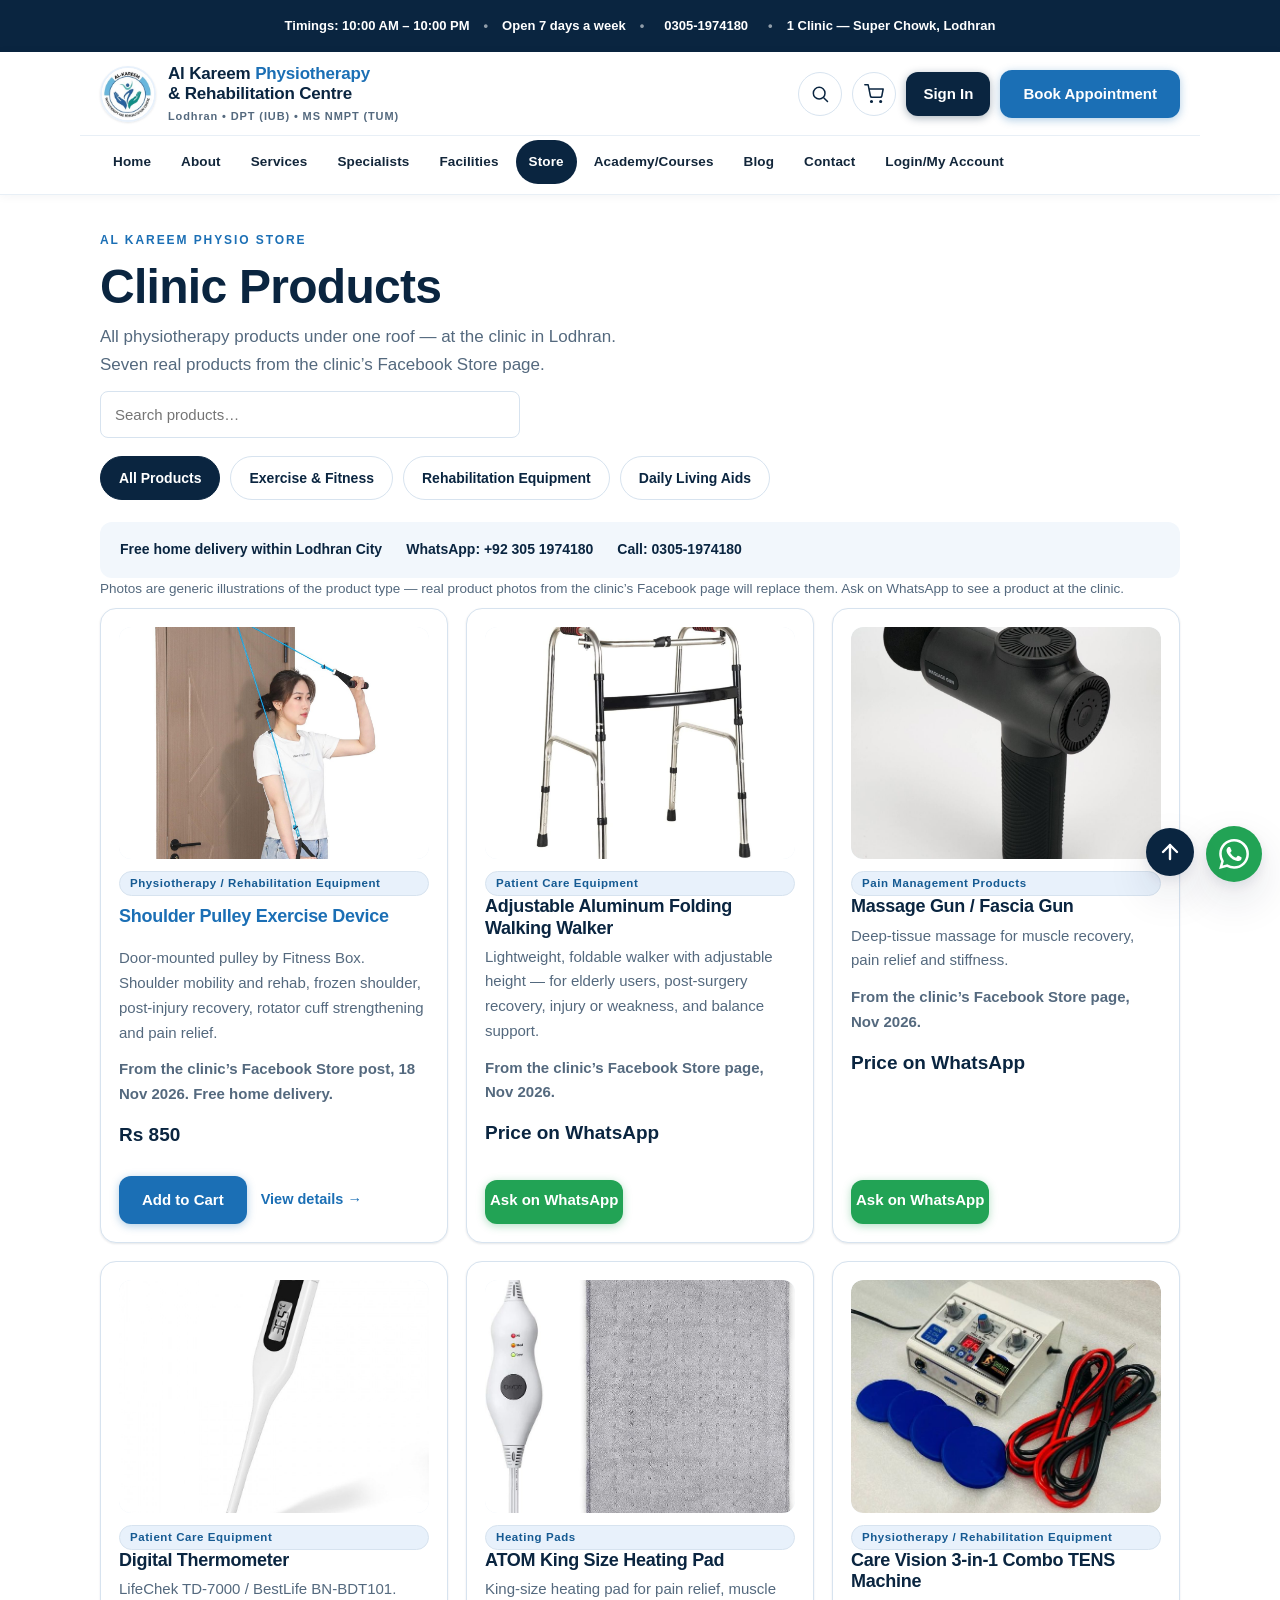
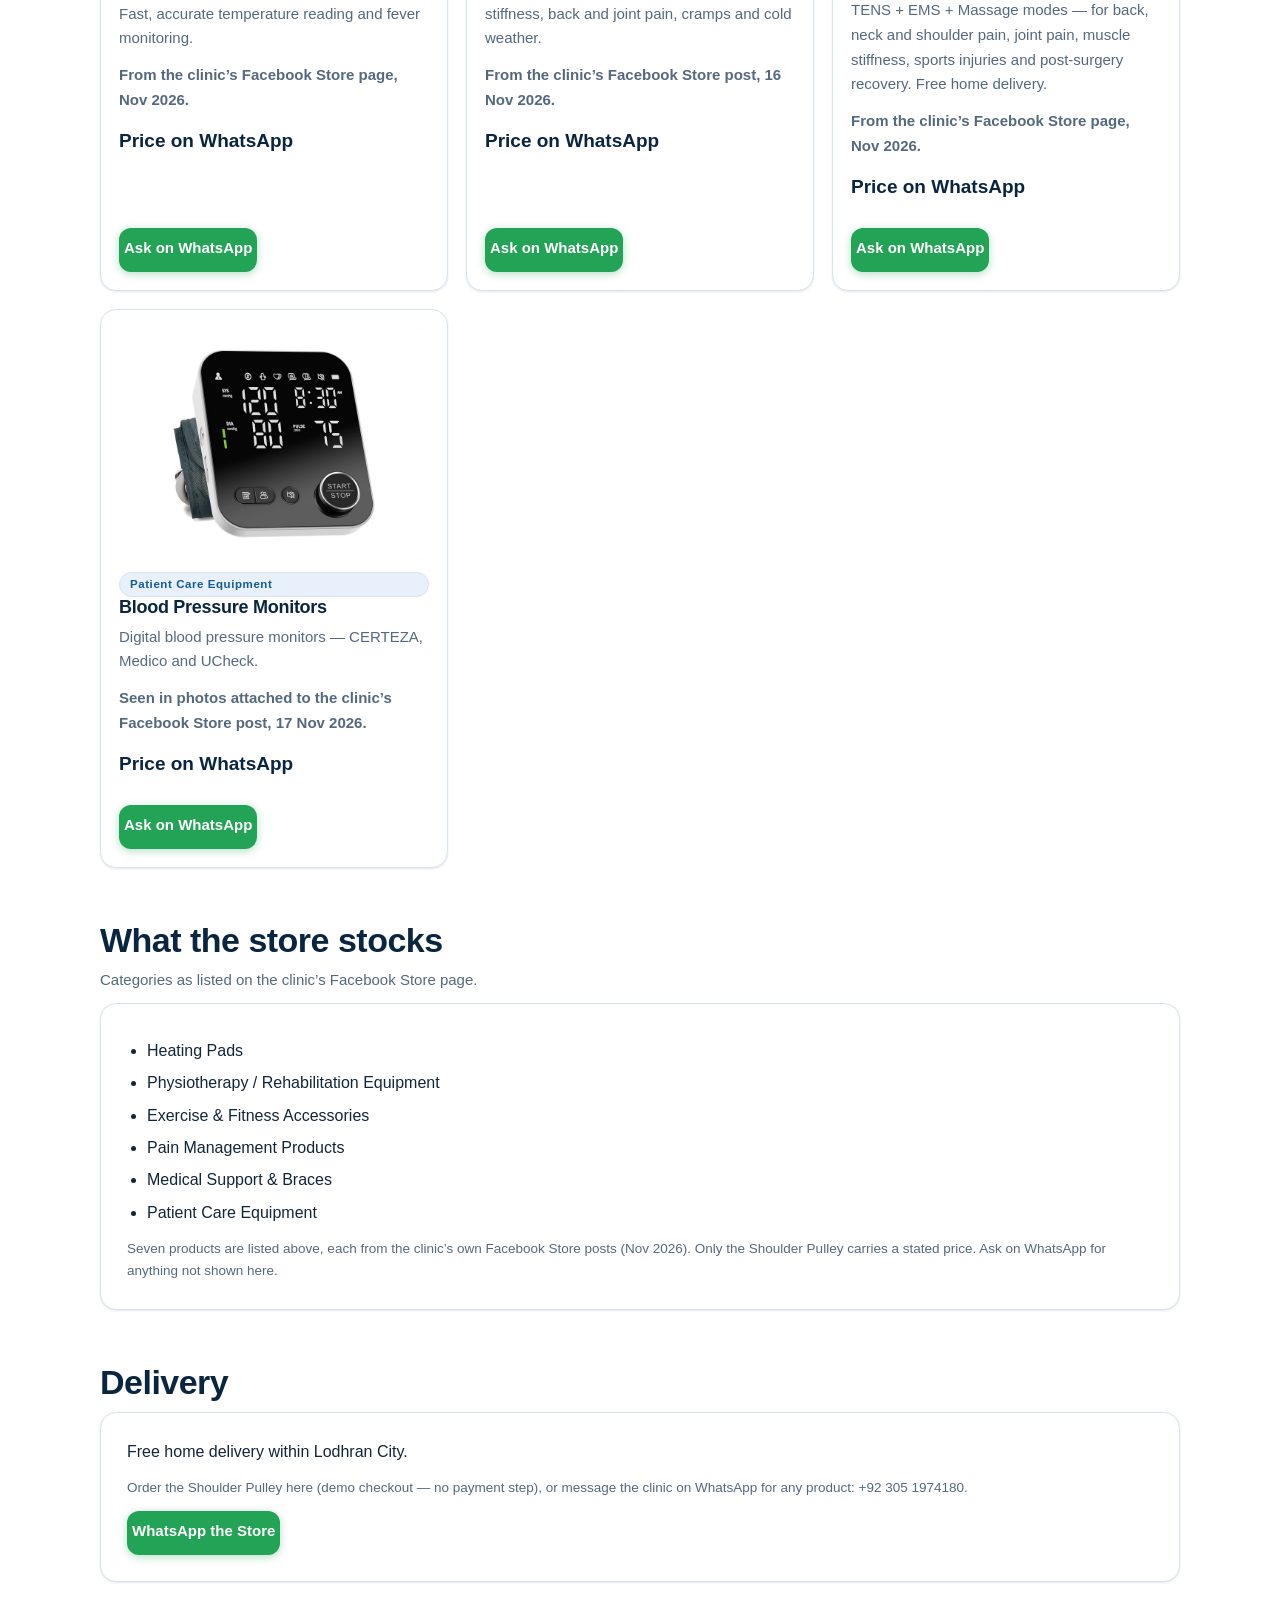
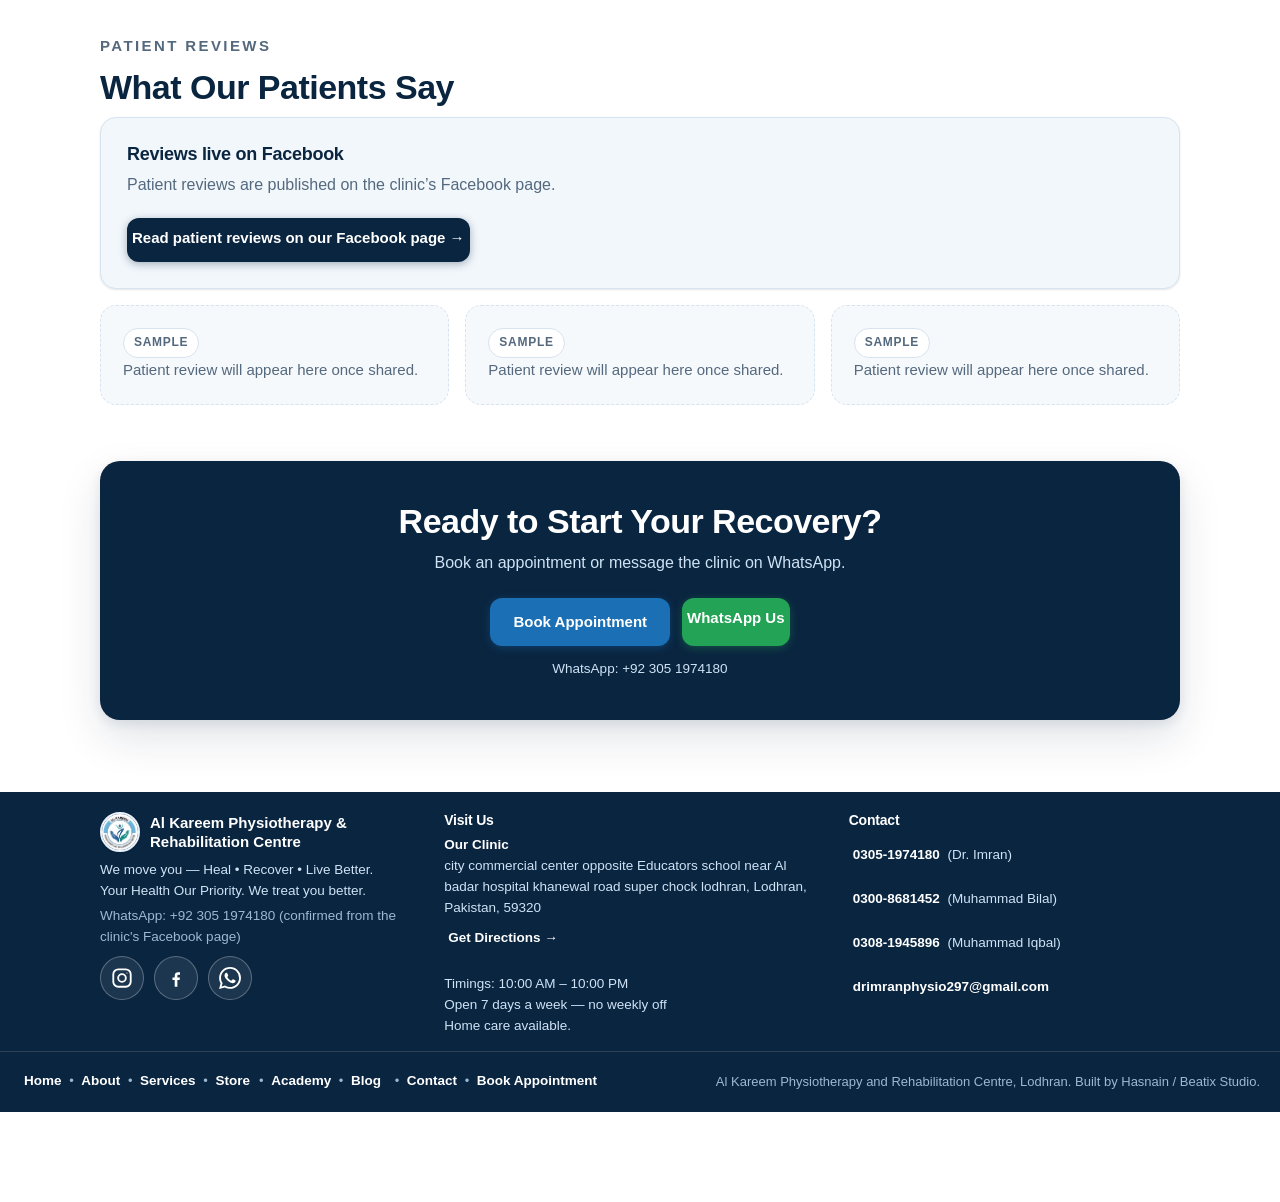
<file: store.html>
<!DOCTYPE html>
<html lang="en">
<head>
<meta charset="UTF-8">
<meta name="viewport" content="width=device-width, initial-scale=1.0">
<title>Store &mdash; Al Kareem Physiotherapy &amp; Rehabilitation Centre, Lodhran</title>
<meta name="description" content="Clinic products from Al Kareem Physiotherapy and Rehabilitation Centre, Lodhran. Shoulder Pulley Rs 850; free home delivery within Lodhran City.">
<link rel="stylesheet" href="style.css">
<script src="app.js" defer></script>
</head>
<body data-page="store">
<a class="skip-link" href="#main-content">Skip to main content</a>

<div class="topbar" id="top">
  <span>Timings: 10:00 AM – 10:00 PM</span>
  <span class="topbar-dot" aria-hidden="true">&bull;</span>
  <span>Open 7 days a week</span>
  <span class="topbar-dot" aria-hidden="true">&bull;</span>
  <a href="tel:03051974180">0305-1974180</a>
  <span class="topbar-dot" aria-hidden="true">&bull;</span>
  <span>1 Clinic — Super Chowk, Lodhran</span>
</div>

<header class="site">
  <div class="brand-row">
    <a class="brand-link" href="index.html">
      <img class="logo-img" src="logo.jpg" alt="Al Kareem Physiotherapy and Rehabilitation Centre logo" width="56" height="56">
      <span>
        <span class="name">Al Kareem <span>Physiotherapy</span> <br>&amp; Rehabilitation Centre</span>
        <span class="sub">Lodhran &bull; DPT (IUB) &bull; MS NMPT (TUM)</span>
      </span>
    </a>
    <div class="head-actions">
      <button class="icon-btn" id="search-toggle" type="button" aria-label="Search the site" aria-expanded="false">
        <svg viewBox="0 0 24 24" fill="none" stroke="currentColor" stroke-width="1.8" stroke-linecap="round" stroke-linejoin="round" aria-hidden="true"><circle cx="11" cy="11" r="7"/><path d="M21 21l-4.3-4.3"/></svg>
      </button>
      <button class="icon-btn" type="button" data-cart-open aria-label="Open cart">
        <svg viewBox="0 0 24 24" fill="none" stroke="currentColor" stroke-width="1.8" stroke-linecap="round" stroke-linejoin="round" aria-hidden="true"><circle cx="9" cy="21" r="1"/><circle cx="20" cy="21" r="1"/><path d="M1 1h4l2.68 13.39a2 2 0 0 0 2 1.61h9.72a2 2 0 0 0 2-1.61L23 6H6"/></svg>
        <span class="cart-count" hidden>0</span>
      </button>
      <span id="account-area">
        <a class="btn small navy" href="login.html">Sign In</a>
      </span>
      <a class="btn" href="book.html"><span class="book-full">Book Appointment</span><span class="book-short">Book</span></a>
      <button class="icon-btn hamburger-btn" id="hamburger-btn" type="button" aria-label="Open menu" aria-expanded="false">
        <svg viewBox="0 0 24 24" fill="none" stroke="currentColor" stroke-width="2" stroke-linecap="round" aria-hidden="true"><path d="M3 6h18"/><path d="M3 12h18"/><path d="M3 18h18"/></svg>
      </button>
    </div>
  </div>

  <nav class="main-nav" aria-label="Main navigation">
    <a href="index.html">Home</a>
    <a href="about.html">About</a>
    <a href="services.html">Services</a>
    <a href="specialists.html">Specialists</a>
    <a href="facilities.html">Facilities</a>
    <a href="store.html" class="active" aria-current="page">Store</a>
    <a href="academy.html">Academy/Courses</a>
    <a href="blog.html">Blog</a>
    <a href="contact.html">Contact</a>
    <a href="login.html">Login/My Account</a>
  </nav>

  <!-- Header search — expands a full-width row under the header -->
  <div class="search-row" id="global-search-row" hidden>
    <div class="search-row-inner">
      <div class="search-bar">
        <input type="search" id="global-search" placeholder="Search services, products, pages&hellip;" aria-label="Search the site" autocomplete="off">
        <button class="btn outline small" id="search-close" type="button">Close</button>
      </div>
      <div class="search-results" id="global-search-results" aria-live="polite"></div>
    </div>
  </div>
</header>

<!-- Shared overlay (drawer + cart) -->
<div class="overlay" id="overlay" hidden></div>

<!-- Hamburger drawer — slides in from the right -->
<aside class="drawer" id="nav-drawer" aria-label="Menu" hidden>
  <div class="drawer-head">
    <img class="logo-img" src="logo.jpg" alt="Al Kareem Physiotherapy and Rehabilitation Centre logo" width="44" height="44">
    <span class="drawer-title">Al Kareem<br>Physiotherapy</span>
    <button class="icon-btn" id="drawer-close" type="button" aria-label="Close menu">
      <svg viewBox="0 0 24 24" fill="none" stroke="currentColor" stroke-width="2" stroke-linecap="round" aria-hidden="true"><path d="M18 6L6 18"/><path d="M6 6l12 12"/></svg>
    </button>
  </div>
  <nav class="drawer-nav" aria-label="Mobile navigation">
    <a href="index.html">Home</a>
    <a href="about.html">About</a>
    <a href="services.html">Services</a>
    <a href="specialists.html">Specialists</a>
    <a href="facilities.html">Facilities</a>
    <a href="store.html" class="active" aria-current="page">Store</a>
    <a href="academy.html">Academy/Courses</a>
    <a href="blog.html">Blog</a>
    <a href="contact.html">Contact</a>
    <a href="login.html">Login/My Account</a>
  </nav>
  <div class="drawer-account" data-show-when="logged-out">
    <a class="btn navy" href="login.html">Sign In</a>
  </div>
  <div class="drawer-account" data-show-when="logged-in" hidden>
    <p style="font-size:14px;color:var(--navy);font-weight:700;">Signed in as <span data-account-name></span> (<span data-account-role></span> demo)</p>
    <a class="btn navy" href="login.html">My Account</a>
    <p style="margin-top:10px;"><button class="link-btn" type="button" data-demo-logout>Log out</button></p>
  </div>
  <div class="drawer-book">
    <a class="btn" href="book.html">Book Appointment</a>
  </div>
  <div class="drawer-contact">
    <a href="tel:03051974180">0305-1974180</a> &bull; <a href="tel:03008681452">0300-8681452</a><br>
    Timings: 10:00 AM – 10:00 PM<br>
    Open 7 days a week<br>
    1 Clinic — Super Chowk, Lodhran
  </div>
</aside>

<!-- Cart drawer — slides in from the right -->
<aside class="cart-drawer" id="cart-drawer" aria-label="Cart" hidden>
  <div class="cart-drawer-head">
    <h2>Your Cart</h2>
    <button class="icon-btn" id="cart-close" type="button" aria-label="Close cart">
      <svg viewBox="0 0 24 24" fill="none" stroke="currentColor" stroke-width="2" stroke-linecap="round" aria-hidden="true"><path d="M18 6L6 18"/><path d="M6 6l12 12"/></svg>
    </button>
  </div>
  <div class="cart-drawer-body" id="cart-drawer-body">
    <!-- Rendered by app.js: cart lines + order summary (subtotal = Rs 850 × qty). -->
  </div>
  <div class="cart-drawer-foot" id="cart-drawer-foot" hidden>
    <button class="btn" id="place-order-demo" type="button">Place order (Demo)</button>
    <p class="cart-note">Demo — no payment step. Nothing is ordered.</p>
  </div>
</aside>
<!-- ===== HEADER BLOCK — copy ends here ===== -->

<main id="main-content">

  <section class="store-hero">
    <p class="eyebrow">Al Kareem Physio Store</p>
    <h1>Clinic Products</h1>
    <p class="lead">All physiotherapy products under one roof &mdash; at the clinic in Lodhran. Seven real products from the clinic&rsquo;s Facebook Store page.</p>
    <div class="search-bar" role="search">
      <label class="visually-hidden" for="product-search">Search products</label>
      <input type="search" id="product-search" class="search-input" placeholder="Search products&hellip;" aria-label="Search products" autocomplete="off">
    </div>
    <div class="cat-chips" role="group" aria-label="Product categories">
      <button class="active" type="button" data-category="all" aria-pressed="true">All Products</button>
      <button type="button" data-category="exercise-fitness">Exercise &amp; Fitness</button>
      <button type="button" data-category="rehabilitation-equipment">Rehabilitation Equipment</button>
      <button type="button" data-category="daily-living-aids">Daily Living Aids</button>
    </div>
    <div class="help-strip">
      <span>Free home delivery within Lodhran City</span>
      <span>WhatsApp: +92 305 1974180</span>
      <span>Call: 0305-1974180</span>
    </div>
    <p class="note">Photos are generic illustrations of the product type &mdash; real product photos from the clinic&rsquo;s Facebook page will replace them. Ask on WhatsApp to see a product at the clinic.</p>
  </section>

  <section aria-label="Products">
    <div class="product-grid" id="product-grid">

      <article class="card product-card" data-name="Shoulder Pulley Exercise Device" data-cat="rehabilitation-equipment">
        <div class="product-media"><img src="images/product-shoulder-pulley.jpg" alt="Photo for illustration &mdash; Shoulder Pulley Exercise Device" width="1200" height="1200" loading="lazy"></div>
        <span class="tag">Physiotherapy / Rehabilitation Equipment</span>
        <h3><a href="product-shoulder-pulley.html">Shoulder Pulley Exercise Device</a></h3>
        <p>Door-mounted pulley by Fitness Box. Shoulder mobility and rehab, frozen shoulder, post-injury recovery, rotator cuff strengthening and pain relief.</p>
        <p class="price-note">From the clinic&rsquo;s Facebook Store post, 18 Nov 2026. Free home delivery.</p>
        <p class="price">Rs 850</p>
        <div class="card-actions"><button class="btn add-to-cart" type="button" data-add-to-cart="shoulder-pulley">Add to Cart</button> <a class="link-btn" href="product-shoulder-pulley.html">View details &rarr;</a></div>
      </article>
      <article class="card product-card" data-name="Adjustable Aluminum Folding Walking Walker" data-cat="daily-living-aids">
        <div class="product-media"><img src="images/product-walker.jpg" alt="Photo for illustration &mdash; Adjustable Aluminum Folding Walking Walker" width="1200" height="1238" loading="lazy"></div>
        <span class="tag">Patient Care Equipment</span>
        <h3>Adjustable Aluminum Folding Walking Walker</h3>
        <p>Lightweight, foldable walker with adjustable height &mdash; for elderly users, post-surgery recovery, injury or weakness, and balance support.</p>
        <p class="price-note">From the clinic&rsquo;s Facebook Store page, Nov 2026.</p>
        <p class="price">Price on WhatsApp</p>
        <div class="card-actions"><a class="btn wa-btn" href="https://wa.me/923051974180">Ask on WhatsApp</a></div>
      </article>
      <article class="card product-card" data-name="Massage Gun / Fascia Gun" data-cat="exercise-fitness">
        <div class="product-media"><img src="images/product-massage-gun.jpg" alt="Photo for illustration &mdash; Massage Gun / Fascia Gun" width="1024" height="1024" loading="lazy"></div>
        <span class="tag">Pain Management Products</span>
        <h3>Massage Gun / Fascia Gun</h3>
        <p>Deep-tissue massage for muscle recovery, pain relief and stiffness.</p>
        <p class="price-note">From the clinic&rsquo;s Facebook Store page, Nov 2026.</p>
        <p class="price">Price on WhatsApp</p>
        <div class="card-actions"><a class="btn wa-btn" href="https://wa.me/923051974180">Ask on WhatsApp</a></div>
      </article>
      <article class="card product-card" data-name="Digital Thermometer" data-cat="daily-living-aids">
        <div class="product-media"><img src="images/product-thermometer.jpg" alt="Photo for illustration &mdash; Digital Thermometer" width="900" height="900" loading="lazy"></div>
        <span class="tag">Patient Care Equipment</span>
        <h3>Digital Thermometer</h3>
        <p>LifeChek TD-7000 / BestLife BN-BDT101. Fast, accurate temperature reading and fever monitoring.</p>
        <p class="price-note">From the clinic&rsquo;s Facebook Store page, Nov 2026.</p>
        <p class="price">Price on WhatsApp</p>
        <div class="card-actions"><a class="btn wa-btn" href="https://wa.me/923051974180">Ask on WhatsApp</a></div>
      </article>
      <article class="card product-card" data-name="ATOM King Size Heating Pad" data-cat="rehabilitation-equipment">
        <div class="product-media"><img src="images/product-heating-pad.jpg" alt="Photo for illustration &mdash; ATOM King Size Heating Pad" width="800" height="971" loading="lazy"></div>
        <span class="tag">Heating Pads</span>
        <h3>ATOM King Size Heating Pad</h3>
        <p>King-size heating pad for pain relief, muscle stiffness, back and joint pain, cramps and cold weather.</p>
        <p class="price-note">From the clinic&rsquo;s Facebook Store post, 16 Nov 2026.</p>
        <p class="price">Price on WhatsApp</p>
        <div class="card-actions"><a class="btn wa-btn" href="https://wa.me/923051974180">Ask on WhatsApp</a></div>
      </article>
      <article class="card product-card" data-name="Care Vision 3-in-1 Combo TENS Machine" data-cat="rehabilitation-equipment">
        <div class="product-media"><img src="images/product-tens.jpg" alt="Photo for illustration &mdash; Care Vision 3-in-1 Combo TENS Machine" width="640" height="481" loading="lazy"></div>
        <span class="tag">Physiotherapy / Rehabilitation Equipment</span>
        <h3>Care Vision 3-in-1 Combo TENS Machine</h3>
        <p>TENS + EMS + Massage modes &mdash; for back, neck and shoulder pain, joint pain, muscle stiffness, sports injuries and post-surgery recovery. Free home delivery.</p>
        <p class="price-note">From the clinic&rsquo;s Facebook Store page, Nov 2026.</p>
        <p class="price">Price on WhatsApp</p>
        <div class="card-actions"><a class="btn wa-btn" href="https://wa.me/923051974180">Ask on WhatsApp</a></div>
      </article>
      <article class="card product-card" data-name="Blood Pressure Monitors" data-cat="daily-living-aids">
        <div class="product-media"><img src="images/product-bp-monitor.jpg" alt="Photo for illustration &mdash; Blood Pressure Monitors" width="1200" height="628" loading="lazy"></div>
        <span class="tag">Patient Care Equipment</span>
        <h3>Blood Pressure Monitors</h3>
        <p>Digital blood pressure monitors &mdash; CERTEZA, Medico and UCheck.</p>
        <p class="price-note">Seen in photos attached to the clinic&rsquo;s Facebook Store post, 17 Nov 2026.</p>
        <p class="price">Price on WhatsApp</p>
        <div class="card-actions"><a class="btn wa-btn" href="https://wa.me/923051974180">Ask on WhatsApp</a></div>
      </article>
    </div>
    <div class="empty-state" id="product-no-results" hidden>No products match that search or category. Try a different word, or ask on WhatsApp.</div>
  </section>

  <section aria-labelledby="equipment-heading">
    <div class="section-head">
      <h2 id="equipment-heading">What the store stocks</h2>
      <p>Categories as listed on the clinic&rsquo;s Facebook Store page.</p>
    </div>
    <div class="panel">
      <ul class="equipment-list">
        <li>Heating Pads</li>
        <li>Physiotherapy / Rehabilitation Equipment</li>
        <li>Exercise &amp; Fitness Accessories</li>
        <li>Pain Management Products</li>
        <li>Medical Support &amp; Braces</li>
        <li>Patient Care Equipment</li>
      </ul>
      <p class="note">Seven products are listed above, each from the clinic&rsquo;s own Facebook Store posts (Nov 2026). Only the Shoulder Pulley carries a stated price. Ask on WhatsApp for anything not shown here.</p>
    </div>
  </section>

  <section aria-labelledby="delivery-heading">
    <div class="section-head">
      <h2 id="delivery-heading">Delivery</h2>
    </div>
    <div class="panel">
      <p>Free home delivery within Lodhran City.</p>
      <p class="note">Order the Shoulder Pulley here (demo checkout &mdash; no payment step), or message the clinic on WhatsApp for any product: +92 305 1974180.</p>
      <p><a class="btn wa-btn" href="https://wa.me/923051974180">WhatsApp the Store</a></p>
    </div>
  </section>

  <section class="testimonials" aria-labelledby="reviews-heading">
    <div class="section-head">
      <p class="eyebrow">Patient reviews</p>
      <h2 id="reviews-heading">What Our Patients Say</h2>
    </div>
    <div class="panel reviews-fallback">
      <h3>Reviews live on Facebook</h3>
      <p>Patient reviews are published on the clinic&rsquo;s Facebook page.</p>
      <p><a class="btn navy" href="https://facebook.com/people/Al-Kareem-Medical-Physio-Store/100086538205155/" target="_blank" rel="noopener">Read patient reviews on our Facebook page &rarr;</a></p>
    </div>
    <div class="reviews-grid">
      <article class="card review-placeholder">
        <p><span class="review-sample-tag">Sample</span></p>
        <p>Patient review will appear here once shared.</p>
      </article>
      <article class="card review-placeholder">
        <p><span class="review-sample-tag">Sample</span></p>
        <p>Patient review will appear here once shared.</p>
      </article>
      <article class="card review-placeholder">
        <p><span class="review-sample-tag">Sample</span></p>
        <p>Patient review will appear here once shared.</p>
      </article>
    </div>
  </section>

  <section class="cta-band">
    <h2>Ready to Start Your Recovery?</h2>
    <p>Book an appointment or message the clinic on WhatsApp.</p>
    <div class="cta-actions">
      <a class="btn" href="book.html">Book Appointment</a>
      <a class="btn wa-btn" href="https://wa.me/923051974180">WhatsApp Us</a>
    </div>
    <p class="cta-note">WhatsApp: +92 305 1974180</p>
  </section>

</main>

<a class="wa-float" href="https://wa.me/923051974180" target="_blank" rel="noopener" aria-label="Chat on WhatsApp">
  <svg viewBox="0 0 24 24" fill="currentColor" aria-hidden="true"><path d="M17.472 14.382c-.297-.149-1.758-.867-2.03-.967-.273-.099-.471-.148-.67.15-.197.297-.767.966-.94 1.164-.173.199-.347.223-.644.075-.297-.15-1.255-.463-2.39-1.475-.883-.788-1.48-1.761-1.653-2.059-.173-.297-.018-.458.13-.606.134-.133.298-.347.446-.52.149-.174.198-.298.298-.497.099-.198.05-.371-.025-.52-.075-.149-.669-1.612-.916-2.207-.242-.579-.487-.5-.669-.51-.173-.008-.371-.01-.57-.01-.198 0-.52.074-.792.372-.272.297-1.04 1.016-1.04 2.479 0 1.462 1.065 2.875 1.213 3.074.149.198 2.096 3.2 5.077 4.487.709.306 1.262.489 1.694.625.712.227 1.36.195 1.871.118.571-.085 1.758-.719 2.006-1.413.248-.694.248-1.289.173-1.413-.074-.124-.272-.198-.57-.347m-5.421 7.403h-.004a9.87 9.87 0 0 1-5.031-1.378l-.361-.214-3.741.982.998-3.648-.235-.374a9.86 9.86 0 0 1-1.51-5.26c.001-5.45 4.436-9.884 9.888-9.884 2.64 0 5.122 1.03 6.988 2.898a9.825 9.825 0 0 1 2.893 6.994c-.003 5.45-4.437 9.884-9.885 9.884m8.413-18.297A11.815 11.815 0 0 0 12.05 0C5.495 0 .16 5.335.157 11.892c0 2.096.547 4.142 1.588 5.945L.057 24l6.305-1.654a11.882 11.882 0 0 0 5.683 1.448h.005c6.554 0 11.89-5.335 11.893-11.893a11.821 11.821 0 0 0-3.48-8.413Z"/></svg>
</a>

<div class="sticky-bar">
  <a class="btn" href="book.html">Book Appointment</a>
  <a class="btn outline" href="tel:03051974180">Call Clinic</a>
</div>

<footer>
  <div class="foot-inner">
    <div class="foot-col">
      <div class="foot-brand">
        <img class="logo-img" src="logo.jpg" alt="Al Kareem Physiotherapy and Rehabilitation Centre logo" width="56" height="56">
        <span class="foot-name">Al Kareem Physiotherapy &amp; Rehabilitation Centre</span>
      </div>
      <p class="foot-tag">We move you &mdash; Heal &bull; Recover &bull; Live Better.<br>Your Health Our Priority. We treat you better.</p>
      <p class="foot-note">WhatsApp: +92 305 1974180 (confirmed from the clinic's Facebook page)</p>
      <ul class="social-icons" aria-label="Follow us">
        <li><a class="social-icon" href="https://www.instagram.com/al_kareem.physio_rehab/" target="_blank" rel="noopener" aria-label="Instagram"><svg viewBox="0 0 24 24" fill="none" stroke="currentColor" stroke-width="2" stroke-linecap="round" stroke-linejoin="round" aria-hidden="true"><rect x="2.5" y="2.5" width="19" height="19" rx="5.5"/><circle cx="12" cy="12" r="4.2"/><circle cx="17.4" cy="6.6" r="0.6" fill="currentColor" stroke="none"/></svg></a></li>
        <li><a class="social-icon" href="https://facebook.com/people/Al-Kareem-Medical-Physio-Store/100086538205155/" target="_blank" rel="noopener" aria-label="Facebook"><svg viewBox="0 0 24 24" fill="currentColor" aria-hidden="true"><path d="M13.5 21.5v-7.2h2.42l.36-2.8H13.5V9.7c0-.81.23-1.36 1.38-1.36h1.48V5.83c-.26-.03-1.14-.11-2.16-.11-2.14 0-3.6 1.3-3.6 3.7v2.08H8.18v2.8h2.42v7.2h2.9z"/></svg></a></li>
        <li><a class="social-icon" href="https://wa.me/923051974180" target="_blank" rel="noopener" aria-label="WhatsApp"><svg viewBox="0 0 24 24" fill="currentColor" aria-hidden="true"><path d="M17.472 14.382c-.297-.149-1.758-.867-2.03-.967-.273-.099-.471-.148-.67.15-.197.297-.767.966-.94 1.164-.173.199-.347.223-.644.075-.297-.15-1.255-.463-2.39-1.475-.883-.788-1.48-1.761-1.653-2.059-.173-.297-.018-.458.13-.606.134-.133.298-.347.446-.52.149-.174.198-.298.298-.497.099-.198.05-.371-.025-.52-.075-.149-.669-1.612-.916-2.207-.242-.579-.487-.5-.669-.51-.173-.008-.371-.01-.57-.01-.198 0-.52.074-.792.372-.272.297-1.04 1.016-1.04 2.479 0 1.462 1.065 2.875 1.213 3.074.149.198 2.096 3.2 5.077 4.487.709.306 1.262.489 1.694.625.712.227 1.36.195 1.871.118.571-.085 1.758-.719 2.006-1.413.248-.694.248-1.289.173-1.413-.074-.124-.272-.198-.57-.347m-5.421 7.403h-.004a9.87 9.87 0 01-5.031-1.378l-.361-.214-3.741.982.998-3.648-.235-.374a9.86 9.86 0 01-1.51-5.26c.001-5.45 4.436-9.884 9.888-9.884 2.64 0 5.122 1.03 6.988 2.898a9.825 9.825 0 012.893 6.994c-.003 5.45-4.437 9.884-9.885 9.884m8.413-18.297A11.815 11.815 0 0012.05 0C5.495 0 .16 5.335.157 11.892c0 2.096.547 4.142 1.588 5.945L.057 24l6.305-1.654a11.882 11.882 0 005.683 1.448h.005c6.554 0 11.89-5.335 11.893-11.893a11.821 11.821 0 00-3.48-8.413Z"/></svg></a></li>
      </ul>
    </div>
    <div class="foot-col">
      <h3>Visit Us</h3>
      <p><strong>Our Clinic</strong><br>city commercial center opposite Educators school near Al badar hospital khanewal road super chock lodhran, Lodhran, Pakistan, 59320<br><a href="https://www.google.com/maps/dir/29.5260109,71.6148191/Al-Kareem+Physiotherapy+and+Rehabilitation,+City+Commercial+Center,+Super+Chowk,+near+Al-Badr+Orthopedic+Hospital,+Lodhr%C4%81n,+59320,+Pakistan/@29.3739324,71.7503853,15952m/data=!3m2!1e3!4b1!4m10!4m9!1m1!4e1!1m5!1m1!1s0x393b9f002cf3f8af:0xa4c2ab6760b48bb6!2m2!1d71.6392052!2d29.519655!3e9?entry=ttu&amp;g_ep=EgoyMDI2MTExOC4xIKXMDSoASAFQAw%3D%3D" target="_blank" rel="noopener">Get Directions &rarr;</a></p>
      <p class="foot-hours">Timings: 10:00 AM &ndash; 10:00 PM<br>Open 7 days a week &mdash; no weekly off<br>Home care available.</p>
    </div>
    <div class="foot-col">
      <h3>Contact</h3>
      <p class="foot-phones"><span><a href="tel:03051974180">0305-1974180</a> (Dr. Imran)</span><span><a href="tel:03008681452">0300-8681452</a> (Muhammad Bilal)</span><span><a href="tel:03081945896">0308-1945896</a> (Muhammad Iqbal)</span></p>
      <p class="foot-mail"><a href="mailto:drimranphysio297@gmail.com">drimranphysio297@gmail.com</a></p>
    </div>
  </div>
  <div class="bottom">
    <nav class="foot-nav" aria-label="Footer">
      <a href="index.html">Home</a> &bull; <a href="about.html">About</a> &bull; <a href="services.html">Services</a> &bull; <a href="store.html">Store</a> &bull; <a href="academy.html">Academy</a> &bull; <a href="blog.html">Blog</a> &bull; <a href="contact.html">Contact</a> &bull; <a href="book.html">Book Appointment</a>
    </nav>
    <p class="foot-credit">Al Kareem Physiotherapy and Rehabilitation Centre, Lodhran. Built by Hasnain / Beatix Studio.</p>
  </div>
</footer>


<a class="back-to-top" href="#top" aria-label="Back to top"><svg viewBox="0 0 24 24" fill="none" stroke="currentColor" stroke-width="2.4" stroke-linecap="round" stroke-linejoin="round" aria-hidden="true"><path d="M12 19V5"/><path d="M5 12l7-7 7 7"/></svg></a>
</body>
</html>
</file>
<file: style.css>
/* ==========================================================================
   Al Kareem Physiotherapy & Rehabilitation Centre — redesign-v2 stylesheet
   LIGHT premium medical theme. Navy #0a2540 + blue #1b6fb5 + white.
   System font stack only (no web fonts — renders identically offline).
   One stylesheet for all 13 pages. Class names are the shared contract:
   page builders reuse these classes; app.js hooks are listed in
   DESIGN-GUIDE.md and must keep working with this file unchanged.
   ========================================================================== */

/* ---------- 1. Design tokens ---------- */
:root {
  /* Colour */
  --navy: #0a2540;
  --navy-2: #123a5f;
  --navy-3: #1d4e79;
  --blue: #1b6fb5;
  --blue-dark: #155a92;
  --blue-soft: #e8f1fb;
  --blue-pale: #f2f7fc;
  --sky: #dbeafe;
  --ink: #12263a;
  --muted: #54697e;
  --muted-2: #7a8fa3;
  --line: #d7e3ef;
  --line-soft: #e8eff6;
  --bg: #ffffff;
  --bg-soft: #f6f9fc;
  --bg-warm: #fbfdff;
  --wa: #22a355;
  --wa-hover: #1b8a47;
  --wa-soft: #e6f7ec;
  --gold: #b7791f;
  --error: #a10000;
  --error-bg: #fdecec;
  --error-border: #d33;
  --ok: #157347;
  --ok-bg: #e6f4ea;
  --on-navy: #ffffff;

  /* Type — system stack only */
  --font: -apple-system, BlinkMacSystemFont, "Segoe UI", Roboto,
    "Helvetica Neue", Arial, sans-serif;
  --font-size: 16px;
  --line-body: 1.65;
  --line-head: 1.18;

  /* Spacing scale */
  --s-1: 4px;
  --s-2: 8px;
  --s-3: 12px;
  --s-4: 16px;
  --s-5: 20px;
  --s-6: 24px;
  --s-7: 32px;
  --s-8: 40px;
  --s-9: 48px;
  --s-10: 64px;

  /* Radii */
  --r-sm: 8px;
  --r: 12px;
  --r-lg: 16px;
  --r-xl: 20px;
  --r-pill: 999px;

  /* Shadows */
  --shadow-sm: 0 1px 2px rgba(10, 37, 64, .06), 0 1px 3px rgba(10, 37, 64, .05);
  --shadow: 0 2px 6px rgba(10, 37, 64, .07), 0 8px 24px rgba(10, 37, 64, .07);
  --shadow-lg: 0 4px 12px rgba(10, 37, 64, .09), 0 18px 44px rgba(10, 37, 64, .12);
  --shadow-btn: 0 2px 8px rgba(27, 111, 181, .35);
  --shadow-btn-wa: 0 2px 8px rgba(34, 163, 85, .35);
  --shadow-focus: 0 0 0 3px rgba(27, 111, 181, .22);

  --container: 1120px;
  --header-h: 76px;
}

/* ---------- 2. Base / reset ---------- */
*, *::before, *::after { box-sizing: border-box; }
/* Author display rules (e.g. .product-card flex) must not defeat the hidden
   attribute that app.js uses for store search / category filtering. */
[hidden] { display: none !important; }
html { -webkit-text-size-adjust: 100%; scroll-behavior: smooth; }
body {
  margin: 0;
  font-family: var(--font);
  font-size: var(--font-size);
  line-height: var(--line-body);
  color: var(--ink);
  background: var(--bg);
}
body.no-scroll { overflow: hidden; }
h1, h2, h3, h4 {
  font-weight: 800;
  line-height: var(--line-head);
  letter-spacing: -.015em;
  color: var(--navy);
  margin: 0 0 10px;
}
h1 { font-size: clamp(32px, 5.6vw, 48px); }
h2 { font-size: clamp(25px, 4.4vw, 34px); }
h3 { font-size: 18px; }
h4 { font-size: 16px; }
p { margin: 0 0 12px; }
p:last-child { margin-bottom: 0; }
a { color: var(--blue); text-decoration: none; }
a:hover { color: var(--navy-2); text-decoration: underline; }
img { max-width: 100%; height: auto; display: block; }
ul, ol { padding-left: 20px; margin: 0 0 12px; }
li { margin-bottom: 4px; }
button { font-family: inherit; cursor: pointer; }
input, select, textarea { font-family: inherit; font-size: 15px; color: var(--ink); }
input:focus, select:focus, textarea:focus {
  outline: none; border-color: var(--blue); box-shadow: var(--shadow-focus);
}
input[aria-invalid="true"], select[aria-invalid="true"], textarea[aria-invalid="true"] {
  border-color: var(--error-border);
}
::selection { background: var(--blue-soft); color: var(--navy); }

.skip-link {
  position: absolute; left: 12px; top: -60px; z-index: 200;
  background: var(--navy); color: #fff; font-weight: 700; font-size: 14px;
  padding: 11px 16px; border-radius: var(--r-sm); transition: top .15s ease;
}
.skip-link:focus { top: 12px; color: #fff; text-decoration: none; }
.visually-hidden {
  position: absolute; width: 1px; height: 1px; margin: -1px;
  clip-path: inset(50%); overflow: hidden; white-space: nowrap;
}

.container { max-width: var(--container); margin: 0 auto; padding: 0 20px; }
main { max-width: var(--container); margin: 0 auto; padding: 0 20px 72px; }
/* Skip-link target: clear of the sticky header (audit finding 5). Mobile
   header is brand-row only (~60px); desktop adds the nav row (~136px). */
#main-content { scroll-margin-top: 96px; }
@media (min-width: 681px) { #main-content { scroll-margin-top: 152px; } }
.muted { color: var(--muted); }
.small { font-size: 13.5px; }
.big { font-size: 18px; }
.note { font-size: 13.5px; color: var(--muted); }
.accent { color: var(--blue); }

/* Eyebrow + section headers — one pattern for every page */
.eyebrow, .kicker {
  margin: 0 0 8px; font-size: 12px; font-weight: 800;
  letter-spacing: .16em; text-transform: uppercase; color: var(--blue);
}
.section-head { margin: 52px 0 10px; }
.section-head.center { text-align: center; }
.section-head h2 { margin: 4px 0 8px; }
.section-head p { color: var(--muted); font-size: 15px; max-width: 640px; }
.section-head.center p { margin: 0 auto; }
.section-intro { color: var(--muted); font-size: 15px; max-width: 640px; }
.lead { font-size: 17px; color: var(--muted); max-width: 540px; }
.page-head { padding: 36px 0 8px; }
.page-head h1 { margin-bottom: 8px; }
.page-head p { color: var(--muted); max-width: 680px; font-size: 16.5px; }
.breadcrumb { font-size: 13.5px; color: var(--muted); margin-bottom: 10px; }
.breadcrumb a {
  display: inline-block; min-width: 44px; min-height: 44px; padding: 10px 4px;
  font-weight: 600;
}

/* ---------- 3. Buttons, links, badges ---------- */
.btn {
  display: inline-flex; align-items: center; justify-content: center; gap: 8px;
  min-height: 48px; padding: 12px 22px;
  background: var(--blue); color: #fff;
  font-size: 15px; font-weight: 700; line-height: 1.2;
  border: 1.5px solid transparent; border-radius: var(--r);
  box-shadow: var(--shadow-btn); text-decoration: none;
  transition: background .15s ease, transform .15s ease, box-shadow .15s ease;
}
.btn:hover { background: var(--blue-dark); color: #fff; text-decoration: none; transform: translateY(-1px); }
.btn.navy { background: var(--navy); box-shadow: 0 2px 8px rgba(10, 37, 64, .35); }
.btn.navy:hover { background: var(--navy-2); }
.btn.wa-btn { background: var(--wa); box-shadow: var(--shadow-btn-wa); }
.btn.wa-btn:hover { background: var(--wa-hover); }
.btn.outline {
  background: #fff; color: var(--blue); border-color: var(--blue); box-shadow: none;
}
.btn.outline:hover { background: var(--blue-soft); color: var(--navy); }
.btn.small { padding: 10px 16px; font-size: 15px; min-height: 44px; }
.btn.block { width: 100%; }
.btn:disabled, .btn[disabled] { opacity: .45; box-shadow: none; cursor: not-allowed; transform: none; }
.btn .book-short { display: none; }
.btn:focus-visible, .link-btn:focus-visible, nav.main-nav a:focus-visible,
.icon-btn:focus-visible, .chip:focus-visible,
footer a:focus-visible, .drawer-nav a:focus-visible,
.cat-chips button:focus-visible, .qty-btn:focus-visible,
.cart-item-remove:focus-visible, details.faq summary:focus-visible,
.admin-sidebar a:focus-visible, .account-item:focus-visible,
.account-panel a:focus-visible, .back-to-top:focus-visible {
  outline: 3px solid rgba(27, 111, 181, .45); outline-offset: 2px;
}

.link-btn {
  display: inline-flex; align-items: center; min-height: 44px; padding: 10px 4px;
  background: none; border: none;
  color: var(--blue); font-weight: 700; font-size: 14.5px;
}
.link-btn:hover { text-decoration: underline; }

/* In-page links: primary actions (phone / email / WhatsApp) get a full 44px
   tap target; every other in-page link gets >=8px vertical padding so its
   hit area is never a bare 16px line of text. (Buttons keep their own
   padding: .btn / .link-btn / .search-result outrank this rule.) */
main a[href^="tel:"], main a[href^="mailto:"], main a[href*="wa.me"] {
  display: inline-block; min-height: 44px; padding: 10px 4px;
}
main a { padding-top: 8px; padding-bottom: 8px; }
/* Links that end a paragraph / list item are usually standalone CTAs
   (See all services, Get Directions, source links): full 44px target. */
main p > a:last-child, main li > a:last-child {
  display: inline-block; min-width: 44px; min-height: 44px; padding: 10px 4px;
}

.icon-btn {
  display: inline-flex; align-items: center; justify-content: center;
  width: 44px; height: 44px; flex: none;
  background: #fff; border: 1.5px solid var(--line); border-radius: 50%;
  color: var(--navy);
}
.icon-btn:hover { background: var(--blue-soft); border-color: var(--blue); }
.icon-btn svg { width: 20px; height: 20px; }

.cart-count {
  position: absolute; top: -6px; right: -6px;
  min-width: 19px; height: 19px; padding: 0 5px;
  background: var(--blue); color: #fff; border-radius: var(--r-pill);
  font-size: 11px; font-weight: 800; line-height: 19px; text-align: center;
  border: 2px solid #fff;
}
.cart-count[hidden] { display: none; }
button[data-cart-open] { position: relative; }

/* Pills, tags, badges */
.tag, .demo-tag, .pill-note {
  display: inline-block; padding: 2px 10px; font-size: 11.5px; font-weight: 800;
  letter-spacing: .05em; border-radius: var(--r-pill);
  background: var(--blue-soft); color: var(--blue-dark);
  border: 1px solid var(--line); white-space: normal; overflow-wrap: anywhere;
}
.tag.green, .demo-tag { background: var(--wa-soft); color: var(--ok); border-color: #bfe6cc; }
.tag.amber { background: #fdf3e0; color: var(--gold); border-color: #f0d9a8; }
.status-pill {
  display: inline-block; padding: 3px 12px; font-size: 12.5px; font-weight: 700;
  border-radius: var(--r-pill); border: 1px solid var(--line);
  background: var(--bg-soft); color: var(--muted);
}
.status-pill.is-ok { background: var(--ok-bg); color: var(--ok); border-color: #bfe6cc; }
.status-pill.is-error { background: var(--error-bg); color: var(--error); border-color: var(--error-border); }
.count {
  display: inline-block; min-width: 26px; padding: 2px 8px; text-align: center;
  background: var(--navy); color: #fff; border-radius: var(--r-pill);
  font-size: 13px; font-weight: 800;
}

/* ---------- 4. Topbar + sticky header ---------- */
.topbar {
  background: var(--navy); color: #fff;
  font-size: 13px; font-weight: 600;
  display: flex; flex-wrap: wrap; justify-content: center; align-items: center;
  gap: 6px 14px; padding: 4px 20px; text-align: center;
}
.topbar a {
  color: #fff; font-weight: 700;
  display: inline-flex; align-items: center; min-height: 44px; padding: 2px 6px;
}
.topbar a:hover { text-decoration: underline; color: #cfe3f5; }
.topbar .topbar-dot { opacity: .55; }

header.site {
  position: sticky; top: 0; z-index: 100;
  background: rgba(255, 255, 255, .97);
  backdrop-filter: blur(6px);
  border-bottom: 1px solid var(--line-soft);
  box-shadow: 0 1px 10px rgba(10, 37, 64, .05);
}
.brand-row {
  max-width: var(--container); margin: 0 auto;
  padding: 12px 20px 10px;
  display: flex; align-items: center; gap: 12px;
}
.brand-row a.brand-link {
  display: flex; align-items: center; gap: 12px;
  text-decoration: none; min-width: 0;
}
.brand-row a.brand-link:hover { text-decoration: none; }
img.logo-img {
  width: 56px; height: 56px; flex: none;
  border-radius: 50%; object-fit: cover;
  border: 2px solid var(--blue-soft);
  box-shadow: var(--shadow-sm);
}
.brand-row .name {
  display: block; font-size: 17px; font-weight: 900;
  line-height: 1.2; color: var(--navy); letter-spacing: -.01em;
}
.brand-row .name span { color: var(--blue); }
.brand-row .sub {
  display: block; margin-top: 2px;
  font-size: 11px; color: var(--muted); font-weight: 600; letter-spacing: .08em;
}
.brand-row .head-actions {
  margin-left: auto; display: flex; align-items: center; gap: 10px; flex: none;
}
.hamburger-btn { display: none; }

/* Account dropdown (rendered by app.js into #account-area) */
.account-wrap { position: relative; display: flex; align-items: center; }
.account-btn {
  display: inline-flex; align-items: center; gap: 8px;
  background: #fff; border: 1.5px solid var(--line); border-radius: var(--r-pill);
  padding: 6px 14px 6px 6px; font-size: 14px; font-weight: 700; color: var(--navy);
}
.account-btn:hover { background: var(--blue-pale); }
.avatar-circle {
  display: inline-flex; align-items: center; justify-content: center;
  width: 30px; height: 30px; border-radius: 50%;
  background: var(--navy); color: #fff; font-size: 15px; font-weight: 800; flex: none;
}
.account-panel {
  position: absolute; top: calc(100% + 8px); right: 0; z-index: 120;
  min-width: 240px; padding: 6px;
  background: #fff; border: 1px solid var(--line); border-radius: var(--r-lg);
  box-shadow: var(--shadow-lg);
}
.account-panel[hidden] { display: none; }
.account-panel .account-head { padding: 10px 14px; border-bottom: 1px solid var(--line); margin-bottom: 6px; }
.account-panel .account-head strong { display: block; font-size: 14px; color: var(--navy); }
.account-panel .account-head small { font-size: 12.5px; color: var(--muted); font-weight: 600; }
.account-panel a, .account-panel button.account-item {
  display: flex; align-items: center; width: 100%; text-align: left;
  min-height: 44px; padding: 10px 14px; font-size: 14px; font-weight: 600; color: var(--ink);
  background: none; border: none; border-radius: var(--r-sm); text-decoration: none;
}
.account-panel a:hover, .account-panel button.account-item:hover {
  background: var(--blue-soft); color: var(--navy); text-decoration: none;
}
.account-panel .account-divider { border-top: 1px solid var(--line); margin: 6px 0; }
.account-panel .role-group {
  font-size: 11px; font-weight: 800; letter-spacing: .06em; text-transform: uppercase;
  color: var(--muted); padding: 8px 14px 2px;
}

/* Main nav */
nav.main-nav {
  max-width: var(--container); margin: 0 auto; padding: 4px 20px 10px;
  display: flex; flex-wrap: wrap; gap: 4px; border-top: 1px solid var(--line-soft);
}
nav.main-nav a {
  display: inline-flex; align-items: center; min-height: 44px;
  padding: 7px 13px; border-radius: var(--r-pill);
  font-size: 13.5px; font-weight: 700; letter-spacing: .01em;
  color: var(--ink); text-decoration: none;
}
nav.main-nav a:hover { background: var(--blue-soft); color: var(--blue); text-decoration: none; }
nav.main-nav a.active { background: var(--navy); color: #fff; }

/* ---------- 5. Header search row ---------- */
.search-row { border-top: 1px solid var(--line); background: #fff; }
.search-row[hidden] { display: none; }
.search-row .search-row-inner { max-width: var(--container); margin: 0 auto; padding: 12px 20px; }
.search-bar { display: flex; gap: 10px; margin-top: 0; }
.search-bar input { flex: 1; min-width: 0; }
.search-results { margin-top: 10px; }
.search-results .search-group { margin-top: 12px; }
.search-results .search-group-title {
  font-size: 11px; font-weight: 800; letter-spacing: .08em; text-transform: uppercase;
  color: var(--muted); margin-bottom: 4px;
}
.search-results a.search-result {
  display: block; padding: 9px 10px; border-radius: var(--r-sm);
  color: var(--ink); font-size: 14.5px; font-weight: 600; text-decoration: none;
}
.search-results a.search-result:hover { background: var(--blue-soft); color: var(--navy); text-decoration: none; }
.search-results a.search-result small { display: block; font-size: 12.5px; color: var(--muted); font-weight: 400; }
.search-no-results { padding: 12px 4px; color: var(--muted); font-size: 14.5px; }

/* ---------- 6. Drawers, overlay, cart ---------- */
.overlay {
  position: fixed; inset: 0; z-index: 140;
  background: rgba(10, 37, 64, .45);
}
.overlay[hidden] { display: none; }
.drawer, .cart-drawer {
  position: fixed; top: 0; right: 0; z-index: 150;
  width: min(340px, 88vw); height: 100dvh;
  background: #fff; box-shadow: var(--shadow-lg);
  transform: translateX(105%); transition: transform .22s ease;
  display: flex; flex-direction: column;
}
.drawer.open, .cart-drawer.open { transform: translateX(0); }
.drawer[hidden], .cart-drawer[hidden] { display: none; }
.drawer-head, .cart-drawer-head {
  display: flex; align-items: center; gap: 10px;
  padding: 16px; border-bottom: 1px solid var(--line-soft);
}
.drawer-head img.logo-img { width: 44px; height: 44px; }
.drawer-head .drawer-title {
  font-size: 13px; font-weight: 800; color: var(--navy);
  text-transform: uppercase; letter-spacing: .02em; line-height: 1.3;
}
.drawer-head .icon-btn, .cart-drawer-head .icon-btn { margin-left: auto; }
.cart-drawer-head h2 { font-size: 19px; margin: 0; }
.drawer nav.drawer-nav { padding: 8px 0; }
.drawer nav.drawer-nav a {
  display: block; padding: 11px 18px; font-size: 15px; font-weight: 700;
  color: var(--ink); text-decoration: none; border-left: 3px solid transparent;
}
.drawer nav.drawer-nav a:hover { background: var(--blue-soft); color: var(--blue); text-decoration: none; }
.drawer nav.drawer-nav a.active { background: var(--blue-soft); color: var(--blue); border-left-color: var(--blue); }
.drawer .drawer-account { padding: 16px; border-bottom: 1px solid var(--line-soft); }
.drawer .drawer-account .btn { width: 100%; }
.drawer .drawer-book { padding: 16px; }
.drawer .drawer-book .btn { width: 100%; }
.drawer .drawer-contact { padding: 0 16px 20px; font-size: 13px; color: var(--muted); line-height: 1.7; }
.drawer .drawer-contact a {
  color: var(--blue); font-weight: 700; text-decoration: none;
  display: inline-block; min-height: 44px; padding: 10px 4px;
}
.drawer .drawer-contact a:hover { text-decoration: underline; }
.cart-drawer-body { flex: 1; overflow-y: auto; padding: 16px; }
.cart-drawer-foot { padding: 16px; border-top: 1px solid var(--line-soft); }
.cart-drawer-foot .btn { width: 100%; }
.cart-drawer-foot[hidden] { display: none; }
.cart-empty { color: var(--muted); font-size: 14.5px; text-align: center; padding: 32px 8px; }
.cart-note { font-size: 13px; color: var(--muted); text-align: center; margin-top: 10px; }
.cart-item {
  display: flex; gap: 12px; padding: 12px 0;
  border-bottom: 1px solid var(--line-soft);
}
.cart-item-info { flex: 1; min-width: 0; }
.cart-item-info strong { display: block; color: var(--navy); font-size: 14.5px; }
.cart-item-price { font-size: 13px; color: var(--muted); }
.cart-item-qty { display: flex; align-items: center; gap: 10px; margin-top: 8px; }
.qty-btn {
  width: 44px; height: 44px; border-radius: 50%;
  border: 1.5px solid var(--line); background: #fff;
  font-size: 16px; font-weight: 800; color: var(--navy); line-height: 1;
}
.qty-btn:hover { background: var(--blue-soft); border-color: var(--blue); }
.qty-value { font-weight: 800; min-width: 18px; text-align: center; }
.cart-item-remove {
  display: inline-flex; align-items: center;
  min-width: 44px; min-height: 44px; padding: 10px 8px;
  background: none; border: none;
  color: var(--error); font-size: 13px; font-weight: 700;
}
.cart-item-line-total { font-weight: 800; color: var(--navy); white-space: nowrap; }
.cart-summary { margin-top: 16px; }
.cart-summary-row {
  display: flex; justify-content: space-between; gap: 12px;
  padding: 6px 0; font-size: 14.5px;
}
.cart-summary-row.total { border-top: 1px solid var(--line); margin-top: 6px; padding-top: 12px; font-weight: 800; color: var(--navy); font-size: 16px; }
.demo-confirm { background: var(--blue-pale); border: 1px solid var(--line); border-radius: var(--r); padding: 18px; }
.demo-confirm h3 { margin-bottom: 6px; }
.demo-toast {
  position: fixed; left: 50%; bottom: 92px; transform: translateX(-50%);
  z-index: 300; max-width: min(480px, 90vw);
  background: var(--navy); color: #fff; font-size: 14.5px; font-weight: 600;
  padding: 12px 16px; border-radius: var(--r); box-shadow: var(--shadow-lg);
  display: flex; gap: 12px; align-items: center;
}
.demo-toast button {
  display: inline-flex; align-items: center; justify-content: center;
  min-width: 44px; min-height: 44px;
  background: none; border: none; color: #fff; font-size: 18px; line-height: 1;
}

/* ---------- 7. Hero ---------- */
.hero {
  margin-top: 28px;
  display: grid; grid-template-columns: 1.05fr .95fr; gap: 40px; align-items: center;
  background: linear-gradient(135deg, var(--blue-pale) 0%, #ffffff 55%, var(--blue-soft) 130%);
  border: 1px solid var(--line-soft);
  border-radius: var(--r-xl);
  padding: 44px 44px 40px;
  box-shadow: var(--shadow);
  overflow: hidden;
}
.hero-copy .eyebrow { color: var(--blue); }
.hero h1 { margin-bottom: 14px; }
.hero .lead { font-size: 17.5px; }
.hero-actions { display: flex; flex-wrap: wrap; gap: 12px; margin: 24px 0 14px; }
.hero .wa-note { margin-bottom: 0; }
.hero-media { margin: 0; }
.hero-media img {
  width: 100%; aspect-ratio: 4 / 4.6; object-fit: cover; object-position: center 30%;
  border-radius: var(--r-lg); box-shadow: var(--shadow-lg);
  border: 1px solid var(--line); background: var(--blue-soft);
}
.hero-media figcaption {
  margin-top: 10px; font-size: 13px; line-height: 1.5; color: var(--muted);
}
.hero-facts {
  display: flex; flex-wrap: wrap; gap: 8px 20px; margin-top: 22px; padding-top: 18px;
  border-top: 1px solid var(--line);
  font-size: 13.5px; font-weight: 700; color: var(--navy);
}
.hero-facts span { display: inline-flex; align-items: center; gap: 6px; }
.hero-facts .dot { color: var(--blue); }

/* ---------- 8. Trust strip ---------- */
.trust { margin-top: 24px; }
.trust-strip {
  list-style: none; margin: 0; padding: 0;
  display: grid; grid-template-columns: repeat(5, 1fr);
  background: #fff; border: 1px solid var(--line); border-radius: var(--r-lg);
  box-shadow: var(--shadow-sm); overflow: hidden;
}
.trust-strip .t {
  margin: 0; padding: 18px 10px 16px; text-align: center;
  font-size: 14px; font-weight: 800; color: var(--navy); line-height: 1.3;
  border-left: 1px solid var(--line-soft);
}
.trust-strip .t:first-child { border-left: none; }
.trust-strip .t-sub {
  display: block; margin-top: 4px;
  font-size: 12.5px; font-weight: 700; letter-spacing: .06em;
  text-transform: uppercase; color: var(--muted);
}

/* ---------- 9. Cards, grids, panels ---------- */
.cards {
  display: grid; grid-template-columns: repeat(4, 1fr); gap: 16px;
}
.card {
  background: #fff; border: 1px solid var(--line); border-radius: var(--r-lg);
  padding: 22px; box-shadow: var(--shadow-sm);
  transition: transform .15s ease, box-shadow .15s ease;
}
.card:hover { transform: translateY(-3px); box-shadow: var(--shadow); }
.card h3 { margin-bottom: 6px; }
.card p { color: var(--muted); font-size: 15px; }
/* A .lead inside a card was overridden to 14.5px by .card p; restore lead size. */
.card .lead { font-size: 17px; }
.card .price { font-size: 18px; font-weight: 800; color: var(--navy); }
.card .card-actions { margin-top: 14px; display: flex; flex-wrap: wrap; gap: 10px; }
/* Uniform bottom edge for "Book this service" links on flex-column cards */
.service-card .card-actions, .product-card .card-actions { margin-top: auto; padding-top: 14px; }
/* Uniform card-image treatment: crops any aspect ratio to 16/10, no pre-cropped files required */
.card-media, .service-card > img {
  width: 100%; aspect-ratio: 16 / 10; object-fit: cover; object-position: center;
  border-radius: var(--r); display: block; margin-bottom: 14px;
  background: var(--blue-pale);
}
/* Room photos (facilities / home Recovery Environment): same treatment as .card-media */
.room-photo {
  width: 100%; aspect-ratio: 16 / 10; object-fit: cover; object-position: center;
  border-radius: var(--r-lg); display: block; background: var(--blue-pale);
}
.condition-card { border-top: 4px solid var(--blue); }
.condition-card h3 { font-size: 17px; }
.condition-card p { margin-bottom: 14px; }
.service-card { display: flex; flex-direction: column; }
.service-card .service-detail { margin-top: 10px; }
.service-card .service-detail[hidden] { display: none; }
.panel {
  background: #fff; border: 1px solid var(--line); border-radius: var(--r-lg);
  padding: 26px; box-shadow: var(--shadow-sm);
}
.panel h2, .panel h3 { margin-top: 0; }
.split { display: grid; grid-template-columns: 1fr 1fr; gap: 20px; align-items: start; }
.split > * { min-width: 0; }
.empty-state {
  background: var(--bg-soft); border: 1px dashed var(--line);
  border-radius: var(--r-lg); padding: 16px 20px; color: var(--muted);
}
.chips {
  list-style: none; padding: 0; margin: 0 0 20px;
  display: flex; flex-wrap: wrap; gap: 10px;
}
.chip {
  padding: 9px 16px; border-radius: var(--r-pill);
  background: var(--blue-pale); border: 1px solid var(--line);
  font-size: 14px; font-weight: 700; color: var(--navy);
}
.chip:hover { border-color: var(--blue); background: var(--blue-soft); }
.slogans { color: var(--muted); font-size: 15px; }
.slogans strong { color: var(--navy); }

/* Icon treatment for condition / department cards (no photos) */
.card .card-icon {
  width: 48px; height: 48px; border-radius: 14px; margin-bottom: 14px;
  display: flex; align-items: center; justify-content: center;
  background: var(--blue-soft); color: var(--blue);
  font-size: 24px; font-weight: 800; line-height: 1;
}
.card .card-icon svg { width: 26px; height: 26px; }

/* ---------- 10. Recovery Environment (icon/graphic treatment only) ---------- */
.recovery-grid {
  display: grid; grid-template-columns: repeat(4, 1fr); gap: 16px;
  list-style: none; padding: 0; margin: 0;
}
.recovery-grid li {
  margin: 0; background: #fff; border: 1px solid var(--line);
  border-radius: var(--r-lg); padding: 22px; box-shadow: var(--shadow-sm);
}
.recovery-grid h3 { font-size: 16.5px; margin-bottom: 6px; }
.recovery-grid p { color: var(--muted); font-size: 15px; margin-bottom: 0; }
.recovery-grid .room-icon {
  width: 48px; height: 48px; border-radius: 14px; margin-bottom: 14px;
  display: flex; align-items: center; justify-content: center;
  background: var(--blue-soft); color: var(--blue);
  font-size: 24px; font-weight: 800;
}
.recovery-grid .room-icon svg { width: 26px; height: 26px; }
.recovery-note { margin-top: 14px; font-size: 13.5px; color: var(--muted); }
.reel-list { margin: 18px 0 0; }
.reel-list li { margin-bottom: 8px; }

/* ---------- 11. FAQ ---------- */
.faq-list { margin-top: 8px; }
details.faq {
  background: #fff; border: 1px solid var(--line); border-radius: var(--r);
  padding: 0; margin-bottom: 10px; overflow: hidden;
}
details.faq summary {
  padding: 16px 20px; font-weight: 700; font-size: 15.5px; color: var(--navy);
  cursor: pointer; list-style: none; display: flex; justify-content: space-between; gap: 12px;
}
details.faq summary::-webkit-details-marker { display: none; }
details.faq summary::after {
  content: "+"; color: var(--blue); font-size: 20px; font-weight: 800; line-height: 1;
  flex: none;
}
details.faq[open] summary::after { content: "–"; }
details.faq[open] { border-color: var(--blue); box-shadow: var(--shadow-sm); }
details.faq p { padding: 0 20px 18px; color: var(--muted); font-size: 15px; margin: 0; }

/* ---------- 12. Reviews fallback + CTA band ---------- */
.reviews-fallback { background: var(--blue-pale); border: 1px solid var(--line); }
.reviews-fallback h3 { margin-bottom: 6px; }
.reviews-fallback p { color: var(--muted); }
.reviews-fallback .btn { margin-top: 8px; }
.cta-band {
  margin-top: 56px; padding: 40px 32px; text-align: center;
  background: var(--navy); border-radius: var(--r-xl); color: #fff;
  box-shadow: var(--shadow-lg);
}
.cta-band h2 { color: #fff; margin-bottom: 8px; }
.cta-band p { color: #cfe3f5; max-width: 560px; margin-left: auto; margin-right: auto; }
.cta-actions { display: flex; flex-wrap: wrap; justify-content: center; gap: 12px; margin: 22px 0 12px; }
.cta-note { font-size: 13.5px; color: #9db8d2; }

/* ---------- 13. Visit / branch + map ---------- */
.branch-card h3 { margin-bottom: 8px; }
.map-frame {
  border: 1px solid var(--line); border-radius: var(--r);
  overflow: hidden; margin: 14px 0; background: var(--bg-soft);
}
.map-frame iframe { display: block; width: 100%; height: 300px; border: 0; }
/* Small muted text under the map iframe (fallback when the embed fails/slow). */
.map-fallback { font-size: 13.5px; color: var(--muted); margin-top: 10px; }
.branch-card a, .map-fallback a { display: inline-block; min-height: 44px; padding: 10px 4px; }

/* ---------- 14. Footer ---------- */
footer {
  background: var(--navy); color: #cfe3f5; margin-top: 0;
}
.foot-inner {
  max-width: var(--container); margin: 0 auto; padding: 44px 20px 28px;
  display: grid; grid-template-columns: 1.3fr 1fr 1fr; gap: 36px;
}
.foot-inner h3 { color: #fff; font-size: 15px; margin-bottom: 12px; }
.foot-inner p, .foot-inner li { font-size: 14.5px; line-height: 1.7; }
.foot-inner a {
  color: #fff; font-weight: 600;
  display: inline-block; min-width: 44px; min-height: 44px; padding: 10px 4px;
}
.foot-inner a:hover { color: #9cc4e8; }
.foot-inner ul { list-style: none; padding: 0; margin: 0; }
.foot-inner li { margin-bottom: 8px; }
.foot-brand { display: flex; align-items: center; gap: 12px; margin-bottom: 14px; }
.foot-brand img.logo-img { width: 52px; height: 52px; }
.foot-name { color: #fff; font-weight: 800; font-size: 15.5px; line-height: 1.3; }
.foot-note { font-size: 13px; color: #9db8d2; }
footer .bottom {
  border-top: 1px solid rgba(255, 255, 255, .14);
  padding: 16px 20px; text-align: center;
  font-size: 13px; color: #9db8d2;
}

/* ---------- 15. Floating WhatsApp + sticky mobile bar ---------- */
.wa-float {
  position: fixed; right: 18px; bottom: 18px; z-index: 130;
  width: 56px; height: 56px; border-radius: 50%;
  background: var(--wa); color: #fff;
  display: flex; align-items: center; justify-content: center;
  box-shadow: var(--shadow-lg);
  transition: transform .15s ease, background .15s ease;
}
.wa-float:hover { background: var(--wa-hover); transform: translateY(-2px); color: #fff; }
.wa-float svg { width: 30px; height: 30px; }
/* Back to top: fixed circle, always visible (CSS-only). It sits LEFT of the
   WhatsApp float (same bottom offsets) so the two never overlap: desktop
   bottom 24px, mobile bottom = sticky-bar height (67px) + 16px = 83px. */
.back-to-top {
  position: fixed; right: 86px; bottom: 24px; z-index: 135;
  width: 48px; height: 48px; border-radius: 50%;
  background: var(--navy); color: #fff;
  display: flex; align-items: center; justify-content: center;
  box-shadow: var(--shadow-lg); text-decoration: none;
  transition: background .15s ease, transform .15s ease;
}
.back-to-top:hover { background: var(--navy-2); color: #fff; text-decoration: none; transform: translateY(-2px); }
.back-to-top svg { width: 24px; height: 24px; }
.sticky-bar { display: none; }

/* ---------- 16. Forms ---------- */
.form, form { margin-top: 8px; }
.form-grid { display: grid; grid-template-columns: 1fr 1fr; gap: 16px; }
.field { margin-bottom: 16px; }
.field label { display: block; font-weight: 700; font-size: 15px; color: var(--navy); margin-bottom: 6px; }
.field label .optional { font-weight: 600; color: var(--muted); font-size: 12.5px; }
.field input, .field select, .field textarea,
.search-input, .search-bar input, input[type="search"], input[type="email"],
input[type="password"], input[type="tel"], input[type="date"], input[type="text"] {
  width: 100%; padding: 12px 14px;
  border: 1.5px solid var(--line); border-radius: var(--r-sm);
  background: #fff; line-height: 1.4;
}
.field textarea { min-height: 110px; resize: vertical; }
.field-error { display: block; font-size: 12.5px; font-weight: 600; color: var(--error); margin-top: 4px; }
.field-error[hidden] { display: none; }
.form-note { font-size: 13.5px; color: var(--muted); }
.confirm-note { font-size: 13.5px; color: var(--muted); }
.booking-confirmation { background: var(--ok-bg); border: 1px solid #bfe6cc; border-radius: var(--r-lg); padding: 24px; }
.booking-confirmation h3 { color: var(--ok); }
.newsletter-form { display: flex; gap: 10px; margin-top: 12px; }
.newsletter-form input { flex: 1; min-width: 0; }
.newsletter-message { font-size: 13.5px; color: var(--muted); margin-top: 8px; }
.google-btn {
  display: inline-flex; align-items: center; justify-content: center; gap: 10px;
  width: 100%; min-height: 48px; padding: 12px 18px;
  background: #fff; border: 1.5px solid var(--line); border-radius: var(--r);
  font-size: 15px; font-weight: 700; color: var(--ink); margin-top: 12px;
}
.google-btn:hover { background: var(--blue-pale); }

/* ---------- 17. Tables ---------- */
.table-wrap { overflow-x: auto; border: 1px solid var(--line); border-radius: var(--r); background: #fff; }
table { width: 100%; border-collapse: collapse; font-size: 14.5px; }
th, td { padding: 12px 14px; text-align: left; border-bottom: 1px solid var(--line-soft); vertical-align: top; }
.table-wrap td a { display: inline-block; min-height: 44px; padding: 10px 2px; }
thead th {
  background: var(--blue-pale); color: var(--navy);
  font-size: 12.5px; letter-spacing: .05em; text-transform: uppercase;
}
tbody tr:last-child th, tbody tr:last-child td { border-bottom: none; }
tbody tr:hover { background: var(--bg-warm); }

/* ---------- 18. Store / products ---------- */
.store-hero { padding: 36px 0 8px; }
.store-hero h1 { margin-bottom: 8px; }
.cat-chips { display: flex; flex-wrap: wrap; gap: 10px; margin: 18px 0 22px; }
.cat-chips [data-category] {
  display: inline-flex; align-items: center; min-height: 44px;
  padding: 10px 18px; border-radius: var(--r-pill);
  background: #fff; border: 1.5px solid var(--line);
  font-size: 14px; font-weight: 700; color: var(--navy);
}
.cat-chips [data-category]:hover { border-color: var(--blue); color: var(--blue); }
.cat-chips [data-category].active { background: var(--navy); color: #fff; border-color: var(--navy); }
.product-grid { display: grid; grid-template-columns: repeat(3, 1fr); gap: 18px; }
.product-card { display: flex; flex-direction: column; padding: 18px; }
.product-card h3 a { display: inline-block; min-height: 44px; padding: 10px 0; }
.product-card .product-media {
  border-radius: var(--r); background: var(--blue-pale);
  display: flex; align-items: center; justify-content: center;
  aspect-ratio: 4 / 3; min-height: 0; margin-bottom: 12px; color: var(--blue);
  font-size: 40px; font-weight: 800; overflow: hidden;
}
.product-media img {
  width: 100%; height: 100%; object-fit: cover; display: block;
  border-radius: var(--r); background: var(--blue-soft);
}
.product-detail .product-media img { min-height: 320px; }
/* Blog article images (none on file yet — future-proofing) */
.blog-article img {
  width: 100%; border-radius: var(--r-lg); object-fit: cover; aspect-ratio: 16 / 9;
  display: block; margin-bottom: 12px; background: var(--blue-pale);
}
.product-card .price { font-size: 19px; font-weight: 800; color: var(--navy); }
.product-card .price-note { font-size: 15px; color: var(--muted); font-weight: 600; }
.add-to-cart { margin-top: auto; }
.qty-row { display: flex; align-items: center; gap: 10px; margin: 12px 0; }
.qty-row label { font-weight: 700; font-size: 14px; color: var(--navy); }
.qty-input { width: 76px; text-align: center; }
#qty.qty-input { width: auto; min-width: 88px; min-height: 44px; padding: 10px 12px; }
.product-detail { display: grid; grid-template-columns: 1fr 1fr; gap: 32px; align-items: start; }
.product-detail .product-media { min-height: 320px; }
.equipment-list { margin-top: 8px; }
.equipment-list li { margin-bottom: 6px; }
.help-strip {
  display: flex; flex-wrap: wrap; gap: 10px 24px; margin-top: 20px;
  padding: 16px 20px; background: var(--blue-pale); border-radius: var(--r);
  font-size: 14px; font-weight: 700; color: var(--navy);
}
.search-input { max-width: 420px; }

/* ---------- 19. Services / specialists / facilities ---------- */
.service-list { list-style: none; padding: 0; margin: 0; display: grid; grid-template-columns: 1fr 1fr; gap: 16px; }
.service-list li { margin: 0; }
.specialist-card { display: grid; grid-template-columns: 200px 1fr; gap: 28px; align-items: start; }
.specialist-card img {
  width: 100%; border-radius: var(--r-lg); object-fit: cover;
  box-shadow: var(--shadow); border: 1px solid var(--line);
  background: var(--blue-soft);
}
.specialisations { list-style: none; padding: 0; display: flex; flex-wrap: wrap; gap: 8px; margin: 12px 0 0; }
.specialisations li {
  margin: 0; padding: 6px 12px; border-radius: var(--r-pill);
  background: var(--blue-soft); color: var(--blue-dark);
  font-size: 13px; font-weight: 700;
}
.category-grid { display: grid; grid-template-columns: repeat(3, 1fr); gap: 16px; }
.category-card { text-align: left; }
.category-card h3 { margin-bottom: 6px; }

/* ---------- 20. Blog / academy ---------- */
.blog-main { display: grid; grid-template-columns: minmax(0, 1fr) 280px; gap: 24px; align-items: start; }
.blog-column { min-width: 0; }
.blog-article { margin-bottom: 20px; }
.blog-article h3 a { display: inline-block; min-height: 44px; padding: 10px 0; }
.blog-article h3 { margin-bottom: 6px; }
.blog-article .meta { font-size: 13px; color: var(--muted); margin-bottom: 8px; }
.blog-categories { list-style: none; padding: 0; margin: 0; }
.blog-categories li { margin-bottom: 8px; }
.blog-categories a {
  display: block; min-height: 44px; padding: 10px 0;
  font-weight: 600;
}
.blog-search { margin-bottom: 18px; }
.blog-note { font-size: 13.5px; color: var(--muted); }
.blog-source { font-size: 13px; color: var(--muted); }
.blog-source a { font-weight: 600; }
.blog-empty { text-align: center; padding: 20px 16px; color: var(--muted); }
.blog-editorial { background: var(--bg-soft); }
.academy-intro { color: var(--muted); max-width: 680px; }
.coming-soon {
  text-align: center; padding: 28px 20px;
  background: var(--bg-soft); border: 1px dashed var(--line); border-radius: var(--r-lg);
}
.coming-soon h3 { margin-bottom: 8px; }
/* Centred icon tile for empty states (e.g. Academy coming-soon) */
.icon-tile {
  width: 64px; height: 64px; margin: 0 auto 16px; border-radius: 18px;
  display: flex; align-items: center; justify-content: center;
  background: var(--blue-soft); color: var(--blue);
  font-size: 30px; font-weight: 800; line-height: 1;
}
.icon-tile svg { width: 32px; height: 32px; }
.progress-track { height: 8px; background: var(--line-soft); border-radius: var(--r-pill); overflow: hidden; }
.progress-fill { height: 100%; width: 0; background: var(--blue); border-radius: var(--r-pill); }
.how-list { margin-top: 8px; }
.how-list li { margin-bottom: 10px; }
.how-list strong { display: block; color: var(--navy); }
.how-list li p { margin: 2px 0 0; }

/* ---------- 21. Login / account / admin ---------- */
.signin-card { max-width: 460px; margin: 0 auto; }
.signin-card h1 { font-size: 26px; }
.account-card { max-width: 640px; }
.demo-signin { display: grid; grid-template-columns: 1fr 1fr; gap: 12px; margin-top: 16px; }
.demo-user-card { background: var(--blue-pale); border: 1px solid var(--line); border-radius: var(--r); padding: 16px; }
.demo-user-card h3 { margin-bottom: 4px; }
.demo-logged-in, .demo-signed-out { margin-top: 12px; }
.admin-layout { display: grid; grid-template-columns: 240px minmax(0, 1fr); gap: 0; min-height: 70vh; }
.admin-layout > * { min-width: 0; }
.admin-sidebar { background: var(--navy); color: #cfe3f5; padding: 20px 0; }
.admin-sidebar a {
  display: flex; align-items: center; min-height: 44px;
  padding: 12px 20px; color: #cfe3f5;
  font-size: 14.5px; font-weight: 600; text-decoration: none;
}
.admin-sidebar a:hover, .admin-sidebar a.active { background: rgba(255, 255, 255, .1); color: #fff; text-decoration: none; }
.admin-header { padding: 20px 24px; border-bottom: 1px solid var(--line-soft); background: #fff; }
.admin-main { padding: 24px; background: var(--bg-soft); min-width: 0; width: 100%; }
.admin-brand { color: #fff; font-weight: 800; padding: 0 20px 16px; font-size: 15px; }
.admin-sub { font-size: 12.5px; color: #9db8d2; padding: 0 20px 8px; }
.admin-user { font-size: 13px; color: #9db8d2; padding: 12px 20px 0; }
.dash-grid { display: grid; grid-template-columns: repeat(4, 1fr); gap: 16px; }
.dash-card { text-align: left; }
.dash-card .summary-count { font-size: 30px; font-weight: 800; color: var(--navy); }
.dash-card .summary-label { font-size: 13px; font-weight: 700; color: var(--muted); text-transform: uppercase; letter-spacing: .05em; }
.summary-cards { display: grid; grid-template-columns: repeat(3, 1fr); gap: 16px; }
.summary-card { text-align: center; }
.summary-card .summary-count { font-size: 26px; font-weight: 800; color: var(--navy); }
.summary-card .summary-label { font-size: 12.5px; font-weight: 700; color: var(--muted); }
.divider { border: none; border-top: 1px solid var(--line); margin: 24px 0; }

/* ---------- 22. Contact ---------- */
.contact-details { list-style: none; padding: 0; margin: 0; }
.contact-details li { margin-bottom: 12px; font-size: 15px; }
.contact-details strong { color: var(--navy); }

/* ---------- 23. Responsive ---------- */
/* Footer clearance at desktop widths (>900px): same pattern as the <=900px
   (88px) and <=680px (150px) rules below. At max scroll the strip's bottom
   sits at viewport-height minus body padding-bottom, while the WhatsApp
   float's top edge sits 74px above the viewport bottom (bottom 18px +
   56px tall) and back-to-top's 72px (bottom 24px + 48px tall) — measured
   at 1440px: WA top 826 / strip bottom 899.8 on a 900px viewport, i.e.
   the strip ran 73.8px into the WA float's band. 90px of padding lifts
   the strip to viewport-90, 16px clear of the WA float and 18px clear of
   back-to-top. Disjoint range (min-width: 901px) so it can never override
   the 88px / 150px rules below; no sticky bar exists at these widths. */
@media (min-width: 901px) {
  body { padding-bottom: 90px; }
}
@media (max-width: 900px) {
  /* Footer clearance at tablet widths: no sticky bar here, but the floats
     (WA float bottom 18px + 56px tall, back-to-top bottom 24px + 48px tall)
     sit in the footer strip's band at max scroll and clipped its tail by
     22px at 768px. 88px of bottom padding lifts footer .bottom to
     viewport-88, 14px clear of the WhatsApp float's top edge. The <=680px
     rule below overrides this with 150px. */
  body { padding-bottom: 88px; }
  .cards { grid-template-columns: repeat(2, 1fr); }
  .recovery-grid { grid-template-columns: repeat(2, 1fr); }
  .product-grid { grid-template-columns: repeat(2, 1fr); }
  .category-grid { grid-template-columns: repeat(2, 1fr); }
  .dash-grid { grid-template-columns: repeat(2, 1fr); }
  .summary-cards { grid-template-columns: repeat(2, 1fr); }
  .blog-main { grid-template-columns: 1fr; }
  .service-list { grid-template-columns: 1fr; }
  .foot-inner { grid-template-columns: 1fr 1fr; }
  .hero { grid-template-columns: 1fr; gap: 28px; padding: 32px 28px; }
  .hero-media img { aspect-ratio: 16 / 9; object-position: center 22%; }
  .admin-layout { grid-template-columns: 1fr; }
  .admin-sidebar { display: flex; flex-wrap: wrap; gap: 2px; padding: 10px; }
  .admin-sidebar a { display: inline-flex; align-items: center; min-height: 44px; padding: 12px 14px; border-radius: var(--r-pill); }
  .admin-brand, .admin-sub, .admin-user { padding-left: 12px; padding-right: 12px; }
  /* At tablet widths the 10-link nav wraps to two rows (92px of sticky
     chrome); a single scrollable row keeps every link 44px tall instead. */
  nav.main-nav { flex-wrap: nowrap; overflow-x: auto; scrollbar-width: thin; }
  nav.main-nav a { flex: none; }
}

/* Trust strip, 901–1100px: 5 columns are too narrow for the AHPC number
   (cell ~197px at 1024px), so use the same 3+2 layout as <=900px. */
@media (max-width: 1100px) {
  .trust-strip { grid-template-columns: repeat(6, 1fr); }
  .trust-strip .t { border-left: none; border-top: 1px solid var(--line-soft); }
  .trust-strip .t:nth-child(-n+3) { grid-column: span 2; border-top: none; }
  .trust-strip .t:nth-child(n+4) { grid-column: span 3; }
  .trust-strip .t:nth-child(2), .trust-strip .t:nth-child(3), .trust-strip .t:nth-child(5) { border-left: 1px solid var(--line-soft); }
}

@media (max-width: 680px) {
  /* Footer clearance: the sticky bar is 67px tall, so 83px of padding
     cleared it — but the floats sit ABOVE the bar (bottom 83px; WA float
     52px tall, top at viewport-135; back-to-top 48px tall, top at
     viewport-131), so footer .bottom still ended inside their band at max
     scroll. 150px lifts the strip to viewport-150, 15px clear of the
     WhatsApp float's top edge and 19px clear of back-to-top. */
  body { padding-bottom: 150px; }
  main { padding: 0 16px 64px; }
  .container { padding: 0 16px; }
  .topbar { padding: 4px 12px; gap: 4px 10px; }
  .brand-row { padding: 8px 16px 6px; gap: 10px; }
  img.logo-img { width: 46px; height: 46px; }
  .brand-row .name { font-size: 14.5px; }
  .brand-row .sub { font-size: 10px; letter-spacing: .05em; }
  nav.main-nav { display: none; }
  .hamburger-btn { display: inline-flex; }
  #account-area .btn.small.navy { display: none; }
  /* Logged-in account pill: collapse to avatar-only at <=680px. app.js
     renders the name + "▾" as bare text nodes inside #account-btn (no
     wrapping span), so font-size: 0 on the button hides them while
     .avatar-circle restores its own size. The 44px tap target and the
     #account-panel dropdown (positioned off .account-wrap) keep working;
     the name/role still show inside the open panel. */
  .account-btn { font-size: 0; gap: 0; padding: 7px; min-width: 44px; min-height: 44px; }
  .account-btn .avatar-circle { font-size: 15px; }
  /* ...but avatar-only is not enough at 360px: even at 46px the pill leaves
     the brand only 52px of text width, while "Physiotherapy" alone is 88px
     min-content, so the name still ran 26px under the search icon. Hide
     the search toggle while logged in on mobile (the pill is present only
     when logged in, so :has() targets exactly that state); search stays
     available at >680px, and login/logout via the avatar dropdown + drawer
     are untouched. */
  .head-actions:has(#account-btn) #search-toggle { display: none; }
  .head-actions .btn { display: none; }
  .head-actions .btn.small.navy { display: none; }
  .hero { margin-top: 16px; padding: 26px 20px; gap: 22px; border-radius: var(--r-lg); }
  .hero-actions .btn { flex: 1 1 100%; }
  .trust-strip { grid-template-columns: repeat(2, 1fr); }
  .trust-strip .t { padding: 14px 10px; font-size: 13.5px; border-top: 1px solid var(--line-soft); }
  /* Undo the <=1100px span rules (same specificity, earlier in the file) so
     the 2-col layout applies; restore item 3's row divider the span rule hid. */
  .trust-strip .t:nth-child(-n+3), .trust-strip .t:nth-child(n+4) { grid-column: auto; }
  .trust-strip .t:nth-child(3) { border-top: 1px solid var(--line-soft); }
  .trust-strip .t:nth-child(-n+2) { border-top: none; }
  .trust-strip .t:nth-child(even) { border-left: 1px solid var(--line-soft); }
  .trust-strip .t:nth-child(odd) { border-left: none; }
  .trust-strip .t:last-child { grid-column: 1 / -1; }
  .cards { grid-template-columns: 1fr; }
  .recovery-grid { grid-template-columns: 1fr; }
  .product-grid { grid-template-columns: 1fr; }
  .category-grid { grid-template-columns: 1fr; }
  .split { grid-template-columns: 1fr; }
  .form-grid { grid-template-columns: 1fr; }
  .product-detail { grid-template-columns: 1fr; gap: 20px; }
  .specialist-card { grid-template-columns: 1fr; gap: 18px; }
  .specialist-card img { max-width: 280px; }
  .foot-inner { grid-template-columns: 1fr; gap: 28px; padding: 36px 20px 24px; }
  .section-head { margin-top: 40px; }
  .cta-band { padding: 32px 20px; margin-top: 44px; }
  .cta-actions .btn { flex: 1 1 100%; }
  .map-frame iframe { height: 240px; }
  .demo-signin { grid-template-columns: 1fr; }
  .dash-grid, .summary-cards { grid-template-columns: 1fr 1fr; }
  .newsletter-form { flex-direction: column; }
  /* Store chips: tighter spacing so products start higher on mobile. */
  .cat-chips { gap: 8px; margin: 12px 0 14px; }
  .admin-main { padding: 16px; }
  .wa-float { bottom: 83px; right: 14px; width: 52px; height: 52px; }
  /* >=16px clear of the 67px sticky bar, left of the WhatsApp float. */
  .back-to-top { right: 78px; bottom: 83px; }
  .sticky-bar {
    display: flex; gap: 10px;
    position: fixed; left: 0; right: 0; bottom: 0; z-index: 120;
    padding: 10px 12px calc(10px + env(safe-area-inset-bottom));
    background: #fff; border-top: 1px solid var(--line);
    box-shadow: 0 -2px 12px rgba(10, 37, 64, .08);
  }
  .sticky-bar .btn { flex: 1; min-height: 46px; white-space: nowrap; font-size: 14px; padding: 12px 8px; }
  .demo-toast { bottom: 140px; }
}

@media (max-width: 390px) {
  .brand-row .name { font-size: 13px; }
  .brand-row .sub { display: none; }
  .head-actions { gap: 6px; }
  h1 { font-size: 30px; }
  .hero { padding: 22px 16px; }
  .hero-media img { aspect-ratio: 4 / 3.4; }
  .section-head { margin-top: 36px; }
  .panel { padding: 20px 16px; }
  .card { padding: 18px; }
  /* Admin tables overflow inside .table-wrap at 360/390 (widest +149px):
     tighter cells shrink the tables; the wrapper stays as scroll fallback. */
  .admin-main { padding: 12px; }
  .admin-main table { font-size: 13.5px; }
  .admin-main th, .admin-main td { padding: 8px 6px; }
  .admin-main thead th { font-size: 11.5px; }
  .admin-main td { overflow-wrap: break-word; }
  .admin-main .status-pill { padding: 3px 8px; }
}

/* ==========================================================================
   17. Motion (v2a) — smooth transitions, scroll reveal, hero entrance.
   Subtle and professional: short easings, transform/opacity only.
   Nothing here changes layout, text, colours, or any verified fact.
   ========================================================================== */

/* --- Smooth transitions on interactive elements --- */
a { transition: color .18s ease; }
nav.main-nav a { transition: background .18s ease, color .18s ease; }
.drawer nav.drawer-nav a { transition: background .18s ease, color .18s ease; }
.topbar a { transition: color .18s ease; }
footer a, .foot-inner a { transition: color .18s ease; }
.icon-btn { transition: background .18s ease, border-color .18s ease, transform .18s ease; }
.icon-btn:hover { transform: translateY(-1px); }
.chip { transition: background .18s ease, border-color .18s ease, color .18s ease, transform .18s ease; }
.chip:hover { transform: translateY(-1px); }
.cat-chips [data-category] { transition: background .18s ease, border-color .18s ease, color .18s ease, transform .18s ease; }
.cat-chips [data-category]:hover { transform: translateY(-1px); }
.qty-btn, .cart-item-remove, .link-btn { transition: background .18s ease, border-color .18s ease, color .18s ease, transform .18s ease; }
details.faq summary { transition: background .18s ease, color .18s ease; }
input, select, textarea { transition: border-color .18s ease, box-shadow .18s ease; }

/* --- Social icons (icon-only links, v2a) --- */
.social-icons { display: flex; gap: 10px; align-items: center; padding: 2px 0; }
.social-icon {
  display: inline-flex; align-items: center; justify-content: center;
  width: 44px; height: 44px; flex: none; border-radius: 50%;
  background: var(--blue-soft); border: 1px solid var(--line);
  color: var(--navy); text-decoration: none;
  transition: background .18s ease, border-color .18s ease, color .18s ease, transform .18s ease;
}
.social-icon:hover {
  background: var(--navy); border-color: var(--navy); color: #fff;
  text-decoration: none; transform: translateY(-2px);
}
.social-icon svg { width: 22px; height: 22px; display: block; }
/* Dark-background variant (footer, on navy). */
footer .social-icon {
  background: rgba(255, 255, 255, .08);
  border: 1px solid rgba(255, 255, 255, .28);
  color: #fff;
}
footer .social-icon:hover { background: var(--blue); border-color: var(--blue); }

/* --- Scroll reveal (JS adds .reveal, IntersectionObserver adds .visible) --- */
.reveal {
  opacity: 0; transform: translateY(18px);
  transition: opacity .6s ease, transform .6s ease;
}
.reveal.visible { opacity: 1; transform: translateY(0); }
/* Cards reveal by opacity only, so the existing card hover-lift
   (transform .15s) and its transition are never disturbed. */
.card.reveal {
  opacity: 0; transform: none;
  transition: opacity .6s ease, transform .15s ease, box-shadow .15s ease;
}
.card.reveal.visible { opacity: 1; }

/* --- Hero entrance (gentle fade/slide on page load) --- */
@keyframes heroFadeUp {
  from { opacity: 0; transform: translateY(16px); }
  to { opacity: 1; transform: translateY(0); }
}
.hero-copy { animation: heroFadeUp .7s ease both; }
.hero-media { animation: heroFadeUp .7s .12s ease both; }

/* --- Sticky mobile bar: gentle slide-up on load --- */
@media (max-width: 680px) {
  .sticky-bar { animation: barIn .45s ease both; }
}
@keyframes barIn {
  from { transform: translateY(100%); }
  to { transform: translateY(0); }
}

/* --- Respect reduced-motion: disable ALL animation/transitions --- */
@media (prefers-reduced-motion: reduce) {
  html { scroll-behavior: auto; }
  *, *::before, *::after {
    animation-duration: .01ms !important;
    animation-delay: 0s !important;
    transition-duration: .01ms !important;
    transition-delay: 0s !important;
  }
  .reveal { opacity: 1 !important; transform: none !important; }
  .hero-copy, .hero-media { animation: none !important; }
}

/* ==========================================================================
   18. Compact footer (v2b) + two-tile trust strip + placeholder reviews.
   Appended after every media query so these overrides win the cascade.
   No layout/animation system touched; navy/blue theme unchanged.
   ========================================================================== */

/* --- Compact footer: tight padding, 3 columns, one phone per 44px row
   instead of stacking contact + nav links, nav + credit move to the
   bottom bar (one row on desktop). --- */
.foot-inner {
  padding: 20px 20px 14px;
  grid-template-columns: 1.05fr 1.25fr 1.1fr;
  gap: 28px;
}
.foot-inner h3 { font-size: 14px; margin: 0 0 6px; }
.foot-inner p, .foot-inner li { font-size: 13.5px; line-height: 1.55; }
.foot-inner li { margin-bottom: 2px; }
.foot-inner strong { color: #fff; }
.foot-brand { margin-bottom: 8px; gap: 10px; }
.foot-brand img.logo-img { width: 40px; height: 40px; }
.foot-name { font-size: 15px; }
.foot-tag { margin: 0 0 4px; }
.foot-note { margin: 0 0 8px; font-size: 12.5px; }
.foot-inner .social-icons li { margin: 0; }
.foot-inner .social-icons a { padding: 0; display: inline-flex; }
.foot-hours { margin: 8px 0 0; }
.foot-phones { margin: 0; }
.foot-phones span { display: block; }
.foot-mail { margin: 0; }
footer .bottom {
  display: flex; flex-wrap: wrap; align-items: center;
  justify-content: space-between; gap: 2px 28px;
  padding: 8px 20px; text-align: left;
}
.foot-nav a {
  color: #fff; font-weight: 600; font-size: 13.5px;
  display: inline-block; min-width: 44px; min-height: 44px; padding: 10px 4px;
}
.foot-nav a:hover { color: #9cc4e8; }
.foot-credit { margin: 0; font-size: 13px; color: #9db8d2; }

@media (max-width: 900px) {
  .foot-inner { gap: 24px; padding: 20px 20px 12px; }
}
@media (max-width: 680px) {
  .foot-inner { grid-template-columns: 1fr; gap: 20px; padding: 20px 16px 12px; }
  footer .bottom { justify-content: center; text-align: center; }
  .foot-credit { flex-basis: 100%; }
}

/* --- Two-tile trust strip (homepage only): AHPC + Home Care, balanced. --- */
.trust-strip.trust-strip--2 { grid-template-columns: repeat(2, 1fr); }
.trust-strip.trust-strip--2 .t {
  grid-column: auto; border-top: none;
  border-left: 1px solid var(--line-soft);
}
.trust-strip.trust-strip--2 .t:first-child { border-left: none; }

/* --- Placeholder review cards: dashed, muted, clearly labelled Sample.
   No names, quotes or ratings anywhere in these cards. --- */
.reviews-grid {
  display: grid; grid-template-columns: repeat(3, 1fr); gap: 16px;
  margin-top: 16px;
}
.review-placeholder {
  border-style: dashed; background: var(--bg-soft); box-shadow: none;
}
.review-placeholder:hover { transform: none; box-shadow: none; }
.review-placeholder p { margin-bottom: 0; }
.review-sample-tag {
  display: inline-block; font-size: 12px; font-weight: 800;
  letter-spacing: .06em; text-transform: uppercase; color: var(--muted);
  background: #fff; border: 1px solid var(--line);
  border-radius: var(--r-pill); padding: 4px 10px;
}
@media (max-width: 680px) {
  .reviews-grid { grid-template-columns: 1fr; }
}
</file>
